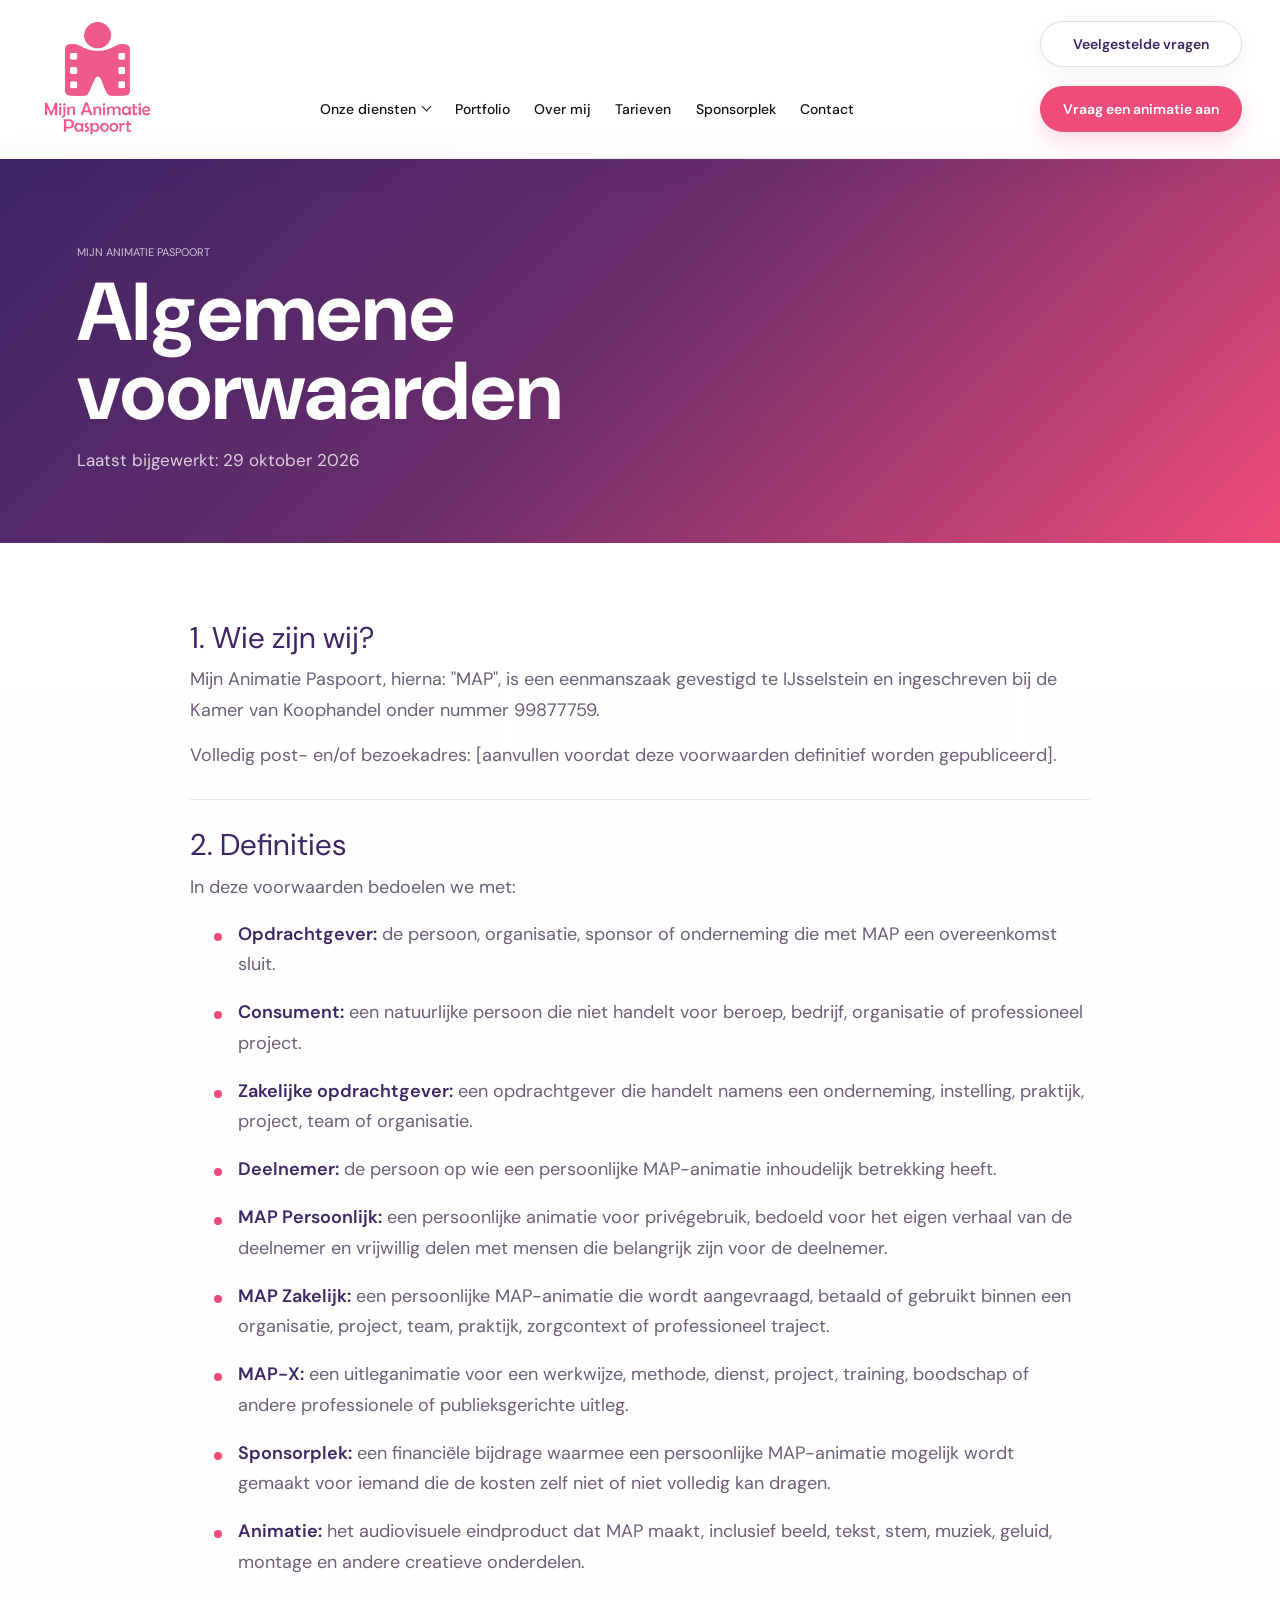
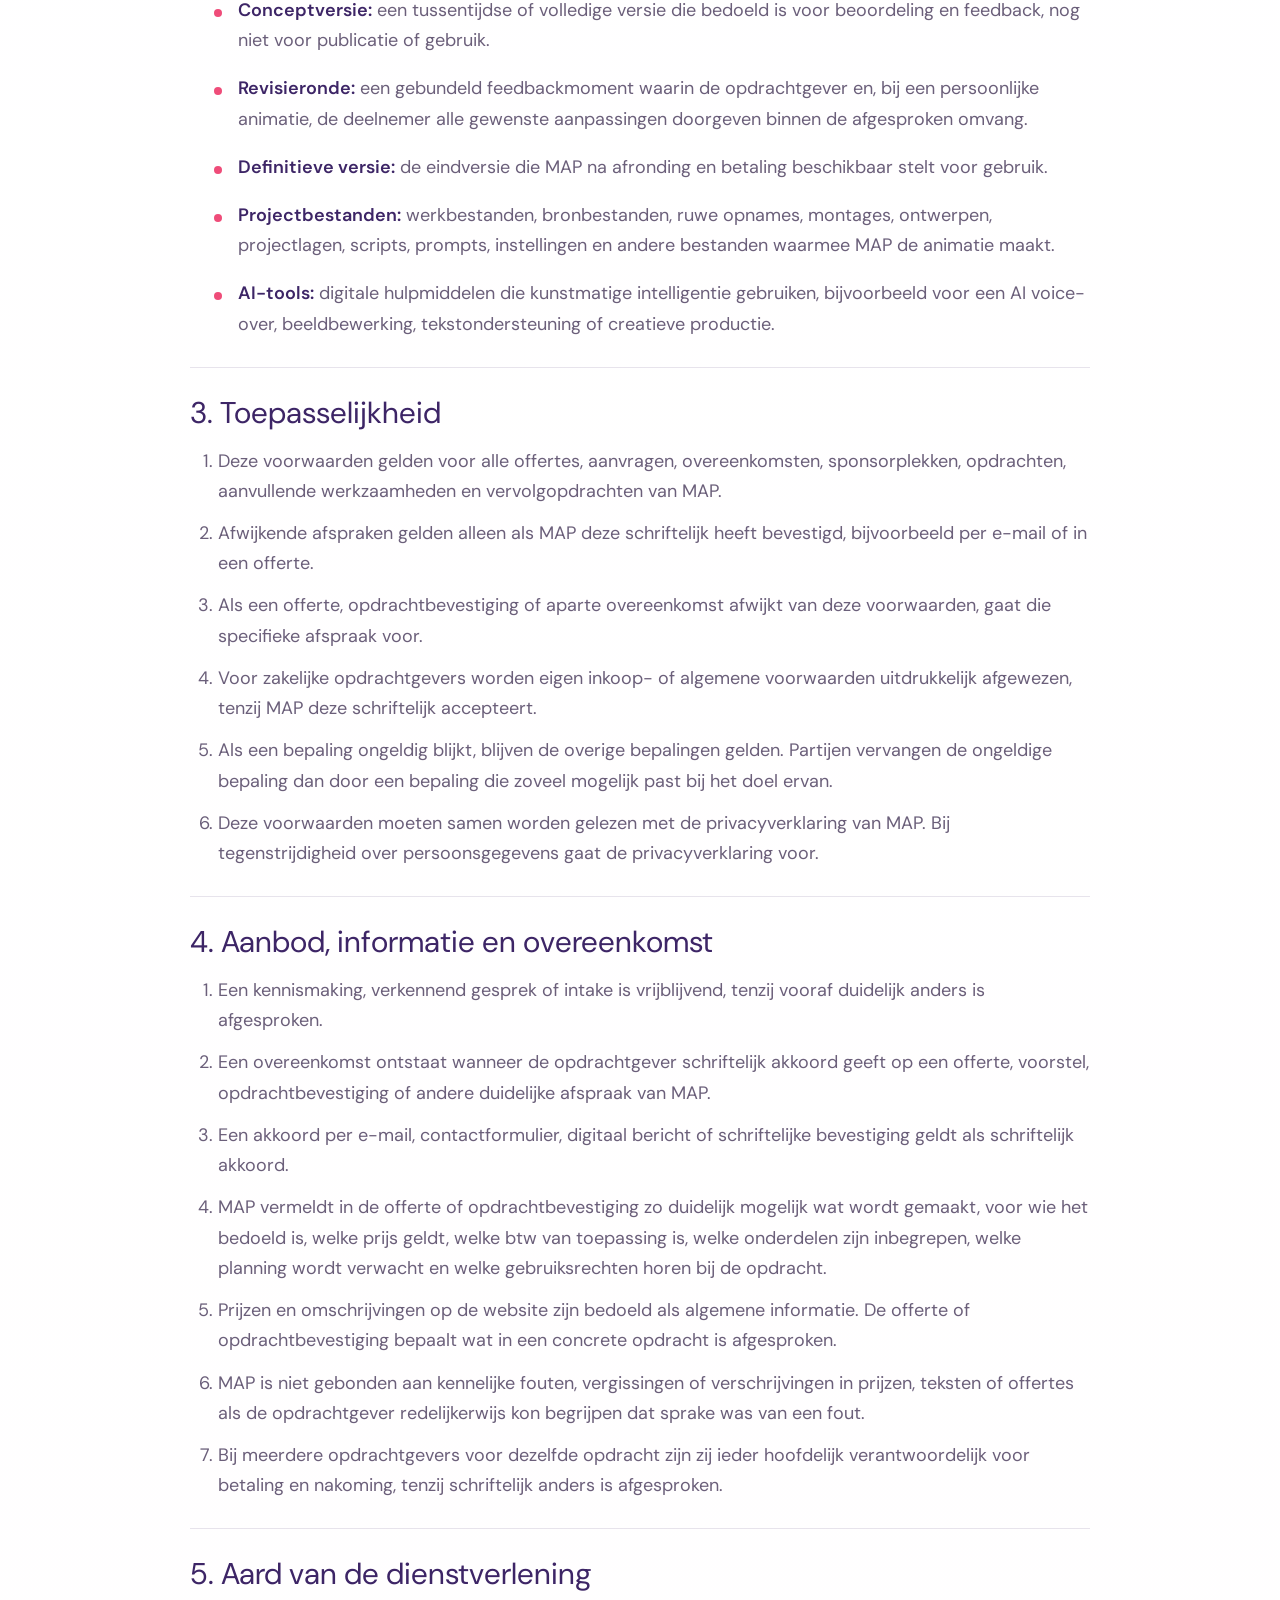
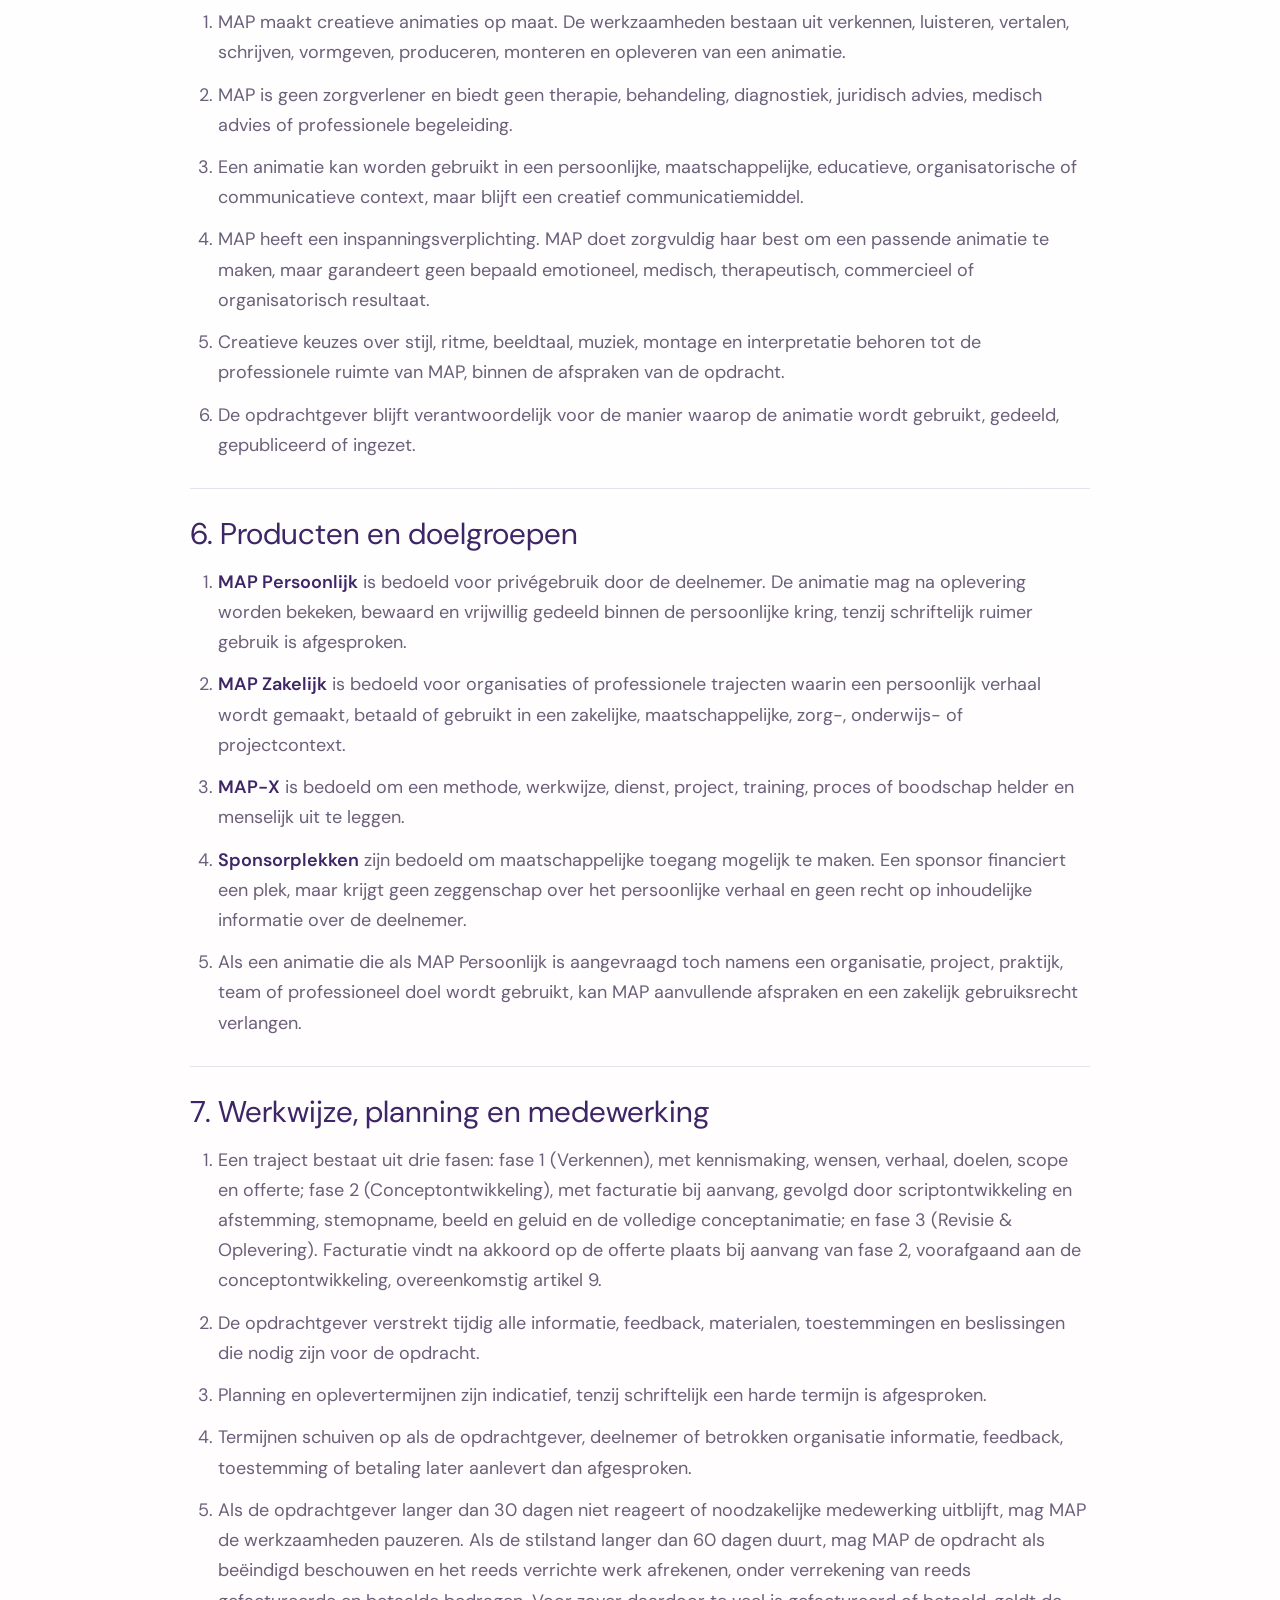
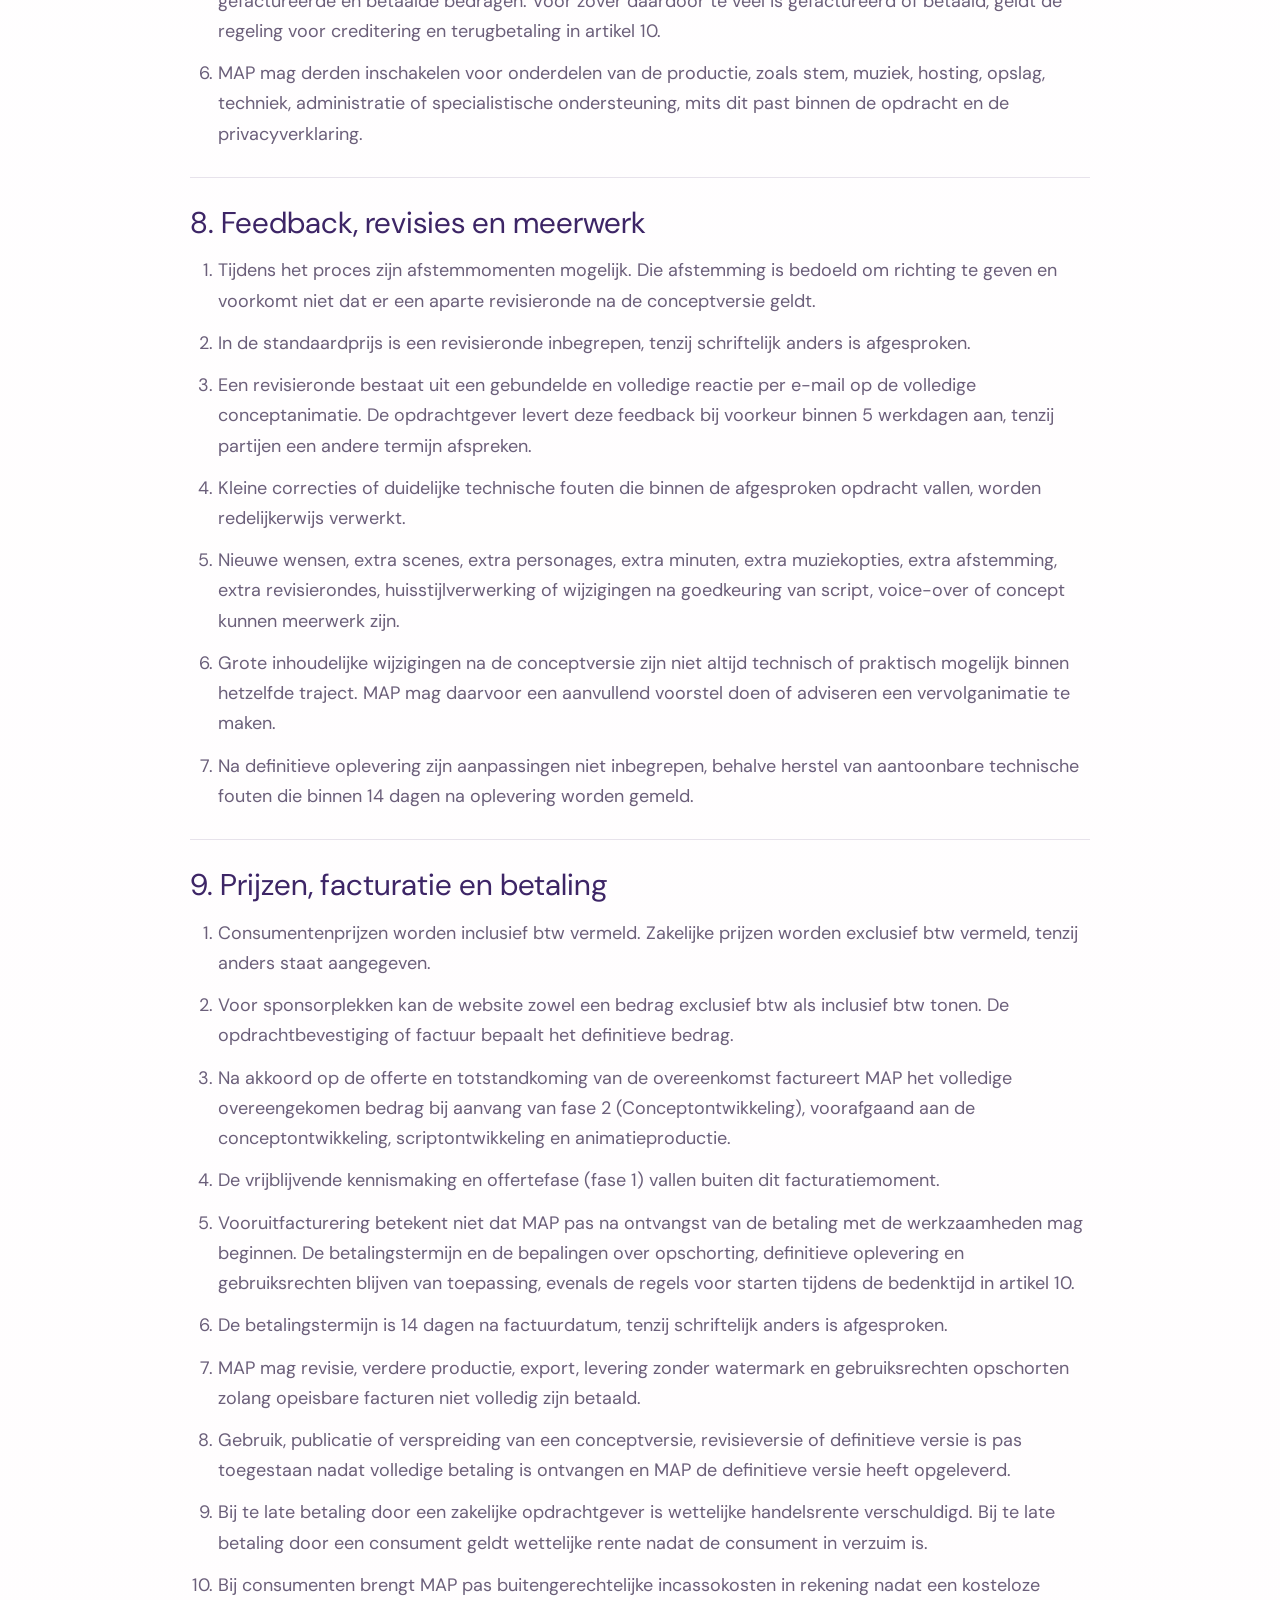
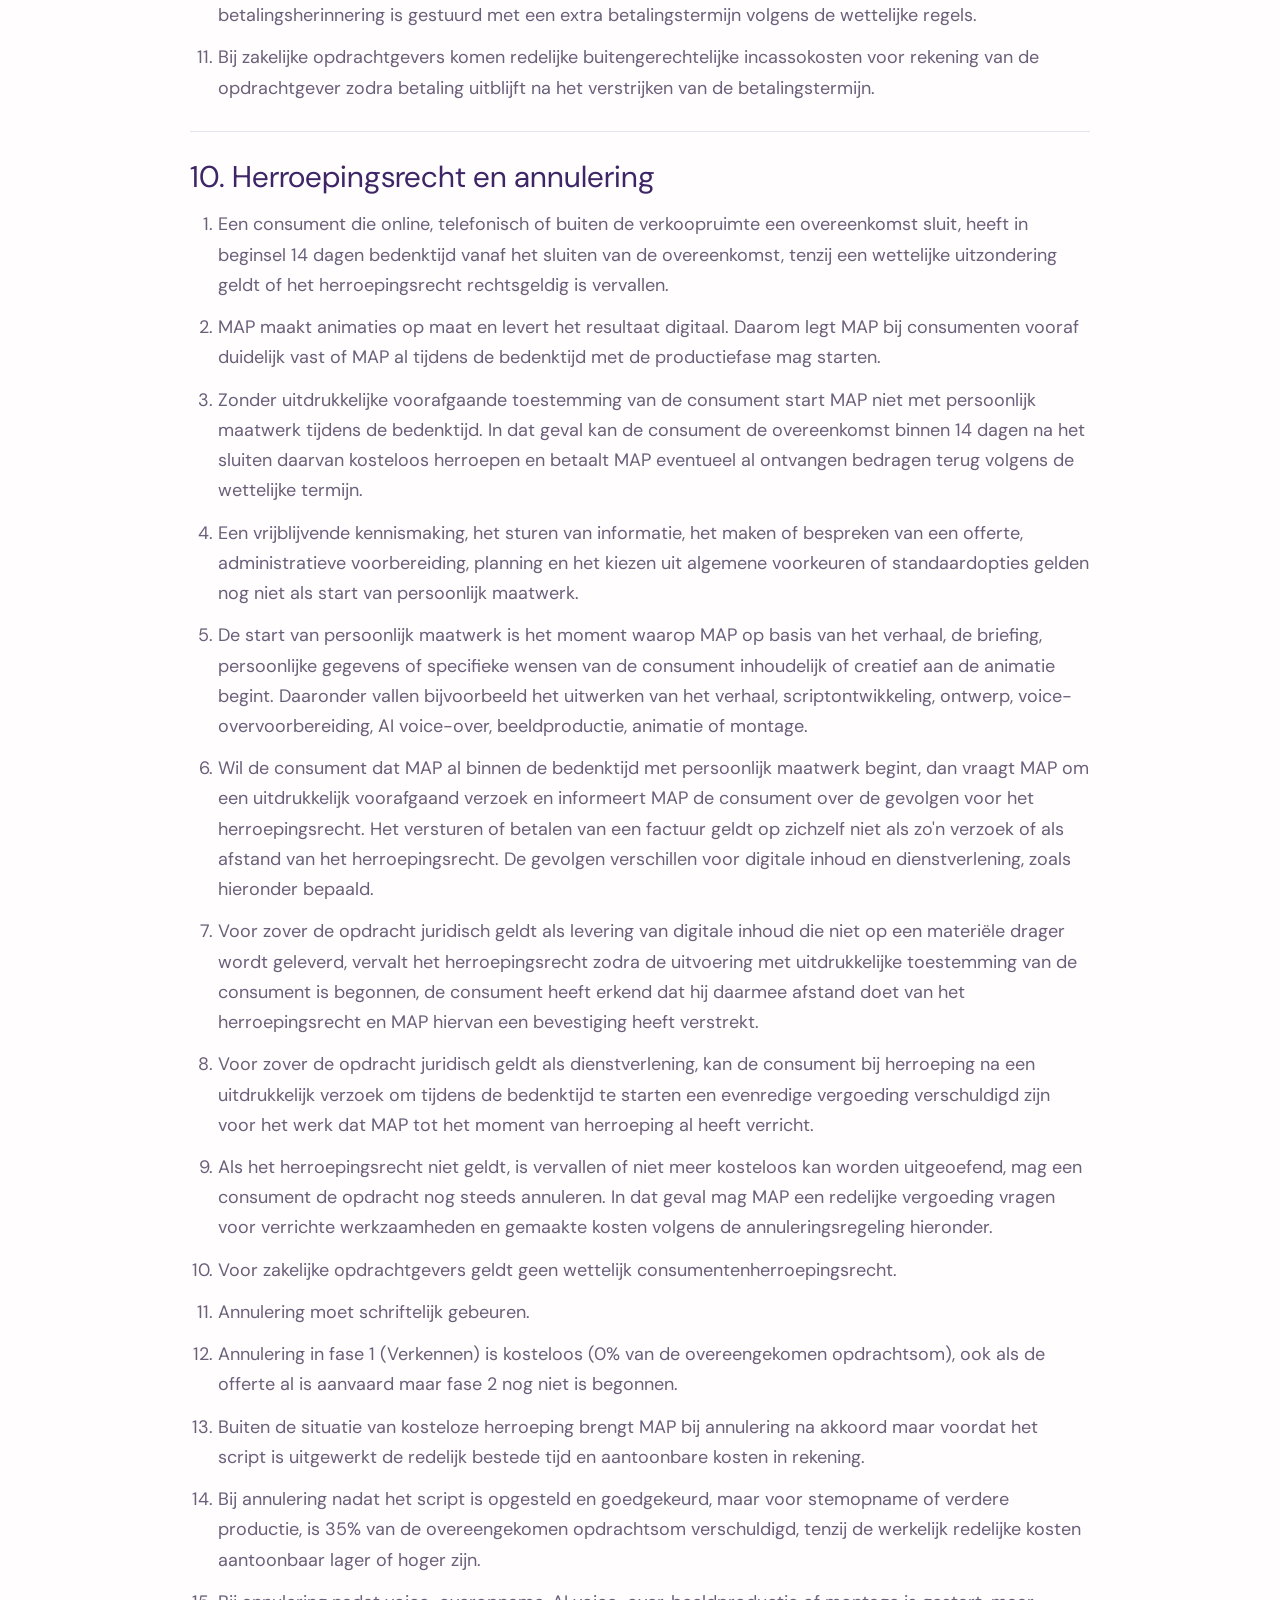
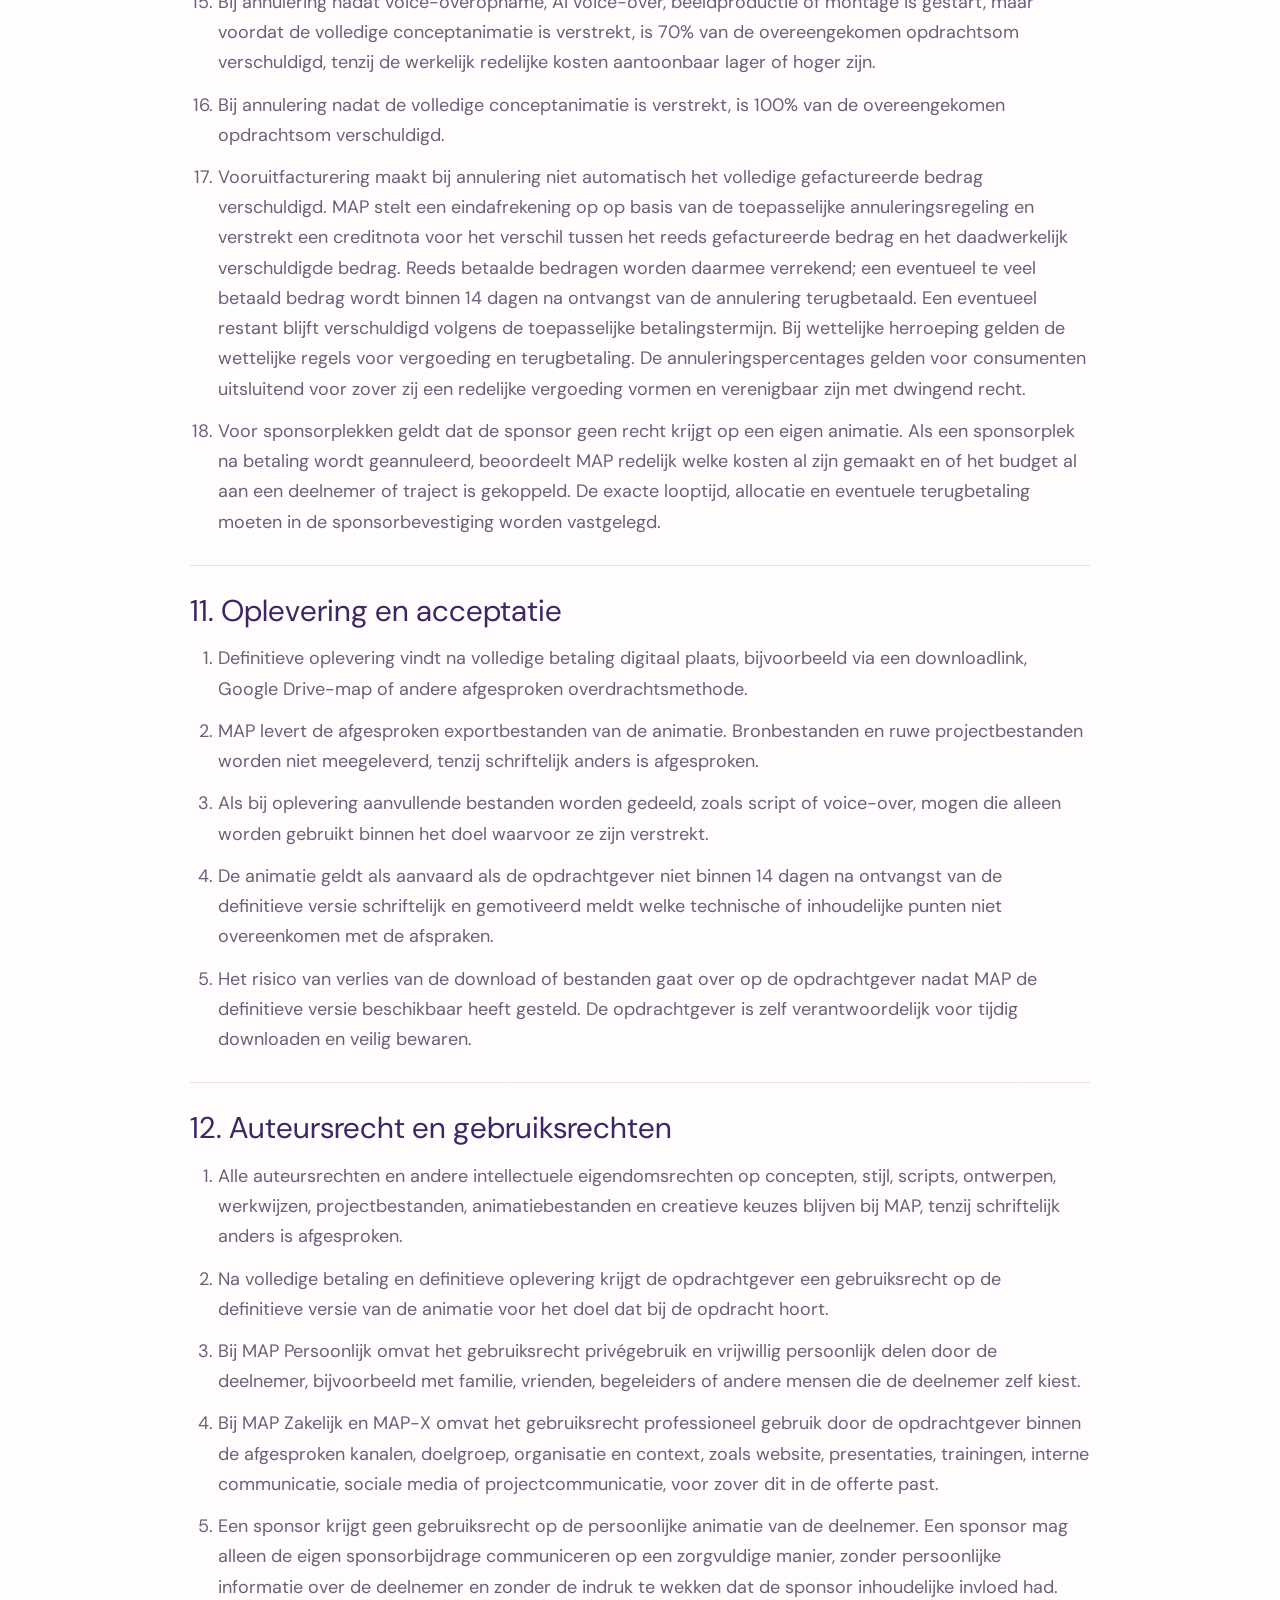
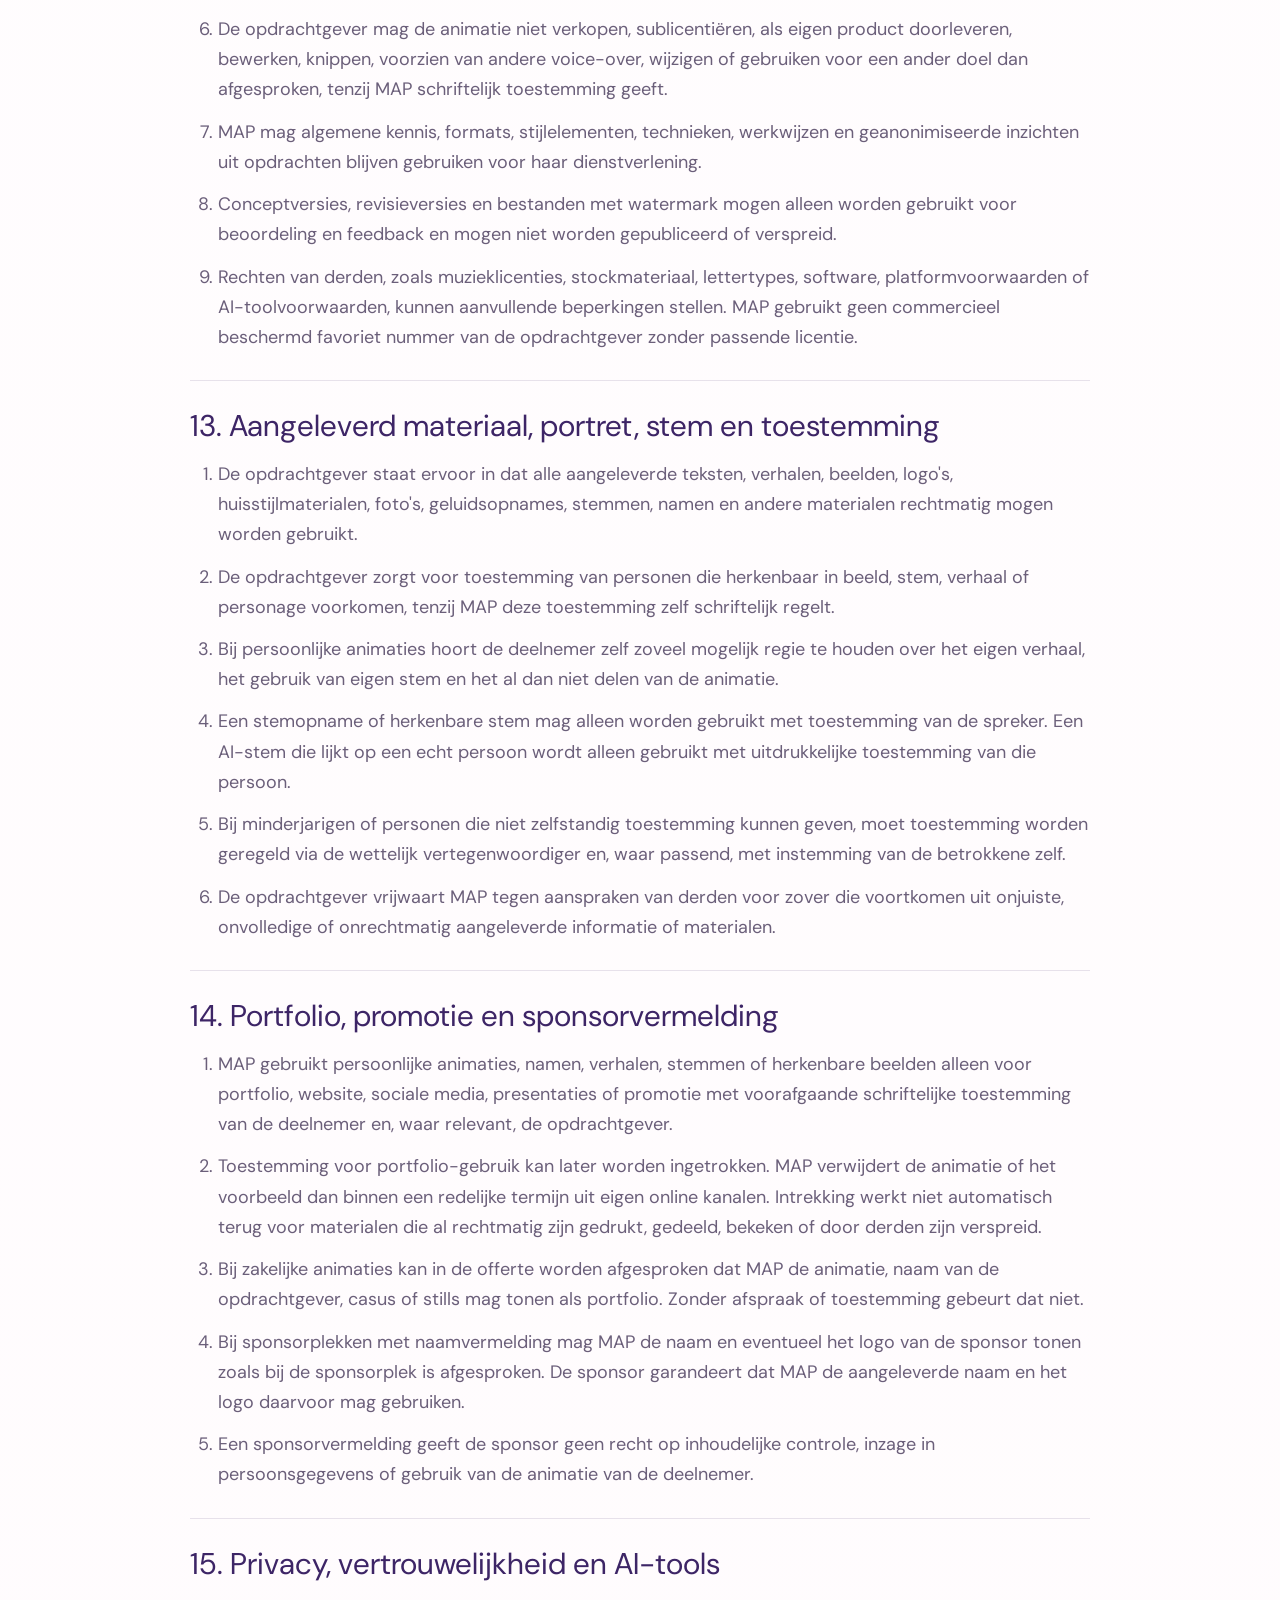
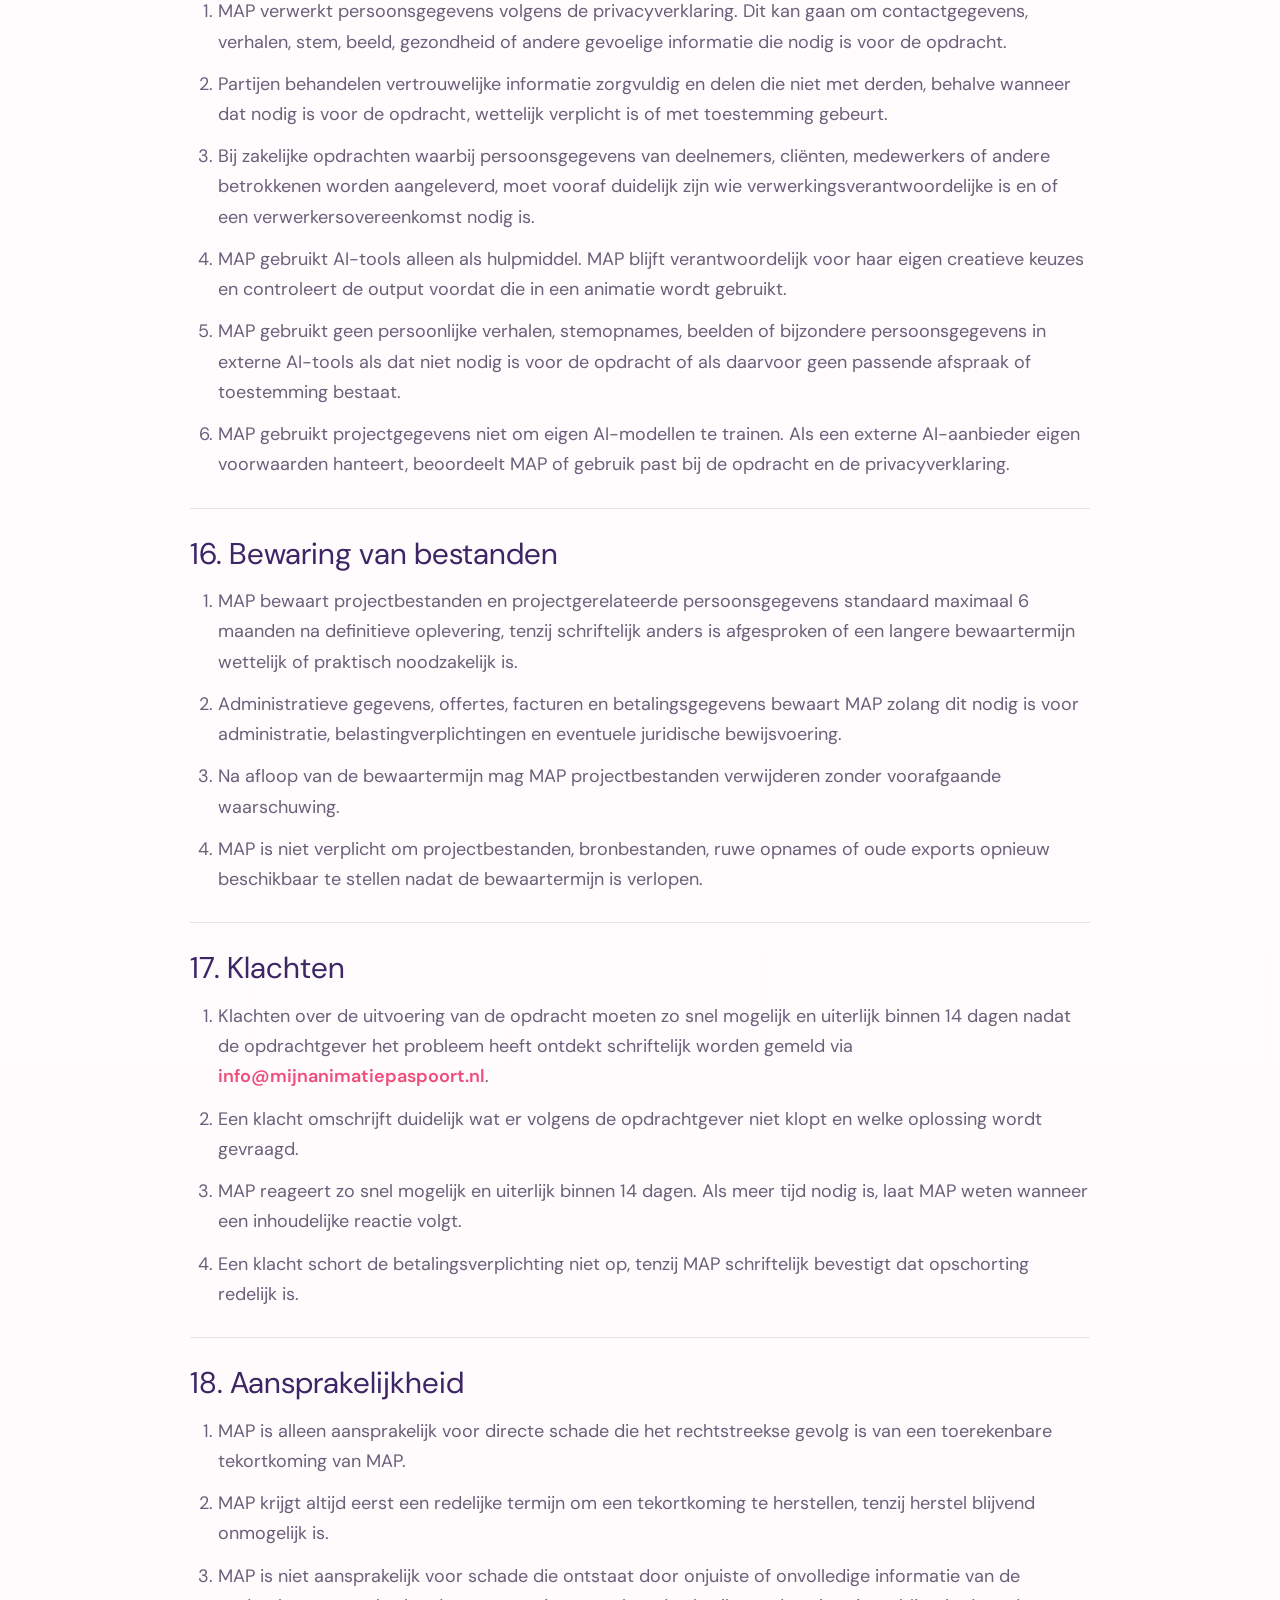
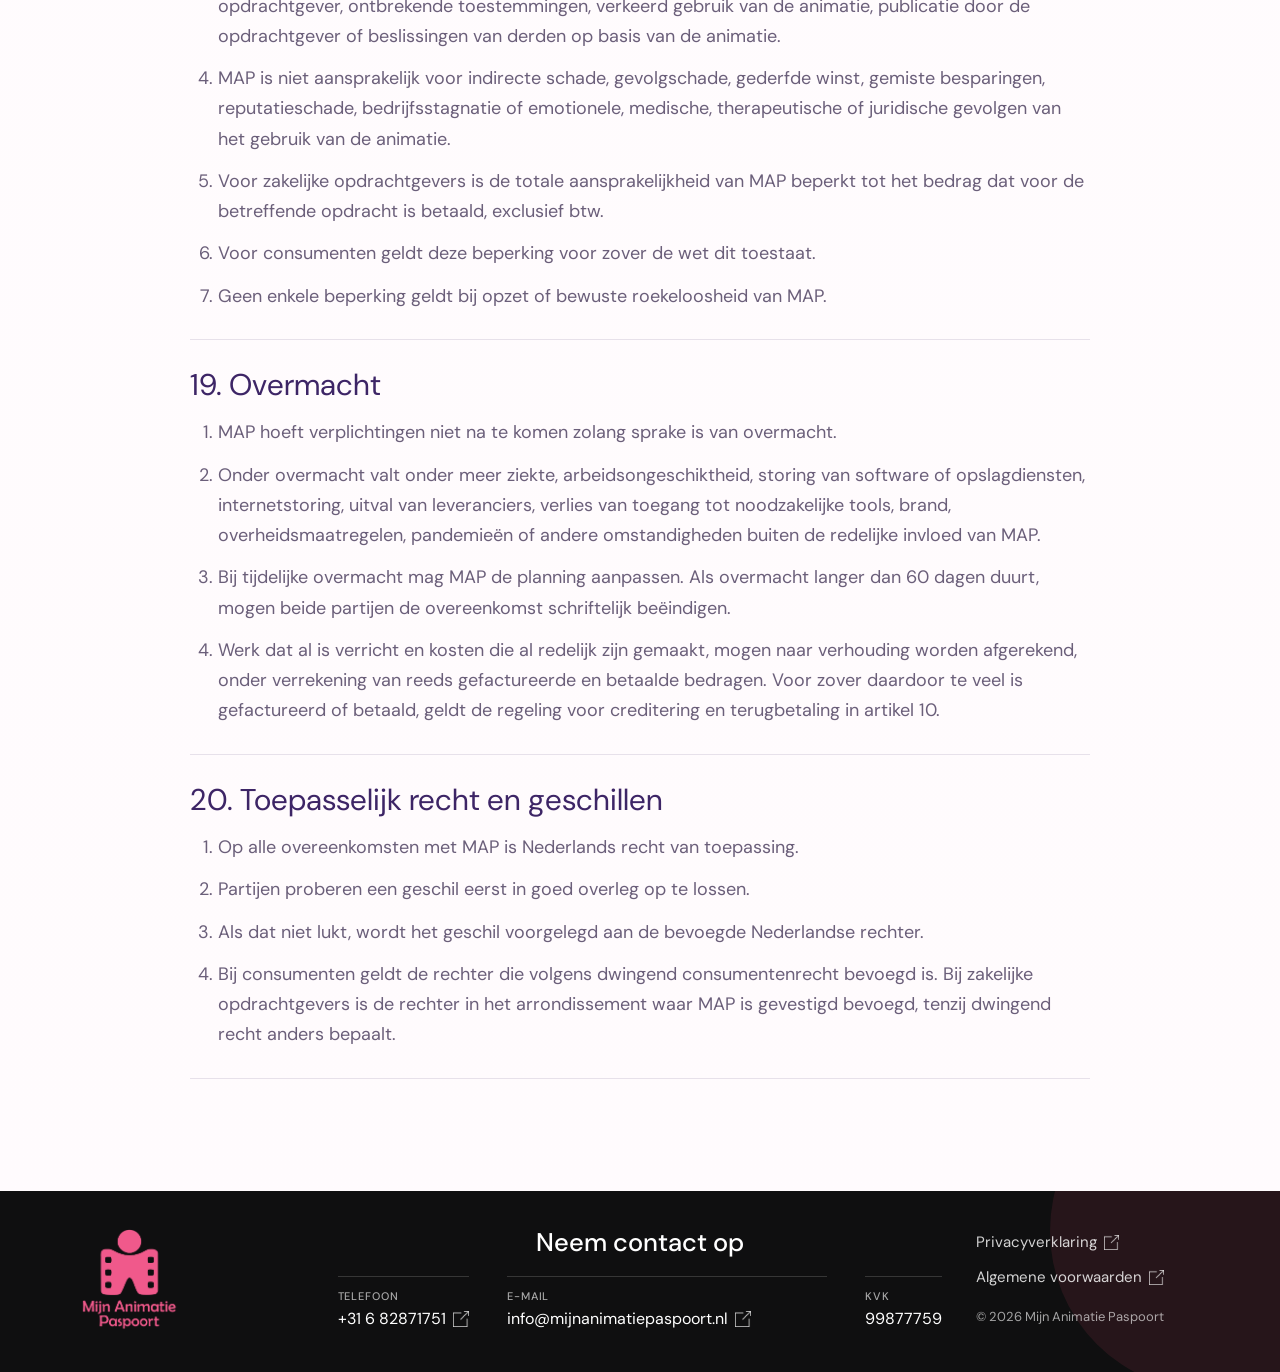
<file: algemene-voorwaarden.html>
<!DOCTYPE html>
<html lang="nl">
<head>
    <!-- Google Tag Manager -->
<script>(function(w,d,s,l,i){w[l]=w[l]||[];w[l].push({'gtm.start':
new Date().getTime(),event:'gtm.js'});var f=d.getElementsByTagName(s)[0],
j=d.createElement(s),dl=l!='dataLayer'?'&l='+l:'';j.async=true;j.src=
'https://www.googletagmanager.com/gtm.js?id='+i+dl;f.parentNode.insertBefore(j,f);
})(window,document,'script','dataLayer','GTM-MHHBWGMB');</script>
<!-- End Google Tag Manager -->
    <meta charset="UTF-8">
    <meta name="viewport" content="width=device-width, initial-scale=1.0">
    <title>Algemene voorwaarden | Mijn Animatie Paspoort</title>
    <link rel="preconnect" href="https://fonts.googleapis.com">
    <link rel="preconnect" href="https://fonts.gstatic.com" crossorigin>
    <link href="https://fonts.googleapis.com/css2?family=DM+Sans:opsz,wght@9..40,400;9..40,500;9..40,600&display=swap" rel="stylesheet">
    <link rel="stylesheet" href="style.css">
</head>
<body>
    <!-- Google Tag Manager (noscript) -->
<noscript><iframe src="https://www.googletagmanager.com/ns.html?id=GTM-MHHBWGMB"
height="0" width="0" style="display:none;visibility:hidden"></iframe></noscript>
<!-- End Google Tag Manager (noscript) -->
    <header class="site-header">
        <a class="brand" href="index.html">
            <img src="logo.png" alt="Mijn Animatie Paspoort">
        </a>

        <nav class="nav" id="site-nav" aria-label="Hoofdnavigatie">
            <div class="nav-dropdown">
                <button class="nav-dropdown-toggle" type="button" aria-haspopup="true" aria-expanded="false">
                    Onze diensten
                    <span aria-hidden="true"></span>
                </button>
                <div class="nav-dropdown-menu">
                    <a href="persoonlijke-animaties.html">Persoonlijke animaties (MAP)</a>
                    <a class="nav-mapx" href="uitleg-animaties.html">Uitleg animaties (MAP-X)</a>
                </div>
            </div>
            <a href="portfolio.html">Portfolio</a>
            <a href="over-mij.html">Over mij</a>
            <a href="tarieven.html">Tarieven</a>
            <a href="sponsorplek.html">Sponsorplek</a>
            <a href="contact.html">Contact</a>
            <a class="nav-cta" href="contact.html">Vraag een animatie aan</a>
        </nav>

        <div class="header-actions">
            <a class="header-button header-button-ghost" href="veelgestelde-vragen.html">Veelgestelde vragen</a>
            <button class="menu-button" type="button" aria-label="Menu" aria-controls="site-nav" aria-expanded="false">
                <span></span>
                <span></span>
                <span></span>
            </button>
        </div>
    </header>

    <main class="legal-page">
        <section class="legal-hero">
            <p class="section-label">Mijn Animatie Paspoort</p>
            <h1>Algemene voorwaarden</h1>
            <p>Laatst bijgewerkt: 29 oktober 2026</p>
        </section>

        <section class="legal-content" aria-label="Algemene voorwaarden">
            <article>
                <h2>1. Wie zijn wij?</h2>
                <p>Mijn Animatie Paspoort, hierna: "MAP", is een eenmanszaak gevestigd te IJsselstein en ingeschreven bij de Kamer van Koophandel onder nummer 99877759.</p>
                <p>Volledig post- en/of bezoekadres: [aanvullen voordat deze voorwaarden definitief worden gepubliceerd].</p>
            </article>

            <article>
                <h2>2. Definities</h2>
                <p>In deze voorwaarden bedoelen we met:</p>
                <ul class="legal-list">
                    <li><strong>Opdrachtgever:</strong> de persoon, organisatie, sponsor of onderneming die met MAP een overeenkomst sluit.</li>
                    <li><strong>Consument:</strong> een natuurlijke persoon die niet handelt voor beroep, bedrijf, organisatie of professioneel project.</li>
                    <li><strong>Zakelijke opdrachtgever:</strong> een opdrachtgever die handelt namens een onderneming, instelling, praktijk, project, team of organisatie.</li>
                    <li><strong>Deelnemer:</strong> de persoon op wie een persoonlijke MAP-animatie inhoudelijk betrekking heeft.</li>
                    <li><strong>MAP Persoonlijk:</strong> een persoonlijke animatie voor privégebruik, bedoeld voor het eigen verhaal van de deelnemer en vrijwillig delen met mensen die belangrijk zijn voor de deelnemer.</li>
                    <li><strong>MAP Zakelijk:</strong> een persoonlijke MAP-animatie die wordt aangevraagd, betaald of gebruikt binnen een organisatie, project, team, praktijk, zorgcontext of professioneel traject.</li>
                    <li><strong>MAP-X:</strong> een uitleganimatie voor een werkwijze, methode, dienst, project, training, boodschap of andere professionele of publieksgerichte uitleg.</li>
                    <li><strong>Sponsorplek:</strong> een financiële bijdrage waarmee een persoonlijke MAP-animatie mogelijk wordt gemaakt voor iemand die de kosten zelf niet of niet volledig kan dragen.</li>
                    <li><strong>Animatie:</strong> het audiovisuele eindproduct dat MAP maakt, inclusief beeld, tekst, stem, muziek, geluid, montage en andere creatieve onderdelen.</li>
                    <li><strong>Conceptversie:</strong> een tussentijdse of volledige versie die bedoeld is voor beoordeling en feedback, nog niet voor publicatie of gebruik.</li>
                    <li><strong>Revisieronde:</strong> een gebundeld feedbackmoment waarin de opdrachtgever en, bij een persoonlijke animatie, de deelnemer alle gewenste aanpassingen doorgeven binnen de afgesproken omvang.</li>
                    <li><strong>Definitieve versie:</strong> de eindversie die MAP na afronding en betaling beschikbaar stelt voor gebruik.</li>
                    <li><strong>Projectbestanden:</strong> werkbestanden, bronbestanden, ruwe opnames, montages, ontwerpen, projectlagen, scripts, prompts, instellingen en andere bestanden waarmee MAP de animatie maakt.</li>
                    <li><strong>AI-tools:</strong> digitale hulpmiddelen die kunstmatige intelligentie gebruiken, bijvoorbeeld voor een AI voice-over, beeldbewerking, tekstondersteuning of creatieve productie.</li>
                </ul>
            </article>

            <article>
                <h2>3. Toepasselijkheid</h2>
                <ol>
                    <li>Deze voorwaarden gelden voor alle offertes, aanvragen, overeenkomsten, sponsorplekken, opdrachten, aanvullende werkzaamheden en vervolgopdrachten van MAP.</li>
                    <li>Afwijkende afspraken gelden alleen als MAP deze schriftelijk heeft bevestigd, bijvoorbeeld per e-mail of in een offerte.</li>
                    <li>Als een offerte, opdrachtbevestiging of aparte overeenkomst afwijkt van deze voorwaarden, gaat die specifieke afspraak voor.</li>
                    <li>Voor zakelijke opdrachtgevers worden eigen inkoop- of algemene voorwaarden uitdrukkelijk afgewezen, tenzij MAP deze schriftelijk accepteert.</li>
                    <li>Als een bepaling ongeldig blijkt, blijven de overige bepalingen gelden. Partijen vervangen de ongeldige bepaling dan door een bepaling die zoveel mogelijk past bij het doel ervan.</li>
                    <li>Deze voorwaarden moeten samen worden gelezen met de privacyverklaring van MAP. Bij tegenstrijdigheid over persoonsgegevens gaat de privacyverklaring voor.</li>
                </ol>
            </article>

            <article>
                <h2>4. Aanbod, informatie en overeenkomst</h2>
                <ol>
                    <li>Een kennismaking, verkennend gesprek of intake is vrijblijvend, tenzij vooraf duidelijk anders is afgesproken.</li>
                    <li>Een overeenkomst ontstaat wanneer de opdrachtgever schriftelijk akkoord geeft op een offerte, voorstel, opdrachtbevestiging of andere duidelijke afspraak van MAP.</li>
                    <li>Een akkoord per e-mail, contactformulier, digitaal bericht of schriftelijke bevestiging geldt als schriftelijk akkoord.</li>
                    <li>MAP vermeldt in de offerte of opdrachtbevestiging zo duidelijk mogelijk wat wordt gemaakt, voor wie het bedoeld is, welke prijs geldt, welke btw van toepassing is, welke onderdelen zijn inbegrepen, welke planning wordt verwacht en welke gebruiksrechten horen bij de opdracht.</li>
                    <li>Prijzen en omschrijvingen op de website zijn bedoeld als algemene informatie. De offerte of opdrachtbevestiging bepaalt wat in een concrete opdracht is afgesproken.</li>
                    <li>MAP is niet gebonden aan kennelijke fouten, vergissingen of verschrijvingen in prijzen, teksten of offertes als de opdrachtgever redelijkerwijs kon begrijpen dat sprake was van een fout.</li>
                    <li>Bij meerdere opdrachtgevers voor dezelfde opdracht zijn zij ieder hoofdelijk verantwoordelijk voor betaling en nakoming, tenzij schriftelijk anders is afgesproken.</li>
                </ol>
            </article>

            <article>
                <h2>5. Aard van de dienstverlening</h2>
                <ol>
                    <li>MAP maakt creatieve animaties op maat. De werkzaamheden bestaan uit verkennen, luisteren, vertalen, schrijven, vormgeven, produceren, monteren en opleveren van een animatie.</li>
                    <li>MAP is geen zorgverlener en biedt geen therapie, behandeling, diagnostiek, juridisch advies, medisch advies of professionele begeleiding.</li>
                    <li>Een animatie kan worden gebruikt in een persoonlijke, maatschappelijke, educatieve, organisatorische of communicatieve context, maar blijft een creatief communicatiemiddel.</li>
                    <li>MAP heeft een inspanningsverplichting. MAP doet zorgvuldig haar best om een passende animatie te maken, maar garandeert geen bepaald emotioneel, medisch, therapeutisch, commercieel of organisatorisch resultaat.</li>
                    <li>Creatieve keuzes over stijl, ritme, beeldtaal, muziek, montage en interpretatie behoren tot de professionele ruimte van MAP, binnen de afspraken van de opdracht.</li>
                    <li>De opdrachtgever blijft verantwoordelijk voor de manier waarop de animatie wordt gebruikt, gedeeld, gepubliceerd of ingezet.</li>
                </ol>
            </article>

            <article>
                <h2>6. Producten en doelgroepen</h2>
                <ol>
                    <li><strong>MAP Persoonlijk</strong> is bedoeld voor privégebruik door de deelnemer. De animatie mag na oplevering worden bekeken, bewaard en vrijwillig gedeeld binnen de persoonlijke kring, tenzij schriftelijk ruimer gebruik is afgesproken.</li>
                    <li><strong>MAP Zakelijk</strong> is bedoeld voor organisaties of professionele trajecten waarin een persoonlijk verhaal wordt gemaakt, betaald of gebruikt in een zakelijke, maatschappelijke, zorg-, onderwijs- of projectcontext.</li>
                    <li><strong>MAP-X</strong> is bedoeld om een methode, werkwijze, dienst, project, training, proces of boodschap helder en menselijk uit te leggen.</li>
                    <li><strong>Sponsorplekken</strong> zijn bedoeld om maatschappelijke toegang mogelijk te maken. Een sponsor financiert een plek, maar krijgt geen zeggenschap over het persoonlijke verhaal en geen recht op inhoudelijke informatie over de deelnemer.</li>
                    <li>Als een animatie die als MAP Persoonlijk is aangevraagd toch namens een organisatie, project, praktijk, team of professioneel doel wordt gebruikt, kan MAP aanvullende afspraken en een zakelijk gebruiksrecht verlangen.</li>
                </ol>
            </article>

            <article>
                <h2>7. Werkwijze, planning en medewerking</h2>
                <ol>
                    <li>Een traject bestaat uit drie fasen: fase 1 (Verkennen), met kennismaking, wensen, verhaal, doelen, scope en offerte; fase 2 (Conceptontwikkeling), met facturatie bij aanvang, gevolgd door scriptontwikkeling en afstemming, stemopname, beeld en geluid en de volledige conceptanimatie; en fase 3 (Revisie &amp; Oplevering). Facturatie vindt na akkoord op de offerte plaats bij aanvang van fase 2, voorafgaand aan de conceptontwikkeling, overeenkomstig artikel 9.</li>
                    <li>De opdrachtgever verstrekt tijdig alle informatie, feedback, materialen, toestemmingen en beslissingen die nodig zijn voor de opdracht.</li>
                    <li>Planning en oplevertermijnen zijn indicatief, tenzij schriftelijk een harde termijn is afgesproken.</li>
                    <li>Termijnen schuiven op als de opdrachtgever, deelnemer of betrokken organisatie informatie, feedback, toestemming of betaling later aanlevert dan afgesproken.</li>
                    <li>Als de opdrachtgever langer dan 30 dagen niet reageert of noodzakelijke medewerking uitblijft, mag MAP de werkzaamheden pauzeren. Als de stilstand langer dan 60 dagen duurt, mag MAP de opdracht als beëindigd beschouwen en het reeds verrichte werk afrekenen, onder verrekening van reeds gefactureerde en betaalde bedragen. Voor zover daardoor te veel is gefactureerd of betaald, geldt de regeling voor creditering en terugbetaling in artikel 10.</li>
                    <li>MAP mag derden inschakelen voor onderdelen van de productie, zoals stem, muziek, hosting, opslag, techniek, administratie of specialistische ondersteuning, mits dit past binnen de opdracht en de privacyverklaring.</li>
                </ol>
            </article>

            <article>
                <h2>8. Feedback, revisies en meerwerk</h2>
                <ol>
                    <li>Tijdens het proces zijn afstemmomenten mogelijk. Die afstemming is bedoeld om richting te geven en voorkomt niet dat er een aparte revisieronde na de conceptversie geldt.</li>
                    <li>In de standaardprijs is een revisieronde inbegrepen, tenzij schriftelijk anders is afgesproken.</li>
                    <li>Een revisieronde bestaat uit een gebundelde en volledige reactie per e-mail op de volledige conceptanimatie. De opdrachtgever levert deze feedback bij voorkeur binnen 5 werkdagen aan, tenzij partijen een andere termijn afspreken.</li>
                    <li>Kleine correcties of duidelijke technische fouten die binnen de afgesproken opdracht vallen, worden redelijkerwijs verwerkt.</li>
                    <li>Nieuwe wensen, extra scenes, extra personages, extra minuten, extra muziekopties, extra afstemming, extra revisierondes, huisstijlverwerking of wijzigingen na goedkeuring van script, voice-over of concept kunnen meerwerk zijn.</li>
                    <li>Grote inhoudelijke wijzigingen na de conceptversie zijn niet altijd technisch of praktisch mogelijk binnen hetzelfde traject. MAP mag daarvoor een aanvullend voorstel doen of adviseren een vervolganimatie te maken.</li>
                    <li>Na definitieve oplevering zijn aanpassingen niet inbegrepen, behalve herstel van aantoonbare technische fouten die binnen 14 dagen na oplevering worden gemeld.</li>
                </ol>
            </article>

            <article>
                <h2>9. Prijzen, facturatie en betaling</h2>
                <ol>
                    <li>Consumentenprijzen worden inclusief btw vermeld. Zakelijke prijzen worden exclusief btw vermeld, tenzij anders staat aangegeven.</li>
                    <li>Voor sponsorplekken kan de website zowel een bedrag exclusief btw als inclusief btw tonen. De opdrachtbevestiging of factuur bepaalt het definitieve bedrag.</li>
                    <li>Na akkoord op de offerte en totstandkoming van de overeenkomst factureert MAP het volledige overeengekomen bedrag bij aanvang van fase 2 (Conceptontwikkeling), voorafgaand aan de conceptontwikkeling, scriptontwikkeling en animatieproductie.</li>
                    <li>De vrijblijvende kennismaking en offertefase (fase 1) vallen buiten dit facturatiemoment.</li>
                    <li>Vooruitfacturering betekent niet dat MAP pas na ontvangst van de betaling met de werkzaamheden mag beginnen. De betalingstermijn en de bepalingen over opschorting, definitieve oplevering en gebruiksrechten blijven van toepassing, evenals de regels voor starten tijdens de bedenktijd in artikel 10.</li>
                    <li>De betalingstermijn is 14 dagen na factuurdatum, tenzij schriftelijk anders is afgesproken.</li>
                    <li>MAP mag revisie, verdere productie, export, levering zonder watermark en gebruiksrechten opschorten zolang opeisbare facturen niet volledig zijn betaald.</li>
                    <li>Gebruik, publicatie of verspreiding van een conceptversie, revisieversie of definitieve versie is pas toegestaan nadat volledige betaling is ontvangen en MAP de definitieve versie heeft opgeleverd.</li>
                    <li>Bij te late betaling door een zakelijke opdrachtgever is wettelijke handelsrente verschuldigd. Bij te late betaling door een consument geldt wettelijke rente nadat de consument in verzuim is.</li>
                    <li>Bij consumenten brengt MAP pas buitengerechtelijke incassokosten in rekening nadat een kosteloze betalingsherinnering is gestuurd met een extra betalingstermijn volgens de wettelijke regels.</li>
                    <li>Bij zakelijke opdrachtgevers komen redelijke buitengerechtelijke incassokosten voor rekening van de opdrachtgever zodra betaling uitblijft na het verstrijken van de betalingstermijn.</li>
                </ol>
            </article>

            <article>
                <h2>10. Herroepingsrecht en annulering</h2>
                <ol>
                    <li>Een consument die online, telefonisch of buiten de verkoopruimte een overeenkomst sluit, heeft in beginsel 14 dagen bedenktijd vanaf het sluiten van de overeenkomst, tenzij een wettelijke uitzondering geldt of het herroepingsrecht rechtsgeldig is vervallen.</li>
                    <li>MAP maakt animaties op maat en levert het resultaat digitaal. Daarom legt MAP bij consumenten vooraf duidelijk vast of MAP al tijdens de bedenktijd met de productiefase mag starten.</li>
                    <li>Zonder uitdrukkelijke voorafgaande toestemming van de consument start MAP niet met persoonlijk maatwerk tijdens de bedenktijd. In dat geval kan de consument de overeenkomst binnen 14 dagen na het sluiten daarvan kosteloos herroepen en betaalt MAP eventueel al ontvangen bedragen terug volgens de wettelijke termijn.</li>
                    <li>Een vrijblijvende kennismaking, het sturen van informatie, het maken of bespreken van een offerte, administratieve voorbereiding, planning en het kiezen uit algemene voorkeuren of standaardopties gelden nog niet als start van persoonlijk maatwerk.</li>
                    <li>De start van persoonlijk maatwerk is het moment waarop MAP op basis van het verhaal, de briefing, persoonlijke gegevens of specifieke wensen van de consument inhoudelijk of creatief aan de animatie begint. Daaronder vallen bijvoorbeeld het uitwerken van het verhaal, scriptontwikkeling, ontwerp, voice-overvoorbereiding, AI voice-over, beeldproductie, animatie of montage.</li>
                    <li>Wil de consument dat MAP al binnen de bedenktijd met persoonlijk maatwerk begint, dan vraagt MAP om een uitdrukkelijk voorafgaand verzoek en informeert MAP de consument over de gevolgen voor het herroepingsrecht. Het versturen of betalen van een factuur geldt op zichzelf niet als zo'n verzoek of als afstand van het herroepingsrecht. De gevolgen verschillen voor digitale inhoud en dienstverlening, zoals hieronder bepaald.</li>
                    <li>Voor zover de opdracht juridisch geldt als levering van digitale inhoud die niet op een materiële drager wordt geleverd, vervalt het herroepingsrecht zodra de uitvoering met uitdrukkelijke toestemming van de consument is begonnen, de consument heeft erkend dat hij daarmee afstand doet van het herroepingsrecht en MAP hiervan een bevestiging heeft verstrekt.</li>
                    <li>Voor zover de opdracht juridisch geldt als dienstverlening, kan de consument bij herroeping na een uitdrukkelijk verzoek om tijdens de bedenktijd te starten een evenredige vergoeding verschuldigd zijn voor het werk dat MAP tot het moment van herroeping al heeft verricht.</li>
                    <li>Als het herroepingsrecht niet geldt, is vervallen of niet meer kosteloos kan worden uitgeoefend, mag een consument de opdracht nog steeds annuleren. In dat geval mag MAP een redelijke vergoeding vragen voor verrichte werkzaamheden en gemaakte kosten volgens de annuleringsregeling hieronder.</li>
                    <li>Voor zakelijke opdrachtgevers geldt geen wettelijk consumentenherroepingsrecht.</li>
                    <li>Annulering moet schriftelijk gebeuren.</li>
                    <li>Annulering in fase 1 (Verkennen) is kosteloos (0% van de overeengekomen opdrachtsom), ook als de offerte al is aanvaard maar fase 2 nog niet is begonnen.</li>
                    <li>Buiten de situatie van kosteloze herroeping brengt MAP bij annulering na akkoord maar voordat het script is uitgewerkt de redelijk bestede tijd en aantoonbare kosten in rekening.</li>
                    <li>Bij annulering nadat het script is opgesteld en goedgekeurd, maar voor stemopname of verdere productie, is 35% van de overeengekomen opdrachtsom verschuldigd, tenzij de werkelijk redelijke kosten aantoonbaar lager of hoger zijn.</li>
                    <li>Bij annulering nadat voice-overopname, AI voice-over, beeldproductie of montage is gestart, maar voordat de volledige conceptanimatie is verstrekt, is 70% van de overeengekomen opdrachtsom verschuldigd, tenzij de werkelijk redelijke kosten aantoonbaar lager of hoger zijn.</li>
                    <li>Bij annulering nadat de volledige conceptanimatie is verstrekt, is 100% van de overeengekomen opdrachtsom verschuldigd.</li>
                    <li>Vooruitfacturering maakt bij annulering niet automatisch het volledige gefactureerde bedrag verschuldigd. MAP stelt een eindafrekening op op basis van de toepasselijke annuleringsregeling en verstrekt een creditnota voor het verschil tussen het reeds gefactureerde bedrag en het daadwerkelijk verschuldigde bedrag. Reeds betaalde bedragen worden daarmee verrekend; een eventueel te veel betaald bedrag wordt binnen 14 dagen na ontvangst van de annulering terugbetaald. Een eventueel restant blijft verschuldigd volgens de toepasselijke betalingstermijn. Bij wettelijke herroeping gelden de wettelijke regels voor vergoeding en terugbetaling. De annuleringspercentages gelden voor consumenten uitsluitend voor zover zij een redelijke vergoeding vormen en verenigbaar zijn met dwingend recht.</li>
                    <li>Voor sponsorplekken geldt dat de sponsor geen recht krijgt op een eigen animatie. Als een sponsorplek na betaling wordt geannuleerd, beoordeelt MAP redelijk welke kosten al zijn gemaakt en of het budget al aan een deelnemer of traject is gekoppeld. De exacte looptijd, allocatie en eventuele terugbetaling moeten in de sponsorbevestiging worden vastgelegd.</li>
                </ol>
            </article>

            <article>
                <h2>11. Oplevering en acceptatie</h2>
                <ol>
                    <li>Definitieve oplevering vindt na volledige betaling digitaal plaats, bijvoorbeeld via een downloadlink, Google Drive-map of andere afgesproken overdrachtsmethode.</li>
                    <li>MAP levert de afgesproken exportbestanden van de animatie. Bronbestanden en ruwe projectbestanden worden niet meegeleverd, tenzij schriftelijk anders is afgesproken.</li>
                    <li>Als bij oplevering aanvullende bestanden worden gedeeld, zoals script of voice-over, mogen die alleen worden gebruikt binnen het doel waarvoor ze zijn verstrekt.</li>
                    <li>De animatie geldt als aanvaard als de opdrachtgever niet binnen 14 dagen na ontvangst van de definitieve versie schriftelijk en gemotiveerd meldt welke technische of inhoudelijke punten niet overeenkomen met de afspraken.</li>
                    <li>Het risico van verlies van de download of bestanden gaat over op de opdrachtgever nadat MAP de definitieve versie beschikbaar heeft gesteld. De opdrachtgever is zelf verantwoordelijk voor tijdig downloaden en veilig bewaren.</li>
                </ol>
            </article>

            <article>
                <h2>12. Auteursrecht en gebruiksrechten</h2>
                <ol>
                    <li>Alle auteursrechten en andere intellectuele eigendomsrechten op concepten, stijl, scripts, ontwerpen, werkwijzen, projectbestanden, animatiebestanden en creatieve keuzes blijven bij MAP, tenzij schriftelijk anders is afgesproken.</li>
                    <li>Na volledige betaling en definitieve oplevering krijgt de opdrachtgever een gebruiksrecht op de definitieve versie van de animatie voor het doel dat bij de opdracht hoort.</li>
                    <li>Bij MAP Persoonlijk omvat het gebruiksrecht privégebruik en vrijwillig persoonlijk delen door de deelnemer, bijvoorbeeld met familie, vrienden, begeleiders of andere mensen die de deelnemer zelf kiest.</li>
                    <li>Bij MAP Zakelijk en MAP-X omvat het gebruiksrecht professioneel gebruik door de opdrachtgever binnen de afgesproken kanalen, doelgroep, organisatie en context, zoals website, presentaties, trainingen, interne communicatie, sociale media of projectcommunicatie, voor zover dit in de offerte past.</li>
                    <li>Een sponsor krijgt geen gebruiksrecht op de persoonlijke animatie van de deelnemer. Een sponsor mag alleen de eigen sponsorbijdrage communiceren op een zorgvuldige manier, zonder persoonlijke informatie over de deelnemer en zonder de indruk te wekken dat de sponsor inhoudelijke invloed had.</li>
                    <li>De opdrachtgever mag de animatie niet verkopen, sublicentiëren, als eigen product doorleveren, bewerken, knippen, voorzien van andere voice-over, wijzigen of gebruiken voor een ander doel dan afgesproken, tenzij MAP schriftelijk toestemming geeft.</li>
                    <li>MAP mag algemene kennis, formats, stijlelementen, technieken, werkwijzen en geanonimiseerde inzichten uit opdrachten blijven gebruiken voor haar dienstverlening.</li>
                    <li>Conceptversies, revisieversies en bestanden met watermark mogen alleen worden gebruikt voor beoordeling en feedback en mogen niet worden gepubliceerd of verspreid.</li>
                    <li>Rechten van derden, zoals muzieklicenties, stockmateriaal, lettertypes, software, platformvoorwaarden of AI-toolvoorwaarden, kunnen aanvullende beperkingen stellen. MAP gebruikt geen commercieel beschermd favoriet nummer van de opdrachtgever zonder passende licentie.</li>
                </ol>
            </article>

            <article>
                <h2>13. Aangeleverd materiaal, portret, stem en toestemming</h2>
                <ol>
                    <li>De opdrachtgever staat ervoor in dat alle aangeleverde teksten, verhalen, beelden, logo's, huisstijlmaterialen, foto's, geluidsopnames, stemmen, namen en andere materialen rechtmatig mogen worden gebruikt.</li>
                    <li>De opdrachtgever zorgt voor toestemming van personen die herkenbaar in beeld, stem, verhaal of personage voorkomen, tenzij MAP deze toestemming zelf schriftelijk regelt.</li>
                    <li>Bij persoonlijke animaties hoort de deelnemer zelf zoveel mogelijk regie te houden over het eigen verhaal, het gebruik van eigen stem en het al dan niet delen van de animatie.</li>
                    <li>Een stemopname of herkenbare stem mag alleen worden gebruikt met toestemming van de spreker. Een AI-stem die lijkt op een echt persoon wordt alleen gebruikt met uitdrukkelijke toestemming van die persoon.</li>
                    <li>Bij minderjarigen of personen die niet zelfstandig toestemming kunnen geven, moet toestemming worden geregeld via de wettelijk vertegenwoordiger en, waar passend, met instemming van de betrokkene zelf.</li>
                    <li>De opdrachtgever vrijwaart MAP tegen aanspraken van derden voor zover die voortkomen uit onjuiste, onvolledige of onrechtmatig aangeleverde informatie of materialen.</li>
                </ol>
            </article>

            <article>
                <h2>14. Portfolio, promotie en sponsorvermelding</h2>
                <ol>
                    <li>MAP gebruikt persoonlijke animaties, namen, verhalen, stemmen of herkenbare beelden alleen voor portfolio, website, sociale media, presentaties of promotie met voorafgaande schriftelijke toestemming van de deelnemer en, waar relevant, de opdrachtgever.</li>
                    <li>Toestemming voor portfolio-gebruik kan later worden ingetrokken. MAP verwijdert de animatie of het voorbeeld dan binnen een redelijke termijn uit eigen online kanalen. Intrekking werkt niet automatisch terug voor materialen die al rechtmatig zijn gedrukt, gedeeld, bekeken of door derden zijn verspreid.</li>
                    <li>Bij zakelijke animaties kan in de offerte worden afgesproken dat MAP de animatie, naam van de opdrachtgever, casus of stills mag tonen als portfolio. Zonder afspraak of toestemming gebeurt dat niet.</li>
                    <li>Bij sponsorplekken met naamvermelding mag MAP de naam en eventueel het logo van de sponsor tonen zoals bij de sponsorplek is afgesproken. De sponsor garandeert dat MAP de aangeleverde naam en het logo daarvoor mag gebruiken.</li>
                    <li>Een sponsorvermelding geeft de sponsor geen recht op inhoudelijke controle, inzage in persoonsgegevens of gebruik van de animatie van de deelnemer.</li>
                </ol>
            </article>

            <article>
                <h2>15. Privacy, vertrouwelijkheid en AI-tools</h2>
                <ol>
                    <li>MAP verwerkt persoonsgegevens volgens de privacyverklaring. Dit kan gaan om contactgegevens, verhalen, stem, beeld, gezondheid of andere gevoelige informatie die nodig is voor de opdracht.</li>
                    <li>Partijen behandelen vertrouwelijke informatie zorgvuldig en delen die niet met derden, behalve wanneer dat nodig is voor de opdracht, wettelijk verplicht is of met toestemming gebeurt.</li>
                    <li>Bij zakelijke opdrachten waarbij persoonsgegevens van deelnemers, cliënten, medewerkers of andere betrokkenen worden aangeleverd, moet vooraf duidelijk zijn wie verwerkingsverantwoordelijke is en of een verwerkersovereenkomst nodig is.</li>
                    <li>MAP gebruikt AI-tools alleen als hulpmiddel. MAP blijft verantwoordelijk voor haar eigen creatieve keuzes en controleert de output voordat die in een animatie wordt gebruikt.</li>
                    <li>MAP gebruikt geen persoonlijke verhalen, stemopnames, beelden of bijzondere persoonsgegevens in externe AI-tools als dat niet nodig is voor de opdracht of als daarvoor geen passende afspraak of toestemming bestaat.</li>
                    <li>MAP gebruikt projectgegevens niet om eigen AI-modellen te trainen. Als een externe AI-aanbieder eigen voorwaarden hanteert, beoordeelt MAP of gebruik past bij de opdracht en de privacyverklaring.</li>
                </ol>
            </article>

            <article>
                <h2>16. Bewaring van bestanden</h2>
                <ol>
                    <li>MAP bewaart projectbestanden en projectgerelateerde persoonsgegevens standaard maximaal 6 maanden na definitieve oplevering, tenzij schriftelijk anders is afgesproken of een langere bewaartermijn wettelijk of praktisch noodzakelijk is.</li>
                    <li>Administratieve gegevens, offertes, facturen en betalingsgegevens bewaart MAP zolang dit nodig is voor administratie, belastingverplichtingen en eventuele juridische bewijsvoering.</li>
                    <li>Na afloop van de bewaartermijn mag MAP projectbestanden verwijderen zonder voorafgaande waarschuwing.</li>
                    <li>MAP is niet verplicht om projectbestanden, bronbestanden, ruwe opnames of oude exports opnieuw beschikbaar te stellen nadat de bewaartermijn is verlopen.</li>
                </ol>
            </article>

            <article>
                <h2>17. Klachten</h2>
                <ol>
                    <li>Klachten over de uitvoering van de opdracht moeten zo snel mogelijk en uiterlijk binnen 14 dagen nadat de opdrachtgever het probleem heeft ontdekt schriftelijk worden gemeld via <a href="mailto:info@mijnanimatiepaspoort.nl">info@mijnanimatiepaspoort.nl</a>.</li>
                    <li>Een klacht omschrijft duidelijk wat er volgens de opdrachtgever niet klopt en welke oplossing wordt gevraagd.</li>
                    <li>MAP reageert zo snel mogelijk en uiterlijk binnen 14 dagen. Als meer tijd nodig is, laat MAP weten wanneer een inhoudelijke reactie volgt.</li>
                    <li>Een klacht schort de betalingsverplichting niet op, tenzij MAP schriftelijk bevestigt dat opschorting redelijk is.</li>
                </ol>
            </article>

            <article>
                <h2>18. Aansprakelijkheid</h2>
                <ol>
                    <li>MAP is alleen aansprakelijk voor directe schade die het rechtstreekse gevolg is van een toerekenbare tekortkoming van MAP.</li>
                    <li>MAP krijgt altijd eerst een redelijke termijn om een tekortkoming te herstellen, tenzij herstel blijvend onmogelijk is.</li>
                    <li>MAP is niet aansprakelijk voor schade die ontstaat door onjuiste of onvolledige informatie van de opdrachtgever, ontbrekende toestemmingen, verkeerd gebruik van de animatie, publicatie door de opdrachtgever of beslissingen van derden op basis van de animatie.</li>
                    <li>MAP is niet aansprakelijk voor indirecte schade, gevolgschade, gederfde winst, gemiste besparingen, reputatieschade, bedrijfsstagnatie of emotionele, medische, therapeutische of juridische gevolgen van het gebruik van de animatie.</li>
                    <li>Voor zakelijke opdrachtgevers is de totale aansprakelijkheid van MAP beperkt tot het bedrag dat voor de betreffende opdracht is betaald, exclusief btw.</li>
                    <li>Voor consumenten geldt deze beperking voor zover de wet dit toestaat.</li>
                    <li>Geen enkele beperking geldt bij opzet of bewuste roekeloosheid van MAP.</li>
                </ol>
            </article>

            <article>
                <h2>19. Overmacht</h2>
                <ol>
                    <li>MAP hoeft verplichtingen niet na te komen zolang sprake is van overmacht.</li>
                    <li>Onder overmacht valt onder meer ziekte, arbeidsongeschiktheid, storing van software of opslagdiensten, internetstoring, uitval van leveranciers, verlies van toegang tot noodzakelijke tools, brand, overheidsmaatregelen, pandemieën of andere omstandigheden buiten de redelijke invloed van MAP.</li>
                    <li>Bij tijdelijke overmacht mag MAP de planning aanpassen. Als overmacht langer dan 60 dagen duurt, mogen beide partijen de overeenkomst schriftelijk beëindigen.</li>
                    <li>Werk dat al is verricht en kosten die al redelijk zijn gemaakt, mogen naar verhouding worden afgerekend, onder verrekening van reeds gefactureerde en betaalde bedragen. Voor zover daardoor te veel is gefactureerd of betaald, geldt de regeling voor creditering en terugbetaling in artikel 10.</li>
                </ol>
            </article>

            <article>
                <h2>20. Toepasselijk recht en geschillen</h2>
                <ol>
                    <li>Op alle overeenkomsten met MAP is Nederlands recht van toepassing.</li>
                    <li>Partijen proberen een geschil eerst in goed overleg op te lossen.</li>
                    <li>Als dat niet lukt, wordt het geschil voorgelegd aan de bevoegde Nederlandse rechter.</li>
                    <li>Bij consumenten geldt de rechter die volgens dwingend consumentenrecht bevoegd is. Bij zakelijke opdrachtgevers is de rechter in het arrondissement waar MAP is gevestigd bevoegd, tenzij dwingend recht anders bepaalt.</li>
                </ol>
            </article>
        </section>

        <footer class="site-footer" id="contact">
            <div class="footer-brand">
                <img src="logo.png" alt="Mijn Animatie Paspoort">
            </div>

            <div class="footer-contact">
                <h2>Neem contact op</h2>

                <dl>
                    <div>
                        <dt>Telefoon</dt>
                        <dd><a href="tel:+31682871751">+31 6 82871751</a></dd>
                    </div>
                    <div>
                        <dt>E-mail</dt>
                        <dd><a href="mailto:info@mijnanimatiepaspoort.nl">info@mijnanimatiepaspoort.nl</a></dd>
                    </div>
                    <div>
                        <dt>KVK</dt>
                        <dd>99877759</dd>
                    </div>
                </dl>
            </div>

            <div class="footer-bottom">
                <nav class="footer-links" aria-label="Footer links">
                    <a href="privacyverklaring.html" target="_blank" rel="noopener noreferrer">Privacyverklaring</a>
                    <a href="algemene-voorwaarden.html" target="_blank" rel="noopener noreferrer">Algemene voorwaarden</a>
                </nav>
                <p>&copy; 2026 Mijn Animatie Paspoort</p>
            </div>
        </footer>
    </main>

    <script>
        const siteHeader = document.querySelector(".site-header");
        const menuButton = document.querySelector(".menu-button");
        const navLinks = document.querySelectorAll(".nav a");

        function setMenuOpen(isOpen) {
            if (!siteHeader || !menuButton) {
                return;
            }

            siteHeader.classList.toggle("is-menu-open", isOpen);
            menuButton.setAttribute("aria-expanded", String(isOpen));
        }

        if (menuButton) {
            menuButton.addEventListener("click", () => {
                setMenuOpen(!siteHeader.classList.contains("is-menu-open"));
            });
        }

        navLinks.forEach((link) => {
            link.addEventListener("click", () => setMenuOpen(false));
        });
    </script>
</body>
</html>
</file>
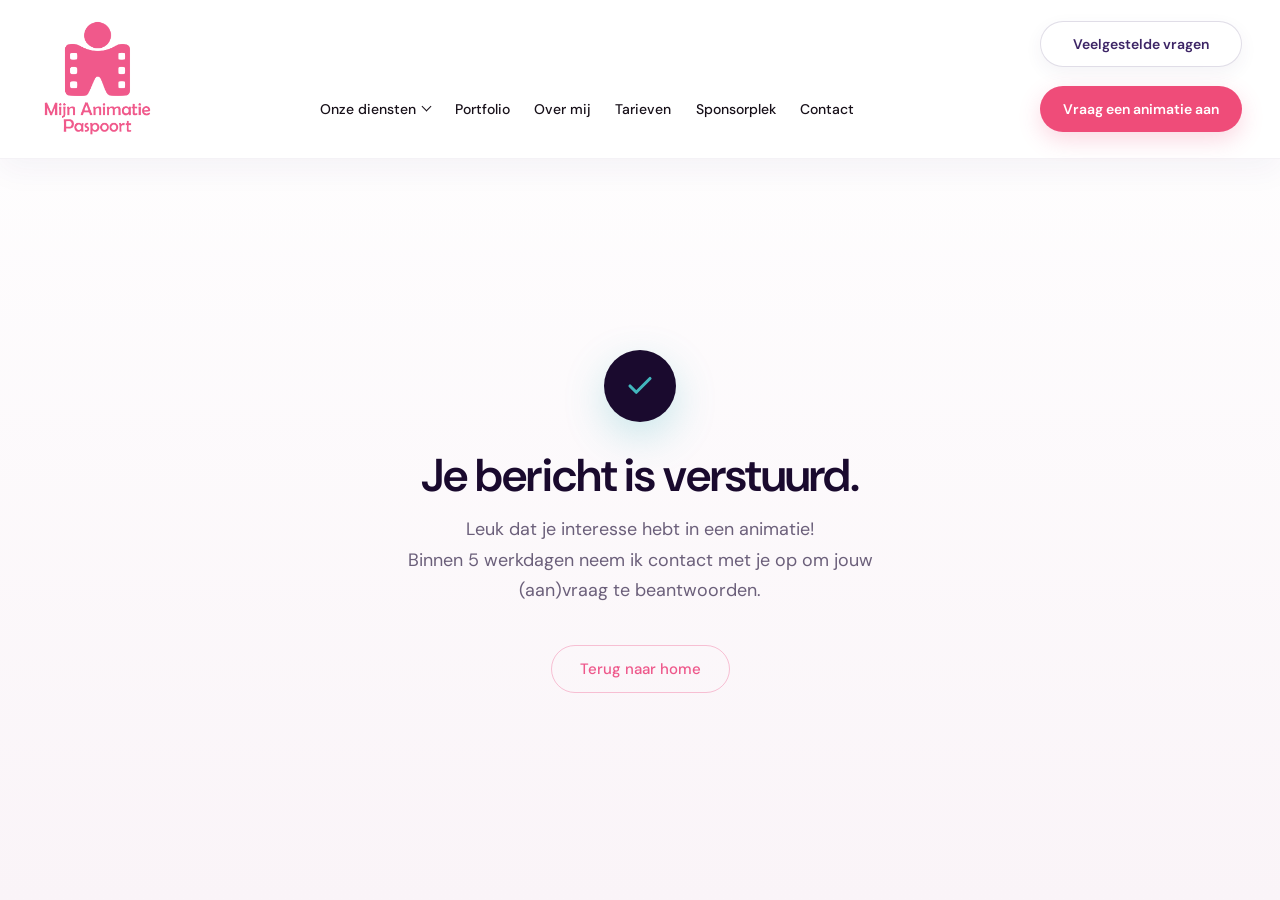
<file: bedankt.html>
<!DOCTYPE html>
<html lang="nl">
<head>
    <!-- Google Tag Manager -->
<script>(function(w,d,s,l,i){w[l]=w[l]||[];w[l].push({'gtm.start':
new Date().getTime(),event:'gtm.js'});var f=d.getElementsByTagName(s)[0],
j=d.createElement(s),dl=l!='dataLayer'?'&l='+l:'';j.async=true;j.src=
'https://www.googletagmanager.com/gtm.js?id='+i+dl;f.parentNode.insertBefore(j,f);
})(window,document,'script','dataLayer','GTM-MHHBWGMB');</script>
<!-- End Google Tag Manager -->
    <meta charset="UTF-8">
    <meta name="viewport" content="width=device-width, initial-scale=1.0">
    <title>Bedankt | Mijn Animatie Paspoort</title>
    <link rel="preconnect" href="https://fonts.googleapis.com">
    <link rel="preconnect" href="https://fonts.gstatic.com" crossorigin>
    <link href="https://fonts.googleapis.com/css2?family=DM+Sans:opsz,wght@9..40,400;9..40,500;9..40,600&display=swap" rel="stylesheet">
    <link rel="stylesheet" href="style.css">
</head>
<body>
    <!-- Google Tag Manager (noscript) -->
<noscript><iframe src="https://www.googletagmanager.com/ns.html?id=GTM-MHHBWGMB"
height="0" width="0" style="display:none;visibility:hidden"></iframe></noscript>
<!-- End Google Tag Manager (noscript) -->
    <header class="site-header">
        <a class="brand" href="index.html">
            <img src="logo.png" alt="Mijn Animatie Paspoort">
        </a>

        <nav class="nav" id="site-nav" aria-label="Hoofdnavigatie">
            <div class="nav-dropdown">
                <button class="nav-dropdown-toggle" type="button" aria-haspopup="true" aria-expanded="false">
                    Onze diensten
                    <span aria-hidden="true"></span>
                </button>
                <div class="nav-dropdown-menu">
                    <a href="persoonlijke-animaties.html">Persoonlijke animaties (MAP)</a>
                    <a class="nav-mapx" href="uitleg-animaties.html">Uitleg animaties (MAP-X)</a>
                </div>
            </div>
            <a href="portfolio.html">Portfolio</a>
            <a href="over-mij.html">Over mij</a>
            <a href="tarieven.html">Tarieven</a>
            <a href="sponsorplek.html">Sponsorplek</a>
            <a href="contact.html">Contact</a>
            <a class="nav-cta" href="contact.html">Vraag een animatie aan</a>
        </nav>

        <div class="header-actions">
            <a class="header-button header-button-ghost" href="veelgestelde-vragen.html">Veelgestelde vragen</a>
            <button class="menu-button" type="button" aria-label="Menu" aria-controls="site-nav" aria-expanded="false">
                <span></span>
                <span></span>
                <span></span>
            </button>
        </div>
    </header>

    <main class="thank-you-page">
        <section class="thank-you">
            <div class="thank-you-icon">
                <svg viewBox="0 0 24 24" fill="none" stroke="currentColor" stroke-width="2.5" stroke-linecap="round" stroke-linejoin="round" aria-hidden="true">
                    <polyline points="20 6 9 17 4 12"/>
                </svg>
            </div>

            <h1>Je bericht is verstuurd.</h1>
            <p class="thank-you-lead">Leuk dat je interesse hebt in een animatie!<br>Binnen 5 werkdagen neem ik contact met je op om jouw (aan)vraag te beantwoorden.</p>

            <a href="index.html" class="thank-you-back">Terug naar home</a>
        </section>
    </main>

    <script>
        const siteHeader = document.querySelector(".site-header");
        const menuButton = document.querySelector(".menu-button");
        const navLinks = document.querySelectorAll(".nav a");

        function setMenuOpen(isOpen) {
            if (!siteHeader || !menuButton) return;
            siteHeader.classList.toggle("is-menu-open", isOpen);
            menuButton.setAttribute("aria-expanded", String(isOpen));
        }

        if (menuButton) {
            menuButton.addEventListener("click", () => {
                setMenuOpen(!siteHeader.classList.contains("is-menu-open"));
            });
        }

        navLinks.forEach((link) => {
            link.addEventListener("click", () => setMenuOpen(false));
        });
    </script>
</body>
</html>
</file>
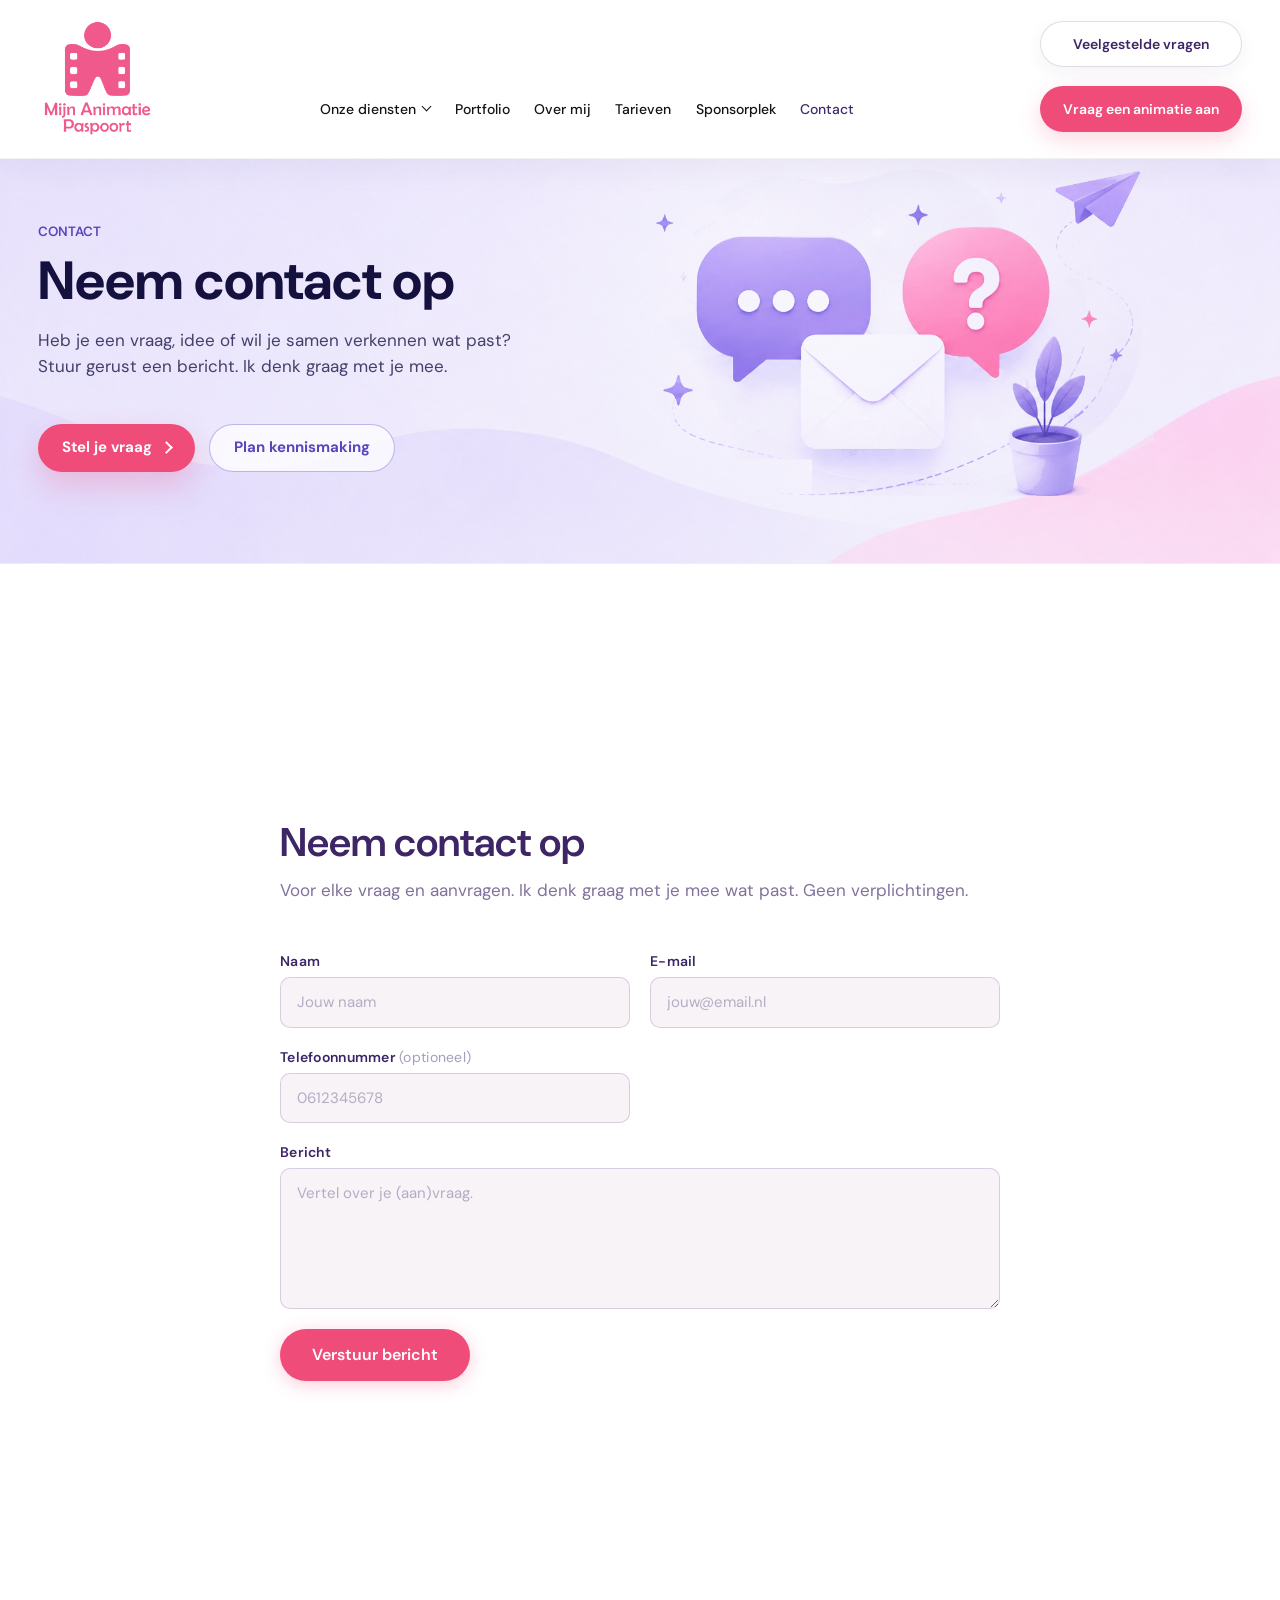
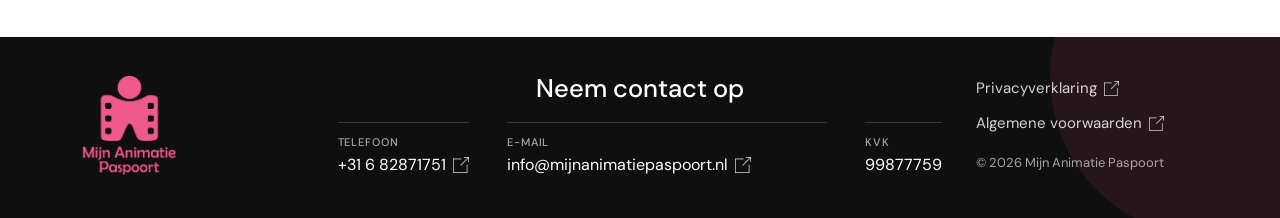
<file: contact.html>
<!DOCTYPE html>
<html lang="nl">
<head>
    <!-- Google Tag Manager -->
<script>(function(w,d,s,l,i){w[l]=w[l]||[];w[l].push({'gtm.start':
new Date().getTime(),event:'gtm.js'});var f=d.getElementsByTagName(s)[0],
j=d.createElement(s),dl=l!='dataLayer'?'&l='+l:'';j.async=true;j.src=
'https://www.googletagmanager.com/gtm.js?id='+i+dl;f.parentNode.insertBefore(j,f);
})(window,document,'script','dataLayer','GTM-MHHBWGMB');</script>
<!-- End Google Tag Manager -->
    <meta charset="UTF-8">
    <meta name="viewport" content="width=device-width, initial-scale=1.0">
    <title>Contact | Mijn Animatie Paspoort</title>
    <link rel="preconnect" href="https://fonts.googleapis.com">
    <link rel="preconnect" href="https://fonts.gstatic.com" crossorigin>
    <link href="https://fonts.googleapis.com/css2?family=DM+Sans:opsz,wght@9..40,400;9..40,500;9..40,600&display=swap" rel="stylesheet">
    <link rel="stylesheet" href="style.css">
</head>
<body>
    <!-- Google Tag Manager (noscript) -->
<noscript><iframe src="https://www.googletagmanager.com/ns.html?id=GTM-MHHBWGMB"
height="0" width="0" style="display:none;visibility:hidden"></iframe></noscript>
<!-- End Google Tag Manager (noscript) -->
    <header class="site-header">
        <a class="brand" href="index.html">
            <img src="logo.png" alt="Mijn Animatie Paspoort">
        </a>

        <nav class="nav" id="site-nav" aria-label="Hoofdnavigatie">
            <div class="nav-dropdown">
                <button class="nav-dropdown-toggle" type="button" aria-haspopup="true" aria-expanded="false">
                    Onze diensten
                    <span aria-hidden="true"></span>
                </button>
                <div class="nav-dropdown-menu">
                    <a href="persoonlijke-animaties.html">Persoonlijke animaties (MAP)</a>
                    <a class="nav-mapx" href="uitleg-animaties.html">Uitleg animaties (MAP-X)</a>
                </div>
            </div>
            <a href="portfolio.html">Portfolio</a>
            <a href="over-mij.html">Over mij</a>
            <a href="tarieven.html">Tarieven</a>
            <a href="sponsorplek.html">Sponsorplek</a>
            <a class="is-active" href="contact.html">Contact</a>
            <a class="nav-cta" href="contact.html">Vraag een animatie aan</a>
        </nav>

        <div class="header-actions">
            <a class="header-button header-button-ghost" href="veelgestelde-vragen.html">Veelgestelde vragen</a>
            <button class="menu-button" type="button" aria-label="Menu" aria-controls="site-nav" aria-expanded="false">
                <span></span>
                <span></span>
                <span></span>
            </button>
        </div>
    </header>

    <main class="legal-page contact-page">
        <section class="legal-hero contact-hero">
            <div class="contact-hero-copy">
                <p class="section-label">Contact</p>
                <h1>Neem contact op</h1>
                <p>Heb je een vraag, idee of wil je samen verkennen wat past? Stuur gerust een bericht. Ik denk graag met je mee.</p>
                <div class="contact-hero-actions">
                    <a class="contact-hero-button contact-hero-button-primary" href="#contact-form">Stel je vraag <span aria-hidden="true"></span></a>
                    <a class="contact-hero-button contact-hero-button-secondary" href="mailto:info@mijnanimatiepaspoort.nl?subject=Kennismaking%20plannen">Plan kennismaking</a>
                </div>
            </div>
            <picture class="hero-picture-source">
                <source type="image/webp"
                        srcset="assets/hero-v1/Contact_hero_illustration-900.webp">
                <img class="contact-hero-illustration" src="assets/Contact_hero_illustration.png" alt="" width="900" height="592" fetchpriority="high">
            </picture>
        </section>

<section class="contact-form-section" id="contact-form">
            <div class="contact-form-inner">
                <div class="contact-form-intro">
                    <h2>Neem contact op</h2>
                    <p>Voor elke vraag en aanvragen. Ik denk graag met je mee wat past. Geen verplichtingen.</p>
                </div>
                <form class="contact-form" name="contact" method="POST" data-netlify="true" action="/bedankt.html">
    <input type="hidden" name="form-name" value="contact">

    <div class="contact-form-field">
        <label for="cf-naam">Naam</label>
        <input type="text" id="cf-naam" name="naam" placeholder="Jouw naam" required>
    </div>

    <div class="contact-form-field">
        <label for="cf-email">E-mail</label>
        <input type="email" id="cf-email" name="email" placeholder="jouw@email.nl" required>
    </div>

    <div class="contact-form-field">
        <label for="cf-telefoon">Telefoonnummer <span class="contact-form-optional">(optioneel)</span></label>
        <input type="tel" id="cf-telefoon" name="telefoon" placeholder="0612345678">
    </div>

    <div class="contact-form-field contact-form-field-full">
        <label for="cf-bericht">Bericht</label>
        <textarea id="cf-bericht" name="bericht" rows="5" placeholder="Vertel over je (aan)vraag." required></textarea>
    </div>

    <div class="contact-form-actions">
        <button type="submit" class="contact-form-submit">Verstuur bericht</button>
    </div>
</form>
            </div>
        </section>

        <footer class="site-footer" id="contact">
            <div class="footer-brand">
                <img src="logo.png" alt="Mijn Animatie Paspoort">
            </div>

            <div class="footer-contact">
                <h2>Neem contact op</h2>

                <dl>
                    <div>
                        <dt>Telefoon</dt>
                        <dd><a href="tel:+31682871751">+31 6 82871751</a></dd>
                    </div>
                    <div>
                        <dt>E-mail</dt>
                        <dd><a href="mailto:info@mijnanimatiepaspoort.nl">info@mijnanimatiepaspoort.nl</a></dd>
                    </div>
                    <div>
                        <dt>KVK</dt>
                        <dd>99877759</dd>
                    </div>
                </dl>
            </div>

            <div class="footer-bottom">
                <nav class="footer-links" aria-label="Footer links">
                    <a href="privacyverklaring.html" target="_blank" rel="noopener noreferrer">Privacyverklaring</a>
                    <a href="algemene-voorwaarden.html" target="_blank" rel="noopener noreferrer">Algemene voorwaarden</a>
                </nav>
                <p>&copy; 2026 Mijn Animatie Paspoort</p>
            </div>
        </footer>
    </main>

    <script>
        const siteHeader = document.querySelector(".site-header");
        const menuButton = document.querySelector(".menu-button");
        const navLinks = document.querySelectorAll(".nav a");

        function setMenuOpen(isOpen) {
            if (!siteHeader || !menuButton) {
                return;
            }

            siteHeader.classList.toggle("is-menu-open", isOpen);
            menuButton.setAttribute("aria-expanded", String(isOpen));
        }

        if (menuButton) {
            menuButton.addEventListener("click", () => {
                setMenuOpen(!siteHeader.classList.contains("is-menu-open"));
            });
        }

        navLinks.forEach((link) => {
            link.addEventListener("click", () => setMenuOpen(false));
        });

        
    </script>
</body>
</html>
</file>
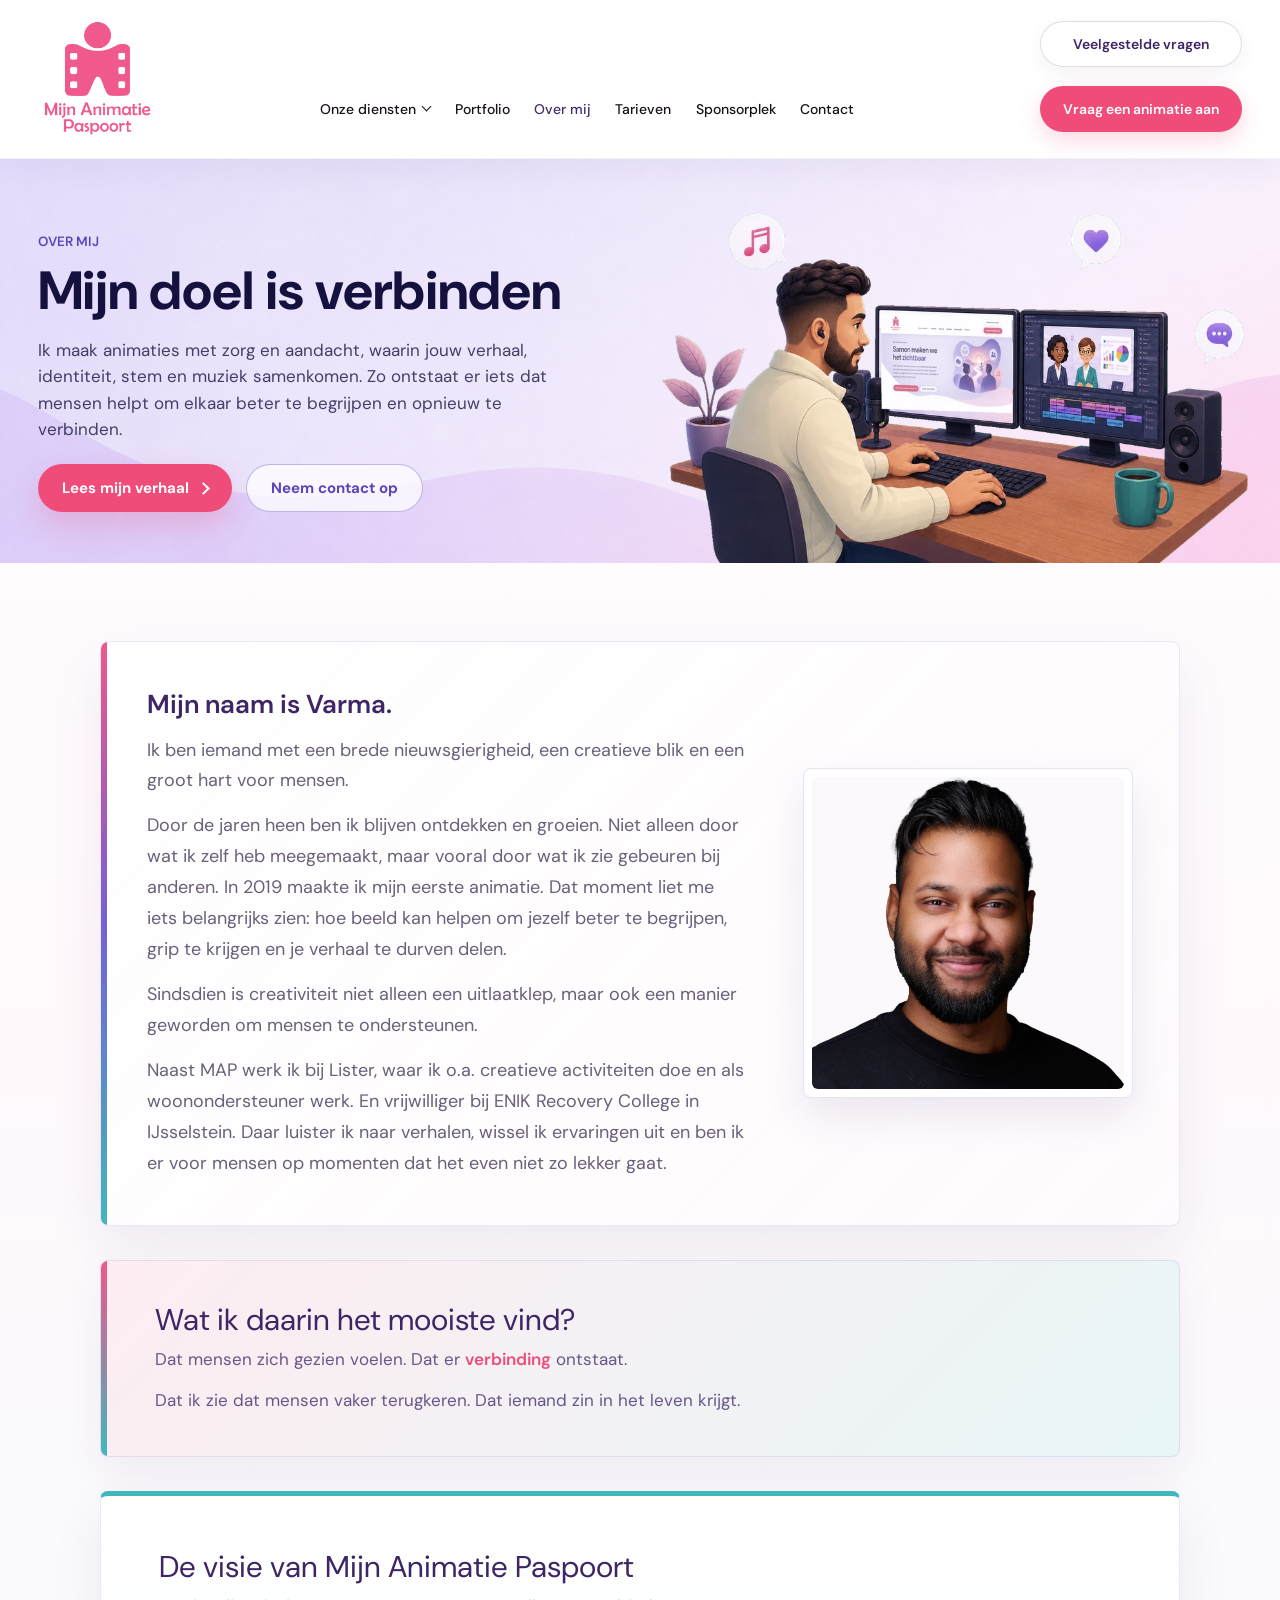
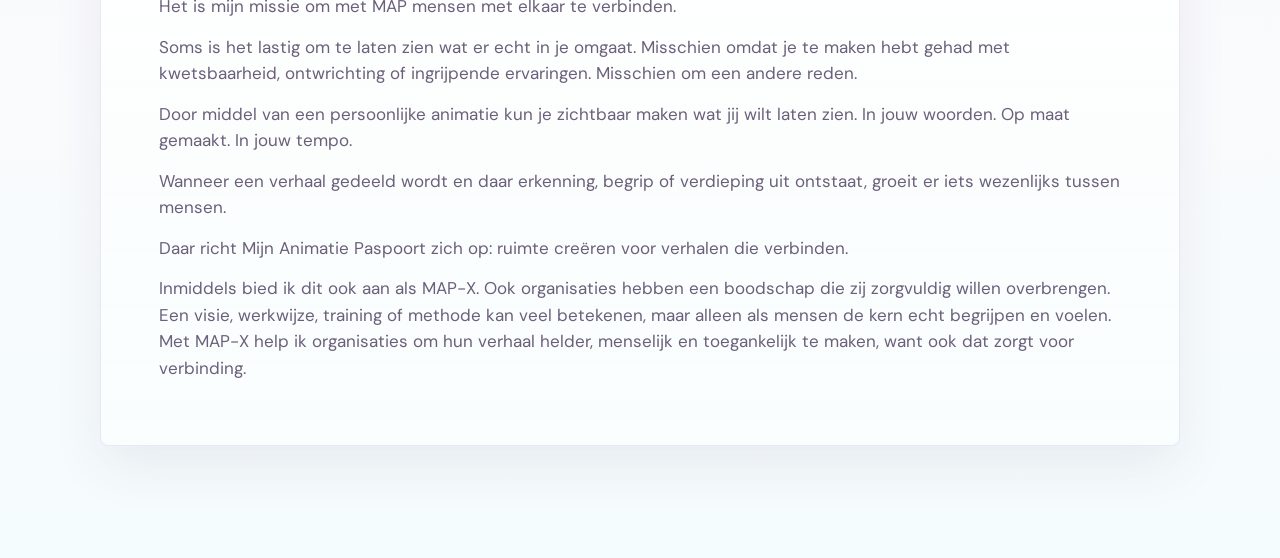
<file: over-mij.html>
<!DOCTYPE html>
<html lang="nl">
<head>
    <!-- Google Tag Manager -->
<script>(function(w,d,s,l,i){w[l]=w[l]||[];w[l].push({'gtm.start':
new Date().getTime(),event:'gtm.js'});var f=d.getElementsByTagName(s)[0],
j=d.createElement(s),dl=l!='dataLayer'?'&l='+l:'';j.async=true;j.src=
'https://www.googletagmanager.com/gtm.js?id='+i+dl;f.parentNode.insertBefore(j,f);
})(window,document,'script','dataLayer','GTM-MHHBWGMB');</script>
<!-- End Google Tag Manager -->
    <meta charset="UTF-8">
    <meta name="viewport" content="width=device-width, initial-scale=1.0">
    <title>Over mij | Mijn Animatie Paspoort</title>
    <link rel="preconnect" href="https://fonts.googleapis.com">
    <link rel="preconnect" href="https://fonts.gstatic.com" crossorigin>
    <link href="https://fonts.googleapis.com/css2?family=DM+Sans:opsz,wght@9..40,400;9..40,500;9..40,600&display=swap" rel="stylesheet">
    <link rel="stylesheet" href="style.css">
</head>
<body>
    <!-- Google Tag Manager (noscript) -->
<noscript><iframe src="https://www.googletagmanager.com/ns.html?id=GTM-MHHBWGMB"
height="0" width="0" style="display:none;visibility:hidden"></iframe></noscript>
<!-- End Google Tag Manager (noscript) -->
    <header class="site-header">
        <a class="brand" href="index.html">
            <img src="logo.png" alt="Mijn Animatie Paspoort">
        </a>

        <nav class="nav" id="site-nav" aria-label="Hoofdnavigatie">
            <div class="nav-dropdown">
                <button class="nav-dropdown-toggle" type="button" aria-haspopup="true" aria-expanded="false">
                    Onze diensten
                    <span aria-hidden="true"></span>
                </button>
                <div class="nav-dropdown-menu">
                    <a href="persoonlijke-animaties.html">Persoonlijke animaties (MAP)</a>
                    <a class="nav-mapx" href="uitleg-animaties.html">Uitleg animaties (MAP-X)</a>
                </div>
            </div>
            <a href="portfolio.html">Portfolio</a>
            <a class="is-active" href="over-mij.html">Over mij</a>
            <a href="tarieven.html">Tarieven</a>
            <a href="sponsorplek.html">Sponsorplek</a>
            <a href="contact.html">Contact</a>
            <a class="nav-cta" href="contact.html">Vraag een animatie aan</a>
        </nav>

        <div class="header-actions">
            <a class="header-button header-button-ghost" href="veelgestelde-vragen.html">Veelgestelde vragen</a>
            <button class="menu-button" type="button" aria-label="Menu" aria-controls="site-nav" aria-expanded="false">
                <span></span>
                <span></span>
                <span></span>
            </button>
        </div>
    </header>

    <main class="legal-page about-page">
        <section class="about-hero">
            <div class="about-hero-copy">
                <p class="section-label">Over mij</p>
                <h1>Mijn doel is verbinden</h1>
                <p>Ik maak animaties met zorg en aandacht, waarin jouw verhaal, identiteit, stem en muziek samenkomen. Zo ontstaat er iets dat mensen helpt om elkaar beter te begrijpen en opnieuw te verbinden.</p>
                <div class="about-hero-actions" aria-label="Vervolgacties">
                    <a class="about-hero-button about-hero-button-primary" href="#mijn-verhaal">Lees mijn verhaal <span aria-hidden="true"></span></a>
                    <a class="about-hero-button about-hero-button-secondary" href="contact.html">Neem contact op</a>
                </div>
            </div>

            <picture class="hero-picture-source">
                <source type="image/webp"
                        srcset="assets/hero-v1/overmij_Hero_illustration-640.webp 640w, assets/hero-v1/overmij_Hero_illustration-960.webp 960w, assets/hero-v1/overmij_Hero_illustration-1400.webp 1400w"
                        sizes="(max-width: 620px) 118vw, (max-width: 860px) 112vw, (max-width: 1180px) 54vw, 51vw">
                <img class="about-hero-illustration" src="assets/overmij_Hero_illustration.png" alt="" aria-hidden="true" width="1537" height="1023" fetchpriority="high">
            </picture>
        </section>

        <section class="legal-content about-content" id="mijn-verhaal" aria-label="Over mij">
            <article>
                <div class="about-intro">
                    <div>
                        <p>Mijn naam is Varma.</p>
                        <p>Ik ben iemand met een brede nieuwsgierigheid, een creatieve blik en een groot hart voor mensen.</p>
                        <p>Door de jaren heen ben ik blijven ontdekken en groeien. Niet alleen door wat ik zelf heb meegemaakt, maar vooral door wat ik zie gebeuren bij anderen. In 2019 maakte ik mijn eerste animatie. Dat moment liet me iets belangrijks zien: hoe beeld kan helpen om jezelf beter te begrijpen, grip te krijgen en je verhaal te durven delen.</p>
                        <p>Sindsdien is creativiteit niet alleen een uitlaatklep, maar ook een manier geworden om mensen te ondersteunen.</p>
                        <p>Naast MAP werk ik bij Lister, waar ik o.a. creatieve activiteiten doe en als woonondersteuner werk. En vrijwilliger bij ENIK Recovery College in IJsselstein. Daar luister ik naar verhalen, wissel ik ervaringen uit en ben ik er voor mensen op momenten dat het even niet zo lekker gaat.</p>
                    </div>
                    <figure class="profile-photo">
                        <img src="assets/varma-profile.png" alt="Portretfoto van Varma" loading="lazy" decoding="async">
                    </figure>
                </div>
            </article>

            <article class="about-highlight">
                <h2>Wat ik daarin het mooiste vind?</h2>
                <p>Dat mensen zich gezien voelen. Dat er <span>verbinding</span> ontstaat.</p>
                <p>Dat ik zie dat mensen vaker terugkeren. Dat iemand zin in het leven krijgt.</p>
            </article>

            <article class="about-vision">
                <h2>De visie van Mijn Animatie Paspoort</h2>
                <p>Het is mijn missie om met MAP mensen met elkaar te verbinden.</p>
                <p>Soms is het lastig om te laten zien wat er echt in je omgaat. Misschien omdat je te maken hebt gehad met kwetsbaarheid, ontwrichting of ingrijpende ervaringen. Misschien om een andere reden.</p>
                <p>Door middel van een persoonlijke animatie kun je zichtbaar maken wat jij wilt laten zien. In jouw woorden. Op maat gemaakt. In jouw tempo.</p>
                <p>Wanneer een verhaal gedeeld wordt en daar erkenning, begrip of verdieping uit ontstaat, groeit er iets wezenlijks tussen mensen.</p>
                <p>Daar richt Mijn Animatie Paspoort zich op: ruimte creëren voor verhalen die verbinden.</p>
                <p>Inmiddels bied ik dit ook aan als MAP-X. Ook organisaties hebben een boodschap die zij zorgvuldig willen overbrengen. Een visie, werkwijze, training of methode kan veel betekenen, maar alleen als mensen de kern echt begrijpen en voelen. Met MAP-X help ik organisaties om hun verhaal helder, menselijk en toegankelijk te maken, want ook dat zorgt voor verbinding.</p>
            </article>
        </section>
    </main>

    <script>
        const siteHeader = document.querySelector(".site-header");
        const menuButton = document.querySelector(".menu-button");
        const navLinks = document.querySelectorAll(".nav a");

        function setMenuOpen(isOpen) {
            if (!siteHeader || !menuButton) {
                return;
            }

            siteHeader.classList.toggle("is-menu-open", isOpen);
            menuButton.setAttribute("aria-expanded", String(isOpen));
        }

        if (menuButton) {
            menuButton.addEventListener("click", () => {
                setMenuOpen(!siteHeader.classList.contains("is-menu-open"));
            });
        }

        navLinks.forEach((link) => {
            link.addEventListener("click", () => setMenuOpen(false));
        });
    </script>
</body>
</html>
</file>
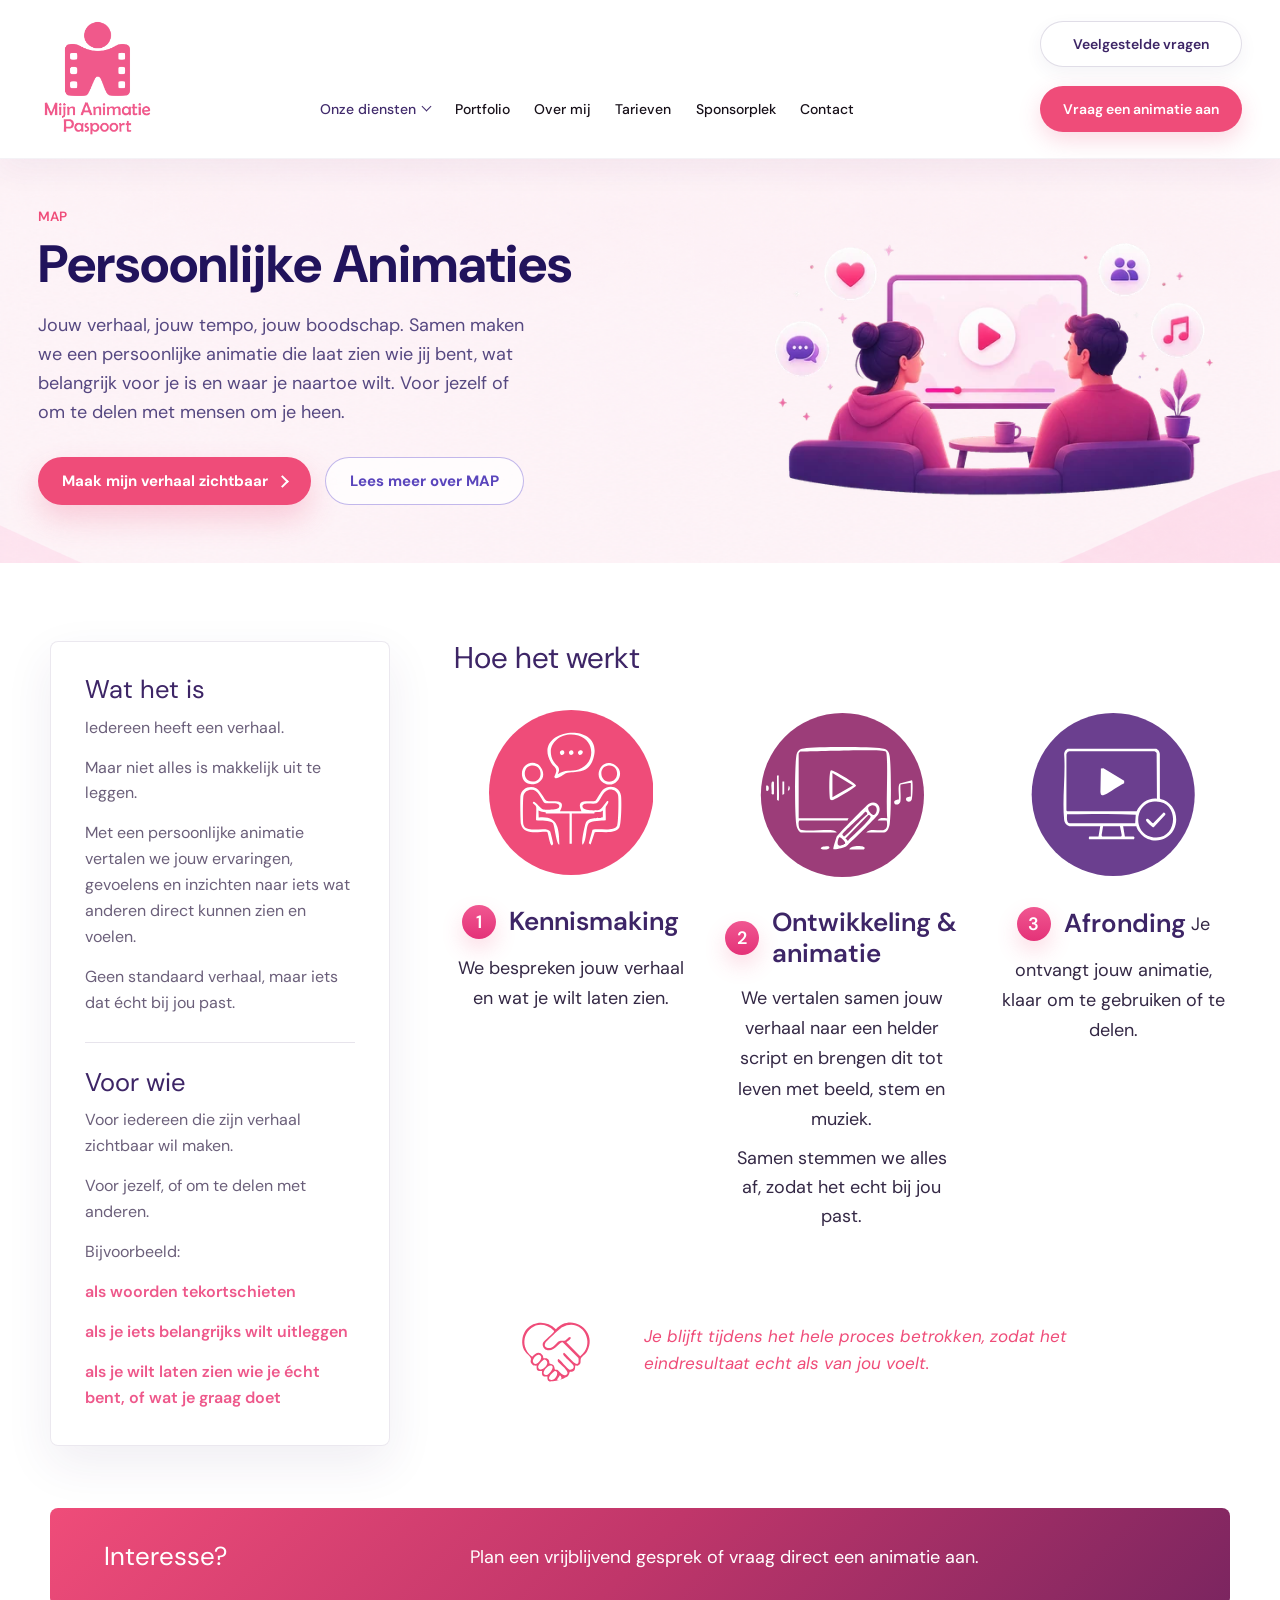
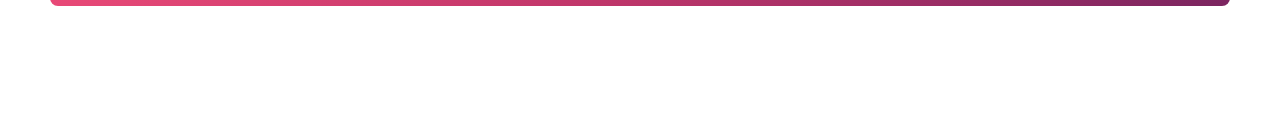
<file: persoonlijke-animaties.html>
<!DOCTYPE html>
<html lang="nl">
<head>
    <!-- Google Tag Manager -->
<script>(function(w,d,s,l,i){w[l]=w[l]||[];w[l].push({'gtm.start':
new Date().getTime(),event:'gtm.js'});var f=d.getElementsByTagName(s)[0],
j=d.createElement(s),dl=l!='dataLayer'?'&l='+l:'';j.async=true;j.src=
'https://www.googletagmanager.com/gtm.js?id='+i+dl;f.parentNode.insertBefore(j,f);
})(window,document,'script','dataLayer','GTM-MHHBWGMB');</script>
<!-- End Google Tag Manager -->
    <meta charset="UTF-8">
    <meta name="viewport" content="width=device-width, initial-scale=1.0">
    <title>Persoonlijke animaties | Mijn Animatie Paspoort</title>
    <link rel="preconnect" href="https://fonts.googleapis.com">
    <link rel="preconnect" href="https://fonts.gstatic.com" crossorigin>
    <link href="https://fonts.googleapis.com/css2?family=DM+Sans:opsz,wght@9..40,400;9..40,500;9..40,600&display=swap" rel="stylesheet">
    <link rel="stylesheet" href="style.css">
</head>
<body>
    <!-- Google Tag Manager (noscript) -->
<noscript><iframe src="https://www.googletagmanager.com/ns.html?id=GTM-MHHBWGMB"
height="0" width="0" style="display:none;visibility:hidden"></iframe></noscript>
<!-- End Google Tag Manager (noscript) -->
    <header class="site-header">
        <a class="brand" href="index.html">
            <img src="logo.png" alt="Mijn Animatie Paspoort">
        </a>

        <nav class="nav" id="site-nav" aria-label="Hoofdnavigatie">
            <div class="nav-dropdown is-active">
                <button class="nav-dropdown-toggle" type="button" aria-haspopup="true" aria-expanded="false">
                    Onze diensten
                    <span aria-hidden="true"></span>
                </button>
                <div class="nav-dropdown-menu">
                    <a class="is-active" href="persoonlijke-animaties.html">Persoonlijke animaties (MAP)</a>
                    <a class="nav-mapx" href="uitleg-animaties.html">Uitleg animaties (MAP-X)</a>
                </div>
            </div>
            <a href="portfolio.html">Portfolio</a>
            <a href="over-mij.html">Over mij</a>
            <a href="tarieven.html">Tarieven</a>
            <a href="sponsorplek.html">Sponsorplek</a>
            <a href="contact.html">Contact</a>
            <a class="nav-cta" href="contact.html">Vraag een animatie aan</a>
        </nav>

        <div class="header-actions">
            <a class="header-button header-button-ghost" href="veelgestelde-vragen.html">Veelgestelde vragen</a>
            <button class="menu-button" type="button" aria-label="Menu" aria-controls="site-nav" aria-expanded="false">
                <span></span>
                <span></span>
                <span></span>
            </button>
        </div>
    </header>

    <main class="legal-page map-page">
        <section class="map-hero">
            <div class="map-hero-copy">
                <p class="section-label">MAP</p>
                <h1>Persoonlijke Animaties</h1>
                <p>Jouw verhaal, jouw tempo, jouw boodschap. Samen maken we een persoonlijke animatie die laat zien wie jij bent, wat belangrijk voor je is en waar je naartoe wilt. Voor jezelf of om te delen met mensen om je heen.</p>
                <div class="map-hero-actions" aria-label="Vervolgacties">
                    <a class="map-hero-button map-hero-button-primary" href="contact.html">Maak mijn verhaal zichtbaar <span aria-hidden="true"></span></a>
                    <a class="map-hero-button map-hero-button-secondary" href="#map-uitleg">Lees meer over MAP</a>
                </div>
            </div>

            <picture class="hero-picture-source">
                <source type="image/webp"
                        srcset="assets/hero-v1/MAP_hero_illustration-640.webp 640w, assets/hero-v1/MAP_hero_illustration-960.webp 960w, assets/hero-v1/MAP_hero_illustration-1400.webp 1400w"
                        sizes="(max-width: 620px) 120vw, (max-width: 860px) 108vw, (max-width: 1180px) 50vw, 43vw">
                <img class="map-hero-illustration" src="assets/MAP_hero_illustration.png" alt="" aria-hidden="true" width="1672" height="941" fetchpriority="high">
            </picture>
        </section>

        <section class="legal-content map-content" id="map-uitleg" aria-label="Persoonlijke animaties">
            <div class="map-content-grid">
                <div class="map-side-panel">
                    <article>
                <h2>Wat het is</h2>
                <p>Iedereen heeft een verhaal.</p>
                <p>Maar niet alles is makkelijk uit te leggen.</p>
                <p>Met een persoonlijke animatie vertalen we jouw ervaringen, gevoelens en inzichten naar iets wat anderen direct kunnen zien en voelen.</p>
                <p>Geen standaard verhaal, maar iets dat écht bij jou past.</p>
                    </article>

                    <article>
                <h2>Voor wie</h2>
                <p>Voor iedereen die zijn verhaal zichtbaar wil maken.</p>
                <p>Voor jezelf, of om te delen met anderen.</p>
                <p>Bijvoorbeeld:</p>
                <p class="map-voor-wie-item">als woorden tekortschieten</p>
                <p class="map-voor-wie-item">als je iets belangrijks wilt uitleggen</p>
                <p class="map-voor-wie-item">als je wilt laten zien wie je écht bent, of wat je graag doet</p>
                    </article>
                </div>

                <article class="map-process-panel">
                <h2>Hoe het werkt</h2>
                <ol class="process-list">
                    <li>
                        <img class="process-icon" src="assets/process-kennismaking.svg" alt="" aria-hidden="true">
                        <div class="process-copy">
                            <div class="process-heading">
                                <span class="process-number">1</span>
                                <h3>Kennismaking</h3>
                            </div>
                            <p>We bespreken jouw verhaal en wat je wilt laten zien.</p>
                        </div>
                    </li>
                    <li>
                        <img class="process-icon" src="assets/process-ontwikkeling.svg" alt="" aria-hidden="true">
                        <div class="process-copy">
                            <div class="process-heading">
                                <span class="process-number">2</span>
                                <h3>Ontwikkeling &amp; animatie</h3>
                            </div>
                            <p>We vertalen samen jouw verhaal naar een helder script en brengen dit tot leven met beeld, stem en muziek.</p>
                            <p>Samen stemmen we alles af, zodat het echt bij jou past.</p>
                        </div>
                    </li>
                    <li>
                        <img class="process-icon" src="assets/process-afronding.svg" alt="" aria-hidden="true">
                        <div class="process-copy">
                            <div class="process-heading">
                                <span class="process-number">3</span>
                                <h3>Afronding</h3>
                            </div>
                            <p>Je ontvangt jouw animatie, klaar om te gebruiken of te delen.</p>
                        </div>
                    </li>
                </ol>
                <div class="process-note">
                    <img class="process-note-icon" src="assets/process-handshake.svg" alt="" aria-hidden="true">
                    <p>Je blijft tijdens het hele proces betrokken, zodat het eindresultaat echt als van jou voelt.</p>
                </div>
                </article>
            </div>

            <article class="map-cta">
                <h2>Interesse?</h2>
                <p><a href="contact.html">Plan een vrijblijvend gesprek of vraag direct een animatie aan.</a></p>
            </article>
        </section>
    </main>

    <script>
        const siteHeader = document.querySelector(".site-header");
        const menuButton = document.querySelector(".menu-button");
        const navLinks = document.querySelectorAll(".nav a");

        function setMenuOpen(isOpen) {
            if (!siteHeader || !menuButton) {
                return;
            }

            siteHeader.classList.toggle("is-menu-open", isOpen);
            menuButton.setAttribute("aria-expanded", String(isOpen));
        }

        if (menuButton) {
            menuButton.addEventListener("click", () => {
                setMenuOpen(!siteHeader.classList.contains("is-menu-open"));
            });
        }

        navLinks.forEach((link) => {
            link.addEventListener("click", () => setMenuOpen(false));
        });
    </script>
</body>
</html>
</file>
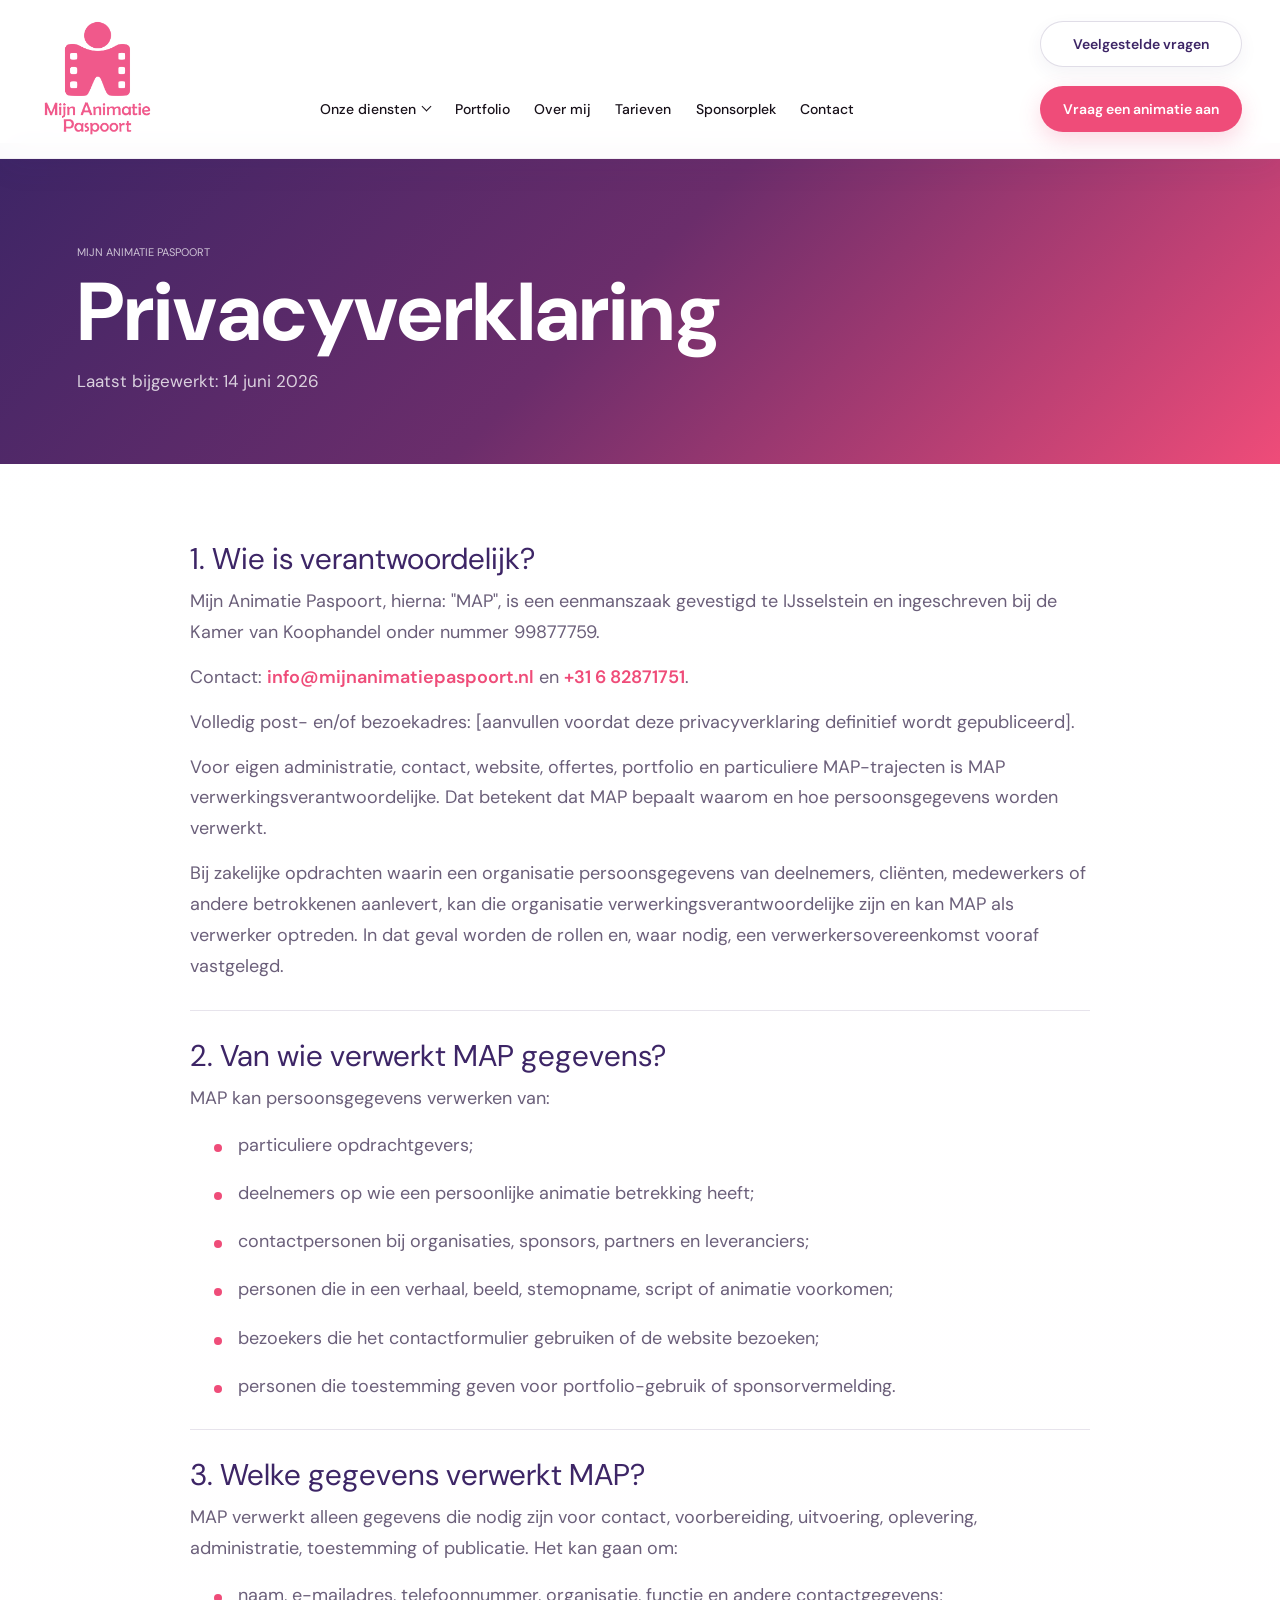
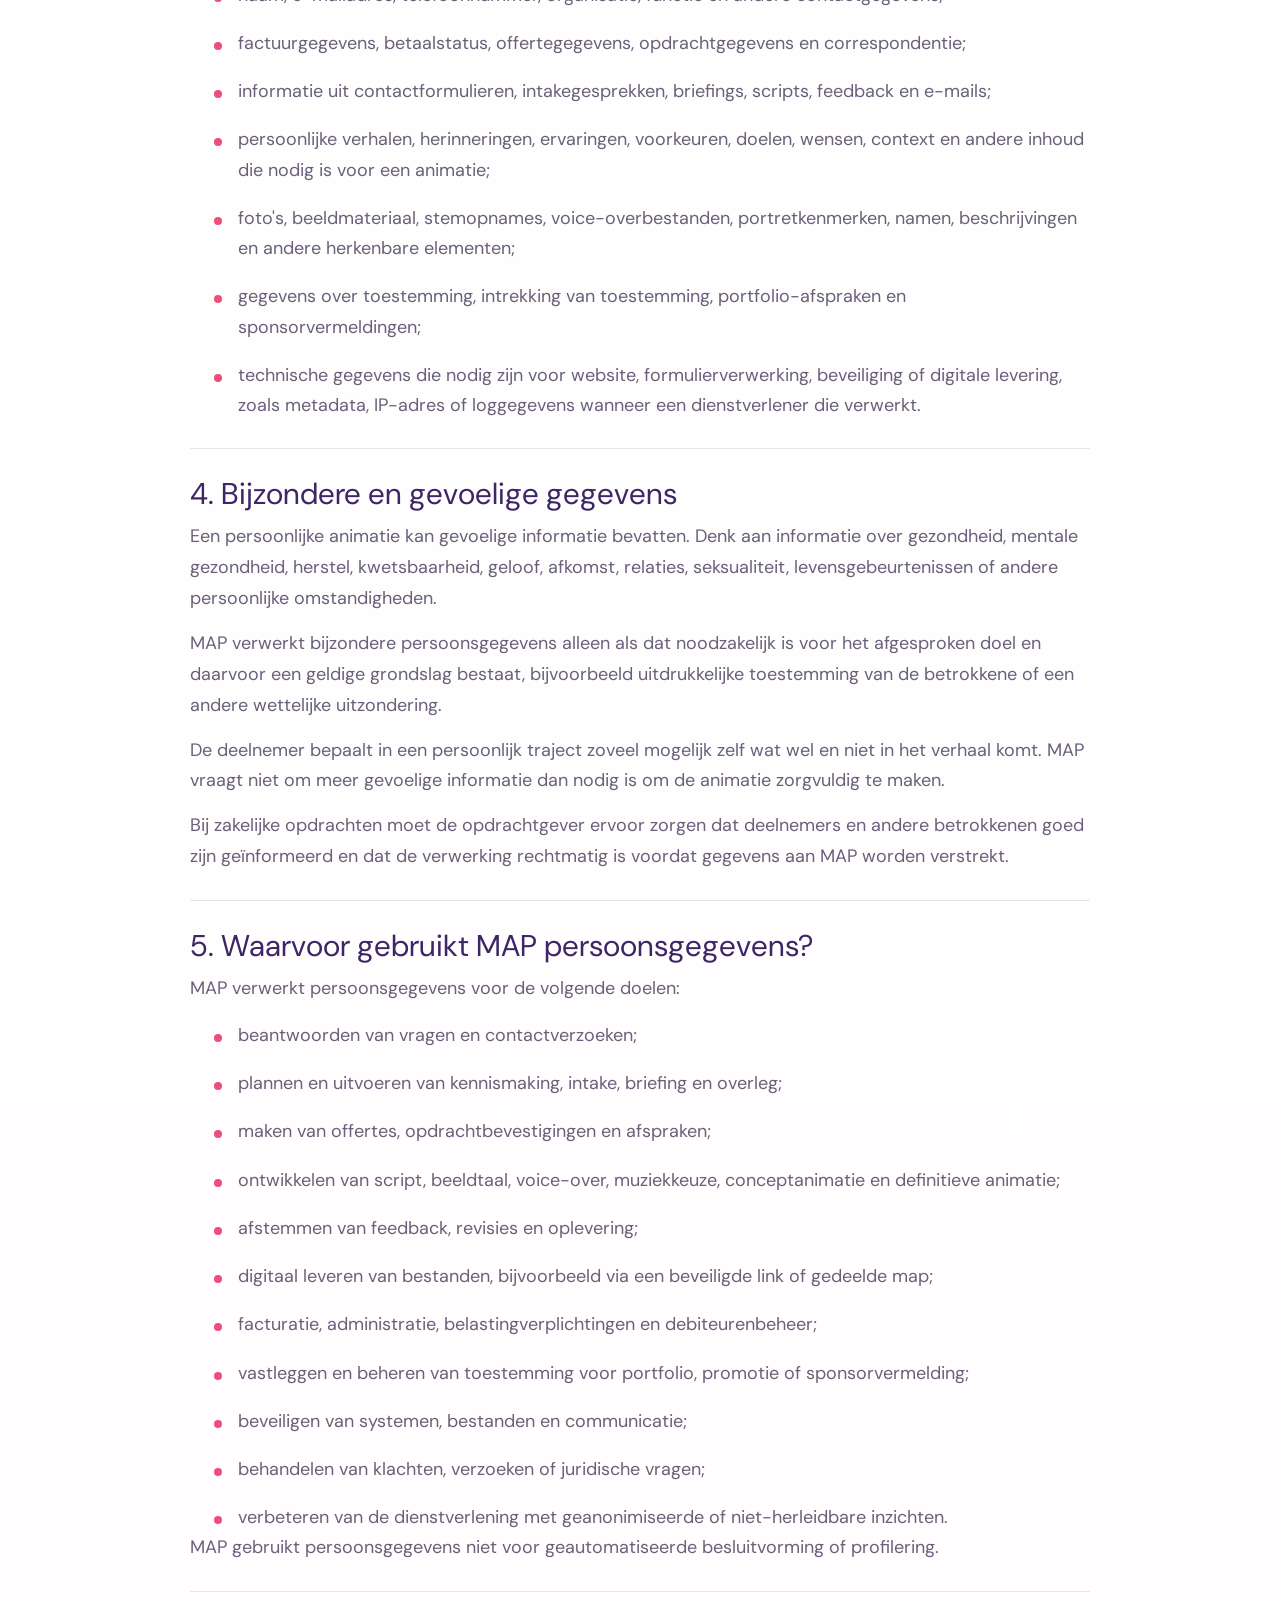
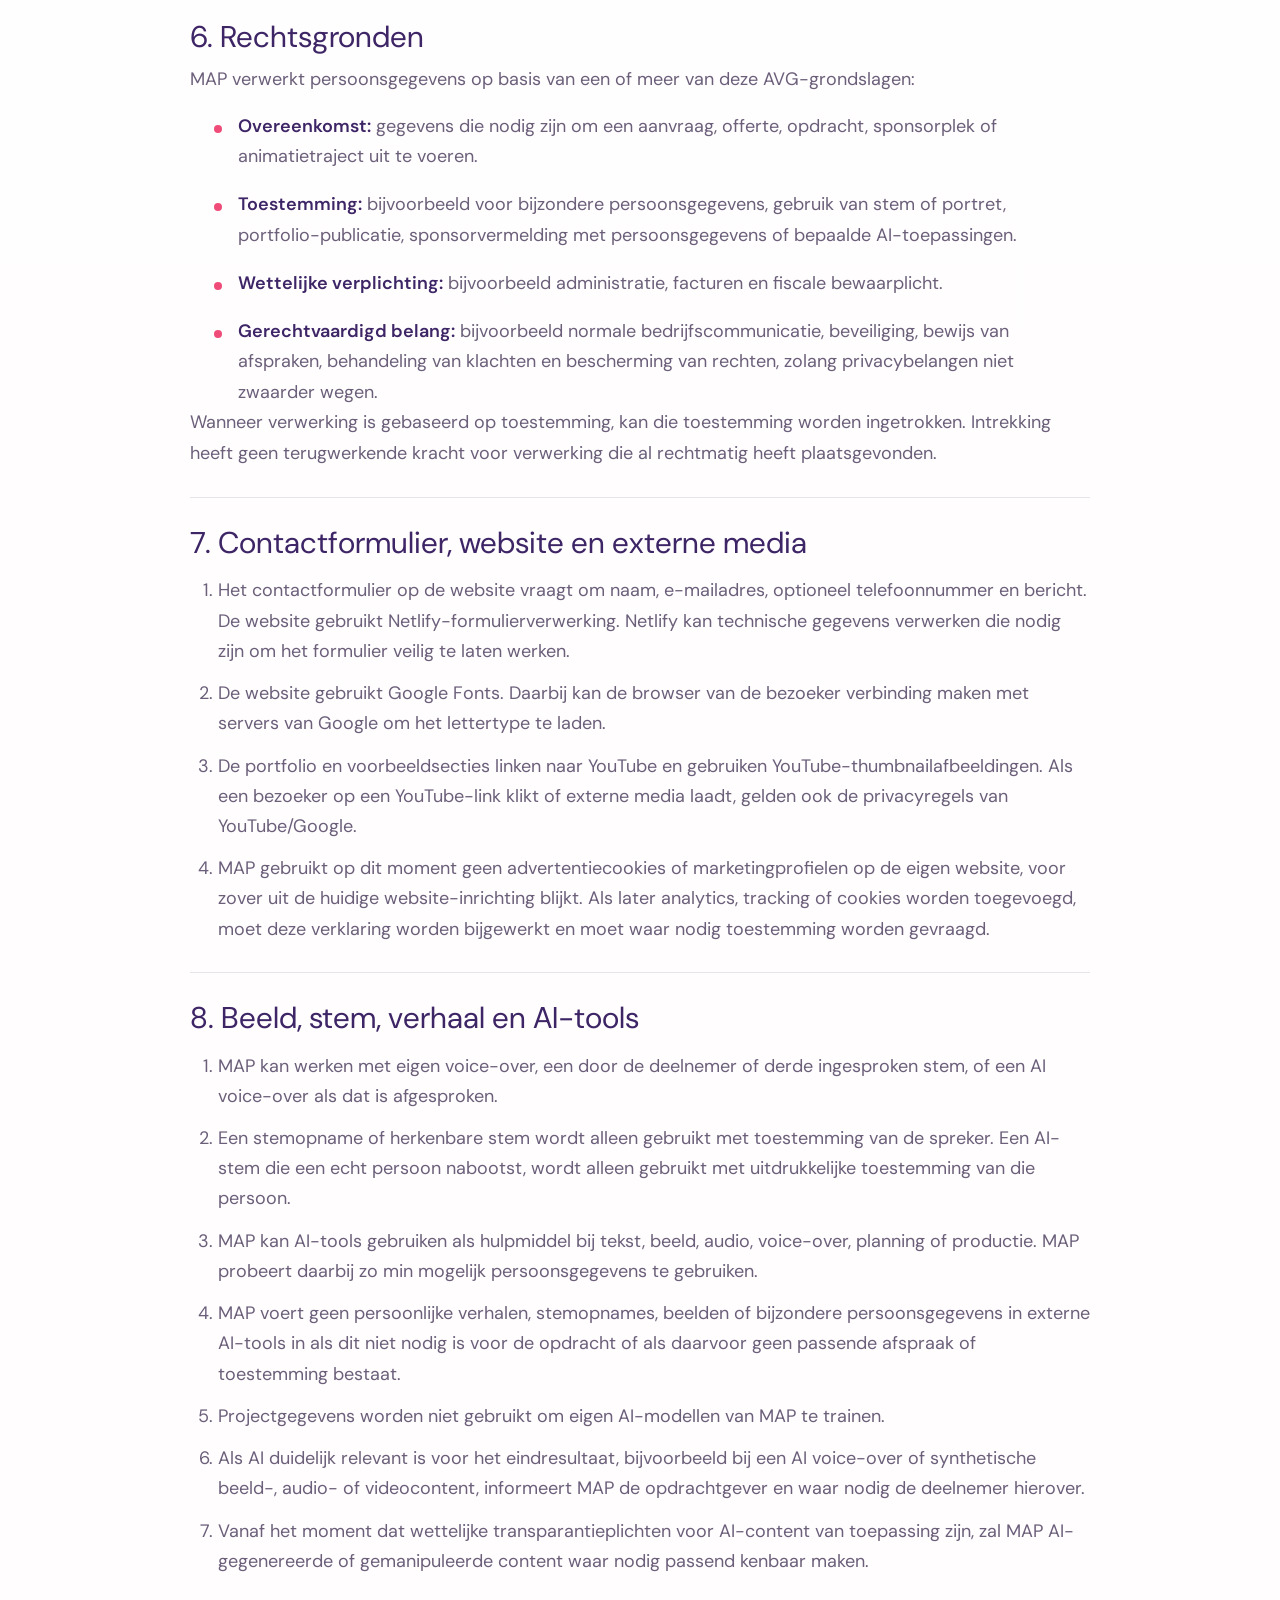
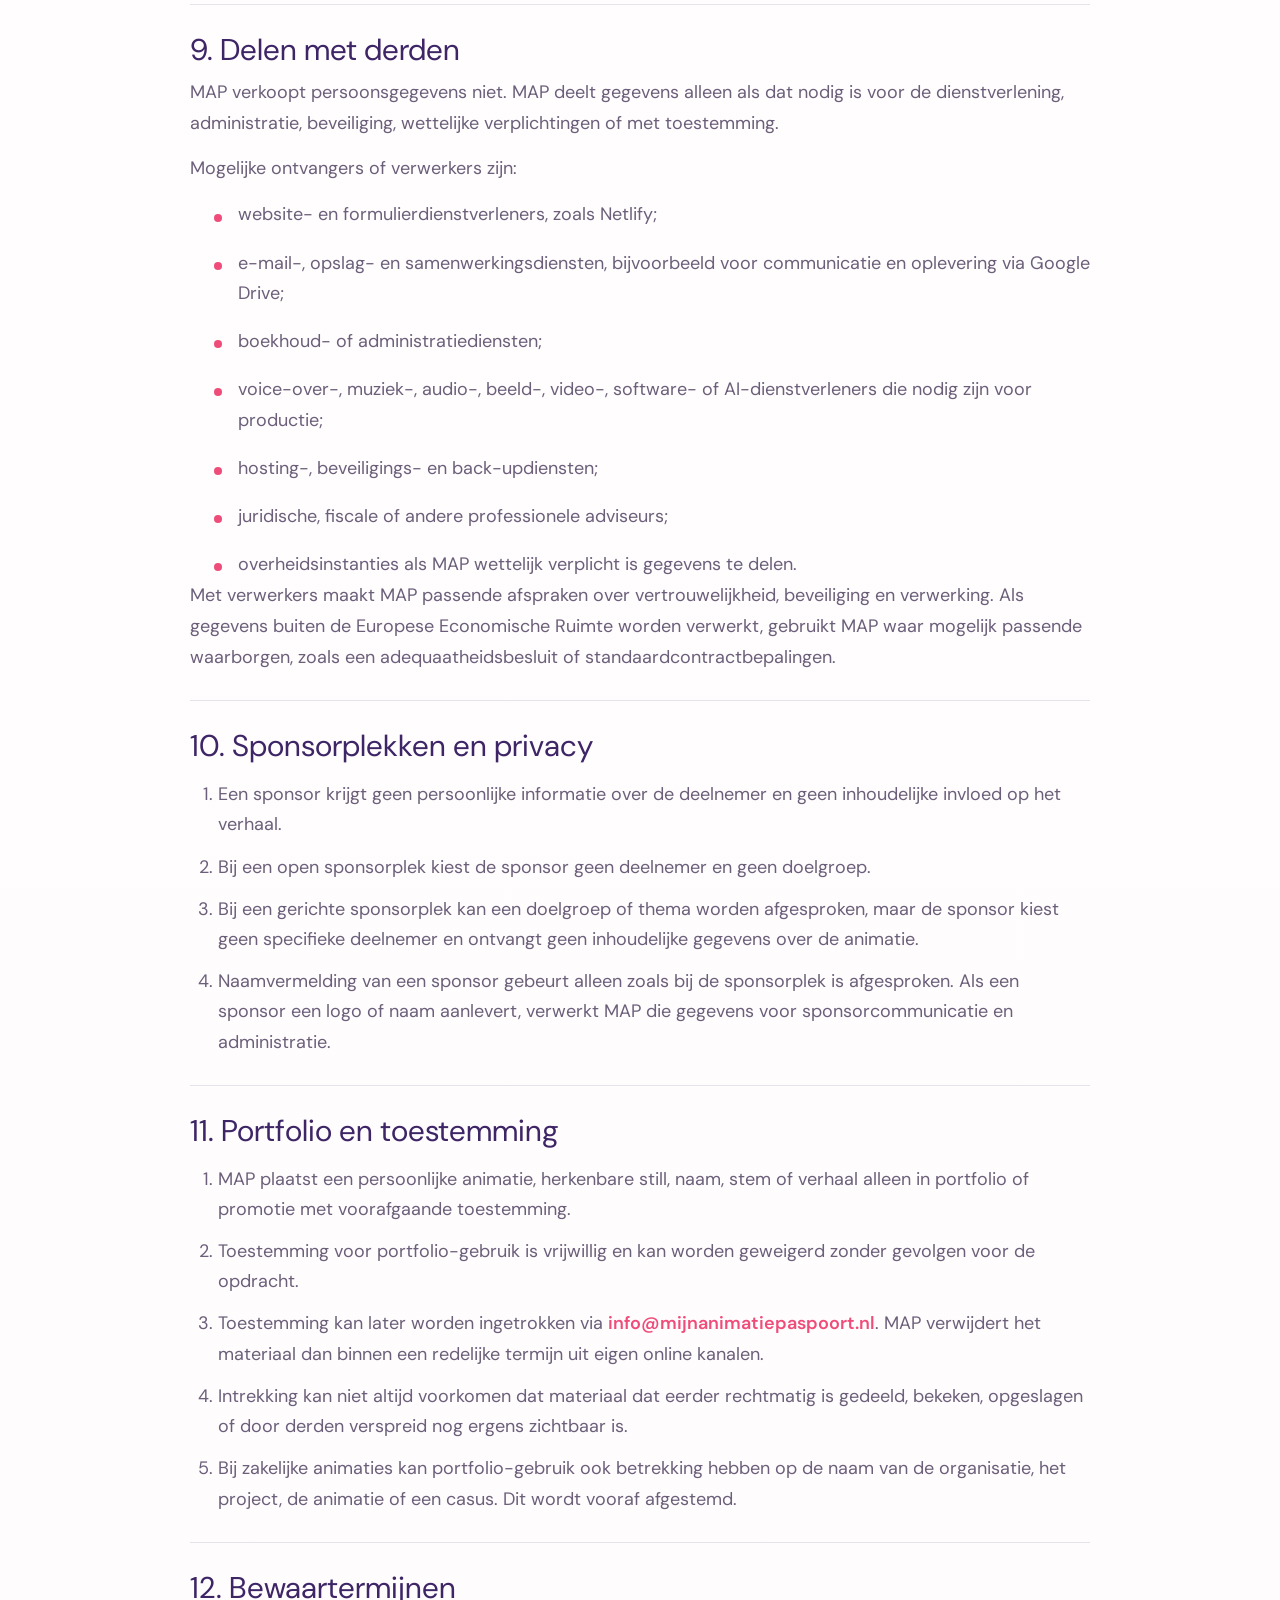
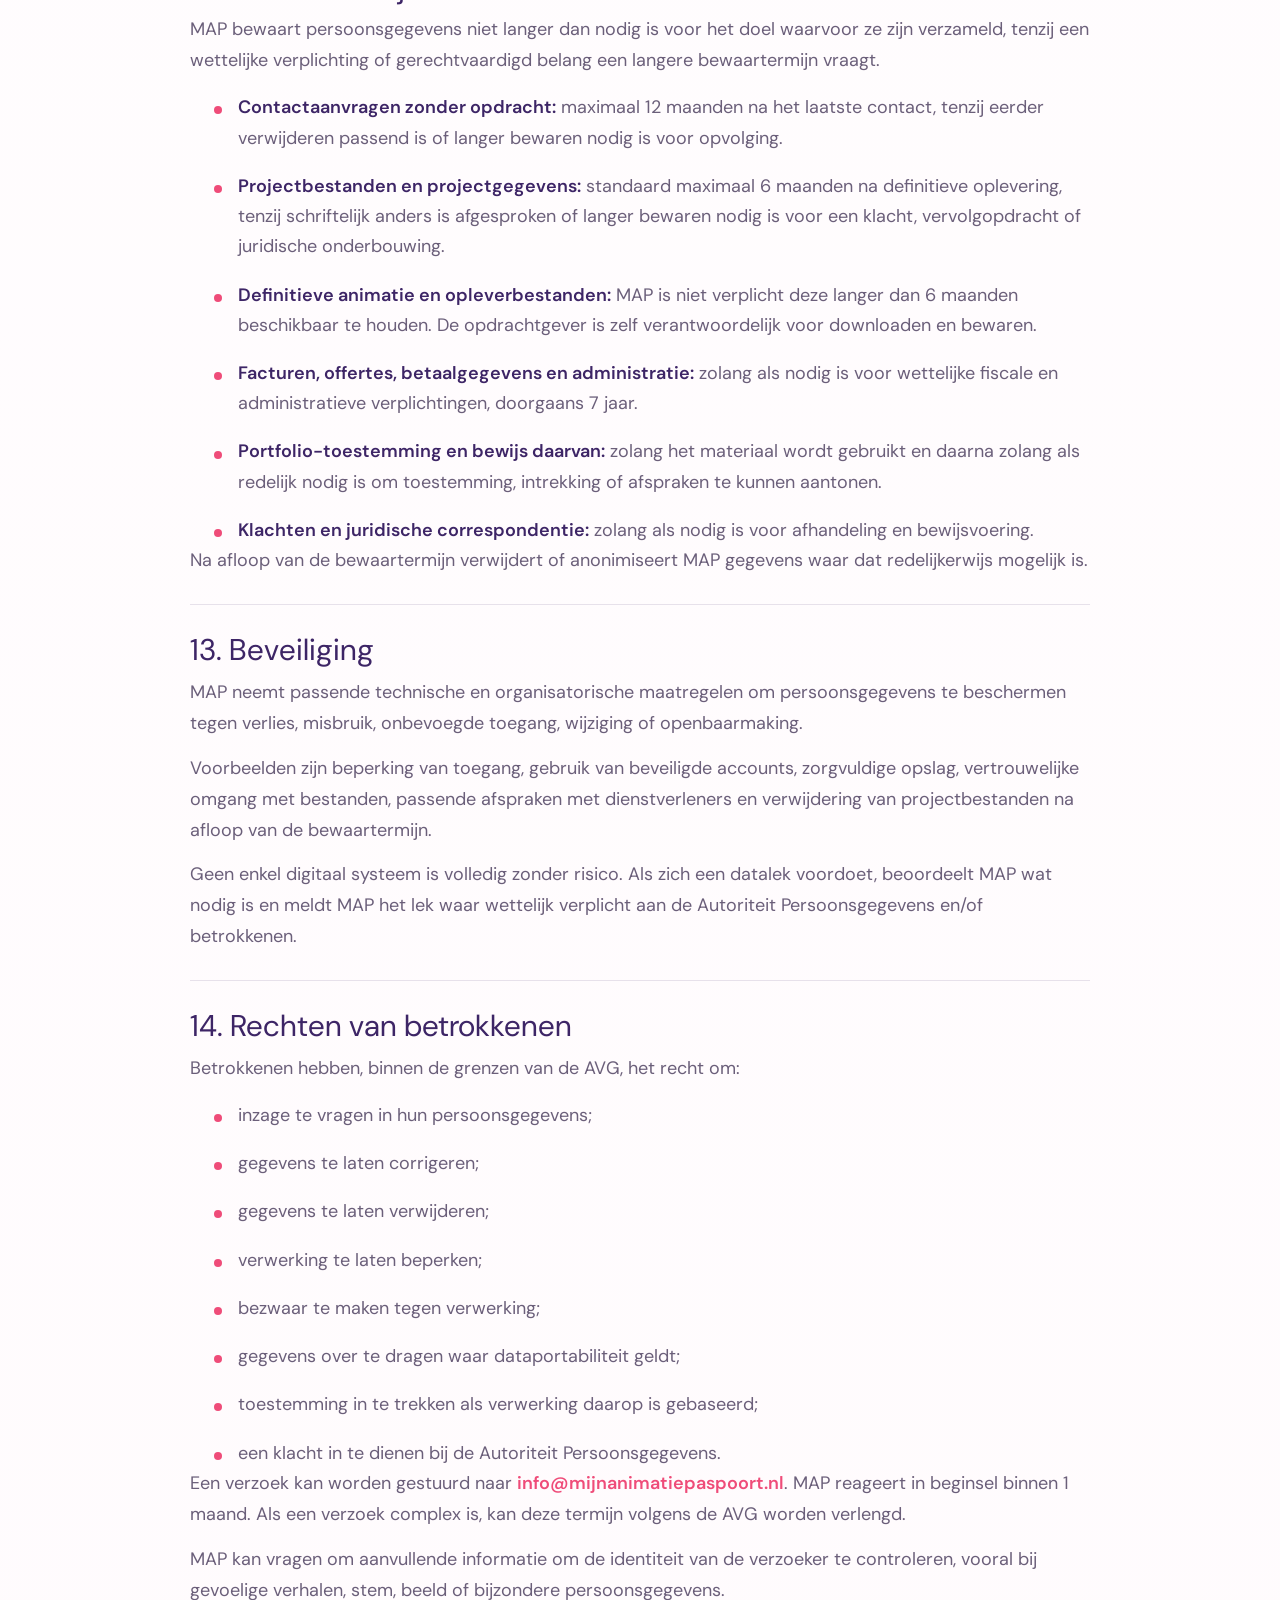
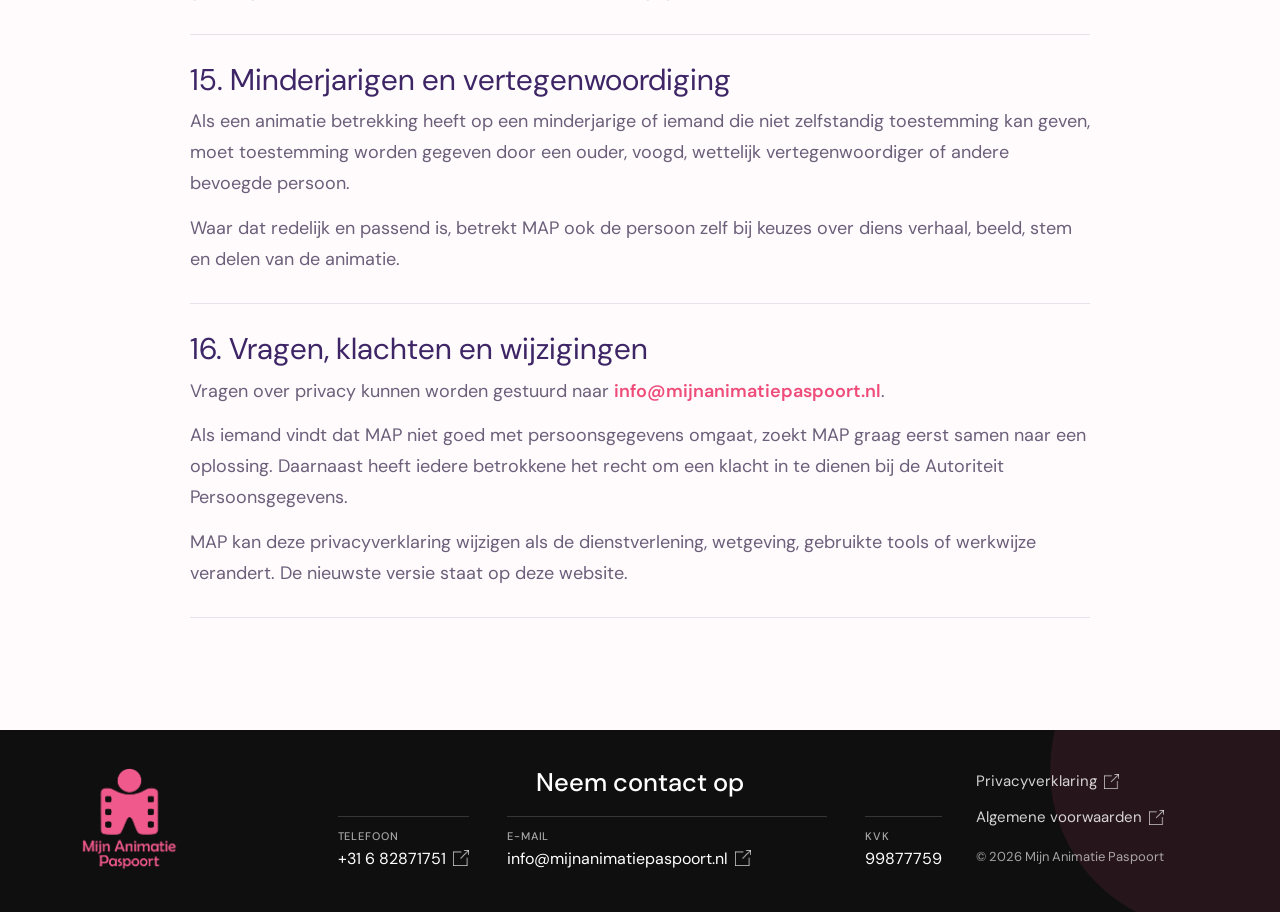
<file: privacyverklaring.html>
<!DOCTYPE html>
<html lang="nl">
<head>
    <!-- Google Tag Manager -->
<script>(function(w,d,s,l,i){w[l]=w[l]||[];w[l].push({'gtm.start':
new Date().getTime(),event:'gtm.js'});var f=d.getElementsByTagName(s)[0],
j=d.createElement(s),dl=l!='dataLayer'?'&l='+l:'';j.async=true;j.src=
'https://www.googletagmanager.com/gtm.js?id='+i+dl;f.parentNode.insertBefore(j,f);
})(window,document,'script','dataLayer','GTM-MHHBWGMB');</script>
<!-- End Google Tag Manager -->
    <meta charset="UTF-8">
    <meta name="viewport" content="width=device-width, initial-scale=1.0">
    <title>Privacyverklaring | Mijn Animatie Paspoort</title>
    <link rel="preconnect" href="https://fonts.googleapis.com">
    <link rel="preconnect" href="https://fonts.gstatic.com" crossorigin>
    <link href="https://fonts.googleapis.com/css2?family=DM+Sans:opsz,wght@9..40,400;9..40,500;9..40,600&display=swap" rel="stylesheet">
    <link rel="stylesheet" href="style.css">
</head>
<body>
    <!-- Google Tag Manager (noscript) -->
<noscript><iframe src="https://www.googletagmanager.com/ns.html?id=GTM-MHHBWGMB"
height="0" width="0" style="display:none;visibility:hidden"></iframe></noscript>
<!-- End Google Tag Manager (noscript) -->
    <header class="site-header">
        <a class="brand" href="index.html">
            <img src="logo.png" alt="Mijn Animatie Paspoort">
        </a>

        <nav class="nav" id="site-nav" aria-label="Hoofdnavigatie">
            <div class="nav-dropdown">
                <button class="nav-dropdown-toggle" type="button" aria-haspopup="true" aria-expanded="false">
                    Onze diensten
                    <span aria-hidden="true"></span>
                </button>
                <div class="nav-dropdown-menu">
                    <a href="persoonlijke-animaties.html">Persoonlijke animaties (MAP)</a>
                    <a class="nav-mapx" href="uitleg-animaties.html">Uitleg animaties (MAP-X)</a>
                </div>
            </div>
            <a href="portfolio.html">Portfolio</a>
            <a href="over-mij.html">Over mij</a>
            <a href="tarieven.html">Tarieven</a>
            <a href="sponsorplek.html">Sponsorplek</a>
            <a href="contact.html">Contact</a>
            <a class="nav-cta" href="contact.html">Vraag een animatie aan</a>
        </nav>

        <div class="header-actions">
            <a class="header-button header-button-ghost" href="veelgestelde-vragen.html">Veelgestelde vragen</a>
            <button class="menu-button" type="button" aria-label="Menu" aria-controls="site-nav" aria-expanded="false">
                <span></span>
                <span></span>
                <span></span>
            </button>
        </div>
    </header>

    <main class="legal-page">
        <section class="legal-hero">
            <p class="section-label">Mijn Animatie Paspoort</p>
            <h1>Privacyverklaring</h1>
            <p>Laatst bijgewerkt: 14 juni 2026</p>
        </section>

        <section class="legal-content" aria-label="Privacyverklaring">
            <article>
                <h2>1. Wie is verantwoordelijk?</h2>
                <p>Mijn Animatie Paspoort, hierna: "MAP", is een eenmanszaak gevestigd te IJsselstein en ingeschreven bij de Kamer van Koophandel onder nummer 99877759.</p>
                <p>Contact: <a href="mailto:info@mijnanimatiepaspoort.nl">info@mijnanimatiepaspoort.nl</a> en <a href="tel:+31682871751">+31 6 82871751</a>.</p>
                <p>Volledig post- en/of bezoekadres: [aanvullen voordat deze privacyverklaring definitief wordt gepubliceerd].</p>
                <p>Voor eigen administratie, contact, website, offertes, portfolio en particuliere MAP-trajecten is MAP verwerkingsverantwoordelijke. Dat betekent dat MAP bepaalt waarom en hoe persoonsgegevens worden verwerkt.</p>
                <p>Bij zakelijke opdrachten waarin een organisatie persoonsgegevens van deelnemers, cliënten, medewerkers of andere betrokkenen aanlevert, kan die organisatie verwerkingsverantwoordelijke zijn en kan MAP als verwerker optreden. In dat geval worden de rollen en, waar nodig, een verwerkersovereenkomst vooraf vastgelegd.</p>
            </article>

            <article>
                <h2>2. Van wie verwerkt MAP gegevens?</h2>
                <p>MAP kan persoonsgegevens verwerken van:</p>
                <ul class="legal-list">
                    <li>particuliere opdrachtgevers;</li>
                    <li>deelnemers op wie een persoonlijke animatie betrekking heeft;</li>
                    <li>contactpersonen bij organisaties, sponsors, partners en leveranciers;</li>
                    <li>personen die in een verhaal, beeld, stemopname, script of animatie voorkomen;</li>
                    <li>bezoekers die het contactformulier gebruiken of de website bezoeken;</li>
                    <li>personen die toestemming geven voor portfolio-gebruik of sponsorvermelding.</li>
                </ul>
            </article>

            <article>
                <h2>3. Welke gegevens verwerkt MAP?</h2>
                <p>MAP verwerkt alleen gegevens die nodig zijn voor contact, voorbereiding, uitvoering, oplevering, administratie, toestemming of publicatie. Het kan gaan om:</p>
                <ul class="legal-list">
                    <li>naam, e-mailadres, telefoonnummer, organisatie, functie en andere contactgegevens;</li>
                    <li>factuurgegevens, betaalstatus, offertegegevens, opdrachtgegevens en correspondentie;</li>
                    <li>informatie uit contactformulieren, intakegesprekken, briefings, scripts, feedback en e-mails;</li>
                    <li>persoonlijke verhalen, herinneringen, ervaringen, voorkeuren, doelen, wensen, context en andere inhoud die nodig is voor een animatie;</li>
                    <li>foto's, beeldmateriaal, stemopnames, voice-overbestanden, portretkenmerken, namen, beschrijvingen en andere herkenbare elementen;</li>
                    <li>gegevens over toestemming, intrekking van toestemming, portfolio-afspraken en sponsorvermeldingen;</li>
                    <li>technische gegevens die nodig zijn voor website, formulierverwerking, beveiliging of digitale levering, zoals metadata, IP-adres of loggegevens wanneer een dienstverlener die verwerkt.</li>
                </ul>
            </article>

            <article>
                <h2>4. Bijzondere en gevoelige gegevens</h2>
                <p>Een persoonlijke animatie kan gevoelige informatie bevatten. Denk aan informatie over gezondheid, mentale gezondheid, herstel, kwetsbaarheid, geloof, afkomst, relaties, seksualiteit, levensgebeurtenissen of andere persoonlijke omstandigheden.</p>
                <p>MAP verwerkt bijzondere persoonsgegevens alleen als dat noodzakelijk is voor het afgesproken doel en daarvoor een geldige grondslag bestaat, bijvoorbeeld uitdrukkelijke toestemming van de betrokkene of een andere wettelijke uitzondering.</p>
                <p>De deelnemer bepaalt in een persoonlijk traject zoveel mogelijk zelf wat wel en niet in het verhaal komt. MAP vraagt niet om meer gevoelige informatie dan nodig is om de animatie zorgvuldig te maken.</p>
                <p>Bij zakelijke opdrachten moet de opdrachtgever ervoor zorgen dat deelnemers en andere betrokkenen goed zijn geïnformeerd en dat de verwerking rechtmatig is voordat gegevens aan MAP worden verstrekt.</p>
            </article>

            <article>
                <h2>5. Waarvoor gebruikt MAP persoonsgegevens?</h2>
                <p>MAP verwerkt persoonsgegevens voor de volgende doelen:</p>
                <ul class="legal-list">
                    <li>beantwoorden van vragen en contactverzoeken;</li>
                    <li>plannen en uitvoeren van kennismaking, intake, briefing en overleg;</li>
                    <li>maken van offertes, opdrachtbevestigingen en afspraken;</li>
                    <li>ontwikkelen van script, beeldtaal, voice-over, muziekkeuze, conceptanimatie en definitieve animatie;</li>
                    <li>afstemmen van feedback, revisies en oplevering;</li>
                    <li>digitaal leveren van bestanden, bijvoorbeeld via een beveiligde link of gedeelde map;</li>
                    <li>facturatie, administratie, belastingverplichtingen en debiteurenbeheer;</li>
                    <li>vastleggen en beheren van toestemming voor portfolio, promotie of sponsorvermelding;</li>
                    <li>beveiligen van systemen, bestanden en communicatie;</li>
                    <li>behandelen van klachten, verzoeken of juridische vragen;</li>
                    <li>verbeteren van de dienstverlening met geanonimiseerde of niet-herleidbare inzichten.</li>
                </ul>
                <p>MAP gebruikt persoonsgegevens niet voor geautomatiseerde besluitvorming of profilering.</p>
            </article>

            <article>
                <h2>6. Rechtsgronden</h2>
                <p>MAP verwerkt persoonsgegevens op basis van een of meer van deze AVG-grondslagen:</p>
                <ul class="legal-list">
                    <li><strong>Overeenkomst:</strong> gegevens die nodig zijn om een aanvraag, offerte, opdracht, sponsorplek of animatietraject uit te voeren.</li>
                    <li><strong>Toestemming:</strong> bijvoorbeeld voor bijzondere persoonsgegevens, gebruik van stem of portret, portfolio-publicatie, sponsorvermelding met persoonsgegevens of bepaalde AI-toepassingen.</li>
                    <li><strong>Wettelijke verplichting:</strong> bijvoorbeeld administratie, facturen en fiscale bewaarplicht.</li>
                    <li><strong>Gerechtvaardigd belang:</strong> bijvoorbeeld normale bedrijfscommunicatie, beveiliging, bewijs van afspraken, behandeling van klachten en bescherming van rechten, zolang privacybelangen niet zwaarder wegen.</li>
                </ul>
                <p>Wanneer verwerking is gebaseerd op toestemming, kan die toestemming worden ingetrokken. Intrekking heeft geen terugwerkende kracht voor verwerking die al rechtmatig heeft plaatsgevonden.</p>
            </article>

            <article>
                <h2>7. Contactformulier, website en externe media</h2>
                <ol>
                    <li>Het contactformulier op de website vraagt om naam, e-mailadres, optioneel telefoonnummer en bericht. De website gebruikt Netlify-formulierverwerking. Netlify kan technische gegevens verwerken die nodig zijn om het formulier veilig te laten werken.</li>
                    <li>De website gebruikt Google Fonts. Daarbij kan de browser van de bezoeker verbinding maken met servers van Google om het lettertype te laden.</li>
                    <li>De portfolio en voorbeeldsecties linken naar YouTube en gebruiken YouTube-thumbnailafbeeldingen. Als een bezoeker op een YouTube-link klikt of externe media laadt, gelden ook de privacyregels van YouTube/Google.</li>
                    <li>MAP gebruikt op dit moment geen advertentiecookies of marketingprofielen op de eigen website, voor zover uit de huidige website-inrichting blijkt. Als later analytics, tracking of cookies worden toegevoegd, moet deze verklaring worden bijgewerkt en moet waar nodig toestemming worden gevraagd.</li>
                </ol>
            </article>

            <article>
                <h2>8. Beeld, stem, verhaal en AI-tools</h2>
                <ol>
                    <li>MAP kan werken met eigen voice-over, een door de deelnemer of derde ingesproken stem, of een AI voice-over als dat is afgesproken.</li>
                    <li>Een stemopname of herkenbare stem wordt alleen gebruikt met toestemming van de spreker. Een AI-stem die een echt persoon nabootst, wordt alleen gebruikt met uitdrukkelijke toestemming van die persoon.</li>
                    <li>MAP kan AI-tools gebruiken als hulpmiddel bij tekst, beeld, audio, voice-over, planning of productie. MAP probeert daarbij zo min mogelijk persoonsgegevens te gebruiken.</li>
                    <li>MAP voert geen persoonlijke verhalen, stemopnames, beelden of bijzondere persoonsgegevens in externe AI-tools in als dit niet nodig is voor de opdracht of als daarvoor geen passende afspraak of toestemming bestaat.</li>
                    <li>Projectgegevens worden niet gebruikt om eigen AI-modellen van MAP te trainen.</li>
                    <li>Als AI duidelijk relevant is voor het eindresultaat, bijvoorbeeld bij een AI voice-over of synthetische beeld-, audio- of videocontent, informeert MAP de opdrachtgever en waar nodig de deelnemer hierover.</li>
                    <li>Vanaf het moment dat wettelijke transparantieplichten voor AI-content van toepassing zijn, zal MAP AI-gegenereerde of gemanipuleerde content waar nodig passend kenbaar maken.</li>
                </ol>
            </article>

            <article>
                <h2>9. Delen met derden</h2>
                <p>MAP verkoopt persoonsgegevens niet. MAP deelt gegevens alleen als dat nodig is voor de dienstverlening, administratie, beveiliging, wettelijke verplichtingen of met toestemming.</p>
                <p>Mogelijke ontvangers of verwerkers zijn:</p>
                <ul class="legal-list">
                    <li>website- en formulierdienstverleners, zoals Netlify;</li>
                    <li>e-mail-, opslag- en samenwerkingsdiensten, bijvoorbeeld voor communicatie en oplevering via Google Drive;</li>
                    <li>boekhoud- of administratiediensten;</li>
                    <li>voice-over-, muziek-, audio-, beeld-, video-, software- of AI-dienstverleners die nodig zijn voor productie;</li>
                    <li>hosting-, beveiligings- en back-updiensten;</li>
                    <li>juridische, fiscale of andere professionele adviseurs;</li>
                    <li>overheidsinstanties als MAP wettelijk verplicht is gegevens te delen.</li>
                </ul>
                <p>Met verwerkers maakt MAP passende afspraken over vertrouwelijkheid, beveiliging en verwerking. Als gegevens buiten de Europese Economische Ruimte worden verwerkt, gebruikt MAP waar mogelijk passende waarborgen, zoals een adequaatheidsbesluit of standaardcontractbepalingen.</p>
            </article>

            <article>
                <h2>10. Sponsorplekken en privacy</h2>
                <ol>
                    <li>Een sponsor krijgt geen persoonlijke informatie over de deelnemer en geen inhoudelijke invloed op het verhaal.</li>
                    <li>Bij een open sponsorplek kiest de sponsor geen deelnemer en geen doelgroep.</li>
                    <li>Bij een gerichte sponsorplek kan een doelgroep of thema worden afgesproken, maar de sponsor kiest geen specifieke deelnemer en ontvangt geen inhoudelijke gegevens over de animatie.</li>
                    <li>Naamvermelding van een sponsor gebeurt alleen zoals bij de sponsorplek is afgesproken. Als een sponsor een logo of naam aanlevert, verwerkt MAP die gegevens voor sponsorcommunicatie en administratie.</li>
                </ol>
            </article>

            <article>
                <h2>11. Portfolio en toestemming</h2>
                <ol>
                    <li>MAP plaatst een persoonlijke animatie, herkenbare still, naam, stem of verhaal alleen in portfolio of promotie met voorafgaande toestemming.</li>
                    <li>Toestemming voor portfolio-gebruik is vrijwillig en kan worden geweigerd zonder gevolgen voor de opdracht.</li>
                    <li>Toestemming kan later worden ingetrokken via <a href="mailto:info@mijnanimatiepaspoort.nl">info@mijnanimatiepaspoort.nl</a>. MAP verwijdert het materiaal dan binnen een redelijke termijn uit eigen online kanalen.</li>
                    <li>Intrekking kan niet altijd voorkomen dat materiaal dat eerder rechtmatig is gedeeld, bekeken, opgeslagen of door derden verspreid nog ergens zichtbaar is.</li>
                    <li>Bij zakelijke animaties kan portfolio-gebruik ook betrekking hebben op de naam van de organisatie, het project, de animatie of een casus. Dit wordt vooraf afgestemd.</li>
                </ol>
            </article>

            <article>
                <h2>12. Bewaartermijnen</h2>
                <p>MAP bewaart persoonsgegevens niet langer dan nodig is voor het doel waarvoor ze zijn verzameld, tenzij een wettelijke verplichting of gerechtvaardigd belang een langere bewaartermijn vraagt.</p>
                <ul class="legal-list">
                    <li><strong>Contactaanvragen zonder opdracht:</strong> maximaal 12 maanden na het laatste contact, tenzij eerder verwijderen passend is of langer bewaren nodig is voor opvolging.</li>
                    <li><strong>Projectbestanden en projectgegevens:</strong> standaard maximaal 6 maanden na definitieve oplevering, tenzij schriftelijk anders is afgesproken of langer bewaren nodig is voor een klacht, vervolgopdracht of juridische onderbouwing.</li>
                    <li><strong>Definitieve animatie en opleverbestanden:</strong> MAP is niet verplicht deze langer dan 6 maanden beschikbaar te houden. De opdrachtgever is zelf verantwoordelijk voor downloaden en bewaren.</li>
                    <li><strong>Facturen, offertes, betaalgegevens en administratie:</strong> zolang als nodig is voor wettelijke fiscale en administratieve verplichtingen, doorgaans 7 jaar.</li>
                    <li><strong>Portfolio-toestemming en bewijs daarvan:</strong> zolang het materiaal wordt gebruikt en daarna zolang als redelijk nodig is om toestemming, intrekking of afspraken te kunnen aantonen.</li>
                    <li><strong>Klachten en juridische correspondentie:</strong> zolang als nodig is voor afhandeling en bewijsvoering.</li>
                </ul>
                <p>Na afloop van de bewaartermijn verwijdert of anonimiseert MAP gegevens waar dat redelijkerwijs mogelijk is.</p>
            </article>

            <article>
                <h2>13. Beveiliging</h2>
                <p>MAP neemt passende technische en organisatorische maatregelen om persoonsgegevens te beschermen tegen verlies, misbruik, onbevoegde toegang, wijziging of openbaarmaking.</p>
                <p>Voorbeelden zijn beperking van toegang, gebruik van beveiligde accounts, zorgvuldige opslag, vertrouwelijke omgang met bestanden, passende afspraken met dienstverleners en verwijdering van projectbestanden na afloop van de bewaartermijn.</p>
                <p>Geen enkel digitaal systeem is volledig zonder risico. Als zich een datalek voordoet, beoordeelt MAP wat nodig is en meldt MAP het lek waar wettelijk verplicht aan de Autoriteit Persoonsgegevens en/of betrokkenen.</p>
            </article>

            <article>
                <h2>14. Rechten van betrokkenen</h2>
                <p>Betrokkenen hebben, binnen de grenzen van de AVG, het recht om:</p>
                <ul class="legal-list">
                    <li>inzage te vragen in hun persoonsgegevens;</li>
                    <li>gegevens te laten corrigeren;</li>
                    <li>gegevens te laten verwijderen;</li>
                    <li>verwerking te laten beperken;</li>
                    <li>bezwaar te maken tegen verwerking;</li>
                    <li>gegevens over te dragen waar dataportabiliteit geldt;</li>
                    <li>toestemming in te trekken als verwerking daarop is gebaseerd;</li>
                    <li>een klacht in te dienen bij de Autoriteit Persoonsgegevens.</li>
                </ul>
                <p>Een verzoek kan worden gestuurd naar <a href="mailto:info@mijnanimatiepaspoort.nl">info@mijnanimatiepaspoort.nl</a>. MAP reageert in beginsel binnen 1 maand. Als een verzoek complex is, kan deze termijn volgens de AVG worden verlengd.</p>
                <p>MAP kan vragen om aanvullende informatie om de identiteit van de verzoeker te controleren, vooral bij gevoelige verhalen, stem, beeld of bijzondere persoonsgegevens.</p>
            </article>

            <article>
                <h2>15. Minderjarigen en vertegenwoordiging</h2>
                <p>Als een animatie betrekking heeft op een minderjarige of iemand die niet zelfstandig toestemming kan geven, moet toestemming worden gegeven door een ouder, voogd, wettelijk vertegenwoordiger of andere bevoegde persoon.</p>
                <p>Waar dat redelijk en passend is, betrekt MAP ook de persoon zelf bij keuzes over diens verhaal, beeld, stem en delen van de animatie.</p>
            </article>

            <article>
                <h2>16. Vragen, klachten en wijzigingen</h2>
                <p>Vragen over privacy kunnen worden gestuurd naar <a href="mailto:info@mijnanimatiepaspoort.nl">info@mijnanimatiepaspoort.nl</a>.</p>
                <p>Als iemand vindt dat MAP niet goed met persoonsgegevens omgaat, zoekt MAP graag eerst samen naar een oplossing. Daarnaast heeft iedere betrokkene het recht om een klacht in te dienen bij de Autoriteit Persoonsgegevens.</p>
                <p>MAP kan deze privacyverklaring wijzigen als de dienstverlening, wetgeving, gebruikte tools of werkwijze verandert. De nieuwste versie staat op deze website.</p>
            </article>
        </section>

        <footer class="site-footer" id="contact">
            <div class="footer-brand">
                <img src="logo.png" alt="Mijn Animatie Paspoort">
            </div>

            <div class="footer-contact">
                <h2>Neem contact op</h2>

                <dl>
                    <div>
                        <dt>Telefoon</dt>
                        <dd><a href="tel:+31682871751">+31 6 82871751</a></dd>
                    </div>
                    <div>
                        <dt>E-mail</dt>
                        <dd><a href="mailto:info@mijnanimatiepaspoort.nl">info@mijnanimatiepaspoort.nl</a></dd>
                    </div>
                    <div>
                        <dt>KVK</dt>
                        <dd>99877759</dd>
                    </div>
                </dl>
            </div>

            <div class="footer-bottom">
                <nav class="footer-links" aria-label="Footer links">
                    <a href="privacyverklaring.html" target="_blank" rel="noopener noreferrer">Privacyverklaring</a>
                    <a href="algemene-voorwaarden.html" target="_blank" rel="noopener noreferrer">Algemene voorwaarden</a>
                </nav>
                <p>&copy; 2026 Mijn Animatie Paspoort</p>
            </div>
        </footer>
    </main>

    <script>
        const siteHeader = document.querySelector(".site-header");
        const menuButton = document.querySelector(".menu-button");
        const navLinks = document.querySelectorAll(".nav a");

        function setMenuOpen(isOpen) {
            if (!siteHeader || !menuButton) {
                return;
            }

            siteHeader.classList.toggle("is-menu-open", isOpen);
            menuButton.setAttribute("aria-expanded", String(isOpen));
        }

        if (menuButton) {
            menuButton.addEventListener("click", () => {
                setMenuOpen(!siteHeader.classList.contains("is-menu-open"));
            });
        }

        navLinks.forEach((link) => {
            link.addEventListener("click", () => setMenuOpen(false));
        });
    </script>
</body>
</html>
</file>
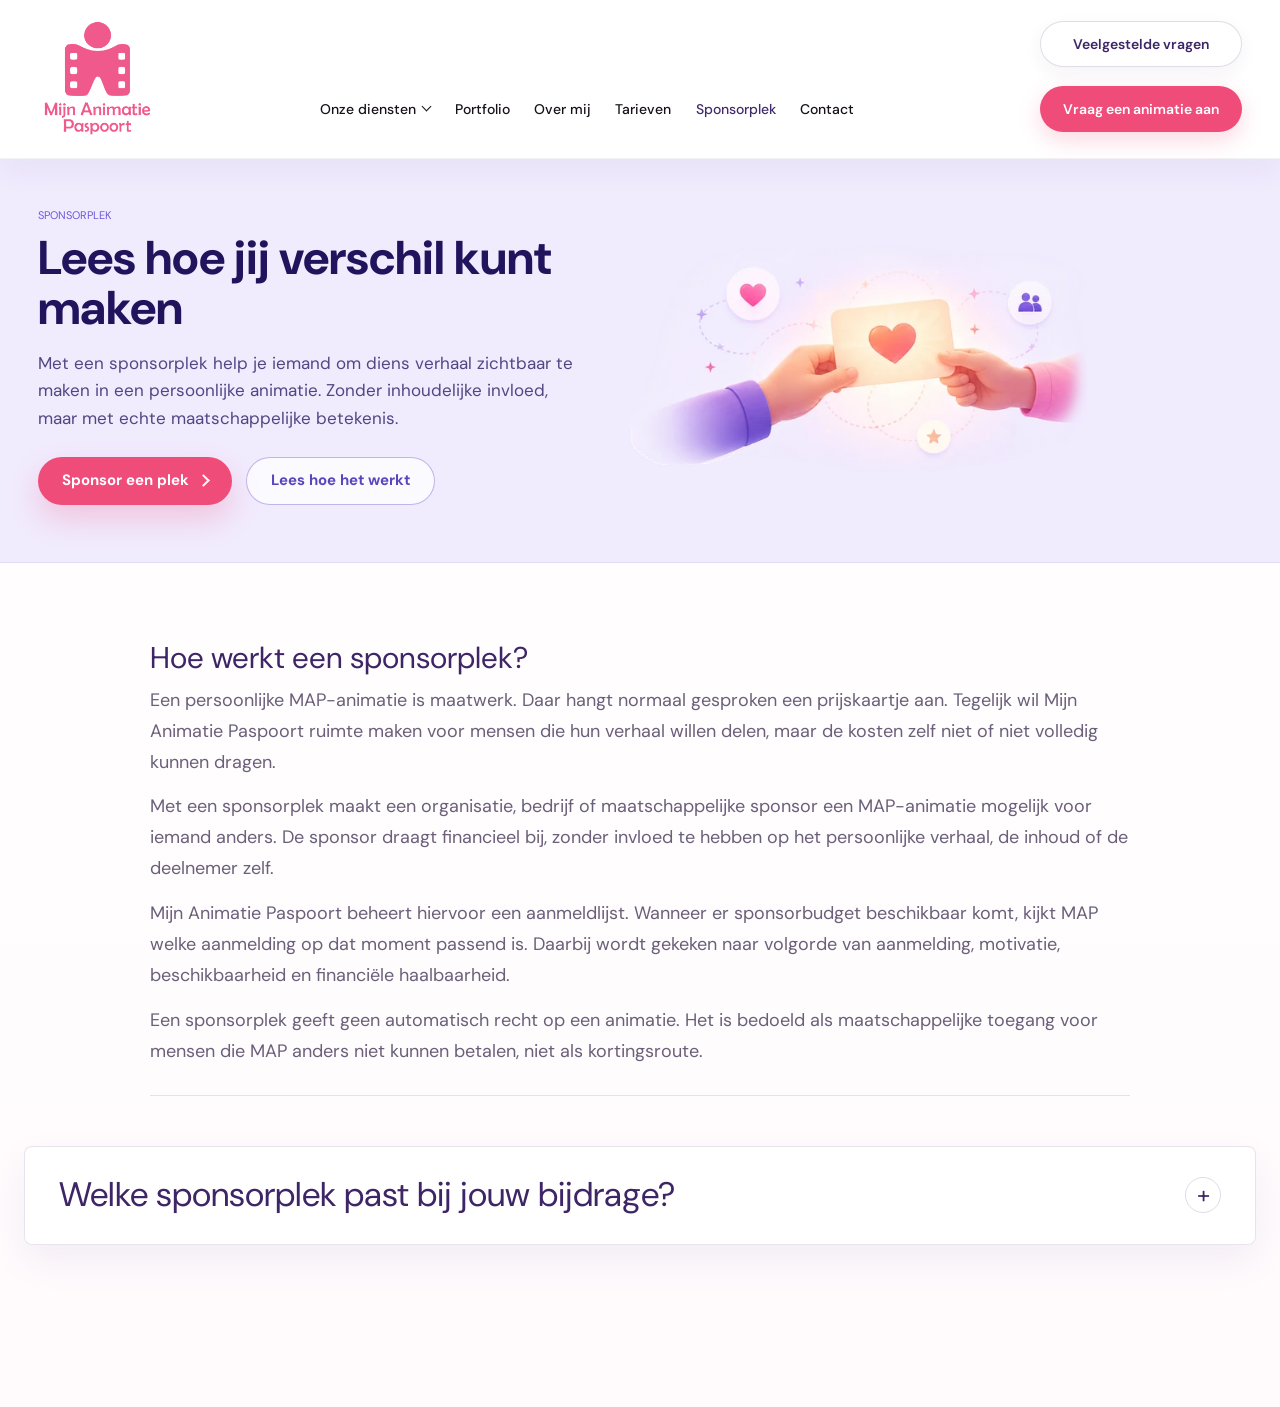
<file: sponsorplek.html>
<!DOCTYPE html>
<html lang="nl">
<head>
    <!-- Google Tag Manager -->
<script>(function(w,d,s,l,i){w[l]=w[l]||[];w[l].push({'gtm.start':
new Date().getTime(),event:'gtm.js'});var f=d.getElementsByTagName(s)[0],
j=d.createElement(s),dl=l!='dataLayer'?'&l='+l:'';j.async=true;j.src=
'https://www.googletagmanager.com/gtm.js?id='+i+dl;f.parentNode.insertBefore(j,f);
})(window,document,'script','dataLayer','GTM-MHHBWGMB');</script>
<!-- End Google Tag Manager -->
    <meta charset="UTF-8">
    <meta name="viewport" content="width=device-width, initial-scale=1.0">
    <title>Sponsor een MAP-plek | Mijn Animatie Paspoort</title>
    <link rel="preconnect" href="https://fonts.googleapis.com">
    <link rel="preconnect" href="https://fonts.gstatic.com" crossorigin>
    <link href="https://fonts.googleapis.com/css2?family=DM+Sans:opsz,wght@9..40,400;9..40,500;9..40,600&display=swap" rel="stylesheet">
    <link rel="stylesheet" href="style.css">
</head>

<body>
    <!-- Google Tag Manager (noscript) -->
<noscript><iframe src="https://www.googletagmanager.com/ns.html?id=GTM-MHHBWGMB"
height="0" width="0" style="display:none;visibility:hidden"></iframe></noscript>
<!-- End Google Tag Manager (noscript) -->
    <header class="site-header">
        <a class="brand" href="index.html">
            <img src="logo.png" alt="Mijn Animatie Paspoort">
        </a>

        <nav class="nav" id="site-nav" aria-label="Hoofdnavigatie">
            <div class="nav-dropdown">
                <button class="nav-dropdown-toggle" type="button" aria-haspopup="true" aria-expanded="false">
                    Onze diensten
                    <span aria-hidden="true"></span>
                </button>
                <div class="nav-dropdown-menu">
                    <a href="persoonlijke-animaties.html">Persoonlijke animaties (MAP)</a>
                    <a class="nav-mapx" href="uitleg-animaties.html">Uitleg animaties (MAP-X)</a>
                </div>
            </div>
            <a href="portfolio.html">Portfolio</a>
            <a href="over-mij.html">Over mij</a>
            <a href="tarieven.html">Tarieven</a>
            <a class="is-active" href="sponsorplek.html">Sponsorplek</a>
            <a href="contact.html">Contact</a>
            <a class="nav-cta" href="contact.html">Vraag een animatie aan</a>
        </nav>

        <div class="header-actions">
            <a class="header-button header-button-ghost" href="veelgestelde-vragen.html">Veelgestelde vragen</a>
            <button class="menu-button" type="button" aria-label="Menu" aria-controls="site-nav" aria-expanded="false">
                <span></span>
                <span></span>
                <span></span>
            </button>
        </div>
    </header>

    <main class="legal-page">
        <section class="legal-hero sponsor-hero">
            <div class="sponsor-hero-copy">
                <p class="section-label">Sponsorplek</p>
                <h1>Lees hoe jij verschil kunt maken</h1>
                <p>Met een sponsorplek help je iemand om diens verhaal zichtbaar te maken in een persoonlijke animatie. Zonder inhoudelijke invloed, maar met echte maatschappelijke betekenis.</p>
                <div class="sponsor-hero-actions" aria-label="Vervolgacties">
                    <a class="sponsor-hero-button sponsor-hero-button-primary" href="contact.html">Sponsor een plek <span aria-hidden="true"></span></a>
                    <a class="sponsor-hero-button sponsor-hero-button-secondary" href="#sponsor-uitleg">Lees hoe het werkt</a>
                </div>
            </div>

            <picture class="hero-picture-source">
                <source type="image/webp"
                        srcset="assets/hero-v1/Sponsor_hero_illustration2-640.webp 640w, assets/hero-v1/Sponsor_hero_illustration2-960.webp 960w, assets/hero-v1/Sponsor_hero_illustration2-1400.webp 1400w"
                        sizes="(max-width: 520px) 142vw, (max-width: 860px) 128vw, (max-width: 1180px) 68vw, 61vw">
                <img class="sponsor-hero-illustration" src="assets/Sponsor_hero_illustration2.png" alt="" aria-hidden="true" width="2172" height="724" fetchpriority="high">
            </picture>
        </section>

        <section class="legal-content sponsor-info-content" id="sponsor-uitleg" aria-label="Sponsorplekken uitgelegd">
            <article>
                <h2>Hoe werkt een sponsorplek?</h2>
                <p>Een persoonlijke MAP-animatie is maatwerk. Daar hangt normaal gesproken een prijskaartje aan. Tegelijk wil Mijn Animatie Paspoort ruimte maken voor mensen die hun verhaal willen delen, maar de kosten zelf niet of niet volledig kunnen dragen.</p>
                <p>Met een sponsorplek maakt een organisatie, bedrijf of maatschappelijke sponsor een MAP-animatie mogelijk voor iemand anders. De sponsor draagt financieel bij, zonder invloed te hebben op het persoonlijke verhaal, de inhoud of de deelnemer zelf.</p>
                <p>Mijn Animatie Paspoort beheert hiervoor een aanmeldlijst. Wanneer er sponsorbudget beschikbaar komt, kijkt MAP welke aanmelding op dat moment passend is. Daarbij wordt gekeken naar volgorde van aanmelding, motivatie, beschikbaarheid en financiële haalbaarheid.</p>
                <p>Een sponsorplek geeft geen automatisch recht op een animatie. Het is bedoeld als maatschappelijke toegang voor mensen die MAP anders niet kunnen betalen, niet als kortingsroute.</p>
            </article>

            <details class="sponsor-info-options">
                <summary>
                    <span id="sponsor-options-heading">Welke sponsorplek past bij jouw bijdrage?</span>
                </summary>

                <div class="sponsor-info-options-inner">
                    <div class="sponsor-info-options-header">
                    <p>Elke sponsorplek maakt een persoonlijke MAP-animatie mogelijk voor iemand die de kosten zelf niet of niet volledig kan dragen. Het verschil zit in de mate van zichtbaarheid en of de bijdrage algemeen of breder gericht wordt ingezet.</p>
                    </div>

                    <div class="sponsor-info-grid">
                    <article class="sponsor-info-panel">
                        <div class="sponsor-info-panel-header">
                            <h3>Open sponsorplek anoniem</h3>
                            <p class="sponsor-info-price">
                                <span>€371 excl. btw</span>
                                <span class="sponsor-price-including">€449 incl. btw</span>
                            </p>
                        </div>
                        <dl class="sponsor-info-list">
                            <div>
                                <dt>Wat je bijdrage mogelijk maakt:</dt>
                                <dd>
                                    <ul class="sponsor-feature-checks" aria-label="Inbegrepen bij open sponsorplek anoniem">
                                        <li>Een persoonlijke MAP-animatie voor iemand die dit zelf niet kan betalen.</li>
                                    </ul>
                                </dd>
                            </div>
                            <div>
                                <dt>Past bij jou als:</dt>
                                <dd>je iemand wilt helpen zonder naamvermelding of zichtbaarheid.</dd>
                            </div>
                            <div>
                                <dt>Goed om te weten:</dt>
                                <dd>je kiest geen deelnemer, geen doelgroep en krijgt geen inhoudelijke invloed of informatie over het verhaal.</dd>
                            </div>
                        </dl>
                    </article>

                    <article class="sponsor-info-panel">
                        <div class="sponsor-info-panel-header">
                            <h3>Open sponsorplek met naamvermelding</h3>
                            <p class="sponsor-info-price">
                                <span>€412 excl. btw</span>
                                <span class="sponsor-price-including">€499 incl. btw</span>
                            </p>
                        </div>
                        <dl class="sponsor-info-list">
                            <div>
                                <dt>Wat je bijdrage mogelijk maakt:</dt>
                                <dd>
                                    <ul class="sponsor-feature-checks" aria-label="Inbegrepen bij open sponsorplek met naamvermelding">
                                        <li>Een persoonlijke MAP-animatie.</li>
                                        <li>Een sponsorvermelding op de website.</li>
                                    </ul>
                                </dd>
                            </div>
                            <div>
                                <dt>Past bij jou als:</dt>
                                <dd>je maatschappelijk wilt bijdragen én zichtbaar wilt maken dat je MAP steunt.</dd>
                            </div>
                            <div>
                                <dt>Goed om te weten:</dt>
                                <dd>je wordt vermeld als sponsor op onze website. Je krijgt geen inhoudelijke invloed of informatie over het verhaal.</dd>
                            </div>
                        </dl>
                    </article>

                    <article class="sponsor-info-panel sponsor-info-panel-targeted">
                        <div class="sponsor-info-panel-header">
                            <h3>Gerichte sponsorplek</h3>
                            <p class="sponsor-info-price">
                                <span>€599 excl. btw</span>
                                <span class="sponsor-price-including">€725 incl. btw</span>
                            </p>
                        </div>
                        <dl class="sponsor-info-list">
                            <div>
                                <dt>Wat je bijdrage mogelijk maakt:</dt>
                                <dd>
                                    <ul class="sponsor-feature-checks" aria-label="Inbegrepen bij gerichte sponsorplek">
                                        <li>Een persoonlijke MAP-animatie binnen een specifieke doelgroep.</li>
                                        <li>Een sponsorvermelding in de animatie.</li>
                                        <li>Een sponsorvermelding op de website.</li>
                                    </ul>
                                </dd>
                            </div>
                            <div>
                                <dt>Past bij jou als:</dt>
                                <dd>je bijdrage wil laten aansluiten bij een doelgroep of thema dat past bij jouw organisatie of missie.</dd>
                            </div>
                            <div>
                                <dt>Goed om te weten:</dt>
                                <dd>je kiest zelf de doelgroep uit. Je kiest geen specifieke deelnemer en krijgt geen inhoudelijke invloed of informatie over het verhaal.</dd>
                            </div>
                        </dl>
                    </article>
                    </div>

                    <p class="sponsor-info-note">Bij alle sponsorplekken blijft het persoonlijke verhaal volledig van de deelnemer. De sponsor maakt de animatie mogelijk, maar heeft geen inhoudelijke invloed, ontvangt geen persoonlijke informatie en krijgt geen professioneel gebruiksrecht op de animatie.</p>
                </div>
            </details>
        </section>
    </main>

    <script>
        const siteHeader = document.querySelector(".site-header");
        const menuButton = document.querySelector(".menu-button");
        const navLinks = document.querySelectorAll(".nav a");

        function setMenuOpen(isOpen) {
            if (!siteHeader || !menuButton) {
                return;
            }

            siteHeader.classList.toggle("is-menu-open", isOpen);
            menuButton.setAttribute("aria-expanded", String(isOpen));
        }

        if (menuButton) {
            menuButton.addEventListener("click", () => {
                setMenuOpen(!siteHeader.classList.contains("is-menu-open"));
            });
        }

        navLinks.forEach((link) => {
            link.addEventListener("click", () => setMenuOpen(false));
        });
    </script>
</body>
</html>
</file>
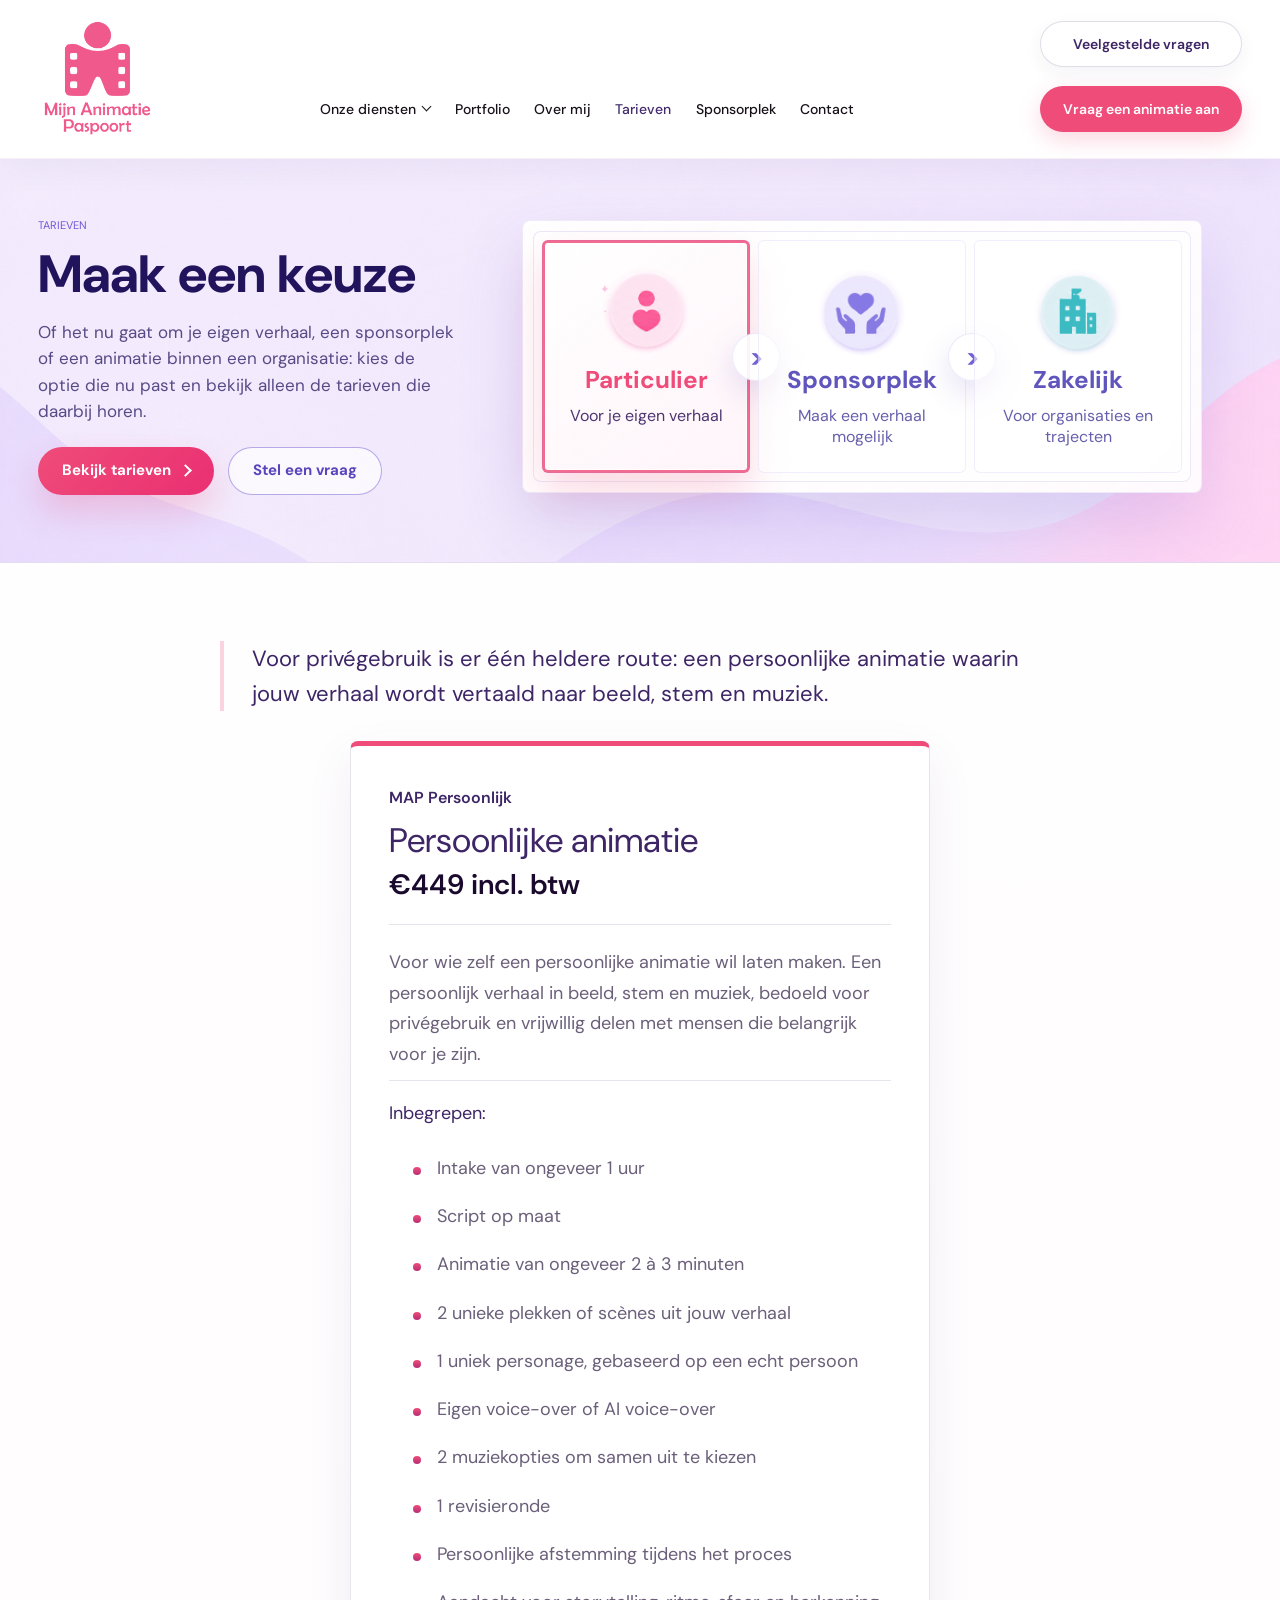
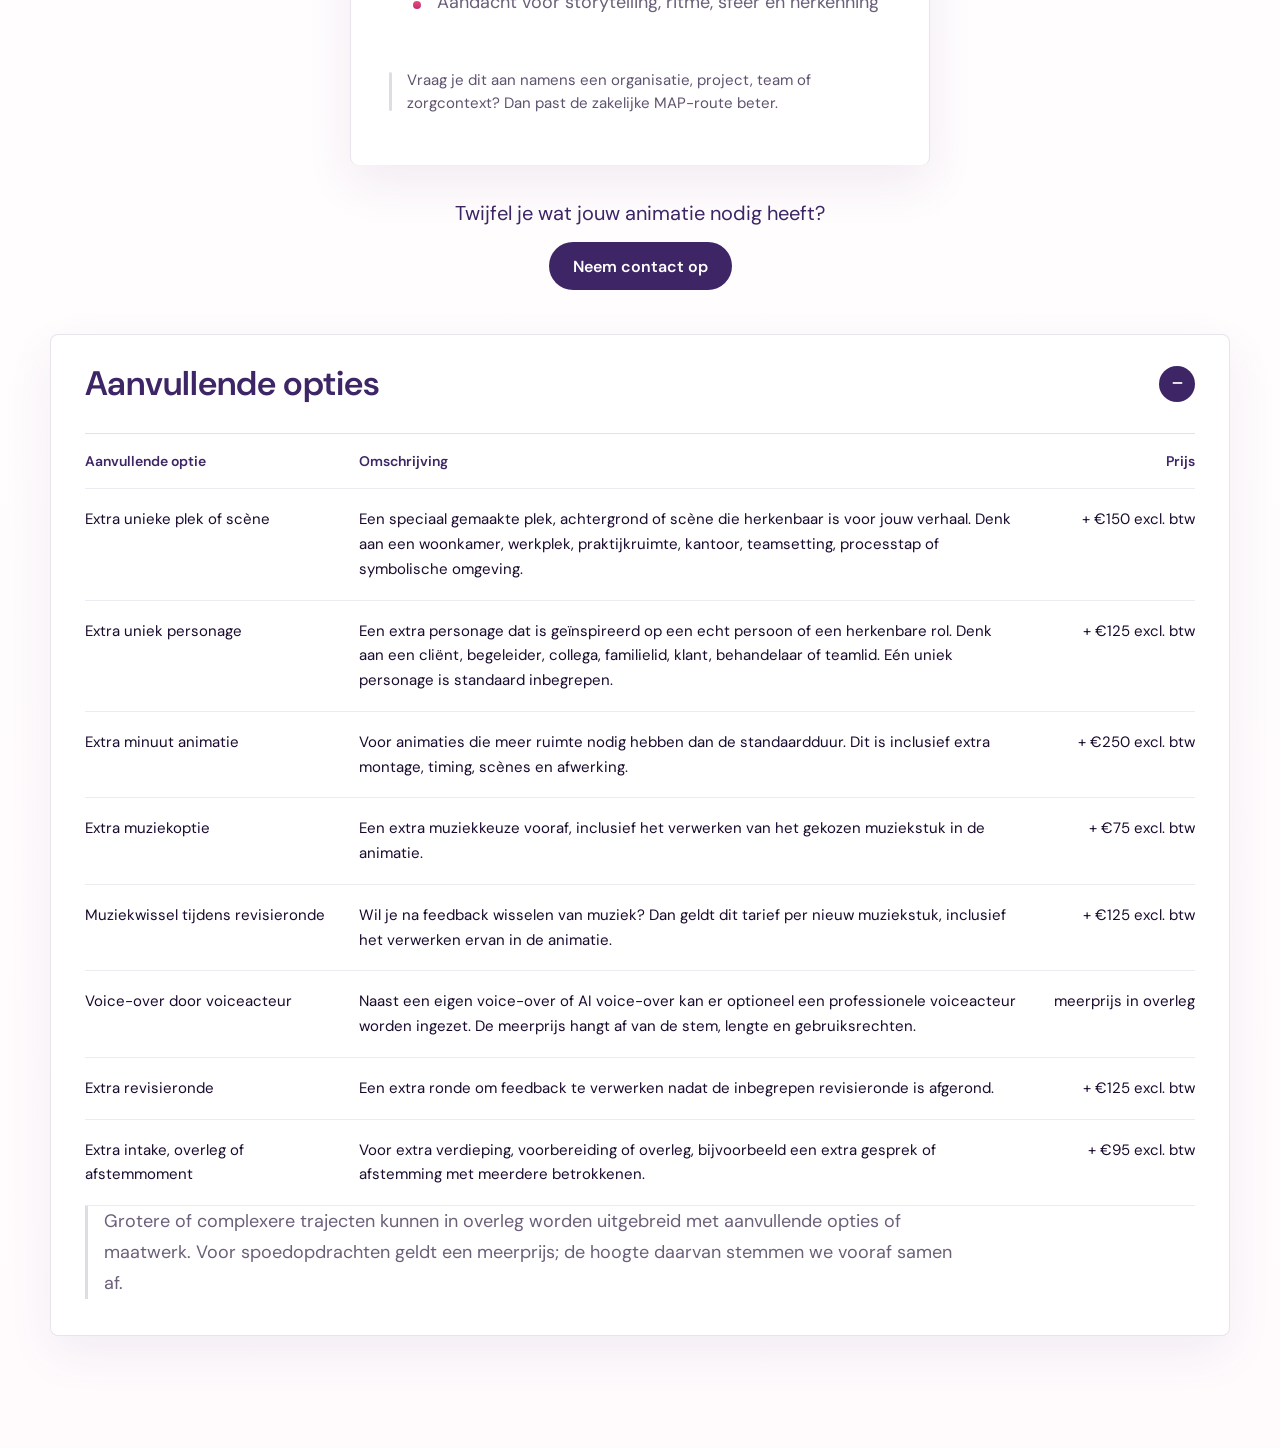
<file: tarieven.html>
<!DOCTYPE html>
<html lang="nl">
<head>
    <!-- Google Tag Manager -->
<script>(function(w,d,s,l,i){w[l]=w[l]||[];w[l].push({'gtm.start':
new Date().getTime(),event:'gtm.js'});var f=d.getElementsByTagName(s)[0],
j=d.createElement(s),dl=l!='dataLayer'?'&l='+l:'';j.async=true;j.src=
'https://www.googletagmanager.com/gtm.js?id='+i+dl;f.parentNode.insertBefore(j,f);
})(window,document,'script','dataLayer','GTM-MHHBWGMB');</script>
<!-- End Google Tag Manager -->
    <meta charset="UTF-8">
    <meta name="viewport" content="width=device-width, initial-scale=1.0">
    <title>Tarieven | Mijn Animatie Paspoort</title>
    <link rel="preconnect" href="https://fonts.googleapis.com">
    <link rel="preconnect" href="https://fonts.gstatic.com" crossorigin>
    <link href="https://fonts.googleapis.com/css2?family=DM+Sans:opsz,wght@9..40,400;9..40,500;9..40,600&display=swap" rel="stylesheet">
    <link rel="stylesheet" href="style.css">
</head>
<body>
    <!-- Google Tag Manager (noscript) -->
<noscript><iframe src="https://www.googletagmanager.com/ns.html?id=GTM-MHHBWGMB"
height="0" width="0" style="display:none;visibility:hidden"></iframe></noscript>
<!-- End Google Tag Manager (noscript) -->
    <header class="site-header">
        <a class="brand" href="index.html">
            <img src="logo.png" alt="Mijn Animatie Paspoort">
        </a>

        <nav class="nav" id="site-nav" aria-label="Hoofdnavigatie">
            <div class="nav-dropdown">
                <button class="nav-dropdown-toggle" type="button" aria-haspopup="true" aria-expanded="false">
                    Onze diensten
                    <span aria-hidden="true"></span>
                </button>
                <div class="nav-dropdown-menu">
                    <a href="persoonlijke-animaties.html">Persoonlijke animaties (MAP)</a>
                    <a class="nav-mapx" href="uitleg-animaties.html">Uitleg animaties (MAP-X)</a>
                </div>
            </div>
            <a href="portfolio.html">Portfolio</a>
            <a href="over-mij.html">Over mij</a>
            <a class="is-active" href="tarieven.html">Tarieven</a>
            <a href="sponsorplek.html">Sponsorplek</a>
            <a href="contact.html">Contact</a>
            <a class="nav-cta" href="contact.html">Vraag een animatie aan</a>
        </nav>

        <div class="header-actions">
            <a class="header-button header-button-ghost" href="veelgestelde-vragen.html">Veelgestelde vragen</a>
            <button class="menu-button" type="button" aria-label="Menu" aria-controls="site-nav" aria-expanded="false">
                <span></span>
                <span></span>
                <span></span>
            </button>
        </div>
    </header>

    <main class="legal-page">
        <section class="pricing-hero" aria-labelledby="pricing-hero-title">
            <div class="pricing-hero-copy">
                <p class="section-label">Tarieven</p>
                <h1 id="pricing-hero-title">Maak een keuze</h1>
                <p>Of het nu gaat om je eigen verhaal, een sponsorplek of een animatie binnen een organisatie: kies de optie die nu past en bekijk alleen de tarieven die daarbij horen.</p>
            </div>

            <div class="pricing-choice" aria-label="Tarieven kiezen">
                <div class="route-options pricing-hero-options" role="group" aria-label="Tarieven kiezen">
                    <button class="route-option pricing-hero-option pricing-hero-option-personal" type="button" data-route-option="personal" aria-pressed="false">
                        <span class="pricing-choice-icon" aria-hidden="true">
                            <img src="assets/Tarieven_icon_particulier.png" alt="">
                        </span>
                        <span class="route-option-title">Particulier</span>
                        <span class="route-option-subtitle">Voor je eigen verhaal</span>
                    </button>

                    <button class="route-option pricing-hero-option pricing-hero-option-sponsor" type="button" data-route-option="sponsor" aria-pressed="false">
                        <span class="pricing-choice-icon" aria-hidden="true">
                            <img src="assets/Tarieven_icon_sponsorplek.png" alt="">
                        </span>
                        <span class="route-option-title">Sponsorplek</span>
                        <span class="route-option-subtitle">Maak een verhaal mogelijk</span>
                    </button>

                    <button class="route-option pricing-hero-option pricing-hero-option-business" type="button" data-route-option="business" aria-pressed="false">
                        <span class="pricing-choice-icon" aria-hidden="true">
                            <img src="assets/Tarieven_icon_zakelijk.png" alt="">
                        </span>
                        <span class="route-option-title">Zakelijk</span>
                        <span class="route-option-subtitle">Voor organisaties en trajecten</span>
                    </button>
                </div>
            </div>

            <div class="pricing-hero-actions">
                <a class="pricing-hero-button pricing-hero-button-primary" href="#tarieven-overzicht">
                    <span>Bekijk tarieven</span>
                    <span class="pricing-hero-button-arrow" aria-hidden="true"></span>
                </a>
                <a class="pricing-hero-button pricing-hero-button-secondary" href="contact.html">Stel een vraag</a>
            </div>
        </section>

        <section class="legal-content pricing-content" id="tarieven-overzicht" aria-label="Tarieven">
            <div class="pricing-intro" data-route-intro="business" hidden>
                <p>Ik werk met één helder standaardtraject per product. Dat geeft genoeg ruimte voor een sterke animatie, zonder dat je hoeft te kiezen uit ingewikkelde pakketten. Heeft jouw verhaal, werkwijze of project meer nodig? Dan kun je het traject uitbreiden met aanvullende opties.</p>
            </div>

            <div class="pricing-intro" data-route-intro="personal" hidden>
                <p>Voor privégebruik is er één heldere route: een persoonlijke animatie waarin jouw verhaal wordt vertaald naar beeld, stem en muziek.</p>
            </div>

            <div class="pricing-intro" data-route-intro="sponsor" hidden>
                <p>Met een sponsorplek maak je een persoonlijke MAP-animatie mogelijk voor iemand die de kosten zelf niet kan dragen. Je kiest hoe zichtbaar je bijdrage mag zijn; de deelnemer houdt altijd de regie over het eigen verhaal.</p>
            </div>

            <div class="pricing-route" data-route-panel="business" hidden>
                <div class="pricing-cards" aria-label="Hoofdtarieven zakelijk">
                    <div class="pricing-card-shell pricing-card-shell-map">
                        <article class="pricing-card pricing-card-map">
                            <div class="pricing-card-header">
                                <p class="pricing-eyebrow">MAP</p>
                                <h2>Persoonlijke animatie</h2>
                                <p class="pricing-price">€999 excl. btw</p>
                            </div>

                            <p>Voor een persoonlijk verhaal dat zichtbaar, hoorbaar en voelbaar mag worden.</p>

                            <h3>Inbegrepen:</h3>
                            <ul class="legal-list pricing-list">
                                <li>Intake van ongeveer 1 uur</li>
                                <li>Script op maat</li>
                                <li>Animatie van ongeveer 2 à 3 minuten</li>
                                <li>2 unieke plekken of scènes uit jouw verhaal</li>
                                <li>1 uniek personage, gebaseerd op een echt persoon</li>
                                <li>Eigen voice-over of AI voice-over</li>
                                <li>2 muziekopties om samen uit te kiezen</li>
                                <li>1 revisieronde</li>
                                <li>Afstemming tijdens het proces</li>
                                <li>Aandacht voor storytelling, ritme, sfeer en herkenning</li>
                            </ul>

                            <p class="pricing-note">Compacte versie mogelijk vanaf €799 excl. btw, bij een korter verhaal met een eenvoudiger visuele uitwerking.</p>
                        </article>

                        <aside class="series-panel series-panel-map" id="map-series-panel" aria-label="MAP pakketten">
                            <button class="series-tab series-tab-map" type="button" aria-expanded="false" aria-controls="map-series-panel">
                                <span>Pakket opties</span>
                            </button>
                            <div class="series-panel-content">
                                <h3>MAP pakketten</h3>
                                <p>Voor organisaties of trajecten waarin meerdere persoonlijke animaties worden gemaakt.</p>
                                <ul>
                                    <li>3 MAP-animaties vanaf €2.850 excl. btw</li>
                                    <li>6 MAP-animaties vanaf €5.500 excl. btw</li>
                                    <li>Doorlopend traject op aanvraag</li>
                                </ul>
                                <p class="series-panel-note">Reeksen stemmen we altijd vooraf af op inhoud, planning en gewenste mate van maatwerk.</p>
                            </div>
                        </aside>
                    </div>

                    <div class="pricing-card-shell pricing-card-shell-mapx">
                        <article class="pricing-card pricing-card-mapx">
                            <div class="pricing-card-header">
                                <p class="pricing-eyebrow">MAP-X</p>
                                <h2>Uitleganimatie</h2>
                                <p class="pricing-price">€1250 excl. btw</p>
                            </div>

                            <p>Voor organisaties, praktijken en professionals die een werkwijze, dienst, methode, project of boodschap helder willen uitleggen.</p>

                            <h3>Inbegrepen:</h3>
                            <ul class="legal-list pricing-list">
                                <li>Briefing of intake van ongeveer 1 uur</li>
                                <li>Script op maat</li>
                                <li>Animatie van ongeveer 2 tot 3 minuten, afhankelijk van doel en inhoud</li>
                                <li>2 unieke plekken, scènes of situaties rond jouw boodschap</li>
                                <li>1 uniek personage of herkenbare rol</li>
                                <li>Eigen voice-over of AI voice-over</li>
                                <li>2 muziekopties om samen uit te kiezen</li>
                                <li>1 revisieronde</li>
                                <li>Afstemming op doel, doelgroep en gebruik</li>
                                <li>Aandacht voor storytelling, helderheid en impact</li>
                            </ul>

                            <p class="pricing-note">Compacte versie mogelijk vanaf €999 excl. btw, bijvoorbeeld bij een korte uitleganimatie met beperkte afstemming.</p>
                        </article>

                        <aside class="series-panel series-panel-mapx" id="mapx-series-panel" aria-label="MAP-X pakketten">
                            <button class="series-tab series-tab-mapx" type="button" aria-expanded="false" aria-controls="mapx-series-panel">
                                <span>Pakket opties</span>
                            </button>
                            <div class="series-panel-content">
                                <h3>MAP-X pakketten</h3>
                                <p>Voor meerdere uitleganimaties rond werkwijzen, diensten, methodieken, projecten of boodschappen.</p>
                                <ul>
                                    <li>3 MAP-X animaties vanaf €3.500 excl. btw</li>
                                    <li>6 MAP-X animaties vanaf €6.750 excl. btw</li>
                                    <li>Doorlopend traject op aanvraag</li>
                                </ul>
                                <p class="series-panel-note">Bij MAP-X hangt de prijs af van inhoud, doelgroep, huisstijl en hoeveelheid afstemming.</p>
                            </div>
                        </aside>
                    </div>
                </div>

                <details class="series-mobile">
                    <summary>Meerdere animaties nodig?</summary>
                    <div class="series-mobile-grid">
                        <article class="series-mobile-card series-mobile-card-map">
                            <h3>MAP pakketten</h3>
                            <p>Voor organisaties of trajecten waarin meerdere persoonlijke animaties worden gemaakt.</p>
                            <ul>
                                <li>3 MAP-animaties vanaf €2.850 excl. btw</li>
                                <li>6 MAP-animaties vanaf €5.500 excl. btw</li>
                                <li>Doorlopend traject op aanvraag</li>
                            </ul>
                            <p>Reeksen stemmen we altijd vooraf af op inhoud, planning en gewenste mate van maatwerk.</p>
                        </article>

                        <article class="series-mobile-card series-mobile-card-mapx">
                            <h3>MAP-X pakketten</h3>
                            <p>Voor meerdere uitleganimaties rond werkwijzen, diensten, methodieken, projecten of boodschappen.</p>
                            <ul>
                                <li>3 MAP-X animaties vanaf €3.500 excl. btw</li>
                                <li>6 MAP-X animaties vanaf €6.750 excl. btw</li>
                                <li>Doorlopend traject op aanvraag</li>
                            </ul>
                            <p>Bij MAP-X hangt de prijs af van inhoud, doelgroep, huisstijl en hoeveelheid afstemming.</p>
                        </article>
                    </div>
                </details>

            </div>

            <div class="pricing-route pricing-route-personal" data-route-panel="personal" hidden>
                <div class="pricing-cards pricing-cards-personal" aria-label="Hoofdtarief particulier">
                    <div class="pricing-card-shell pricing-card-shell-personal">
                        <article class="pricing-card pricing-card-personal">
                            <div class="pricing-card-header">
                                <p class="pricing-eyebrow">MAP Persoonlijk</p>
                                <h2>Persoonlijke animatie</h2>
                                <p class="pricing-price">€449 incl. btw</p>
                            </div>

                            <p>Voor wie zelf een persoonlijke animatie wil laten maken. Een persoonlijk verhaal in beeld, stem en muziek, bedoeld voor privégebruik en vrijwillig delen met mensen die belangrijk voor je zijn.</p>

                            <h3>Inbegrepen:</h3>
                            <ul class="legal-list pricing-list">
                                <li>Intake van ongeveer 1 uur</li>
                                <li>Script op maat</li>
                                <li>Animatie van ongeveer 2 à 3 minuten</li>
                                <li>2 unieke plekken of scènes uit jouw verhaal</li>
                                <li>1 uniek personage, gebaseerd op een echt persoon</li>
                                <li>Eigen voice-over of AI voice-over</li>
                                <li>2 muziekopties om samen uit te kiezen</li>
                                <li>1 revisieronde</li>
                                <li>Persoonlijke afstemming tijdens het proces</li>
                                <li>Aandacht voor storytelling, ritme, sfeer en herkenning</li>
                            </ul>

                            <p class="pricing-note">Vraag je dit aan namens een organisatie, project, team of zorgcontext? Dan past de zakelijke MAP-route beter.</p>
                        </article>
                    </div>
                </div>
            </div>

            <section class="pricing-route pricing-route-sponsor sponsor-section" id="sponsorplekken" data-route-panel="sponsor" hidden aria-labelledby="sponsor-heading">
                <div class="sponsor-section-header">
                    <p class="pricing-eyebrow">Sponsorplek</p>
                    <h2 id="sponsor-heading">Sponsor een MAP-plek</h2>
                    <p>Met een sponsorplek maak je een persoonlijke MAP-animatie mogelijk voor iemand die de kosten zelf niet kan dragen. Je draagt bij aan maatschappelijke toegang, zonder invloed op het persoonlijke verhaal van de deelnemer.</p>
                    <p><a class="sponsor-info-link" href="sponsorplek.html">Meer informatie over sponsorplekken</a></p>
                </div>

                <div class="sponsor-grid" aria-label="Sponsorplekken">
                    <article class="sponsor-card">
                        <div class="sponsor-card-header">
                            <h3>Open sponsorplek anoniem</h3>
                            <p class="sponsor-price">
                                <span>€371 excl. btw</span>
                                <span class="sponsor-price-including">€449 incl. btw</span>
                            </p>
                        </div>
                        <p>Je maakt een open MAP-plek mogelijk. Je kiest geen deelnemer, geen doelgroep en krijgt geen inhoudelijke invloed of informatie over het verhaal.</p>
                    </article>

                    <article class="sponsor-card">
                        <div class="sponsor-card-header">
                            <h3>Open sponsorplek met naamvermelding</h3>
                            <p class="sponsor-price">
                                <span>€412 excl. btw</span>
                                <span class="sponsor-price-including">€499 incl. btw</span>
                            </p>
                        </div>
                        <p>Je maakt een open MAP-plek mogelijk en wordt vermeld als sponsor op onze website. Je krijgt geen inhoudelijke invloed of informatie over het verhaal.</p>
                    </article>

                    <article class="sponsor-card sponsor-card-targeted">
                        <div class="sponsor-card-header">
                            <h3>Gerichte sponsorplek</h3>
                            <p class="sponsor-price">
                                <span>€599 excl. btw</span>
                                <span class="sponsor-price-including">€725 incl. btw</span>
                            </p>
                        </div>
                        <p>Je maakt een MAP-plek mogelijk binnen een specifieke doelgroep. Je kiest zelf de doelgroep uit. Je kiest geen specifieke deelnemer en krijgt geen inhoudelijke invloed of informatie over het verhaal.</p>
                    </article>
                </div>

                <p class="sponsor-disclaimer">Wil een organisatie een specifieke persoon aanmelden of de animatie professioneel inzetten? Dan past de zakelijke MAP-route beter.</p>
            </section>

            <div class="pricing-footer-cta" data-route-after-choice hidden>
                <p>Twijfel je wat jouw animatie nodig heeft?</p>
                <a class="pricing-cta" href="contact.html">Neem contact op</a>
            </div>

            <details class="pricing-options" data-route-after-choice data-route-options-section hidden open>
                <summary>Aanvullende opties</summary>
                <div class="pricing-options-inner">
                    

                    <div class="pricing-options-grid" role="table" aria-label="Aanvullende opties">
                        <div class="pricing-options-row pricing-options-head" role="row">
                            <div role="columnheader">Aanvullende optie</div>
                            <div role="columnheader">Omschrijving</div>
                            <div role="columnheader">Prijs</div>
                        </div>

                        <div class="pricing-options-row" data-personal-only hidden role="row">
                            <div role="cell" data-label="Aanvullende optie">Extra unieke plek of scène</div>
                            <div role="cell" data-label="Wat betekent dit?">Een speciaal gemaakte plek, achtergrond of scène die herkenbaar is voor jouw verhaal. Denk aan een woonkamer, werkplek, praktijkruimte, kantoor, teamsetting, processtap of symbolische omgeving.</div>
                            <div role="cell" data-label="Prijs">+ €150 excl. btw</div>
                        </div>

                        <div class="pricing-options-row" data-personal-only hidden role="row">
                            <div role="cell" data-label="Aanvullende optie">Extra uniek personage</div>
                            <div role="cell" data-label="Wat betekent dit?">Een extra personage dat is geïnspireerd op een echt persoon of een herkenbare rol. Denk aan een cliënt, begeleider, collega, familielid, klant, behandelaar of teamlid. Eén uniek personage is standaard inbegrepen.</div>
                            <div role="cell" data-label="Prijs">+ €125 excl. btw</div>
                        </div>

                        <div class="pricing-options-row" data-personal-only hidden role="row">
                            <div role="cell" data-label="Aanvullende optie">Extra minuut animatie</div>
                            <div role="cell" data-label="Wat betekent dit?">Voor animaties die meer ruimte nodig hebben dan de standaardduur. Dit is inclusief extra montage, timing, scènes en afwerking.</div>
                            <div role="cell" data-label="Prijs">+ €250 excl. btw</div>
                        </div>

                        <div class="pricing-options-row" data-personal-only hidden role="row">
                            <div role="cell" data-label="Aanvullende optie">Extra muziekoptie</div>
                            <div role="cell" data-label="Wat betekent dit?">Een extra muziekkeuze vooraf, inclusief het verwerken van het gekozen muziekstuk in de animatie.</div>
                            <div role="cell" data-label="Prijs">+ €75 excl. btw</div>
                        </div>

                        <div class="pricing-options-row" data-personal-only hidden role="row">
                            <div role="cell" data-label="Aanvullende optie">Muziekwissel tijdens revisieronde</div>
                            <div role="cell" data-label="Wat betekent dit?">Wil je na feedback wisselen van muziek? Dan geldt dit tarief per nieuw muziekstuk, inclusief het verwerken ervan in de animatie.</div>
                            <div role="cell" data-label="Prijs">+ €125 excl. btw</div>
                        </div>

                        <div class="pricing-options-row" data-personal-only hidden role="row">
                            <div role="cell" data-label="Aanvullende optie">Voice-over door voiceacteur</div>
                            <div role="cell" data-label="Wat betekent dit?">Naast een eigen voice-over of AI voice-over kan er optioneel een professionele voiceacteur worden ingezet. De meerprijs hangt af van de stem, lengte en gebruiksrechten.</div>
                            <div role="cell" data-label="Prijs">meerprijs in overleg</div>
                        </div>

                        <div class="pricing-options-row" data-personal-only hidden role="row">
                            <div role="cell" data-label="Aanvullende optie">Extra revisieronde</div>
                            <div role="cell" data-label="Wat betekent dit?">Een extra ronde om feedback te verwerken nadat de inbegrepen revisieronde is afgerond.</div>
                            <div role="cell" data-label="Prijs">+ €125 excl. btw</div>
                        </div>

                        <div class="pricing-options-row" data-personal-only hidden role="row">
                            <div role="cell" data-label="Aanvullende optie">Extra intake, overleg of afstemmoment</div>
                            <div role="cell" data-label="Wat betekent dit?">Voor extra verdieping, voorbereiding of overleg, bijvoorbeeld een extra gesprek of afstemming met meerdere betrokkenen.</div>
                            <div role="cell" data-label="Prijs">+ €95 excl. btw</div>
                        </div>

                        <div class="pricing-options-row" data-business-only hidden role="row">
                            <div role="cell" data-label="Aanvullende optie">Extra unieke plek of scène</div>
                            <div role="cell" data-label="Wat betekent dit?">Een speciaal gemaakte plek, achtergrond of scène die herkenbaar is voor het verhaal, de werkwijze of het project. Denk aan een woonkamer, werkplek, praktijkruimte, kantoor, teamsetting, processtap of symbolische omgeving.</div>
                            <div role="cell" data-label="Prijs">vanaf + €150 excl. btw</div>
                        </div>

                        <div class="pricing-options-row" data-business-only hidden role="row">
                            <div role="cell" data-label="Aanvullende optie">Extra uniek personage</div>
                            <div role="cell" data-label="Wat betekent dit?">Een extra personage dat is geïnspireerd op een echt persoon of een herkenbare rol. Denk aan een cliënt, begeleider, collega, familielid, klant, behandelaar of teamlid. Eén uniek personage is standaard inbegrepen.</div>
                            <div role="cell" data-label="Prijs">vanaf + €125 excl. btw</div>
                        </div>

                        <div class="pricing-options-row" data-business-only hidden role="row">
                            <div role="cell" data-label="Aanvullende optie">Extra minuut animatie</div>
                            <div role="cell" data-label="Wat betekent dit?">Voor animaties die meer ruimte nodig hebben dan de standaardduur. Dit is inclusief extra montage, timing, scènes en afwerking.</div>
                            <div role="cell" data-label="Prijs">vanaf + €250 excl. btw</div>
                        </div>

                        <div class="pricing-options-row" data-business-only hidden role="row">
                            <div role="cell" data-label="Aanvullende optie">Extra muziekoptie</div>
                            <div role="cell" data-label="Wat betekent dit?">Een extra muziekkeuze vooraf, inclusief het verwerken van het gekozen muziekstuk in de animatie.</div>
                            <div role="cell" data-label="Prijs">+ €75 excl. btw</div>
                        </div>

                        <div class="pricing-options-row" data-business-only hidden role="row">
                            <div role="cell" data-label="Aanvullende optie">Muziekwissel tijdens revisieronde</div>
                            <div role="cell" data-label="Wat betekent dit?">Wil je na feedback wisselen van muziek? Dan geldt dit tarief per nieuw muziekstuk, inclusief het verwerken ervan in de animatie.</div>
                            <div role="cell" data-label="Prijs">+ €125 excl. btw</div>
                        </div>

                        <div class="pricing-options-row" data-business-only hidden role="row">
                            <div role="cell" data-label="Aanvullende optie">Voice-over door voiceacteur</div>
                            <div role="cell" data-label="Wat betekent dit?">Naast een eigen voice-over of AI voice-over kan er optioneel een professionele voiceacteur worden ingezet. De meerprijs hangt af van de stem, lengte en gebruiksrechten.</div>
                            <div role="cell" data-label="Prijs">meerprijs in overleg</div>
                        </div>

                        <div class="pricing-options-row" data-business-only hidden role="row">
                            <div role="cell" data-label="Aanvullende optie">Extra revisieronde</div>
                            <div role="cell" data-label="Wat betekent dit?">Een extra ronde om feedback te verwerken nadat de inbegrepen revisieronde is afgerond.</div>
                            <div role="cell" data-label="Prijs">+ €150 excl. btw</div>
                        </div>

                        <div class="pricing-options-row" data-business-only hidden role="row">
                            <div role="cell" data-label="Aanvullende optie">Extra intake, overleg of afstemmoment</div>
                            <div role="cell" data-label="Wat betekent dit?">Voor extra verdieping, voorbereiding of overleg van maximaal 60 minuten, bijvoorbeeld een extra gesprek, projectafstemming of overleg met meerdere betrokkenen.</div>
                            <div role="cell" data-label="Prijs">+ €150 excl. btw</div>
                        </div>

                        <div class="pricing-options-row" data-business-only hidden role="row">
                            <div role="cell" data-label="Aanvullende optie">Huisstijl verwerken</div>
                            <div role="cell" data-label="Wat betekent dit?">Denk aan kleuren, logo, tone of voice, organisatiestijl of bestaande communicatiemiddelen.</div>
                            <div role="cell" data-label="Prijs">vanaf + €250 excl. btw</div>
                        </div>

                    </div>

                    <p class="pricing-options-note">Grotere of complexere trajecten kunnen in overleg worden uitgebreid met aanvullende opties of maatwerk. Voor spoedopdrachten geldt een meerprijs; de hoogte daarvan stemmen we vooraf samen af.</p>

                </div>
            </details>
        </section>
    </main>

    <script>
        const siteHeader = document.querySelector(".site-header");
        const menuButton = document.querySelector(".menu-button");
        const navLinks = document.querySelectorAll(".nav a");
        const pricingOptions = document.querySelector(".pricing-options");
        const pricingOptionsSummary = pricingOptions?.querySelector("summary");
        const pricingOptionsInner = pricingOptions?.querySelector(".pricing-options-inner");
        const desktopPricingQuery = window.matchMedia("(min-width: 861px)");
        const desktopSeriesQuery = window.matchMedia("(min-width: 1620px)");
        const prefersReducedMotion = window.matchMedia("(prefers-reduced-motion: reduce)");
        const seriesToggles = document.querySelectorAll(".series-tab");
        const routeOptions = document.querySelectorAll("[data-route-option]");
        const routePanels = document.querySelectorAll("[data-route-panel]");
        const routeIntros = document.querySelectorAll("[data-route-intro]");
        const routeAfterChoice = document.querySelectorAll("[data-route-after-choice]");
        const businessOnly = document.querySelectorAll("[data-business-only]");
        const personalOnly = document.querySelectorAll("[data-personal-only]");
        const routeOptionsGroup = document.querySelector(".route-options");
        const pricingRouteNames = ["personal", "sponsor", "business"];
        const pricingRouteHashes = {
            personal: "particulier",
            sponsor: "sponsorplekken",
            business: "zakelijk"
        };

        function setPricingRoute(route, updateHash = false) {
            const nextRoute = pricingRouteNames.includes(route) ? route : "personal";

            routeOptions.forEach((button) => {
                const isActive = button.dataset.routeOption === nextRoute;
                button.classList.toggle("is-active", isActive);
                button.setAttribute("aria-pressed", String(isActive));
            });

            routePanels.forEach((panel) => {
                const isActive = panel.dataset.routePanel === nextRoute;
                panel.hidden = !isActive;
                panel.classList.toggle("is-active", isActive);
            });

            routeIntros.forEach((intro) => {
                intro.hidden = intro.dataset.routeIntro !== nextRoute;
            });

            routeAfterChoice.forEach((element) => {
                element.hidden = element.hasAttribute("data-route-options-section") && nextRoute === "sponsor";
            });

            businessOnly.forEach((element) => {
                element.hidden = nextRoute !== "business";
            });

            personalOnly.forEach((element) => {
                element.hidden = nextRoute !== "personal";
            });

            routeOptionsGroup?.classList.add("has-choice");
            routeOptionsGroup?.classList.toggle("is-business", nextRoute === "business");
            routeOptionsGroup?.classList.toggle("is-personal", nextRoute === "personal");
            routeOptionsGroup?.classList.toggle("is-sponsor", nextRoute === "sponsor");

            if (nextRoute !== "business") {
                document.querySelectorAll(".pricing-card-shell.is-series-open").forEach((shell) => {
                    shell.classList.remove("is-series-open", "is-series-closing", "is-series-settling", "is-series-hover-paused");
                    shell.querySelector(".series-tab")?.setAttribute("aria-expanded", "false");
                });
            }

            if (updateHash && pricingRouteHashes[nextRoute]) {
                window.history.replaceState(null, "", `${window.location.pathname}${window.location.search}#${pricingRouteHashes[nextRoute]}`);
            }
        }

        function setMenuOpen(isOpen) {
            if (!siteHeader || !menuButton) {
                return;
            }

            siteHeader.classList.toggle("is-menu-open", isOpen);
            menuButton.setAttribute("aria-expanded", String(isOpen));
        }

        if (menuButton) {
            menuButton.addEventListener("click", () => {
                setMenuOpen(!siteHeader.classList.contains("is-menu-open"));
            });
        }

        navLinks.forEach((link) => {
            link.addEventListener("click", () => setMenuOpen(false));
        });

        routeOptions.forEach((button) => {
            button.addEventListener("click", () => {
                setPricingRoute(button.dataset.routeOption, true);
            });
        });

        function getInitialPricingRoute() {
            if (window.location.hash === "#particulier") {
                return "personal";
            }

            if (window.location.hash === "#sponsorplekken" || window.location.hash === "#sponsorplek") {
                return "sponsor";
            }

            if (window.location.hash === "#zakelijk") {
                return "business";
            }

            return null;
        }

        const initialPricingRoute = getInitialPricingRoute() || "personal";

        setPricingRoute(initialPricingRoute);

        if (window.location.hash === "#sponsorplekken") {
            window.requestAnimationFrame(() => {
                document.querySelector("#sponsorplekken")?.scrollIntoView({
                    block: "start",
                    behavior: prefersReducedMotion.matches ? "auto" : "smooth"
                });
            });
        }

        window.addEventListener("hashchange", () => {
            const pricingRoute = getInitialPricingRoute();

            if (pricingRoute) {
                setPricingRoute(pricingRoute);
            }
        });

        seriesToggles.forEach((button) => {
            const shell = button.closest(".pricing-card-shell");
            const panel = shell?.querySelector(".series-panel");
            let settlingTimer = null;
            let dragState = null;
            let suppressClick = false;

            function getPanelDistance() {
                if (!shell) {
                    return 0;
                }

                const styles = window.getComputedStyle(shell);
                const panelWidth = parseFloat(styles.getPropertyValue("--series-panel-width")) || 360;
                const labelWidth = parseFloat(styles.getPropertyValue("--series-label-width")) || 50;
                return panelWidth - labelWidth + 7;
            }

            function setSeriesOpen(isOpen) {
                if (!shell) {
                    return;
                }

                window.clearTimeout(settlingTimer);
                const wasOpen = shell.classList.contains("is-series-open");
                shell.style.removeProperty("--series-drag-offset");
                shell.classList.add("is-series-settling");
                shell.classList.add("is-series-hover-paused");
                shell.classList.toggle("is-series-closing", wasOpen && !isOpen);
                shell.classList.toggle("is-series-open", isOpen);
                button.setAttribute("aria-expanded", String(isOpen));
                settlingTimer = window.setTimeout(() => {
                    shell.classList.remove("is-series-settling");
                    shell.classList.remove("is-series-closing");
                }, 340);
            }

            shell?.addEventListener("pointerleave", () => {
                if (!dragState) {
                    shell.classList.remove("is-series-hover-paused");
                }
            });

            function beginDrag(event) {
                if (dragState || !shell || !panel || !desktopSeriesQuery.matches || event.button > 0) {
                    return;
                }

                const distance = getPanelDistance();
                if (!distance) {
                    return;
                }

                dragState = {
                    distance,
                    isMapx: shell.classList.contains("pricing-card-shell-mapx"),
                    handle: event.currentTarget,
                    pointerId: event.pointerId,
                    startX: event.clientX,
                    startedOpen: shell.classList.contains("is-series-open"),
                    startProgress: shell.classList.contains("is-series-open") ? 1 : 0,
                    progress: shell.classList.contains("is-series-open") ? 1 : 0,
                    hasMoved: false
                };

                window.clearTimeout(settlingTimer);
                event.currentTarget.setPointerCapture?.(event.pointerId);
                shell.classList.add("is-series-dragging");
                shell.classList.add("is-series-hover-paused");
                shell.classList.add("is-series-open");
                shell.classList.remove("is-series-settling");
                shell.classList.remove("is-series-closing");

                const startOffset = dragState.isMapx
                    ? (dragState.progress - 1) * dragState.distance
                    : (1 - dragState.progress) * dragState.distance;
                shell.style.setProperty("--series-drag-offset", `${startOffset}px`);
            }

            button.addEventListener("pointerdown", beginDrag);
            panel?.addEventListener("pointerdown", beginDrag);

            function moveDrag(event) {
                if (!shell || !dragState || event.pointerId !== dragState.pointerId) {
                    return;
                }

                const delta = dragState.isMapx
                    ? event.clientX - dragState.startX
                    : dragState.startX - event.clientX;
                const progress = Math.min(1, Math.max(0, dragState.startProgress + (delta / dragState.distance)));

                dragState.progress = progress;
                dragState.hasMoved = dragState.hasMoved || Math.abs(event.clientX - dragState.startX) > 4;
                suppressClick = dragState.hasMoved;

                const offset = dragState.isMapx
                    ? (progress - 1) * dragState.distance
                    : (1 - progress) * dragState.distance;
                shell.style.setProperty("--series-drag-offset", `${offset}px`);
            }

            button.addEventListener("pointermove", moveDrag);
            panel?.addEventListener("pointermove", moveDrag);
            window.addEventListener("pointermove", moveDrag);

            function finishDrag(event) {
                if (!shell || !dragState || event.pointerId !== dragState.pointerId) {
                    return;
                }

                const shouldOpen = dragState.progress >= 0.5;
                if (dragState.handle.hasPointerCapture?.(event.pointerId)) {
                    dragState.handle.releasePointerCapture(event.pointerId);
                }
                shell.classList.remove("is-series-dragging");
                const hasMoved = dragState.hasMoved;
                const startedOpen = dragState.startedOpen;
                dragState = null;

                if (hasMoved) {
                    setSeriesOpen(shouldOpen);
                } else {
                    shell.style.removeProperty("--series-drag-offset");
                    shell.classList.toggle("is-series-open", startedOpen);
                }
            }

            button.addEventListener("pointerup", finishDrag);
            button.addEventListener("pointercancel", finishDrag);
            window.addEventListener("pointerup", finishDrag);
            window.addEventListener("pointercancel", finishDrag);

            button.addEventListener("click", (event) => {
                if (suppressClick) {
                    event.preventDefault();
                    suppressClick = false;
                    return;
                }

                if (!shell) {
                    return;
                }

                setSeriesOpen(!shell.classList.contains("is-series-open"));
            });
        });

        function setPricingOptionsOpen(isOpen) {
            if (!pricingOptions || !pricingOptionsSummary) {
                return;
            }

            pricingOptions.open = true;
            pricingOptions.classList.toggle("is-open", isOpen);
            pricingOptionsSummary.setAttribute("aria-expanded", String(isOpen));
        }

        function scrollPricingOptionsIntoView() {
            if (!pricingOptions || !desktopPricingQuery.matches) {
                return;
            }

            window.setTimeout(() => {
                pricingOptions.scrollIntoView({
                    behavior: prefersReducedMotion.matches ? "auto" : "smooth",
                    block: "start"
                });
            }, 80);
        }

        if (pricingOptions && pricingOptionsSummary && pricingOptionsInner) {
            setPricingOptionsOpen(desktopPricingQuery.matches);

            pricingOptionsSummary.addEventListener("click", (event) => {
                event.preventDefault();
                const shouldOpen = !pricingOptions.classList.contains("is-open");
                setPricingOptionsOpen(shouldOpen);

                if (shouldOpen) {
                    scrollPricingOptionsIntoView();
                }
            });

            desktopPricingQuery.addEventListener("change", (event) => {
                setPricingOptionsOpen(event.matches);
            });
        }
    </script>
</body>
</html>
</file>
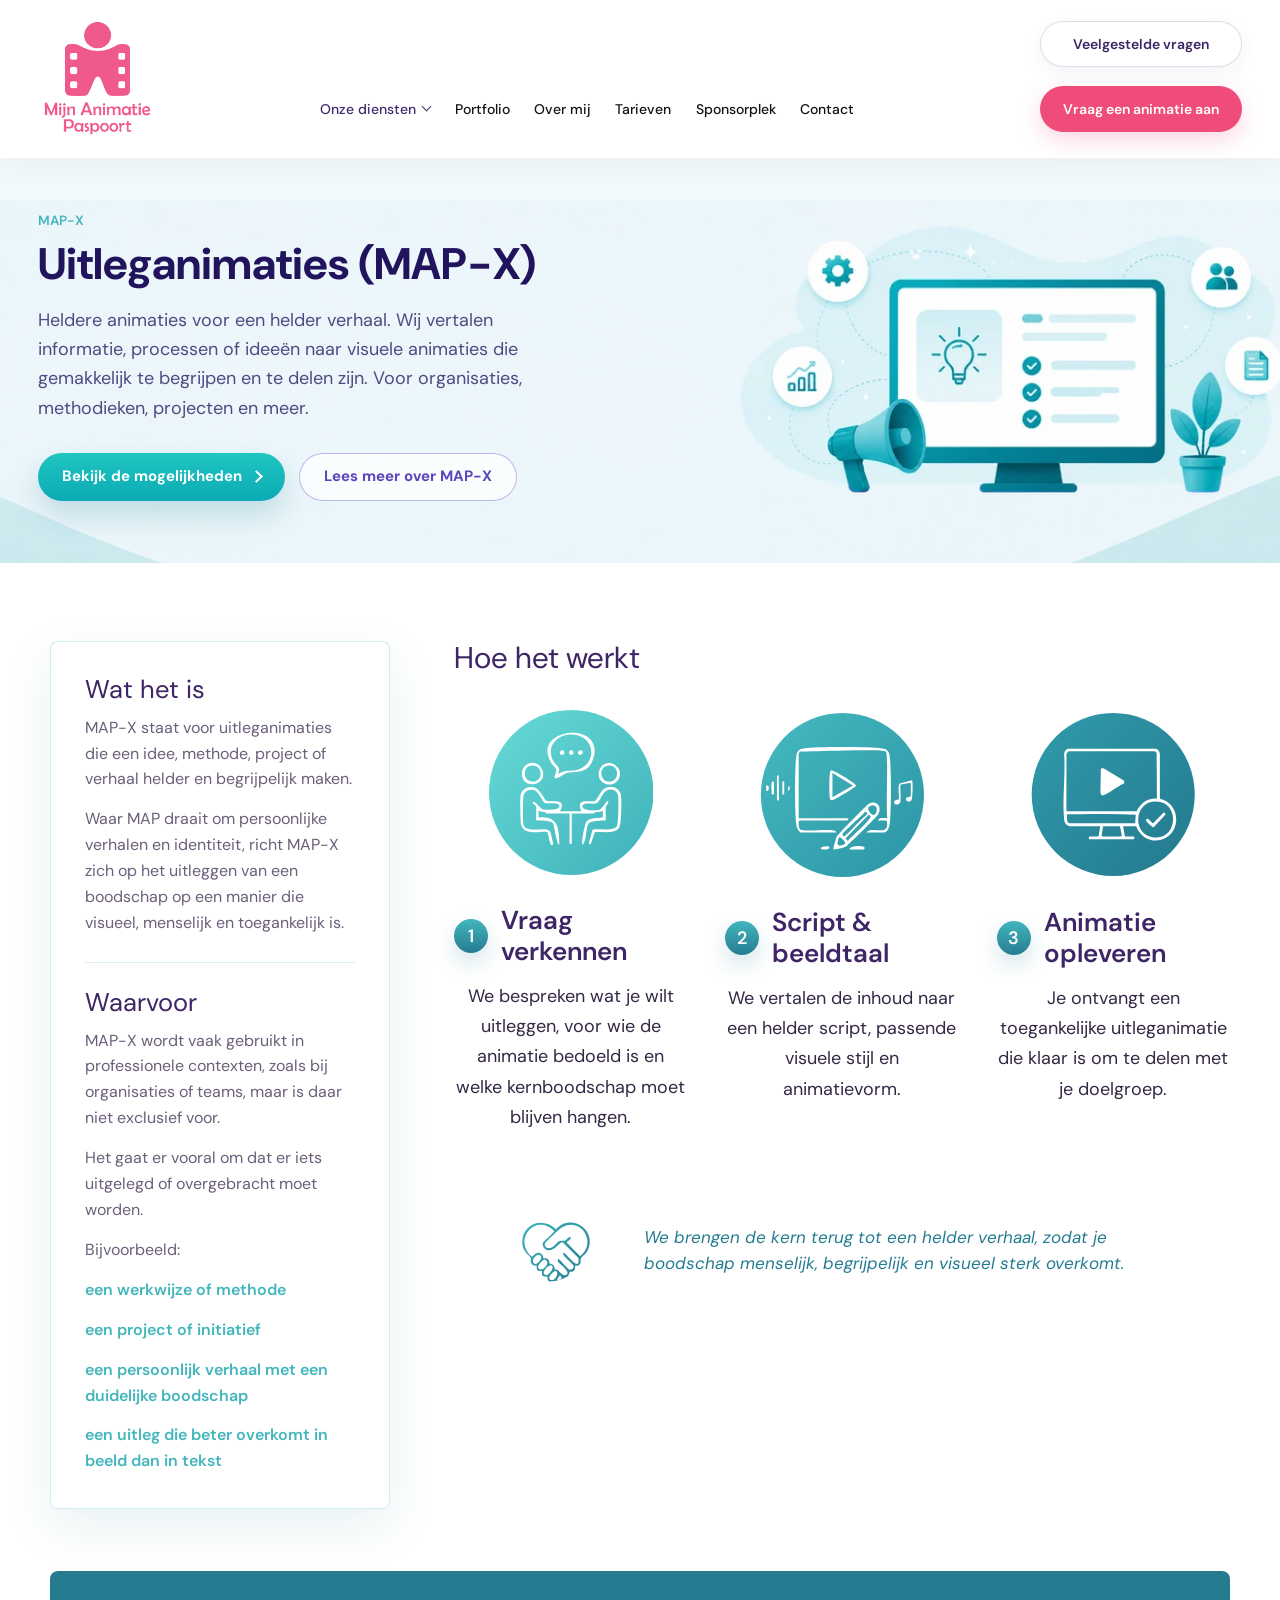
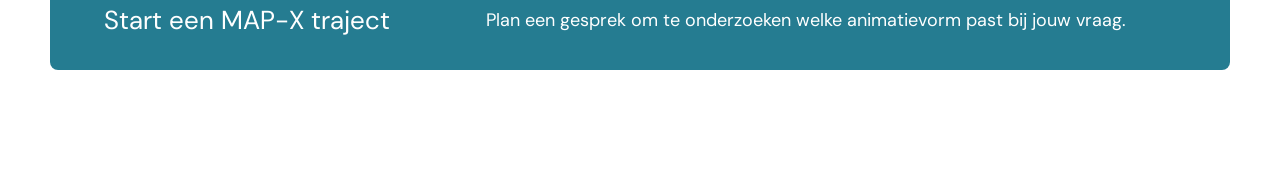
<file: uitleg-animaties.html>
<!DOCTYPE html>
<html lang="nl">
<head>
    <!-- Google Tag Manager -->
<script>(function(w,d,s,l,i){w[l]=w[l]||[];w[l].push({'gtm.start':
new Date().getTime(),event:'gtm.js'});var f=d.getElementsByTagName(s)[0],
j=d.createElement(s),dl=l!='dataLayer'?'&l='+l:'';j.async=true;j.src=
'https://www.googletagmanager.com/gtm.js?id='+i+dl;f.parentNode.insertBefore(j,f);
})(window,document,'script','dataLayer','GTM-MHHBWGMB');</script>
<!-- End Google Tag Manager -->
    <meta charset="UTF-8">
    <meta name="viewport" content="width=device-width, initial-scale=1.0">
    <title>Uitleg animaties | Mijn Animatie Paspoort</title>
    <link rel="preconnect" href="https://fonts.googleapis.com">
    <link rel="preconnect" href="https://fonts.gstatic.com" crossorigin>
    <link href="https://fonts.googleapis.com/css2?family=DM+Sans:opsz,wght@9..40,400;9..40,500;9..40,600&display=swap" rel="stylesheet">
    <link rel="stylesheet" href="style.css">
</head>
<body>
    <!-- Google Tag Manager (noscript) -->
<noscript><iframe src="https://www.googletagmanager.com/ns.html?id=GTM-MHHBWGMB"
height="0" width="0" style="display:none;visibility:hidden"></iframe></noscript>
<!-- End Google Tag Manager (noscript) -->
    <header class="site-header">
        <a class="brand" href="index.html">
            <img src="logo.png" alt="Mijn Animatie Paspoort">
        </a>

        <nav class="nav" id="site-nav" aria-label="Hoofdnavigatie">
            <div class="nav-dropdown is-active">
                <button class="nav-dropdown-toggle" type="button" aria-haspopup="true" aria-expanded="false">
                    Onze diensten
                    <span aria-hidden="true"></span>
                </button>
                <div class="nav-dropdown-menu">
                    <a href="persoonlijke-animaties.html">Persoonlijke animaties (MAP)</a>
                    <a class="is-active nav-mapx" href="uitleg-animaties.html">Uitleg animaties (MAP-X)</a>
                </div>
            </div>
            <a href="portfolio.html">Portfolio</a>
            <a href="over-mij.html">Over mij</a>
            <a href="tarieven.html">Tarieven</a>
            <a href="sponsorplek.html">Sponsorplek</a>
            <a href="contact.html">Contact</a>
            <a class="nav-cta" href="contact.html">Vraag een animatie aan</a>
        </nav>

        <div class="header-actions">
            <a class="header-button header-button-ghost" href="veelgestelde-vragen.html">Veelgestelde vragen</a>
            <button class="menu-button" type="button" aria-label="Menu" aria-controls="site-nav" aria-expanded="false">
                <span></span>
                <span></span>
                <span></span>
            </button>
        </div>
    </header>

    <main class="legal-page mapx-page">
        <section class="map-hero mapx-hero">
            <div class="map-hero-copy mapx-hero-copy">
                <p class="section-label">MAP-X</p>
                <h1>Uitleganimaties <span>(MAP-X)</span></h1>
                <p>Heldere animaties voor een helder verhaal. Wij vertalen informatie, processen of idee&euml;n naar visuele animaties die gemakkelijk te begrijpen en te delen zijn. Voor organisaties, methodieken, projecten en meer.</p>
                <div class="map-hero-actions" aria-label="Vervolgacties">
                    <a class="map-hero-button map-hero-button-primary" href="contact.html">Bekijk de mogelijkheden <span aria-hidden="true"></span></a>
                    <a class="map-hero-button map-hero-button-secondary" href="#mapx-uitleg">Lees meer over MAP-X</a>
                </div>
            </div>

            <picture class="hero-picture-source">
                <source type="image/webp"
                        srcset="assets/hero-v1/MAPX_hero_illustration-640.webp 640w, assets/hero-v1/MAPX_hero_illustration-960.webp 960w, assets/hero-v1/MAPX_hero_illustration-1400.webp 1400w"
                        sizes="(max-width: 620px) 120vw, (max-width: 860px) 108vw, (max-width: 1180px) 50vw, 48vw">
                <img class="map-hero-illustration mapx-hero-illustration" src="assets/MAPX_hero_illustration.png" alt="" aria-hidden="true" width="1746" height="901" fetchpriority="high">
            </picture>
        </section>

        <section class="legal-content map-content mapx-content" id="mapx-uitleg" aria-label="MAP-X uitleganimaties">
            <div class="map-content-grid">
                <div class="map-side-panel mapx-side-panel">
                    <article>
                        <h2>Wat het is</h2>
                        <p>MAP-X staat voor uitleganimaties die een idee, methode, project of verhaal helder en begrijpelijk maken.</p>
                        <p>Waar MAP draait om persoonlijke verhalen en identiteit, richt MAP-X zich op het uitleggen van een boodschap op een manier die visueel, menselijk en toegankelijk is.</p>
                    </article>

                    <article>
                        <h2>Waarvoor</h2>
                        <p>MAP-X wordt vaak gebruikt in professionele contexten, zoals bij organisaties of teams, maar is daar niet exclusief voor.</p>
                        <p>Het gaat er vooral om dat er iets uitgelegd of overgebracht moet worden.</p>
                        <p>Bijvoorbeeld:</p>
                        <p class="map-voor-wie-item">een werkwijze of methode</p>
                        <p class="map-voor-wie-item">een project of initiatief</p>
                        <p class="map-voor-wie-item">een persoonlijk verhaal met een duidelijke boodschap</p>
                        <p class="map-voor-wie-item">een uitleg die beter overkomt in beeld dan in tekst</p>
                    </article>
                </div>

                <article class="map-process-panel mapx-process-panel">
                    <h2 class="mapx-process-title">Hoe het werkt</h2>
                    <ol class="process-list">
                        <li>
                            <img class="process-icon" src="assets/process-kennismaking-mapx.svg" alt="" aria-hidden="true">
                            <div class="process-copy">
                                <div class="process-heading">
                                    <span class="process-number">1</span>
                                    <h3>Vraag verkennen</h3>
                                </div>
                                <p>We bespreken wat je wilt uitleggen, voor wie de animatie bedoeld is en welke kernboodschap moet blijven hangen.</p>
                            </div>
                        </li>
                        <li>
                            <img class="process-icon" src="assets/process-ontwikkeling-mapx.svg" alt="" aria-hidden="true">
                            <div class="process-copy">
                                <div class="process-heading">
                                    <span class="process-number">2</span>
                                    <h3>Script &amp; beeldtaal</h3>
                                </div>
                                <p>We vertalen de inhoud naar een helder script, passende visuele stijl en animatievorm.</p>
                            </div>
                        </li>
                        <li>
                            <img class="process-icon" src="assets/process-afronding-mapx.svg" alt="" aria-hidden="true">
                            <div class="process-copy">
                                <div class="process-heading">
                                    <span class="process-number">3</span>
                                    <h3>Animatie opleveren</h3>
                                </div>
                                <p>Je ontvangt een toegankelijke uitleganimatie die klaar is om te delen met je doelgroep.</p>
                            </div>
                        </li>
                    </ol>
                    <div class="process-note mapx-process-note">
                        <img class="process-note-icon" src="assets/process-handshake-mapx.svg" alt="" aria-hidden="true">
                        <p>We brengen de kern terug tot een helder verhaal, zodat je boodschap menselijk, begrijpelijk en visueel sterk overkomt.</p>
                    </div>
                </article>
            </div>

            <article class="map-cta mapx-cta">
                <h2>Start een MAP-X traject</h2>
                <p><a href="contact.html">Plan een gesprek om te onderzoeken welke animatievorm past bij jouw vraag.</a></p>
            </article>
        </section>
    </main>

    <script>
        const siteHeader = document.querySelector(".site-header");
        const menuButton = document.querySelector(".menu-button");
        const navLinks = document.querySelectorAll(".nav a");

        function setMenuOpen(isOpen) {
            if (!siteHeader || !menuButton) {
                return;
            }

            siteHeader.classList.toggle("is-menu-open", isOpen);
            menuButton.setAttribute("aria-expanded", String(isOpen));
        }

        if (menuButton) {
            menuButton.addEventListener("click", () => {
                setMenuOpen(!siteHeader.classList.contains("is-menu-open"));
            });
        }

        navLinks.forEach((link) => {
            link.addEventListener("click", () => setMenuOpen(false));
        });
    </script>
</body>
</html>
</file>
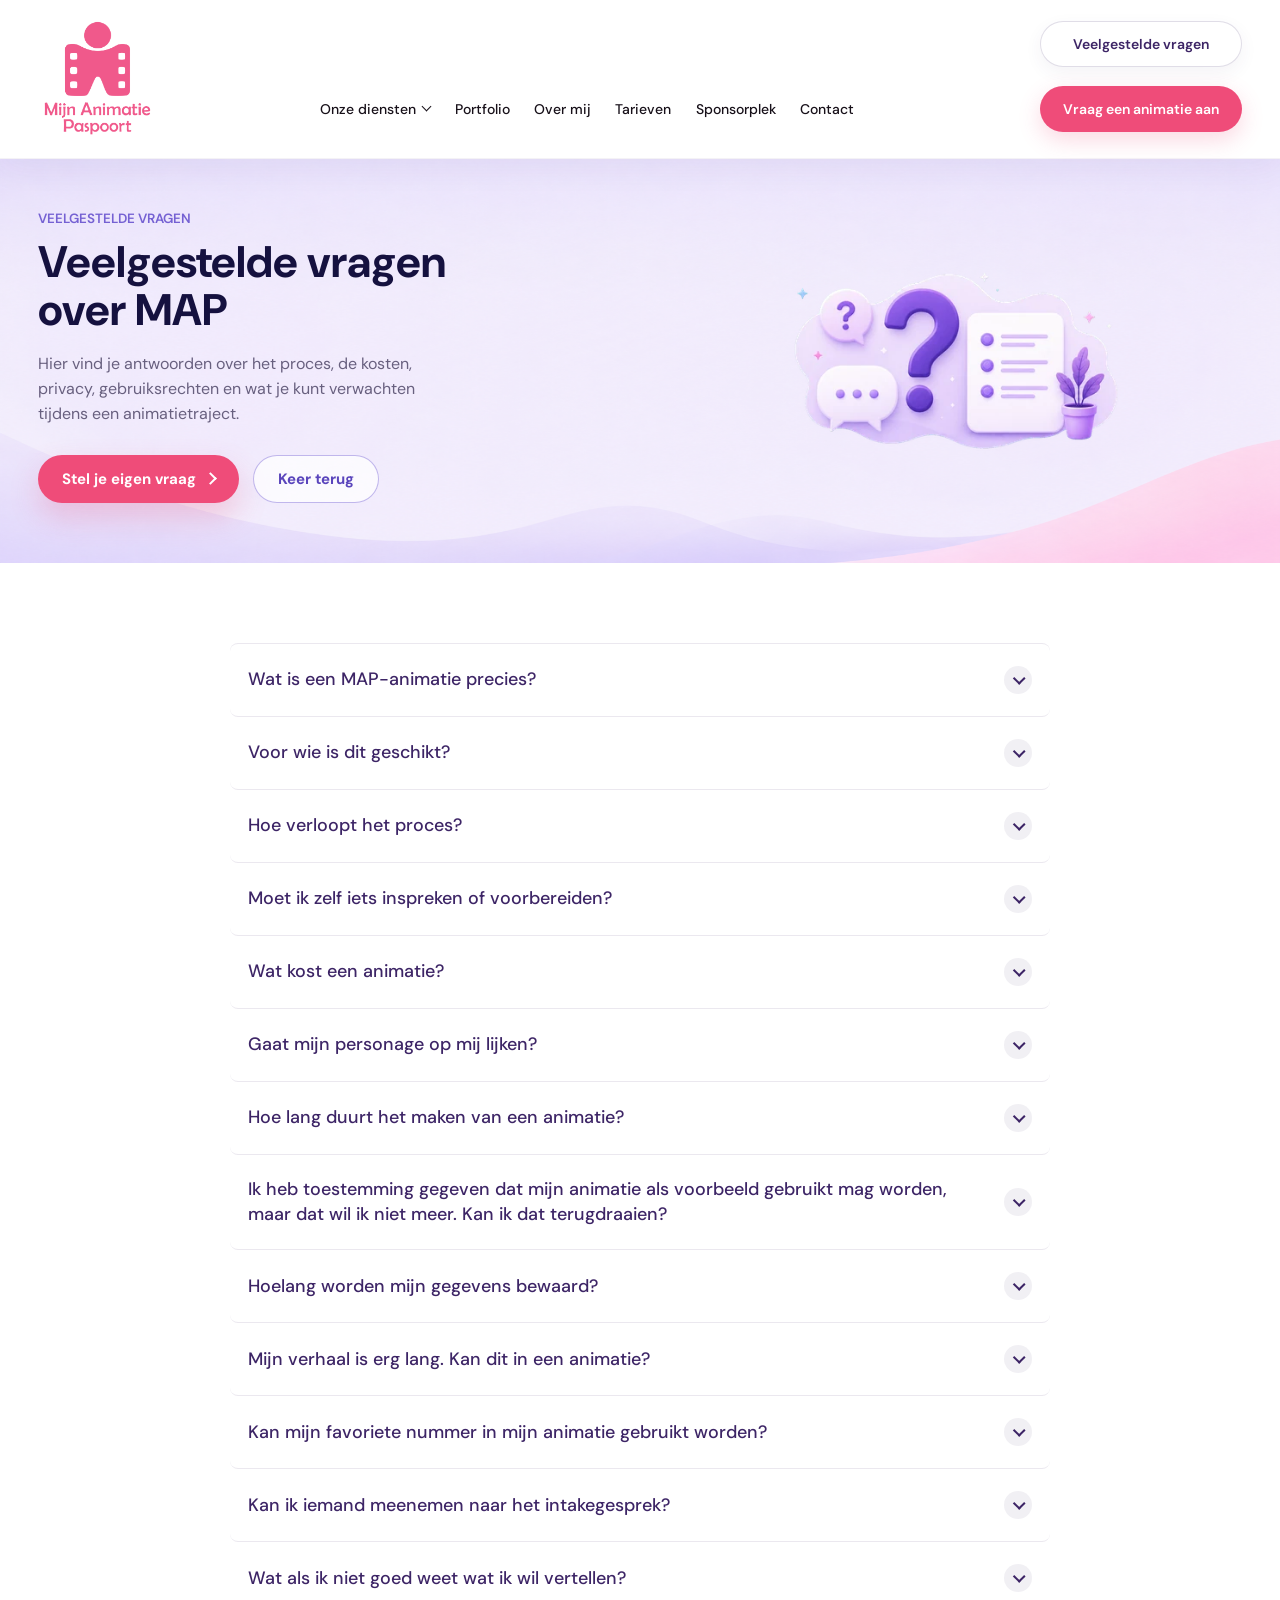
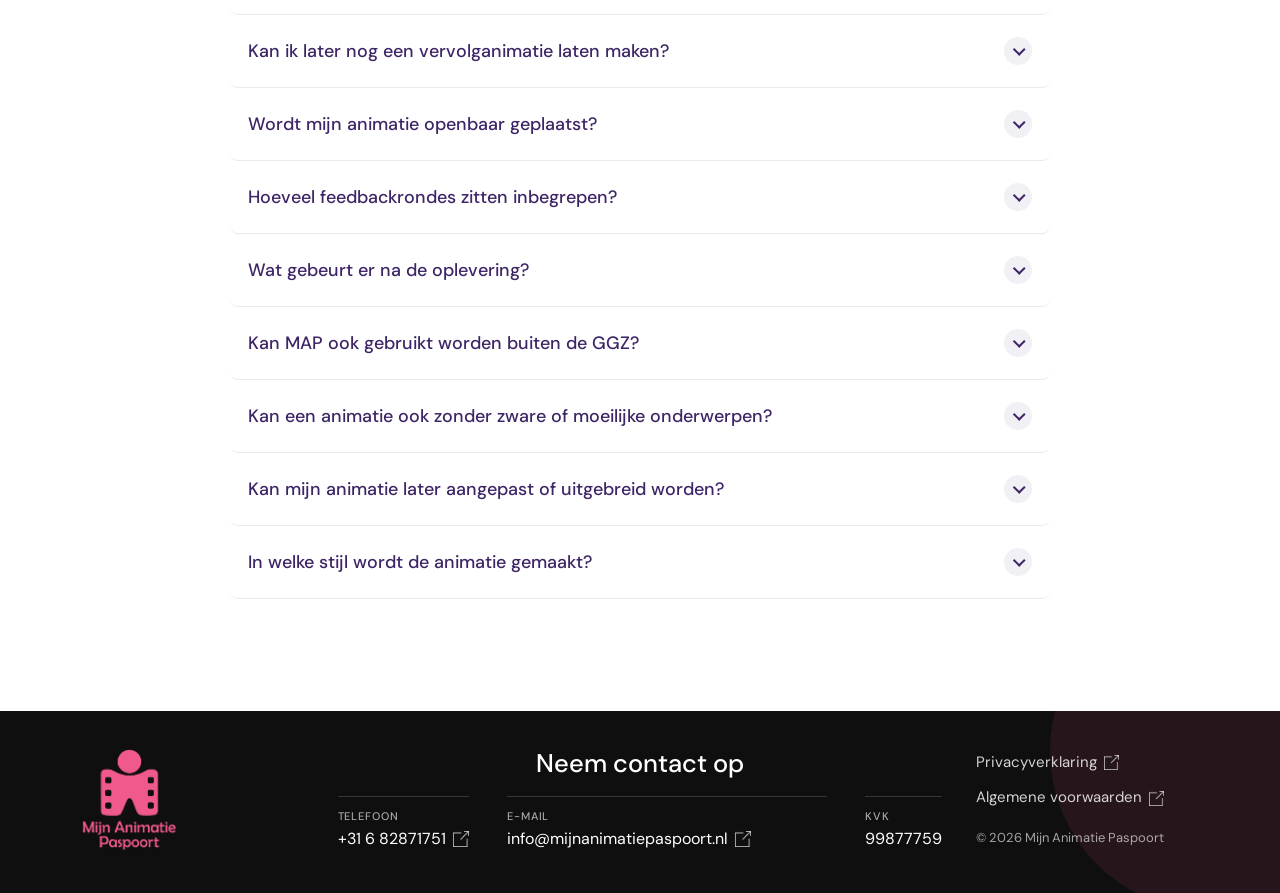
<file: veelgestelde-vragen.html>
<!DOCTYPE html>
<html lang="nl">
<head>
    <!-- Google Tag Manager -->
<script>(function(w,d,s,l,i){w[l]=w[l]||[];w[l].push({'gtm.start':
new Date().getTime(),event:'gtm.js'});var f=d.getElementsByTagName(s)[0],
j=d.createElement(s),dl=l!='dataLayer'?'&l='+l:'';j.async=true;j.src=
'https://www.googletagmanager.com/gtm.js?id='+i+dl;f.parentNode.insertBefore(j,f);
})(window,document,'script','dataLayer','GTM-MHHBWGMB');</script>
<!-- End Google Tag Manager -->
    <meta charset="UTF-8">
    <meta name="viewport" content="width=device-width, initial-scale=1.0">
    <title>Veelgestelde vragen — Mijn Animatie Paspoort</title>
    <link rel="preconnect" href="https://fonts.googleapis.com">
    <link rel="preconnect" href="https://fonts.gstatic.com" crossorigin>
    <link href="https://fonts.googleapis.com/css2?family=DM+Sans:opsz,wght@9..40,400;9..40,500;9..40,600&display=swap" rel="stylesheet">
    <link rel="stylesheet" href="style.css">
</head>

<body>
    <!-- Google Tag Manager (noscript) -->
<noscript><iframe src="https://www.googletagmanager.com/ns.html?id=GTM-MHHBWGMB"
height="0" width="0" style="display:none;visibility:hidden"></iframe></noscript>
<!-- End Google Tag Manager (noscript) -->
    <header class="site-header">
        <a class="brand" href="index.html">
            <img src="logo.png" alt="Mijn Animatie Paspoort">
        </a>

        <nav class="nav" id="site-nav" aria-label="Hoofdnavigatie">
            <div class="nav-dropdown">
                <button class="nav-dropdown-toggle" type="button" aria-haspopup="true" aria-expanded="false">
                    Onze diensten
                    <span aria-hidden="true"></span>
                </button>
                <div class="nav-dropdown-menu">
                    <a href="persoonlijke-animaties.html">Persoonlijke animaties (MAP)</a>
                    <a class="nav-mapx" href="uitleg-animaties.html">Uitleg animaties (MAP-X)</a>
                </div>
            </div>
            <a href="portfolio.html">Portfolio</a>
            <a href="over-mij.html">Over mij</a>
            <a href="tarieven.html">Tarieven</a>
            <a href="sponsorplek.html">Sponsorplek</a>
            <a href="contact.html">Contact</a>
            <a class="nav-cta" href="contact.html">Vraag een animatie aan</a>
        </nav>

        <div class="header-actions">
            <a class="header-button header-button-ghost" href="veelgestelde-vragen.html">Veelgestelde vragen</a>
            <button class="menu-button" type="button" aria-label="Menu" aria-controls="site-nav" aria-expanded="false">
                <span></span>
                <span></span>
                <span></span>
            </button>
        </div>
    </header>

    <main>
        <div class="legal-page faq-page">
            <section class="legal-hero faq-hero">
                <div class="faq-hero-copy">
                    <p class="section-label">Veelgestelde vragen</p>
                    <h1>Veelgestelde vragen over MAP</h1>
                    <p>Hier vind je antwoorden over het proces, de kosten, privacy, gebruiksrechten en wat je kunt verwachten tijdens een animatietraject.</p>
                    <div class="faq-hero-actions">
                        <a class="faq-hero-button faq-hero-button-primary" href="contact.html">Stel je eigen vraag <span aria-hidden="true"></span></a>
                        <a class="faq-hero-button faq-hero-button-secondary" href="index.html" onclick="if (history.length > 1) { history.back(); return false; }">Keer terug</a>
                    </div>
                </div>
                <picture class="hero-picture-source">
                    <source type="image/webp"
                            srcset="assets/hero-v1/Veelgestelde%20Vragen_hero_illustration-640.webp 640w, assets/hero-v1/Veelgestelde%20Vragen_hero_illustration-960.webp 960w, assets/hero-v1/Veelgestelde%20Vragen_hero_illustration-1400.webp 1400w"
                            sizes="(max-width: 620px) 118vw, (max-width: 860px) 105vw, (max-width: 1180px) 50vw, 43vw">
                    <img class="faq-hero-illustration" src="assets/Veelgestelde Vragen_hero_illustration.png" alt="" width="1882" height="836" fetchpriority="high">
                </picture>
            </section>

            <div class="faq-full" id="veelgestelde-vragen">
                <div class="faq-list">
                    <details class="faq-item">
                        <summary>Wat is een MAP-animatie precies? <span class="faq-chevron" aria-hidden="true"></span></summary>
                        <p class="faq-body">Een MAP-animatie is een persoonlijke animatie van jouw verhaal. Samen vertalen we wat voor jou belangrijk is naar beeld, stem en muziek, zodat het voor jezelf én anderen een ander beeld schept.</p>
                    </details>

                    <details class="faq-item">
                        <summary>Voor wie is dit geschikt? <span class="faq-chevron" aria-hidden="true"></span></summary>
                        <p class="faq-body">Iedereen! Denk bijvoorbeeld aan iemand die iets wil laten zien wat lastig uit te leggen is. Dat kan gaan over je persoonlijke verhaal, een ambitie, maar ook een boodschap, werkwijze of methodiek. Ook als je jouw verhaal niet wilt delen, kan het een leuk proces zijn.</p>
                    </details>

                    <details class="faq-item">
                        <summary>Hoe verloopt het proces? <span class="faq-chevron" aria-hidden="true"></span></summary>
                        <p class="faq-body">We beginnen met een kennismaking waarin we jouw verhaal en wensen bespreken. Daarna werk ik dit uit tot een script. Bij jouw goedkeuring hebben we het over een voice-over. Na de voice-over maak ik een conceptanimatie. Dan komen er muziek en eventueel geluidseffecten bij. Samen stemmen we dit af tot het klopt en goed voelt.</p>
                    </details>

                    <details class="faq-item">
                        <summary>Moet ik zelf iets inspreken of voorbereiden? <span class="faq-chevron" aria-hidden="true"></span></summary>
                        <p class="faq-body">Geen zorgen. Alleen als je dat wilt, kun je je eigen stem gebruiken. Ik help je stap voor stap, dus je hebt geen ervaring nodig. Een alternatief is dat je iemand vraagt om dit voor jou in te spreken. Als alternatief bied ik een AI voice-over aan.</p>
                    </details>

                    <details class="faq-item">
                        <summary>Wat kost een animatie? <span class="faq-chevron" aria-hidden="true"></span></summary>
                        <p class="faq-body">De prijs hangt af van wat je precies nodig hebt. Op de <a href="tarieven.html">tarievenpagina</a> vind je een overzicht. Ook kunnen we dit samen bespreken tijdens een kennismaking.</p>
                    </details>

                    <details class="faq-item">
                        <summary>Gaat mijn personage op mij lijken? <span class="faq-chevron" aria-hidden="true"></span></summary>
                        <p class="faq-body">Dat kan! Soms is het ook niet helemaal mogelijk, daarom bespreek ik met jou wat belangrijke kenmerken zijn die wij als optie bieden. Wil je het niet op jou laten lijken, dan is dat ook een optie.</p>
                    </details>

                    <details class="faq-item">
                        <summary>Hoe lang duurt het maken van een animatie? <span class="faq-chevron" aria-hidden="true"></span></summary>
                        <p class="faq-body">Dit is afhankelijk van de complexiteit. Gemiddeld genomen ben ik tussen de 15 en 20 uur bezig met een volledige animatie. Hierin gaat veel afstemming met jou (en andere partijen, indien van toepassing).</p>
                    </details>

                    <details class="faq-item">
                        <summary>Ik heb toestemming gegeven dat mijn animatie als voorbeeld gebruikt mag worden, maar dat wil ik niet meer. Kan ik dat terugdraaien? <span class="faq-chevron" aria-hidden="true"></span></summary>
                        <p class="faq-body">Absoluut. Jij houdt de regie over toestemming voor portfolio-gebruik. Stuur mij een e-mail met jouw wens, en dan haal ik het voorbeeld binnen een redelijke termijn uit mijn eigen online kanalen.</p>
                    </details>

                    <details class="faq-item">
                        <summary>Hoelang worden mijn gegevens bewaard? <span class="faq-chevron" aria-hidden="true"></span></summary>
                        <p class="faq-body">Ik bewaar de gegevens voor zes maanden, daarna worden deze volledig verwijderd uit mijn systeem.</p>
                    </details>

                    <details class="faq-item">
                        <summary>Mijn verhaal is erg lang. Kan dit in een animatie? <span class="faq-chevron" aria-hidden="true"></span></summary>
                        <p class="faq-body">Omdat een MAP vaak 3 minuten duurt, kan ik niet letterlijk alles in een animatie stoppen. Maar hoe lang het verhaal ook is, zoek ik altijd naar de kracht in iemands verhaal. Deze zet ik graag centraal, waarbij de rest een ondersteunende rol krijgt.</p>
                    </details>

                    <details class="faq-item">
                        <summary>Kan mijn favoriete nummer in mijn animatie gebruikt worden? <span class="faq-chevron" aria-hidden="true"></span></summary>
                        <p class="faq-body">Helaas niet. Dit in verband met copyright. Ik ga in dat geval met je meedenken over een passend alternatief.</p>
                    </details>

                    <details class="faq-item">
                        <summary>Kan ik iemand meenemen naar het intakegesprek? <span class="faq-chevron" aria-hidden="true"></span></summary>
                        <p class="faq-body">Ja. Je mag zelfs meerdere personen meenemen naar het intakegesprek als jij je daar comfortabel bij voelt.</p>
                    </details>

                    <details class="faq-item">
                        <summary>Wat als ik niet goed weet wat ik wil vertellen? <span class="faq-chevron" aria-hidden="true"></span></summary>
                        <p class="faq-body">Mijn ervaring is dat er uit het gesprek vaak wel een thema naar voren komt dat passend is. Mocht dit niet het geval zijn, kunnen we een vervolggesprek inplannen.</p>
                    </details>

                    <details class="faq-item">
                        <summary>Kan ik later nog een vervolganimatie laten maken? <span class="faq-chevron" aria-hidden="true"></span></summary>
                        <p class="faq-body">Het leven kan in korte tijd veel verandering met zich meebrengen. Dit kan dus zeker. Ik adviseer om er in ieder geval een jaar tussen te houden.</p>
                    </details>

                    <details class="faq-item">
                        <summary>Wordt mijn animatie openbaar geplaatst? <span class="faq-chevron" aria-hidden="true"></span></summary>
                        <p class="faq-body">Jij bepaalt zelf of en met wie je jouw persoonlijke animatie deelt. Mijn Animatie Paspoort plaatst jouw animatie alleen in het portfolio als jij daar toestemming voor geeft. Die toestemming mag je later weer intrekken via info@mijnanimatiepaspoort.nl met als onderwerp: "Intrekken gebruik".</p>
                    </details>

                    <details class="faq-item">
                        <summary>Hoeveel feedbackrondes zitten inbegrepen? <span class="faq-chevron" aria-hidden="true"></span></summary>
                        <p class="faq-body">Tijdens het hele proces zijn er veel afstemmomenten. In deze momenten zal ik zelf ook om feedback vragen en kun je zo vaak feedback meesturen als nodig is. Wanneer de animatie af is, de conceptversie waarin de eerder genoemde feedback is verwerkt, volgt er nog een revisieronde waarin je de laatste punten benoemt die aangepast moeten worden.</p>
                    </details>

                    <details class="faq-item">
                        <summary>Wat gebeurt er na de oplevering? <span class="faq-chevron" aria-hidden="true"></span></summary>
                        <p class="faq-body">Tijdens de oplevering krijg je een Google Drive-link met daarin een mapje waarin jouw animatie zit. Deze is te downloaden in verschillende bestandsgroottes. Mogelijk zitten er in deze map ook andere bestanden van jou, zoals de voice-over en het script.</p>
                    </details>

                    <details class="faq-item">
                        <summary>Kan MAP ook gebruikt worden buiten de GGZ? <span class="faq-chevron" aria-hidden="true"></span></summary>
                        <p class="faq-body">Zeker. Ik snap dat de prijs van een persoonlijke animatie voor particulieren zonder organisatie die dat kan dekken nogal prijzig is. Ik ben momenteel aan het zoeken naar subsidiemogelijkheden en contacten bij gemeenten om dit voordeliger aan te bieden. Ik kan ook altijd meedenken om het nog voordeliger te maken.</p>
                    </details>

                    <details class="faq-item">
                        <summary>Kan een animatie ook zonder zware of moeilijke onderwerpen? <span class="faq-chevron" aria-hidden="true"></span></summary>
                        <p class="faq-body">Hele goede vraag. En dit kan ook. Sterker nog, een MAP is er voor iedereen die iets op een andere manier wil laten zien.</p>
                    </details>

                    <details class="faq-item">
                        <summary>Kan mijn animatie later aangepast of uitgebreid worden? <span class="faq-chevron" aria-hidden="true"></span></summary>
                        <p class="faq-body">Nee. Dit kan alleen binnen het lopende traject. Na oplevering is deze niet meer aan te passen. Ook na de conceptversie zijn grote veranderingen helaas technisch niet mogelijk. Wel kan er later uitgebreid worden. Maar dan raad ik een vervolganimatie aan.</p>
                    </details>

                    <details class="faq-item">
                        <summary>In welke stijl wordt de animatie gemaakt? <span class="faq-chevron" aria-hidden="true"></span></summary>
                        <p class="faq-body">Ik bied verschillende stijlen aan en benoem deze ook tijdens ons kennismakingsgesprek. Hierin is het een en ander mogelijk.</p>
                    </details>
                </div>
            </div>
        </div>
    </main>

    <footer class="site-footer" id="contact">
        <div class="footer-brand">
            <img src="logo.png" alt="Mijn Animatie Paspoort">
        </div>

        <div class="footer-contact">
            <h2>Neem contact op</h2>

            <dl>
                <div>
                    <dt>Telefoon</dt>
                    <dd><a href="tel:+31682871751">+31 6 82871751</a></dd>
                </div>
                <div>
                    <dt>E-mail</dt>
                    <dd><a href="mailto:info@mijnanimatiepaspoort.nl">info@mijnanimatiepaspoort.nl</a></dd>
                </div>
                <div>
                    <dt>KVK</dt>
                    <dd>99877759</dd>
                </div>
            </dl>
        </div>

        <div class="footer-bottom">
            <nav class="footer-links" aria-label="Footer links">
                <a href="privacyverklaring.html" target="_blank" rel="noopener noreferrer">Privacyverklaring</a>
                <a href="algemene-voorwaarden.html" target="_blank" rel="noopener noreferrer">Algemene voorwaarden</a>
            </nav>
            <p>&copy; 2026 Mijn Animatie Paspoort</p>
        </div>
    </footer>

    <script>
        const siteHeader = document.querySelector(".site-header");
        const menuButton = document.querySelector(".menu-button");
        const navLinks = document.querySelectorAll(".nav a");

        function setMenuOpen(isOpen) {
            if (!siteHeader || !menuButton) return;
            siteHeader.classList.toggle("is-menu-open", isOpen);
            menuButton.setAttribute("aria-expanded", String(isOpen));
        }

        if (menuButton) {
            menuButton.addEventListener("click", () => {
                setMenuOpen(!siteHeader.classList.contains("is-menu-open"));
            });
        }

        navLinks.forEach((link) => {
            link.addEventListener("click", () => setMenuOpen(false));
        });
    </script>
</body>
</html>
</file>
<file: style.css>
:root {
    --font-body: "DM Sans", Arial, Helvetica, sans-serif;
    --font-heading: "DM Sans", Arial, Helvetica, sans-serif;
    --font-hero-button: "DM Sans", Arial, Helvetica, sans-serif;
    --font-kicker: Arial, Helvetica, sans-serif;
    --ink: #1A0A2E;
    --muted: #6B5F7A;
    --paper: #ffffff;
    --soft: #faf4f8;
    --violet: #412B6C;
    --plum: #5a317b;
    --pink: #ca3487;
    --rose: #ec5f95;
    --hot-rose: #f05b91;
    --map: #ee588b;
    --mapx: #42b6bd;
    --hero-purple: #5d4fbd;
    --hero-purple-light: #b5adf0;
    --subpage-hero-height: 420px;
    --subpage-hero-padding-top: clamp(28px, 3.2vw, 38px);
    --subpage-hero-padding-bottom: clamp(20px, 2.8vw, 30px);
    --blush: #ffe5f0;
    --white: #ffffff;
    --shadow: 0 24px 70px rgba(67, 38, 108, 0.18);
}

.hero-picture {
    aspect-ratio: 1402 / 1122;
}

.map-hero-illustration {
    aspect-ratio: 1672 / 941;
}

.mapx-hero-illustration {
    aspect-ratio: 1746 / 901;
}

.portfolio-hero-illustration {
    aspect-ratio: 1655 / 950;
}

.about-hero-illustration {
    aspect-ratio: 1537 / 1023;
}

.sponsor-hero-illustration {
    aspect-ratio: 2172 / 724;
}

.contact-hero-illustration {
    aspect-ratio: 900 / 592;
}

.faq-hero-illustration {
    aspect-ratio: 1882 / 836;
}

* {
    box-sizing: border-box;
}

html {
    scroll-behavior: smooth;
}

body {
    margin: 0;
    font-family: var(--font-body);
    font-weight: 400;
    color: var(--ink);
    background: var(--paper);
    -webkit-font-smoothing: antialiased;
}

a {
    color: inherit;
    text-decoration: none;
}

.site-header {
    position: fixed;
    top: 0;
    left: 0;
    z-index: 100;
    width: 100%;
    display: grid;
    grid-template-columns: auto minmax(0, 1fr);
    grid-template-rows: minmax(40px, auto) minmax(54px, auto);
    align-items: center;
    column-gap: clamp(44px, 5vw, 72px);
    row-gap: 2px;
    min-height: 144px;
    padding: 14px max(38px, calc((100vw - 1230px) / 2)) 16px;
    color: #161019;
    background: rgba(255, 255, 255, 0.98);
    border-bottom: 1px solid rgba(65, 43, 108, 0.06);
    box-shadow: 0 10px 30px rgba(65, 43, 108, 0.05);
    backdrop-filter: blur(18px);
}

section[id] {
    scroll-margin-top: 84px;
}

#voorbeelden {
    scroll-margin-top: 0px;
}

.brand,
.nav {
    display: flex;
    align-items: center;
}

.brand {
    grid-column: 1;
    grid-row: 1 / 3;
    flex: 0 0 auto;
    margin-left: 0;
    align-self: center;
    padding: 6px 0;
}

.brand img {
    display: block;
    width: clamp(116px, 9vw, 136px);
    height: auto;
}

.nav {
    grid-column: 2;
    grid-row: 2;
    justify-self: stretch;
    align-self: center;
    margin-left: 0;
    gap: clamp(18px, 1.9vw, 30px);
    color: #171019;
    font-size: clamp(14px, 1vw, 16px);
    font-weight: 500;
}

.nav a,
.nav-dropdown-toggle {
    position: relative;
    padding: 16px 0;
    border: 0;
    border-radius: 0;
    color: inherit;
    background: transparent;
    font: inherit;
    cursor: pointer;
    white-space: nowrap;
    transition: background 200ms ease, color 200ms ease;
}

.nav > a,
.nav-dropdown {
    flex: 0 0 auto;
}

.nav a::after,
.nav-dropdown-toggle::after {
    content: "";
    position: absolute;
    right: 0;
    bottom: 7px;
    left: 0;
    height: 2px;
    border-radius: 999px;
    background: currentColor;
    transform: scaleX(0);
    transform-origin: center;
    transition: transform 200ms ease;
}

.nav a:hover {
    color: #EF4C79;
}

.nav a.is-active,
.nav-dropdown.is-active .nav-dropdown-toggle {
    color: var(--violet);
    font-weight: inherit;
}

.nav a.is-active:hover,
.nav-dropdown-toggle:hover {
    color: #EF4C79;
}

.nav a:hover::after,
.nav-dropdown:hover .nav-dropdown-toggle::after,
.nav-dropdown:focus-within .nav-dropdown-toggle::after {
    transform: scaleX(1);
}

.nav a.nav-mapx:hover {
    color: var(--mapx);
}

.nav-dropdown {
    position: relative;
    margin-left: clamp(56px, 8vw, 130px);
}

.nav-dropdown::after {
    content: "";
    position: absolute;
    top: 100%;
    right: -18px;
    left: -18px;
    height: 14px;
}

.nav-dropdown-toggle {
    display: inline-flex;
    align-items: center;
    gap: 7px;
}

.nav-dropdown-toggle span {
    display: inline-block;
    width: 7px;
    height: 7px;
    border-right: 1.5px solid currentColor;
    border-bottom: 1.5px solid currentColor;
    transform: translateY(-2px) rotate(45deg);
    transition: transform 180ms ease;
}

.nav-dropdown:hover .nav-dropdown-toggle span,
.nav-dropdown:focus-within .nav-dropdown-toggle span {
    transform: translateY(1px) rotate(225deg);
}

.nav-dropdown-menu {
    position: absolute;
    top: calc(100% + 8px);
    left: 50%;
    z-index: 20;
    display: grid;
    min-width: 270px;
    padding: 10px;
    border: 1px solid rgba(65, 43, 108, 0.1);
    border-radius: 8px;
    background: rgba(255, 255, 255, 0.98);
    box-shadow: 0 18px 42px rgba(65, 43, 108, 0.14);
    opacity: 0;
    pointer-events: none;
    transform: translate(-50%, -4px);
    transition: opacity 180ms ease, transform 180ms ease;
}

.nav-dropdown:hover .nav-dropdown-menu,
.nav-dropdown:focus-within .nav-dropdown-menu {
    opacity: 1;
    pointer-events: auto;
    transform: translate(-50%, 0);
}

.nav-dropdown-menu a {
    padding: 12px 14px;
    border-radius: 6px;
    color: #171019;
    line-height: 1.25;
    white-space: nowrap;
}

.nav-dropdown-menu a::after {
    content: none;
}

.nav-dropdown-menu a:hover,
.nav-dropdown-menu a:focus-visible {
    background: transparent;
    color: #EF4C79;
}

.nav-dropdown-menu a.nav-mapx:hover,
.nav-dropdown-menu a.nav-mapx:focus-visible {
    background: transparent;
    color: var(--mapx);
}

.nav a.nav-cta {
    display: inline-flex;
    flex: 0 0 202px;
    align-items: center;
    justify-content: center;
    margin-left: auto;
    width: 202px;
    min-height: 46px;
    padding: 0 22px;
    border-radius: 999px;
    background: #EF4C79;
    color: var(--white);
    font-size: 14px;
    font-weight: 600;
    line-height: 1;
    white-space: nowrap;
    box-shadow: 0 8px 22px rgba(239, 76, 121, 0.22);
    transition: transform 200ms ease, background 200ms ease, box-shadow 200ms ease;
}

.nav a.nav-cta::after {
    content: none;
}

.nav a.nav-cta:hover,
.nav a.nav-cta:focus-visible {
    color: var(--white);
    background: #F7709A;
    transform: translateY(-2px);
}

.header-actions {
    grid-column: 2;
    grid-row: 1;
    display: flex;
    align-items: center;
    gap: 12px;
    justify-self: end;
    align-self: center;
    margin-left: 0;
}

.header-button {
    display: inline-flex;
    align-items: center;
    justify-content: center;
    min-height: 48px;
    padding: 0 18px;
    border-radius: 999px;
    font-size: 14px;
    font-weight: 600;
    line-height: 1;
    transition: transform 200ms ease, background 200ms ease, border-color 200ms ease, color 200ms ease, box-shadow 200ms ease;
}

.header-button:hover {
    transform: translateY(-2px);
}

.header-button-ghost {
    width: 202px;
    min-height: 46px;
    padding: 0 22px;
    border: 1.5px solid rgba(65, 43, 108, 0.16);
    border-radius: 999px;
    color: #3D2566;
    font-size: 14px;
    font-weight: 600;
    background: var(--white);
    box-shadow: 0 6px 18px rgba(65, 43, 108, 0.06);
}

.header-button-ghost:hover {
    border-color: rgba(239, 76, 121, 0.36);
    color: #EF4C79;
}

.menu-button {
    display: none;
    flex-direction: column;
    justify-content: center;
    gap: 6px;
    width: 44px;
    height: 44px;
    padding: 0;
    border: 0;
    background: transparent;
    color: #3D2566;
    cursor: pointer;
}

.menu-button span {
    display: block;
    width: 23px;
    height: 2px;
    border-radius: 999px;
    background: currentColor;
}

.menu-button span:nth-child(2) {
    width: 17px;
}

.site-header.is-menu-open .menu-button span:nth-child(1) {
    transform: translateY(8px) rotate(45deg);
}

.site-header.is-menu-open .menu-button span:nth-child(2) {
    opacity: 0;
}

.site-header.is-menu-open .menu-button span:nth-child(3) {
    transform: translateY(-8px) rotate(-45deg);
}

.hero-scroll-container {
    position: relative;
    min-height: 0;
}

.hero {
    position: relative;
    z-index: 1;
    min-height: 0;
    display: grid;
    grid-template-columns: minmax(0, 0.95fr) minmax(360px, 1.05fr);
    align-items: center;
    gap: clamp(38px, 5.2vw, 76px);
    padding: clamp(186px, 11vw, 202px) max(28px, calc((100vw - 1180px) / 2)) clamp(72px, 6vw, 100px);
    color: var(--ink);
    background: var(--white) url("assets/Hero_background4.png?v=1") center bottom / 100% 100% no-repeat;
    contain: paint;
    overflow: hidden;
    transform: translateZ(0);
}

.hero::before {
    content: none;
}

.hero::after {
    content: none;
}

.hero-statement {
    position: relative;
    z-index: 2;
    display: flex;
    flex-direction: column;
    align-items: flex-start;
    justify-content: center;
    gap: 0;
    width: min(100%, 590px);
    min-height: 0;
    padding: 0;
    color: #3D2566;
    background: transparent;
    border-radius: 0;
    box-shadow: none;
    text-align: left;
    text-transform: none;
    pointer-events: auto;
    opacity: 1;
    transform: none;
}

.hero-eyebrow {
    display: none;
    margin: 0 0 16px !important;
    color: #5d4fbd !important;
    font-size: 14px !important;
    font-weight: 600 !important;
    line-height: 1 !important;
}

.hero-statement h1 {
    margin: 0;
    color: #3D2566;
    max-width: 520px;
    font-size: 62px;
    font-weight: 600;
    line-height: 1.04;
    letter-spacing: 0;
}

.hero-statement h1 span {
    display: block;
    color: #3D2566;
}

.hero-statement h1 em {
    color: var(--hero-purple);
    font-style: normal;
}

.hero-statement-sub {
    max-width: 510px;
    margin-top: 22px !important;
    color: #5d4fbd !important;
    font-size: 15px !important;
    font-weight: 600 !important;
    line-height: 1.58 !important;
    text-align: left;
    text-transform: none;
}

.hero-statement-sub span {
    display: block;
}

.hero-statement-sub span + span {
    margin-top: 10px;
}

.hero-statement-sub span:nth-child(3) {
    margin-top: 26px;
}

.hero-actions {
    display: flex;
    flex-wrap: wrap;
    justify-content: flex-start;
    gap: 14px;
    margin-top: 34px;
    pointer-events: auto;
}

.button.hero-button {
    font-family: var(--font-hero-button);
    min-height: 48px;
    padding: 0 24px;
    border-radius: 9999px;
    font-size: 16px;
    font-weight: 400;
    letter-spacing: 0;
    line-height: 1;
    text-transform: none;
    box-shadow: none;
    transition: transform 250ms cubic-bezier(0.25, 0.46, 0.45, 0.94), background 200ms ease, border-color 200ms ease, color 200ms ease;
    overflow: hidden;
}

.button.hero-button:hover {
    transform: translateY(-4px);
}

.hero-button-primary {
    background: #EF4C79;
    color: #FFFEFF;
    box-shadow: 0 10px 24px rgba(239, 76, 121, 0.2);
}

.hero-button-primary:hover {
    background: #F7709A;
    color: #FFFEFF;
}

.hero-button-arrow {
    position: relative;
    width: 12px;
    height: 3px;
    margin-left: 8px;
    border-radius: 999px;
    background: currentColor;
}

.hero-button-arrow::after {
    content: "";
    position: absolute;
    top: 50%;
    right: -1px;
    width: 7px;
    height: 7px;
    border-top: 3px solid currentColor;
    border-right: 3px solid currentColor;
    transform: translateY(-50%) rotate(45deg);
    transform-origin: center;
}

.hero-button-examples {
    border: 1.5px solid rgba(93, 79, 189, 0.72);
    background: rgba(255, 255, 255, 0.76);
    color: #3D2566;
}

.hero-button-examples:hover {
    border-color: #EF4C79;
    background: #FFFEFF;
    color: #EF4C79;
}

.hero-ribbon {
    display: none;
    position: absolute;
    top: 20px;
    left: 50%;
    z-index: 1;
    width: min(760px, calc(100% - 64px));
    height: 82px;
    color: rgba(255, 255, 255, 0.28);
    pointer-events: none;
    transform: translateX(-50%);
}

.hero-ribbon::before {
    content: "";
    position: absolute;
    inset: 24px 36px auto;
    height: 34px;
    border-top: 2px solid currentColor;
    border-radius: 50% 50% 0 0;
    transform: rotate(-1deg);
    animation: ribbon-breathe 8s ease-in-out infinite;
}

.hero-ribbon span {
    position: absolute;
    width: 8px;
    height: 8px;
    border-radius: 50%;
    background: currentColor;
    animation: ribbon-dot 7s ease-in-out infinite;
}

.hero-ribbon span:nth-child(1) {
    top: 30px;
    left: 6%;
}

.hero-ribbon span:nth-child(2) {
    top: 12px;
    left: 34%;
    animation-delay: -2.2s;
}

.hero-ribbon span:nth-child(3) {
    top: 16px;
    right: 31%;
    animation-delay: -4s;
}

.hero-ribbon span:nth-child(4) {
    top: 34px;
    right: 7%;
    animation-delay: -1.1s;
}

.hero-visual {
    position: relative;
    z-index: 2;
    display: flex;
    align-items: center;
    justify-content: center;
    min-height: clamp(330px, 31vw, 440px);
}

.hero-picture {
    display: block;
    width: min(100%, clamp(400px, 42vw, 620px));
    height: auto;
    transform: translate(clamp(10px, 2.4vw, 34px), clamp(-30px, -1.8vw, -10px));
    filter: drop-shadow(0 22px 44px rgba(93, 79, 189, 0.1));
}

@keyframes ribbon-breathe {
    0%,
    100% {
        transform: translateY(0) rotate(-1deg);
    }

    50% {
        transform: translateY(7px) rotate(1deg);
    }
}

@keyframes ribbon-dot {
    0%,
    100% {
        transform: translateY(0);
        opacity: 0.55;
    }

    50% {
        transform: translateY(10px);
        opacity: 0.95;
    }
}

@keyframes route-attention-bounce {
    0% {
        transform: translateY(0) scale(1);
    }

    45% {
        transform: translateY(-9px) scale(1.008);
    }

    100% {
        transform: translateY(0) scale(1);
    }
}

@media (prefers-reduced-motion: reduce) {
    .route-grid.is-visible .route,
    .route:hover,
    .route:focus-within,
    .route-card-link,
    .hero::before,
    .hero-statement,
    .hero-statement > p:not(.hero-statement-sub),
    .hero-statement h2,
    .hero-ribbon::before,
    .hero-ribbon span {
        animation: none;
        filter: none;
        transform: none;
        transition: none;
    }
}

.section-label {
    margin: 0 0 14px;
    color: var(--violet);
    font-size: 11px;
    font-weight: 400;
    letter-spacing: 0;
    text-transform: uppercase;
}

h1,
h2,
h3,
p {
    margin-top: 0;
}

h1,
h2,
h3 {
    font-family: var(--font-heading);
}

.button {
    display: inline-flex;
    align-items: center;
    justify-content: center;
    min-height: 48px;
    padding: 14px 22px;
    border-radius: 14px;
    font-weight: 400;
    transition: transform 180ms ease, background 180ms ease, color 180ms ease;
}

.button:hover {
    transform: translateY(-2px);
}

.routes {
    padding: clamp(58px, 8vw, 108px) clamp(22px, 6vw, 82px);
    background: var(--white);
}

.routes-header {
    max-width: 980px;
    margin: 0 auto clamp(38px, 6vw, 72px);
    text-align: center;
}

.routes-header h2 {
    margin-bottom: 18px;
    color: #3D2566;
}

.routes-header p {
    max-width: 900px;
    margin: 0 auto;
    color: rgba(61, 37, 102, 0.78);
    font-size: 20px;
    line-height: 1.6;
}

.route-grid {
    display: grid;
    grid-template-columns: repeat(2, minmax(0, 1fr));
    gap: clamp(18px, 2.4vw, 30px);
    max-width: 1220px;
    margin: 0 auto;
}

.route {
    position: relative;
    min-height: clamp(196px, 17vw, 224px);
    color: var(--white);
    background: linear-gradient(135deg, #ef3b82 0%, #f35591 100%);
    border-top: 0;
    border-radius: 18px;
    overflow: hidden;
    box-shadow: 0 18px 42px rgba(239, 76, 121, 0.16);
    transition: transform 220ms cubic-bezier(0.22, 1, 0.36, 1), box-shadow 220ms ease;
}

.route-grid.is-visible .route {
    animation: route-attention-bounce 1050ms cubic-bezier(0.22, 1, 0.36, 1);
    animation-iteration-count: 1;
}

.route-grid.is-visible .route:nth-child(2) {
    animation-delay: 160ms;
}

.route::before {
    content: "";
    position: absolute;
    inset: 0;
    background:
        radial-gradient(circle at 92% 0%, rgba(255, 255, 255, 0.18) 0 14%, transparent 15%),
        radial-gradient(circle at 4% 95%, rgba(255, 255, 255, 0.16) 0 15%, transparent 16%);
    pointer-events: none;
}

.route-x {
    background: linear-gradient(135deg, #48c0c5 0%, #13abb4 100%);
    box-shadow: 0 18px 42px rgba(66, 182, 189, 0.16);
}

.route:hover,
.route:focus-within {
    transform: translateY(-6px);
    box-shadow: 0 26px 54px rgba(239, 76, 121, 0.24);
}

.route-x:hover,
.route-x:focus-within {
    box-shadow: 0 26px 54px rgba(66, 182, 189, 0.24);
}

.route-x::before {
    background:
        radial-gradient(circle at 8% 20%, rgba(255, 255, 255, 0.17) 0 25%, transparent 26%),
        radial-gradient(circle at 74% 0%, rgba(255, 255, 255, 0.14) 0 12%, transparent 13%);
}

.route-card-link {
    position: relative;
    z-index: 1;
    display: grid;
    grid-template-columns: clamp(78px, 7vw, 104px) minmax(0, 1fr);
    align-items: center;
    gap: clamp(24px, 3vw, 34px);
    min-height: inherit;
    height: 100%;
    padding: clamp(28px, 4vw, 42px);
}

.route-card-link:focus-visible {
    outline: 3px solid rgba(255, 255, 255, 0.86);
    outline-offset: -8px;
}

.route-icon {
    display: grid;
    place-items: center;
    width: clamp(78px, 7vw, 104px);
    aspect-ratio: 1;
    border-radius: 50%;
    background: var(--white);
    box-shadow: 0 16px 24px rgba(61, 37, 102, 0.18);
    overflow: hidden;
}

.route-icon img {
    display: block;
    width: 58%;
    height: auto;
    max-height: 76%;
    object-fit: contain;
    pointer-events: none;
}

.route-x .route-icon img {
    width: 68%;
    max-height: 72%;
}

.route-copy {
    display: grid;
    gap: 10px;
    max-width: 520px;
}

.route-label {
    display: block;
    margin: 0;
    color: rgba(255, 255, 255, 0.78);
    font-size: 14px;
    font-weight: 500;
    letter-spacing: 0;
    text-transform: uppercase;
}

.route-x .route-label {
    color: rgba(255, 255, 255, 0.78);
}

.route-title {
    display: block;
    color: var(--white);
    font-family: var(--font-heading);
    font-size: clamp(28px, 3vw, 38px);
    font-weight: 600;
    line-height: 1.08;
}

.route-description {
    display: block;
    color: rgba(255, 255, 255, 0.9);
    font-size: clamp(16px, 1.4vw, 18px);
    line-height: 1.55;
}

@media (prefers-reduced-motion: reduce) {
    .route-card-link {
        animation: none;
        transform: none;
        transition: none;
    }
}

.examples {
    padding: 0 clamp(22px, 6vw, 82px) clamp(64px, 8vw, 96px);
    background:
        radial-gradient(circle at 16% 8%, rgba(239, 76, 121, 0.1) 0 14%, transparent 32%),
        radial-gradient(circle at 88% 52%, rgba(66, 182, 189, 0.12) 0 16%, transparent 34%),
        linear-gradient(180deg, #F7F1FA 0%, #FFF7FB 100%);
    margin-top: clamp(72px, 10vw, 128px);
    overflow: hidden;
}

.examples-header {
    position: relative;
    display: block;
    margin: 0 calc(-1 * clamp(22px, 6vw, 82px)) clamp(30px, 4vw, 52px);
    padding: clamp(80px, 10vw, 118px) clamp(28px, 8vw, 120px) clamp(22px, 3vw, 36px);
    background: transparent;
    border: none;
    border-radius: 0;
    box-shadow: none;
    text-align: center;
    overflow: hidden;
    max-width: none;
}

.examples-header::before {
    content: none;
}

.examples-header::after {
    content: none;
}

.examples-header .ex-glow,
.examples-header .ex-dot {
    display: none;
}

.ex-glow {
    position: absolute;
    border-radius: 50%;
    filter: blur(70px);
    pointer-events: none;
}

.ex-glow--teal {
    bottom: -110px;
    left: -90px;
    width: 380px;
    height: 380px;
    background: rgba(66, 182, 189, 0.58);
    filter: blur(80px);
    animation: ex-glow-teal 9s ease-in-out infinite alternate;
}

.ex-glow--pink {
    top: -90px;
    right: -90px;
    width: 320px;
    height: 320px;
    background: rgba(239, 76, 121, 0.52);
    filter: blur(80px);
    animation: ex-glow-pink 11s ease-in-out infinite alternate;
}

.ex-dot {
    position: absolute;
    left: var(--ex-x);
    top: var(--ex-y);
    width: var(--ex-size, 7px);
    height: var(--ex-size, 7px);
    border-radius: 50%;
    background: rgba(255, 255, 255, 0.55);
    animation: ex-dot-float var(--ex-dur, 7s) ease-in-out var(--ex-delay, 0s) infinite alternate;
    pointer-events: none;
}

.ex-dot--teal {
    background: rgba(66, 182, 189, 0.7);
}

@keyframes ex-glow-teal {
    from { transform: translate(0, 0) scale(1); }
    to   { transform: translate(30px, -22px) scale(1.08); }
}

@keyframes ex-glow-pink {
    from { transform: translate(0, 0) scale(1); }
    to   { transform: translate(-22px, 28px) scale(1.1); }
}

@keyframes ex-dot-float {
    0%   { transform: translate(0, 0);       opacity: 0.55; }
    50%  { transform: translate(5px, -9px);  opacity: 0.9;  }
    100% { transform: translate(-3px, -15px); opacity: 0.65; }
}

@media (min-width: 861px) {
    .ex-glow--teal {
        width: 520px;
        height: 520px;
        bottom: -160px;
        left: -130px;
    }
    .ex-glow--pink {
        width: 420px;
        height: 420px;
        top: -130px;
        right: -130px;
    }
}

@media (prefers-reduced-motion: reduce) {
    .ex-glow,
    .ex-dot {
        animation: none;
    }
}

.examples-header h2 {
    position: relative;
    z-index: 1;
    max-width: none;
    margin: 0 0 clamp(12px, 1.5vw, 16px);
    color: #3D2566;
    font-size: clamp(52px, 8vw, 112px);
    font-weight: 200;
    line-height: 1;
}

.examples-header-sub {
    position: relative;
    z-index: 1;
    max-width: 580px;
    margin: 0 auto;
    color: rgba(61, 37, 102, 0.78);
    font-size: clamp(15px, 1.4vw, 18px);
    font-style: italic;
    font-weight: 400;
    line-height: 1.62;
}

/* Scroll-in animatie */
.examples-header.needs-animation h2 {
    opacity: 0;
    transform: translateY(14px);
}

.examples-header.needs-animation .examples-header-sub {
    opacity: 0;
    transform: none;
}

.examples-header.is-visible h2 {
    opacity: 1;
    transform: none;
    transition: opacity 0.6s ease-out, transform 0.6s ease-out;
}

.examples-header.is-visible .examples-header-sub {
    opacity: 1;
    transition: opacity 1.4s ease-out;
    transition-delay: 0.5s;
}

.video-row + .video-row {
    margin-top: clamp(46px, 7vw, 82px);
}

/* =====================
   Filmstrip
   (buiten = strips met perforaties boven/onder, binnen = achtergrond achter de video's)
   ===================== */

/* Filmstrip — binnenkant */
.video-row--personal .video-slider-button {
    top: 48%;
}

.video-row--personal .video-slider {
    padding: 90px clamp(22px, 6vw, 82px) 42px;
    margin-inline: calc(-1 * clamp(22px, 6vw, 82px));
    background: linear-gradient(to right, #c33f6d, #ee588b 50%, #c33f6d);
}

.video-row--personal .video-grid {
    background: transparent;
    scrollbar-color: rgba(255, 255, 255, 0.4) transparent;
}

.video-row--personal .video-thumb {
    --video-thumb-outline-width: 3px;
    box-shadow: none;
}

.video-row--personal .video-card strong {
    color: #fff;
    font-size: clamp(13px, 1.1vw, 15px);
}

.video-row--personal .video-meta {
    color: #fff;
}


/* Filmstrip — buitenkant (strips met uitgespaarde perforaties boven en onder) */
.video-row--personal .video-slider::before,
.video-row--personal .video-slider::after {
    content: "";
    position: absolute;
    left: 0;
    right: 0;
    height: 48px;
    background-image: url("data:image/svg+xml,%3Csvg xmlns='http://www.w3.org/2000/svg' width='44' height='48'%3E%3Crect x='9' y='11' width='26' height='26' rx='3' ry='3' fill='%23f8f3f7'/%3E%3C/svg%3E");
    background-size: 44px 48px;
    background-repeat: repeat-x;
}

.video-row--personal .video-slider::before {
    top: 0;
}

.video-row--personal .video-slider::after {
    bottom: 0;
}

/* Filmstrip MAP-X */
.video-row--mapx .video-slider-button {
    top: 48%;
}

.video-row--mapx .video-slider {
    padding: 90px clamp(22px, 6vw, 82px) 42px;
    margin-inline: calc(-1 * clamp(22px, 6vw, 82px));
    background: linear-gradient(to right, #2a9199, var(--mapx) 50%, #2a9199);
}

.video-row--mapx .video-grid {
    background: transparent;
    scrollbar-color: rgba(255, 255, 255, 0.4) transparent;
}

.video-row--mapx .video-thumb {
    --video-thumb-outline-width: 3px;
    background: rgba(198, 244, 246, 0.2);
    box-shadow: none;
}

.video-row--mapx .video-card strong {
    color: #fff;
    font-size: clamp(13px, 1.1vw, 15px);
}

.video-row--mapx .video-meta {
    color: #fff;
}

.video-row--mapx .video-slider::before,
.video-row--mapx .video-slider::after {
    content: "";
    position: absolute;
    left: 0;
    right: 0;
    height: 48px;
    background-image: url("data:image/svg+xml,%3Csvg xmlns='http://www.w3.org/2000/svg' width='44' height='48'%3E%3Crect x='9' y='11' width='26' height='26' rx='3' ry='3' fill='%23f8f3f7'/%3E%3C/svg%3E");
    background-size: 44px 48px;
    background-repeat: repeat-x;
}

.video-row--mapx .video-slider::before {
    top: 0;
}

.video-row--mapx .video-slider::after {
    bottom: 0;
}

.video-row-header {
    max-width: 720px;
    margin-bottom: 24px;
}

.video-row-header h3 {
    margin-bottom: 8px;
    color: #3D2566;
    font-size: clamp(26px, 3vw, 40px);
    font-weight: 500;
}

.video-row-header p {
    margin: 0;
    color: rgba(61, 37, 102, 0.72);
    font-size: 18px;
    line-height: 1.55;
}

.video-slider {
    position: relative;
}

.video-grid {
    --video-gap: clamp(18px, 3vw, 34px);
    display: flex;
    gap: var(--video-gap);
    overflow-x: auto;
    overflow-y: hidden;
    padding: 10px 2px 18px;
    scroll-behavior: smooth;
    scroll-snap-type: x mandatory;
    scrollbar-width: thin;
    scrollbar-color: rgba(61, 37, 102, 0.28) transparent;
}

.video-grid::-webkit-scrollbar {
    height: 8px;
}

.video-grid::-webkit-scrollbar-track {
    background: transparent;
}

.video-grid::-webkit-scrollbar-thumb {
    border-radius: 999px;
    background: rgba(61, 37, 102, 0.24);
}

.video-card {
    display: flex;
    flex-direction: column;
    flex: 0 0 calc((100% - var(--video-gap) * 2) / 3);
    gap: 12px;
    min-width: 0;
    color: #3D2566;
    scroll-snap-align: start;
    transition: transform 220ms ease, color 180ms ease;
}

.video-card:hover {
    color: #EF4C79;
    transform: translateY(-5px);
}

.video-thumb {
    position: relative;
    display: block;
    aspect-ratio: 16 / 9;
    border-radius: 8px;
    overflow: hidden;
    background: #3D2566;
    box-shadow: 0 24px 70px rgba(61, 37, 102, 0.16);
}

.video-thumb::after {
    content: "";
    position: absolute;
    inset: 0;
    z-index: 1;
    border: var(--video-thumb-outline-width, 0) solid #fff;
    border-radius: inherit;
    pointer-events: none;
}

.video-thumb img {
    width: 100%;
    height: 100%;
    object-fit: cover;
    transition: transform 320ms ease, opacity 220ms ease;
}

.video-card:hover .video-thumb img {
    opacity: 0.86;
    transform: scale(1.035);
}

.video-badge {
    position: absolute;
    z-index: 3;
    top: 12px;
    left: 12px;
    display: inline-flex;
    align-items: center;
    min-height: 28px;
    padding: 0 12px;
    border-radius: 999px;
    background: #EF4C79;
    color: #fff;
    font-size: 12px;
    font-weight: 700;
    line-height: 1;
    text-transform: uppercase;
    overflow: hidden;
    box-shadow: 0 12px 28px rgba(61, 37, 102, 0.2);
    animation: videoBadgePulse 1.8s ease-in-out infinite;
}

.video-badge::after {
    content: "";
    position: absolute;
    inset: -40% auto -40% -65%;
    width: 42%;
    background: linear-gradient(90deg, transparent, rgba(255, 255, 255, 0.85), transparent);
    transform: skewX(-18deg);
    animation: videoBadgeShine 2.6s ease-in-out infinite;
}

.video-play {
    position: absolute;
    z-index: 2;
    left: 50%;
    top: 50%;
    width: 64px;
    height: 64px;
    border-radius: 999px;
    background: rgba(255, 255, 255, 0.92);
    transform: translate(-50%, -50%);
    box-shadow: 0 12px 34px rgba(61, 37, 102, 0.22);
}

.video-play::after {
    content: "";
    position: absolute;
    left: 26px;
    top: 20px;
    width: 0;
    height: 0;
    border-top: 12px solid transparent;
    border-bottom: 12px solid transparent;
    border-left: 18px solid #EF4C79;
}

@keyframes videoBadgePulse {
    0%,
    100% {
        transform: scale(1);
        box-shadow: 0 12px 28px rgba(61, 37, 102, 0.2);
    }

    50% {
        transform: scale(1.08);
        box-shadow: 0 16px 34px rgba(239, 76, 121, 0.34);
    }
}

@keyframes videoBadgeShine {
    0%,
    38% {
        left: -65%;
    }

    68%,
    100% {
        left: 125%;
    }
}

.video-meta {
    color: #EF4C79;
    font-size: 12px;
    font-weight: 500;
    letter-spacing: 0.08em;
    line-height: 1;
    text-transform: uppercase;
}

.video-card strong {
    color: #1A0A2E;
    font-size: clamp(14px, 1.3vw, 18px);
    font-weight: 600;
    line-height: 1.15;
}

.video-card:hover strong {
    color: #3A145F;
}

.video-card-placeholder {
    pointer-events: none;
}

.video-slider-button {
    position: absolute;
    top: 38%;
    z-index: 2;
    display: grid;
    place-items: center;
    width: 46px;
    height: 46px;
    padding: 0;
    border: 1px solid rgba(61, 37, 102, 0.16);
    border-radius: 999px;
    background: rgba(255, 255, 255, 0.94);
    color: #3D2566;
    box-shadow: 0 14px 36px rgba(61, 37, 102, 0.16);
    cursor: pointer;
    transform: translateY(-50%);
    transition: transform 180ms ease, color 180ms ease, opacity 180ms ease;
}

.video-slider-button:hover {
    color: #EF4C79;
    transform: translateY(-50%) scale(1.06);
}

.video-slider-button:disabled {
    opacity: 0.35;
    cursor: default;
    transform: translateY(-50%);
}

.video-slider-button span {
    width: 12px;
    height: 12px;
    border-top: 3px solid currentColor;
    border-left: 3px solid currentColor;
}

.video-slider-prev {
    left: clamp(14px, 2.2vw, 28px);
}

.video-slider-prev span {
    transform: rotate(-45deg);
}

.video-slider-next {
    right: clamp(14px, 2.2vw, 28px);
}

.video-slider-next span {
    transform: rotate(135deg);
}

h2 {
    margin-bottom: 0;
    font-size: clamp(34px, 4vw, 56px);
    font-weight: 400;
    line-height: 1.06;
    letter-spacing: 0;
}

h3 {
    margin-bottom: 12px;
    font-size: 24px;
    font-weight: 400;
}

.faq {
    padding: clamp(64px, 8vw, 108px) clamp(22px, 6vw, 82px);
    background: var(--white);
}

.faq-header {
    max-width: 980px;
    margin: 0 auto clamp(40px, 6vw, 64px);
    text-align: center;
}

.faq-header h2 {
    color: #3D2566;
    margin-bottom: 0;
}

.faq-list {
    max-width: 820px;
    margin: 0 auto;
}

.faq-item {
    border-bottom: 1px solid rgba(61, 37, 102, 0.1);
    border-radius: 8px;
}

.faq-item:first-of-type {
    border-top: 1px solid rgba(61, 37, 102, 0.1);
}

.faq-list:has(.faq-item[open]) .faq-item:not([open]) {
    background: rgba(61, 37, 102, 0.055);
}

.faq-list:has(.faq-item[open]) .faq-item[open] {
    background: var(--white);
}

.faq-item summary {
    display: flex;
    justify-content: space-between;
    align-items: center;
    gap: 16px;
    padding: 22px 18px;
    cursor: pointer;
    list-style: none;
    color: #3D2566;
    font-size: clamp(16px, 1.4vw, 18px);
    font-weight: 500;
    line-height: 1.4;
    transition: color 180ms ease;
}

.faq-item summary::-webkit-details-marker {
    display: none;
}

.faq-item summary:hover {
    color: #EF4C79;
}

.faq-item[open] > summary {
    color: #EF4C79;
}

.faq-chevron {
    flex-shrink: 0;
    width: 28px;
    height: 28px;
    border-radius: 50%;
    background: rgba(61, 37, 102, 0.07);
    display: grid;
    place-items: center;
    transition: transform 240ms ease, background 180ms ease;
}

.faq-item[open] .faq-chevron {
    transform: rotate(180deg);
    background: rgba(239, 76, 121, 0.12);
}

.faq-chevron::after {
    content: "";
    width: 7px;
    height: 7px;
    border-right: 2px solid #3D2566;
    border-bottom: 2px solid #3D2566;
    transform: rotate(45deg) translate(-1px, -2px);
    transition: border-color 180ms ease;
}

.faq-item[open] .faq-chevron::after,
.faq-item summary:hover .faq-chevron::after {
    border-color: #EF4C79;
}

.faq-item summary:hover .faq-chevron {
    background: rgba(239, 76, 121, 0.12);
}

.faq-body {
    margin: 0;
    padding: 0 18px 22px;
    max-width: 720px;
    color: var(--muted);
    font-size: clamp(15px, 1.2vw, 17px);
    line-height: 1.72;
}

.faq-body a {
    color: #EF4C79;
    font-weight: 500;
    text-decoration: underline;
    text-underline-offset: 3px;
}

.faq-body a:hover {
    color: #c33f6d;
}

.faq-cta {
    max-width: 820px;
    margin: clamp(28px, 4vw, 40px) auto 0;
    text-align: center;
}

.faq-cta-link {
    display: inline-flex;
    align-items: center;
    gap: 8px;
    color: var(--violet);
    font-size: 16px;
    font-weight: 500;
    border-bottom: 1.5px solid rgba(61, 37, 102, 0.25);
    padding-bottom: 2px;
    transition: color 180ms ease, border-color 180ms ease;
}

.faq-cta-link:hover {
    color: #EF4C79;
    border-color: rgba(239, 76, 121, 0.4);
}

.faq-full {
    width: min(100% - 44px, 820px);
    margin: 0 auto;
    padding: clamp(48px, 7vw, 80px) 0 clamp(70px, 9vw, 112px);
}

.site-footer {
    position: relative;
    display: grid;
    grid-template-columns: minmax(150px, 0.4fr) minmax(560px, 1fr) minmax(190px, 0.4fr);
    gap: clamp(24px, 4vw, 54px);
    align-items: center;
    padding: clamp(34px, 4vw, 54px) clamp(22px, 6vw, 82px) 28px;
    color: var(--white);
    background: #0f0f10;
    overflow: hidden;
}

.site-footer::before {
    content: "";
    position: absolute;
    right: -90px;
    top: -120px;
    width: 320px;
    height: 320px;
    border-radius: 50%;
    background: rgba(239, 76, 121, 0.1);
    pointer-events: none;
}

.footer-brand,
.footer-contact,
.footer-bottom {
    position: relative;
    z-index: 1;
    transform: translateY(-14px);
}

.footer-brand img {
    display: block;
    width: clamp(92px, 8vw, 122px);
    height: auto;
}

.footer-brand {
    justify-self: start;
}

.footer-contact {
    justify-self: center;
    width: min(100%, 680px);
    text-align: center;
}

.footer-contact h2 {
    margin-bottom: 18px;
    color: var(--white);
    font-size: clamp(22px, 2vw, 28px);
    font-weight: 500;
    line-height: 1.15;
}

.footer-contact dl {
    display: grid;
    grid-template-columns: max-content minmax(320px, max-content) max-content;
    justify-content: center;
    gap: clamp(24px, 3vw, 46px);
    margin: 0;
    text-align: left;
}

.footer-contact dl > div {
    min-width: max-content;
    padding-top: 12px;
    border-top: 1px solid rgba(255, 255, 255, 0.16);
}

.footer-contact dt {
    margin-bottom: 5px;
    color: rgba(255, 255, 255, 0.64);
    font-size: 11px;
    font-weight: 500;
    letter-spacing: 0.08em;
    text-transform: uppercase;
}

.footer-contact dd {
    margin: 0;
    color: var(--white);
    font-size: 16px;
    font-weight: 400;
    line-height: 1.35;
    white-space: nowrap;
}

.footer-contact a:hover,
.footer-links a:hover {
    color: #EF4C79;
}

.footer-bottom {
    display: flex;
    flex-direction: column;
    align-items: flex-start;
    gap: 18px;
    color: rgba(255, 255, 255, 0.62);
    font-size: 13px;
    line-height: 1.55;
    text-align: left;
}

.footer-links {
    display: flex;
    flex-direction: column;
    gap: 12px;
    color: rgba(255, 255, 255, 0.82);
    font-size: 15px;
    font-weight: 400;
}

.footer-contact a[href^="tel:"],
.footer-contact a[href^="mailto:"],
.footer-links a[target="_blank"] {
    display: inline-flex;
    align-items: center;
    gap: 7px;
}

.footer-contact a[href^="tel:"]::after,
.footer-contact a[href^="mailto:"]::after,
.footer-links a[target="_blank"]::after {
    content: "";
    flex: 0 0 auto;
    width: 1em;
    height: 1em;
    background: url("assets/newtab.png") center / contain no-repeat;
    opacity: 0.82;
}

.footer-bottom p {
    margin: 0;
}

.legal-page {
    min-height: 100vh;
    padding-top: 143px;
    background: linear-gradient(180deg, #fff 0%, #fffbfd 100%);
}

.about-page {
    position: relative;
    overflow: hidden;
    background:
        linear-gradient(180deg, #fff 0%, #fff9fc 48%, #f5fcfd 100%);
}

.about-hero {
    --about-hero-inline-padding: max(38px, calc((100vw - 1230px) / 2));
    position: relative;
    display: grid;
    grid-template-columns: minmax(540px, 0.44fr) minmax(500px, 0.56fr);
    align-items: center;
    gap: clamp(16px, 3vw, 36px);
    height: var(--subpage-hero-height);
    padding-top: var(--subpage-hero-padding-top);
    padding-right: var(--about-hero-inline-padding);
    padding-bottom: var(--subpage-hero-padding-bottom);
    padding-left: var(--about-hero-inline-padding);
    color: #15113f;
    background-color: #fbf8ff;
    background-image: url("assets/overmij_Hero_background.png");
    background-repeat: no-repeat;
    background-position: center bottom;
    background-size: cover;
    overflow: hidden;
}

.about-hero-copy {
    position: relative;
    z-index: 1;
    min-width: 0;
}

.about-hero .section-label {
    margin: 0 0 12px;
    color: #5a45bc;
}

.about-hero h1 {
    max-width: 590px;
    margin: 0;
    color: #15113f;
    font-size: clamp(42px, 4.2vw, 58px);
    line-height: 1.1;
}

.about-hero-copy > p:last-of-type {
    max-width: 560px;
    margin: 16px 0 0;
    color: rgba(21, 17, 63, 0.78);
    font-size: clamp(15px, 1.35vw, 17px);
    line-height: 1.55;
}

.about-hero-actions {
    display: flex;
    flex-wrap: wrap;
    gap: 14px;
    margin-top: 22px;
}

.about-hero-button {
    display: inline-flex;
    align-items: center;
    justify-content: center;
    gap: 10px;
    min-height: 48px;
    padding: 0 24px;
    border-radius: 999px;
    font-size: 15px;
    font-weight: 700;
    line-height: 1;
    transition: transform 180ms ease, box-shadow 180ms ease, border-color 180ms ease, background 180ms ease;
}

.about-hero-button:hover {
    transform: translateY(-2px);
}

.about-hero-button-primary {
    color: #fff;
    background: #ef4c79;
    box-shadow: 0 14px 30px rgba(239, 76, 121, 0.24);
}

.about-hero-button-primary span {
    width: 9px;
    height: 9px;
    border-top: 2px solid currentColor;
    border-right: 2px solid currentColor;
    transform: rotate(45deg);
}

.about-hero-button-secondary {
    border: 1.5px solid rgba(117, 97, 211, 0.44);
    color: #5a45bc;
    background: rgba(255, 255, 255, 0.72);
}

.about-hero-illustration {
    position: relative;
    z-index: 1;
    display: block;
    justify-self: end;
    min-width: 0;
    width: clamp(650px, 51vw, 750px);
    max-width: none;
    height: auto;
    margin: 0 -150px -28px 0;
    pointer-events: none;
    transform: translateY(12px);
}

.legal-hero {
    padding: clamp(64px, 8vw, 104px) clamp(22px, 6vw, 82px) clamp(46px, 6vw, 72px);
    color: var(--white);
    background: linear-gradient(135deg, #3D2566 0%, #6B2D6B 48%, #EF4C79 100%);
}

.legal-hero .section-label {
    margin: 0 0 14px;
    color: rgba(255, 255, 255, 0.72);
}

.legal-hero h1 {
    max-width: 840px;
    margin: 0;
    font-size: clamp(42px, 7vw, 82px);
    line-height: 0.96;
    letter-spacing: 0;
}

.legal-hero p:last-child {
    margin: 18px 0 0;
    color: rgba(255, 255, 255, 0.78);
    font-size: 17px;
}

.pricing-hero {
    --pricing-hero-inline-padding: max(38px, calc((100vw - 1680px) / 2));
    position: relative;
    display: grid;
    grid-template-areas:
        "copy choice"
        "actions choice";
    grid-template-columns: minmax(420px, 0.82fr) minmax(680px, 1.18fr);
    grid-template-rows: auto auto;
    align-items: center;
    column-gap: clamp(34px, 5vw, 92px);
    row-gap: 0;
    min-height: var(--subpage-hero-height);
    padding: var(--subpage-hero-padding-top) var(--pricing-hero-inline-padding) var(--subpage-hero-padding-bottom);
    color: #21135c;
    background-color: #f7f2ff;
    background-image: url("assets/Tarieven_hero_background.png");
    background-position: center bottom;
    background-size: cover;
    border-bottom: 1px solid rgba(61, 37, 102, 0.07);
    overflow: hidden;
}

.pricing-hero-copy,
.pricing-choice {
    position: relative;
    z-index: 1;
}

.pricing-hero-copy {
    grid-area: copy;
    align-self: end;
}

.pricing-hero .section-label {
    margin: 0 0 14px;
    color: #6f57d8;
}

.pricing-hero h1 {
    max-width: 610px;
    margin: 0;
    color: #21135c;
    font-size: clamp(40px, 4.1vw, 58px);
    line-height: 1.08;
    letter-spacing: 0;
}

.pricing-hero-copy > p:last-of-type {
    max-width: 520px;
    margin: 16px 0 0;
    color: rgba(33, 19, 92, 0.74);
    font-size: clamp(15px, 1.35vw, 17px);
    line-height: 1.56;
}

.pricing-hero-actions {
    grid-area: actions;
    display: flex;
    flex-wrap: wrap;
    gap: 14px;
    margin-top: 22px;
    align-self: start;
}

.pricing-hero-button {
    display: inline-flex;
    align-items: center;
    justify-content: center;
    gap: 10px;
    min-height: 48px;
    padding: 0 24px;
    border-radius: 999px;
    font-size: 15px;
    font-weight: 700;
    line-height: 1;
    text-decoration: none;
    transition: transform 180ms ease, box-shadow 180ms ease, border-color 180ms ease, background 180ms ease;
}

.pricing-hero-button:hover,
.pricing-hero-button:focus-visible {
    transform: translateY(-2px);
}

.pricing-hero-button-primary {
    color: var(--white);
    background: linear-gradient(135deg, #EF4C79 0%, #ea2f72 100%);
    box-shadow: 0 16px 34px rgba(239, 76, 121, 0.24);
}

.pricing-hero-button-secondary {
    border: 1.5px solid rgba(117, 97, 211, 0.52);
    color: #5a45bc;
    background: rgba(255, 255, 255, 0.66);
}

.pricing-hero-button-arrow {
    width: 9px;
    height: 9px;
    border-top: 2px solid currentColor;
    border-right: 2px solid currentColor;
    transform: rotate(45deg);
}

.pricing-choice {
    grid-area: choice;
    align-self: center;
    justify-self: end;
    width: min(100%, 820px);
    padding: 10px;
    border: 1px solid rgba(117, 97, 211, 0.12);
    border-radius: 8px;
    background:
        linear-gradient(135deg, rgba(255, 255, 255, 0.92), rgba(255, 250, 253, 0.82)),
        rgba(255, 255, 255, 0.88);
    box-shadow: 0 30px 66px rgba(101, 74, 185, 0.16);
}

.sponsor-hero {
    --sponsor-hero-inline-padding: max(38px, calc((100vw - 1230px) / 2));
    position: relative;
    display: grid;
    grid-template-columns: minmax(560px, 0.48fr) minmax(430px, 0.52fr);
    align-items: center;
    gap: clamp(10px, 2vw, 30px);
    height: var(--subpage-hero-height);
    padding-top: var(--subpage-hero-padding-top);
    padding-right: var(--sponsor-hero-inline-padding);
    padding-bottom: var(--subpage-hero-padding-bottom);
    padding-left: var(--sponsor-hero-inline-padding);
    color: #15113f;
    background-color: #f1ebfe;
    background-image: none;
    border-bottom: 1px solid rgba(61, 37, 102, 0.07);
    overflow: hidden;
}

.sponsor-hero-copy {
    position: relative;
    z-index: 1;
    min-width: 0;
}

.sponsor-hero-copy h1 {
    max-width: 660px;
    margin: 0;
    color: #21135c;
    font-size: clamp(38px, 3.7vw, 52px);
    line-height: 1.05;
}

.sponsor-hero .section-label {
    margin: 0 0 12px;
    color: #6f57d8;
}

.sponsor-hero-copy > p:last-of-type {
    max-width: 540px;
    margin: 16px 0 0;
    color: rgba(33, 19, 92, 0.76);
    font-size: clamp(15px, 1.35vw, 17px);
    line-height: 1.62;
}

.sponsor-hero-actions {
    display: flex;
    flex-wrap: nowrap;
    gap: 14px;
    margin-top: 24px;
}

.sponsor-hero-button {
    display: inline-flex;
    align-items: center;
    justify-content: center;
    gap: 10px;
    min-height: 48px;
    padding: 0 24px;
    border-radius: 999px;
    font-size: 15px;
    font-weight: 700;
    line-height: 1;
    transition: transform 180ms ease, box-shadow 180ms ease, border-color 180ms ease, background 180ms ease;
}

.sponsor-hero-button:hover {
    transform: translateY(-2px);
}

.sponsor-hero-button-primary {
    color: #fff;
    background: #ef4c79;
    box-shadow: 0 14px 30px rgba(239, 76, 121, 0.24);
}

.sponsor-hero-button-primary span {
    width: 9px;
    height: 9px;
    border-top: 2px solid currentColor;
    border-right: 2px solid currentColor;
    transform: rotate(45deg);
}

.sponsor-hero-button-secondary {
    border: 1.5px solid rgba(117, 97, 211, 0.44);
    color: #5a45bc;
    background: rgba(255, 255, 255, 0.72);
}

.sponsor-hero-illustration {
    position: relative;
    z-index: 1;
    display: block;
    justify-self: end;
    width: clamp(760px, 61vw, 1060px);
    max-width: none;
    height: auto;
    margin: 0 -380px -6px 0;
    pointer-events: none;
    transform: translateY(12px);
}

.legal-content {
    width: min(100% - 44px, 900px);
    margin: 0 auto;
    padding: clamp(42px, 7vw, 78px) 0 clamp(70px, 9vw, 112px);
}

.legal-content article {
    padding: 28px 0;
    border-bottom: 1px solid rgba(61, 37, 102, 0.12);
}

.legal-content article:first-child {
    padding-top: 0;
}

.legal-content h2 {
    margin: 0 0 10px;
    color: #3D2566;
    font-size: clamp(22px, 3vw, 30px);
    line-height: 1.12;
    letter-spacing: 0;
}

.legal-content p {
    margin: 0;
    color: var(--muted);
    font-size: clamp(16px, 2vw, 18px);
    line-height: 1.72;
}

.legal-content p + p {
    margin-top: 14px;
}

.legal-content ul,
.legal-content ol {
    display: grid;
    gap: 10px;
    margin: 16px 0 0;
    padding-left: 24px;
    color: var(--muted);
    font-size: clamp(16px, 2vw, 18px);
    line-height: 1.68;
}

.legal-content ol {
    padding-left: 28px;
}

.legal-content li + li {
    margin-top: 2px;
}

.legal-content li p {
    display: inline;
}

.legal-content li p + p {
    display: block;
    margin-top: 10px;
}

.legal-content a {
    color: #EF4C79;
    font-weight: 600;
}

.contact-page {
    overflow: hidden;
    background: #f8f3f7;
}

.contact-hero {
    --contact-hero-inline-padding: max(38px, calc((100vw - 1230px) / 2));
    position: relative;
    display: grid;
    grid-template-columns: minmax(540px, 0.44fr) minmax(500px, 0.56fr);
    align-items: center;
    gap: clamp(16px, 3vw, 36px);
    height: var(--subpage-hero-height);
    padding-top: var(--subpage-hero-padding-top);
    padding-right: var(--contact-hero-inline-padding);
    padding-bottom: var(--subpage-hero-padding-bottom);
    padding-left: var(--contact-hero-inline-padding);
    color: #15113f;
    background-color: #fbfaff;
    background-image: url("assets/Contact_hero_background.png");
    background-repeat: no-repeat;
    background-position: center bottom;
    background-size: cover;
    overflow: hidden;
}

.contact-hero::before {
    content: none;
}

.contact-hero::after {
    content: none;
}

.contact-hero-copy {
    position: relative;
    z-index: 1;
    min-width: 0;
    transform: translateY(-11px);
}

.contact-hero .section-label {
    margin: 0 0 12px;
    color: #5a45bc;
    font-size: clamp(13px, 1.05vw, 15px);
    font-weight: 600;
    line-height: 1.2;
    text-transform: uppercase;
}

.contact-hero h1 {
    max-width: 590px;
    margin: 0;
    color: #15113f;
    font-size: clamp(42px, 4.2vw, 58px);
    line-height: 1.1;
}

.contact-hero-copy > p:last-of-type {
    max-width: 500px;
    margin: 16px 0 0;
    color: rgba(21, 17, 63, 0.78);
    font-size: clamp(15px, 1.35vw, 17px);
    line-height: 1.55;
}

.contact-hero-actions {
    display: flex;
    flex-wrap: wrap;
    gap: 14px;
    margin-top: 44px;
}

.contact-hero-button {
    display: inline-flex;
    align-items: center;
    justify-content: center;
    gap: 10px;
    min-height: 48px;
    padding: 0 24px;
    border-radius: 999px;
    font-size: 15px;
    font-weight: 700;
    line-height: 1;
    transition: transform 180ms ease, box-shadow 180ms ease, border-color 180ms ease, background 180ms ease;
}

.contact-hero-button:hover,
.contact-hero-button:focus-visible {
    transform: translateY(-2px);
}

.contact-hero-button-primary {
    color: #fff;
    background: #ef4c79;
    box-shadow: 0 14px 30px rgba(239, 76, 121, 0.24);
}

.contact-hero-button-primary:hover,
.contact-hero-button-primary:focus-visible {
    background: #f7709a;
}

.contact-hero-button-primary span {
    width: 9px;
    height: 9px;
    border-top: 2px solid currentColor;
    border-right: 2px solid currentColor;
    transform: rotate(45deg);
}

.contact-hero-button-secondary {
    border: 1.5px solid rgba(117, 97, 211, 0.44);
    color: #5a45bc;
    background: rgba(255, 255, 255, 0.72);
}

.contact-hero-illustration {
    position: relative;
    z-index: 1;
    display: block;
    justify-self: end;
    min-width: 0;
    width: clamp(540px, 42vw, 620px);
    max-width: none;
    height: auto;
    margin: 0 -70px 0 0;
    pointer-events: none;
    transform: translateY(-22px);
}

.contact-form-section {
    display: flex;
    align-items: center;
    justify-content: center;
    background: #fff;
    border-top: 1px solid rgba(61, 37, 102, 0.08);
    padding: clamp(160px, 20vw, 280px) 0;
}

.contact-form-inner {
    width: min(100% - 44px, 720px);
    margin: 0 auto;
}

.contact-form-intro {
    margin-bottom: clamp(32px, 4vw, 48px);
}

.contact-form-intro h2 {
    margin: 0 0 12px;
    color: #3D2566;
    font-size: clamp(28px, 4vw, 40px);
    font-weight: 600;
    line-height: 1.1;
}

.contact-form-intro p {
    margin: 0;
    color: rgba(61, 37, 102, 0.65);
    font-size: clamp(15px, 1.8vw, 17px);
    line-height: 1.65;
}

.contact-form {
    display: grid;
    grid-template-columns: 1fr 1fr;
    gap: 20px;
}

.contact-form-field {
    display: flex;
    flex-direction: column;
    gap: 7px;
}

.contact-form-field-full {
    grid-column: 1 / -1;
}

.contact-form-field label {
    color: #3D2566;
    font-size: 14px;
    font-weight: 600;
    letter-spacing: 0.02em;
}

.contact-form-optional {
    color: rgba(61, 37, 102, 0.45);
    font-weight: 400;
}

.contact-form-field input,
.contact-form-field textarea {
    width: 100%;
    padding: 13px 16px;
    border: 1.5px solid rgba(61, 37, 102, 0.18);
    border-radius: 10px;
    background: #f8f3f7;
    color: #3D2566;
    font-family: inherit;
    font-size: 15px;
    line-height: 1.5;
    transition: border-color 200ms ease, box-shadow 200ms ease;
    box-sizing: border-box;
    appearance: none;
}

.contact-form-field input::placeholder,
.contact-form-field textarea::placeholder {
    color: rgba(61, 37, 102, 0.35);
}

.contact-form-field input:focus,
.contact-form-field textarea:focus {
    outline: none;
    border-color: #EF4C79;
    box-shadow: 0 0 0 3px rgba(239, 76, 121, 0.12);
    background: #fff;
}

.contact-form-field textarea {
    resize: vertical;
    min-height: 130px;
}

.contact-form-actions {
    grid-column: 1 / -1;
    display: flex;
}

.contact-form-submit {
    display: inline-flex;
    align-items: center;
    justify-content: center;
    min-height: 52px;
    padding: 0 32px;
    border: none;
    border-radius: 999px;
    background: #EF4C79;
    color: #fff;
    font-family: inherit;
    font-size: 16px;
    font-weight: 600;
    line-height: 1;
    box-shadow: 0 4px 18px rgba(239, 76, 121, 0.28);
    cursor: pointer;
    transition: transform 200ms ease, background 200ms ease, box-shadow 200ms ease;
}

.contact-form-submit:hover {
    background: #F7709A;
    transform: translateY(-2px);
    box-shadow: 0 8px 26px rgba(239, 76, 121, 0.34);
}

.map-page {
    background: #fff;
}

.map-hero {
    --map-hero-inline-padding: max(38px, calc((100vw - 1230px) / 2));
    position: relative;
    display: grid;
    grid-template-columns: minmax(585px, 0.54fr) minmax(430px, 0.46fr);
    align-items: center;
    gap: clamp(20px, 3vw, 46px);
    height: var(--subpage-hero-height);
    padding-top: var(--subpage-hero-padding-top);
    padding-right: var(--map-hero-inline-padding);
    padding-bottom: var(--subpage-hero-padding-bottom);
    padding-left: var(--map-hero-inline-padding);
    color: #15113f;
    background-color: #fff8fb;
    background-image: url("assets/MAP_hero_background.png");
    background-repeat: no-repeat;
    background-position: center calc(100% + clamp(72px, 6.2vw, 112px));
    background-size: cover;
    overflow: hidden;
}

.map-hero-copy {
    position: relative;
    z-index: 1;
    min-width: 0;
}

.map-hero .section-label {
    margin: 0 0 12px;
    color: #ef4c79;
}

.map-hero h1 {
    max-width: none;
    margin: 0;
    color: #21135c;
    font-size: clamp(40px, 4.1vw, 58px);
    line-height: 1.06;
}

.map-hero-copy > p:last-of-type {
    max-width: 500px;
    margin: 18px 0 0;
    color: rgba(33, 19, 92, 0.76);
    font-size: clamp(16px, 1.45vw, 18px);
    line-height: 1.62;
}

.map-hero-actions {
    display: flex;
    flex-wrap: nowrap;
    gap: 14px;
    margin-top: 30px;
}

.map-hero-button {
    display: inline-flex;
    align-items: center;
    justify-content: center;
    gap: 10px;
    min-height: 48px;
    padding: 0 24px;
    border-radius: 999px;
    font-size: 15px;
    font-weight: 700;
    line-height: 1;
    transition: transform 180ms ease, box-shadow 180ms ease, border-color 180ms ease, background 180ms ease;
}

.map-hero-button:hover {
    transform: translateY(-2px);
}

.map-hero-button-primary {
    color: #fff;
    background: #ef4c79;
    box-shadow: 0 14px 30px rgba(239, 76, 121, 0.24);
}

.map-hero-button-primary span {
    width: 9px;
    height: 9px;
    border-top: 2px solid currentColor;
    border-right: 2px solid currentColor;
    transform: rotate(45deg);
}

.map-hero-button-secondary {
    border: 1.5px solid rgba(117, 97, 211, 0.44);
    color: #5a45bc;
    background: rgba(255, 255, 255, 0.72);
}

.map-hero-illustration {
    position: relative;
    z-index: 1;
    display: block;
    justify-self: end;
    width: clamp(560px, 43vw, 700px);
    max-width: none;
    height: auto;
    margin: 0 -96px 0 0;
    pointer-events: none;
    transform: translateY(18px);
}

.map-content {
    width: min(100% - 44px, 1180px);
}

.map-content-grid {
    display: grid;
    grid-template-columns: minmax(260px, 340px) minmax(0, 1fr);
    gap: clamp(34px, 5vw, 66px);
    align-items: start;
}

.map-content .map-side-panel {
    display: grid;
    gap: 0;
    padding: clamp(24px, 3vw, 34px);
    border: 1px solid rgba(61, 37, 102, 0.1);
    border-radius: 8px;
    background: rgba(255, 255, 255, 0.82);
    box-shadow: 0 18px 48px rgba(67, 38, 108, 0.08);
}

.map-content .map-side-panel article,
.map-content .map-process-panel,
.map-content .map-cta {
    padding: 0;
    border-bottom: 0;
}

.map-content .map-side-panel article + article {
    margin-top: 26px;
    padding-top: 26px;
    border-top: 1px solid rgba(61, 37, 102, 0.12);
}

.map-content .map-side-panel h2 {
    font-size: clamp(21px, 2vw, 26px);
}

.map-content .map-side-panel .map-voor-wie-item {
    color: var(--map);
    font-weight: 600;
}

.mapx-content .map-side-panel .map-voor-wie-item {
    color: var(--mapx);
    font-weight: 600;
}

.map-content .map-side-panel p,
.map-content .map-side-panel .legal-list {
    font-size: 16px;
    line-height: 1.62;
}

.map-content .map-process-panel h2 {
    margin-bottom: 22px;
}

.map-content .map-process-panel .process-list {
    gap: clamp(24px, 3vw, 42px);
    margin-top: 0;
    padding: 0;
}

.map-content .map-process-panel .process-list li {
    grid-template-rows: 178px auto;
}

.map-content .map-process-panel .process-icon {
    width: min(100%, 164px);
}

.map-content .map-process-panel .process-copy {
    text-align: center;
}

.map-content .map-process-panel .process-heading {
    display: inline-flex;
    align-items: center;
    gap: 13px;
    min-height: 0;
    margin-bottom: 14px;
    text-align: left;
}

.map-content .map-process-panel .process-number {
    width: 34px;
    height: 34px;
    font-size: 18px;
}

.map-content .map-process-panel .process-copy p {
    padding-left: 0;
}

.map-content .map-cta {
    display: grid;
    grid-template-columns: minmax(0, max-content) minmax(260px, 1fr);
    align-items: center;
    justify-content: center;
    gap: clamp(18px, 4vw, 46px);
    margin-top: clamp(36px, 6vw, 62px);
    padding: clamp(24px, 4vw, 34px) clamp(26px, 5vw, 54px);
    border-radius: 8px;
    background: linear-gradient(135deg, #EF4C79 0%, #C0366A 50%, #7B2560 100%);
    text-align: center;
}

.map-content .map-cta h2,
.map-content .map-cta p {
    margin: 0;
    color: var(--white);
}

.map-content .map-cta h2 {
    font-size: clamp(20px, 2.4vw, 26px);
}

.map-content .map-cta a {
    display: inline-block;
    color: var(--white);
    font-weight: 400;
    text-decoration-color: rgba(255, 255, 255, 0.48);
    text-underline-offset: 4px;
    transition: color 180ms ease, text-decoration-color 180ms ease, transform 180ms ease;
}

.map-content .map-cta a:hover {
    color: #EF4C79;
    text-decoration-color: #EF4C79;
    transform: translateY(-2px);
}

.mapx-page {
    background: #fff;
}

.mapx-hero {
    background-color: #f2fbfc;
    background-image: url("assets/MAPX_hero_background.png");
    background-repeat: no-repeat;
    background-position: center calc(100% + clamp(48px, 5vw, 86px));
    background-size: cover;
}

.mapx-hero .section-label {
    color: var(--mapx);
}

.mapx-hero h1 {
    max-width: 680px;
    font-size: clamp(38px, 3.45vw, 52px);
}

.mapx-hero h1 span {
    white-space: nowrap;
}

.mapx-hero-copy > p:last-of-type {
    max-width: 520px;
}

.mapx-hero .map-hero-button-primary {
    background: linear-gradient(180deg, #20c6c0 0%, #0caab5 100%);
    box-shadow: 0 14px 30px rgba(37, 124, 145, 0.22);
}

.mapx-hero .map-hero-button-secondary {
    border-color: rgba(117, 97, 211, 0.44);
    color: #5a45bc;
}

.mapx-hero-illustration {
    width: clamp(620px, 48vw, 780px);
    margin-right: -116px;
    transform: translateY(8px);
}

.mapx-content .map-side-panel {
    border-color: rgba(66, 182, 189, 0.24);
    box-shadow: 0 18px 48px rgba(37, 124, 145, 0.1);
}

.mapx-content .map-side-panel article + article {
    border-top-color: rgba(66, 182, 189, 0.2);
}

.mapx-content .map-process-panel h2,
.mapx-content .map-side-panel h2 {
    color: #3D2566;
}

.mapx-process-title {
    margin-top: 0;
}

.mapx-content .map-process-panel .process-list li:nth-child(2) .process-heading {
    align-items: center;
}

.mapx-content .process-number {
    background: linear-gradient(180deg, #42B6BD 0%, #257C91 100%);
    box-shadow: 0 10px 22px rgba(37, 124, 145, 0.2);
}

.mapx-content .mapx-process-note p {
    color: #257C91;
}

.mapx-content .map-cta {
    background: #257C91;
}

.mapx-content .map-cta a:hover {
    color: #c6fbff;
    text-decoration-color: #c6fbff;
}

.legal-content strong {
    color: #3D2566;
    font-weight: 600;
}

.legal-list {
    margin: 0;
    padding: 0;
    color: var(--muted);
    font-size: clamp(16px, 2vw, 18px);
    line-height: 1.72;
    list-style: none;
}

.legal-list li {
    position: relative;
    padding-left: 24px;
}

.legal-list li + li {
    margin-top: 8px;
}

.legal-list li::before {
    content: "";
    position: absolute;
    top: 0.78em;
    left: 0;
    width: 8px;
    height: 8px;
    border-radius: 999px;
    background: #EF4C79;
}

.mapx-content .legal-list li::before {
    background: linear-gradient(180deg, #42B6BD 0%, #257C91 100%);
}

.pricing-content {
    width: min(100% - 44px, 1180px);
}

.pricing-intro {
    max-width: 840px;
    margin: 0 auto clamp(18px, 3vw, 30px);
    padding-left: clamp(18px, 2.6vw, 28px);
    border-left: 4px solid rgba(239, 76, 121, 0.24);
}

.pricing-intro p {
    color: #3D2566;
    font-size: clamp(18px, 2.2vw, 22px);
    line-height: 1.6;
}

.pricing-content [hidden] {
    display: none !important;
}

.route-options {
    --route-accent: #EF4C79;
    position: relative;
    display: grid;
    grid-template-columns: repeat(3, minmax(0, 1fr));
    gap: 8px;
    min-height: clamp(220px, 17vw, 260px);
    padding: 8px;
    border: 1px solid rgba(117, 97, 211, 0.14);
    border-radius: 8px;
    background: rgba(255, 255, 255, 0.64);
    box-shadow: inset 0 0 0 1px rgba(255, 255, 255, 0.78);
}

.route-options::before {
    content: "";
    box-sizing: border-box;
    position: absolute;
    z-index: 0;
    top: 8px;
    bottom: 8px;
    left: 8px;
    width: calc((100% - 32px) / 3);
    border-radius: 6px;
    border: 3px solid rgba(239, 76, 121, 0.78);
    background:
        linear-gradient(145deg, rgba(255, 255, 255, 0.9), rgba(255, 242, 248, 0.82)),
        rgba(255, 255, 255, 0.92);
    box-shadow:
        inset 0 0 0 1px rgba(255, 255, 255, 0.86),
        0 18px 40px rgba(239, 76, 121, 0.22);
    opacity: 0;
    transform: translateX(0);
    transition:
        opacity 180ms ease,
        transform 320ms cubic-bezier(0.4, 0, 0.2, 1),
        border-color 220ms ease,
        box-shadow 220ms ease;
}

.route-options.has-choice::before {
    opacity: 1;
}

.route-options.is-personal::before {
    border-color: rgba(239, 76, 121, 0.82);
    box-shadow:
        inset 0 0 0 1px rgba(255, 255, 255, 0.88),
        0 18px 40px rgba(239, 76, 121, 0.22);
    transform: translateX(0);
}

.route-options.is-sponsor::before {
    border-color: rgba(117, 97, 211, 0.78);
    box-shadow:
        inset 0 0 0 1px rgba(255, 255, 255, 0.88),
        0 18px 40px rgba(117, 97, 211, 0.2);
    transform: translateX(calc(100% + 8px));
}

.route-options.is-business::before {
    border-color: rgba(38, 174, 181, 0.78);
    box-shadow:
        inset 0 0 0 1px rgba(255, 255, 255, 0.88),
        0 18px 40px rgba(38, 174, 181, 0.2);
    transform: translateX(calc(200% + 16px));
}

.route-option {
    --route-accent: #EF4C79;
    position: relative;
    z-index: 1;
    display: flex;
    min-width: 0;
    min-height: 100%;
    flex-direction: column;
    align-items: center;
    justify-content: start;
    gap: 10px;
    padding: clamp(18px, 2.4vw, 28px) clamp(16px, 2vw, 22px) clamp(18px, 2.2vw, 24px);
    border: 1px solid rgba(117, 97, 211, 0.1);
    border-radius: 6px;
    color: #5f55bd;
    background: rgba(255, 255, 255, 0.55);
    cursor: pointer;
    font-family: var(--font-body);
    text-align: center;
    transition: color 180ms ease, transform 180ms ease, background 180ms ease;
}

.pricing-hero-option-personal {
    --route-accent: #EF4C79;
}

.pricing-hero-option-sponsor {
    --route-accent: #7561d3;
}

.pricing-hero-option-business {
    --route-accent: #26AEB5;
}

.pricing-hero-option:not(:last-child)::after {
    content: ">";
    position: absolute;
    z-index: 3;
    top: 50%;
    right: -31px;
    display: grid;
    place-items: center;
    width: 46px;
    height: 46px;
    border: 1px solid rgba(117, 97, 211, 0.13);
    border-radius: 999px;
    color: #7561d3;
    background: rgba(255, 255, 255, 0.92);
    box-shadow: 0 12px 30px rgba(101, 74, 185, 0.16);
    font-size: 26px;
    font-weight: 800;
    line-height: 1;
    pointer-events: none;
    transform: translateY(-50%);
}

.pricing-choice-icon {
    display: grid;
    place-items: center;
    width: clamp(74px, 6.8vw, 98px);
    aspect-ratio: 1;
    border-radius: 0;
    color: var(--route-accent);
    background: transparent;
    box-shadow: none;
    transition: transform 220ms ease;
}

.pricing-hero-option-personal .pricing-choice-icon {
    background: transparent;
}

.pricing-hero-option-sponsor .pricing-choice-icon {
    background: transparent;
}

.pricing-hero-option-business .pricing-choice-icon {
    background: transparent;
}

.pricing-choice-icon img {
    display: block;
    width: 100%;
    height: 100%;
    object-fit: contain;
}

.route-option:hover,
.route-option:focus-visible {
    color: var(--route-accent);
    background: rgba(255, 255, 255, 0.82);
    transform: translateY(-2px);
}

.route-option:hover .pricing-choice-icon,
.route-option:focus-visible .pricing-choice-icon {
    transform: translateY(-3px);
}

.route-option:focus-visible {
    outline: 3px solid rgba(117, 97, 211, 0.24);
    outline-offset: -3px;
}

.route-option.is-active {
    color: var(--route-accent);
    background: transparent;
}

.route-option.is-active .pricing-choice-icon {
    transform: translateY(-2px);
}

.route-option.is-active:hover,
.route-option.is-active:focus-visible {
    color: var(--route-accent);
}

.route-option-title {
    color: currentColor;
    font-size: clamp(20px, 1.9vw, 26px);
    font-weight: 700;
    line-height: 1.18;
}

.route-option-subtitle {
    max-width: 17ch;
    color: #5a53a6;
    font-size: clamp(14px, 1.25vw, 17px);
    line-height: 1.35;
    opacity: 0.92;
    transition: opacity 180ms ease;
}

.route-option.is-active .route-option-subtitle {
    color: #3D2566;
}

.route-option:hover .route-option-subtitle,
.route-option:focus-visible .route-option-subtitle {
    opacity: 1;
}

.pricing-route[hidden] {
    display: none;
}

.pricing-route.is-active {
    animation: route-panel-in 320ms cubic-bezier(0.4, 0, 0.2, 1);
}

.pricing-route-personal {
    width: min(100%, 1080px);
    margin: 0 auto;
}

.pricing-card-personal .pricing-eyebrow,
.pricing-card-personal .pricing-price {
    color: #EF4C79;
}

.pricing-card-personal .pricing-list li::before {
    background: linear-gradient(180deg, #EF4C79 0%, #B72F75 100%);
}

.pricing-cards {
    display: grid;
    grid-template-columns: repeat(2, minmax(0, 1fr));
    gap: clamp(22px, 3vw, 34px);
    align-items: stretch;
}

.pricing-cards.pricing-cards-personal {
    grid-template-columns: 1fr;
    width: min(100%, 580px);
    margin: 0 auto;
}

.sponsor-section {
    margin-top: clamp(34px, 5vw, 58px);
    padding: clamp(26px, 3.2vw, 38px);
    border: 1px solid rgba(61, 37, 102, 0.12);
    border-radius: 8px;
    background:
        linear-gradient(135deg, rgba(238, 248, 249, 0.78), rgba(255, 242, 247, 0.82)),
        var(--white);
    box-shadow: 0 18px 48px rgba(67, 38, 108, 0.08);
}

.pricing-route-sponsor.sponsor-section {
    margin-top: 0;
}

.sponsor-section-header {
    max-width: 820px;
    margin-bottom: clamp(24px, 3.4vw, 34px);
}

.sponsor-section-header h2 {
    margin: 0 0 14px;
    color: #3D2566;
    font-size: clamp(30px, 4vw, 46px);
    line-height: 1.05;
}

.sponsor-section-header p:last-child {
    margin: 0;
    color: var(--ink);
    font-size: clamp(17px, 2vw, 19px);
    line-height: 1.65;
}

.sponsor-info-link {
    display: inline-flex;
    align-items: center;
    margin-top: 14px;
    color: #EF4C79;
    font-size: 16px;
    font-weight: 600;
    line-height: 1.3;
    text-decoration: none;
}

.sponsor-info-link:hover,
.sponsor-info-link:focus-visible {
    text-decoration: underline;
    text-underline-offset: 4px;
}

.sponsor-grid {
    display: grid;
    grid-template-columns: repeat(3, minmax(0, 1fr));
    gap: clamp(14px, 2vw, 22px);
}

.sponsor-card {
    display: flex;
    min-height: 100%;
    flex-direction: column;
    padding: clamp(22px, 3vw, 30px);
    border: 1px solid rgba(61, 37, 102, 0.12);
    border-top: 5px solid var(--map);
    border-radius: 8px;
    background: rgba(255, 255, 255, 0.9);
    box-shadow: 0 14px 34px rgba(67, 38, 108, 0.07);
}

.legal-content .sponsor-card,
.legal-content .sponsor-grid .sponsor-card:first-child {
    padding: clamp(22px, 2.5vw, 28px);
    border-bottom: 0;
}

.sponsor-card-targeted {
    border-top-color: var(--mapx);
}

.sponsor-card-header {
    display: grid;
    gap: 12px;
    align-content: start;
    padding-bottom: 18px;
    margin-bottom: 18px;
    border-bottom: 1px solid rgba(61, 37, 102, 0.1);
}

.sponsor-card h3 {
    min-height: 58px;
    margin: 0;
    color: #3D2566;
    font-size: clamp(20px, 1.95vw, 24px);
    line-height: 1.16;
}

.sponsor-price {
    display: grid;
    gap: 5px;
    margin: 0;
    color: #EF4C79;
    font-size: clamp(19px, 2vw, 24px);
    font-weight: 600;
    line-height: 1.1;
}

.sponsor-card-targeted .sponsor-price {
    color: var(--mapx);
}

.sponsor-price-including {
    color: rgba(61, 37, 102, 0.58);
    font-size: 0.76em;
    font-weight: 500;
}

.sponsor-card > p {
    margin: 0;
    color: var(--ink);
    font-size: clamp(15px, 1.45vw, 16px);
    line-height: 1.6;
}

.sponsor-disclaimer {
    max-width: 820px;
    margin: clamp(18px, 2.4vw, 24px) 0 0;
    padding: 12px clamp(14px, 2.4vw, 18px);
    border-left: 3px solid rgba(61, 37, 102, 0.16);
    border-radius: 0 8px 8px 0;
    background: rgba(255, 255, 255, 0.56);
    color: rgba(61, 37, 102, 0.76);
    font-size: 14px;
    line-height: 1.55;
}

.sponsor-info-content {
    width: min(100% - 44px, 980px);
}

.sponsor-info-content > article:first-child {
    padding-top: 0;
}

.sponsor-info-options {
    width: min(calc(100vw - 48px), 1280px);
    margin: clamp(30px, 4.6vw, 50px) 0;
    margin-left: 50%;
    border: 1px solid rgba(61, 37, 102, 0.12);
    border-radius: 8px;
    background: rgba(255, 255, 255, 0.86);
    box-shadow: 0 16px 38px rgba(67, 38, 108, 0.07);
    transform: translateX(-50%);
    overflow: hidden;
}

.sponsor-info-options summary {
    display: flex;
    align-items: center;
    justify-content: space-between;
    gap: 18px;
    padding: clamp(22px, 3vw, 30px) clamp(22px, 4vw, 34px);
    color: #3D2566;
    cursor: pointer;
    list-style: none;
}

.sponsor-info-options summary::-webkit-details-marker {
    display: none;
}

.sponsor-info-options summary span {
    font-size: clamp(24px, 3vw, 34px);
    line-height: 1.08;
}

.sponsor-info-options summary::after {
    content: "+";
    display: inline-grid;
    flex: 0 0 auto;
    place-items: center;
    width: 34px;
    height: 34px;
    border: 1px solid rgba(61, 37, 102, 0.16);
    border-radius: 999px;
    color: #3D2566;
    font-size: 24px;
    font-weight: 400;
    line-height: 1;
}

.sponsor-info-options[open] summary::after {
    content: "-";
    background: #3D2566;
    color: var(--white);
}

.sponsor-info-options-inner {
    padding: 0 clamp(22px, 4vw, 34px) clamp(26px, 4vw, 36px);
}

.sponsor-info-options:not([open]) .sponsor-info-options-inner {
    display: none;
}

.sponsor-info-options-header {
    max-width: 860px;
    margin-bottom: clamp(22px, 3.2vw, 32px);
}

.sponsor-info-options-header p {
    margin: 0;
    color: var(--ink);
    font-size: 17px;
    line-height: 1.65;
}

.sponsor-info-grid {
    display: grid;
    grid-template-columns: repeat(3, minmax(0, 1fr));
    gap: clamp(16px, 2.4vw, 24px);
}

.legal-content .sponsor-info-panel {
    display: flex;
    flex-direction: column;
    gap: 18px;
    padding: clamp(26px, 3vw, 34px);
    border: 1px solid rgba(61, 37, 102, 0.12);
    border-top: 5px solid var(--map);
    border-radius: 8px;
    background: rgba(255, 255, 255, 0.92);
    box-shadow: 0 16px 38px rgba(67, 38, 108, 0.07);
}

.legal-content .sponsor-info-panel:first-child {
    padding-top: clamp(26px, 3vw, 34px);
}

.legal-content .sponsor-info-panel-targeted {
    border-top-color: var(--mapx);
}

.sponsor-info-panel-header {
    display: grid;
    gap: 10px;
    padding-bottom: 18px;
    border-bottom: 1px solid rgba(61, 37, 102, 0.1);
}

.sponsor-info-panel h3 {
    min-height: 58px;
    margin: 0;
    color: #3D2566;
    font-size: clamp(21px, 2vw, 24px);
    line-height: 1.12;
}

.sponsor-info-price {
    display: grid;
    gap: 5px;
    margin: 0;
    color: #EF4C79;
    font-size: clamp(19px, 1.8vw, 22px);
    font-weight: 600;
    line-height: 1.1;
}

.sponsor-info-panel-targeted .sponsor-info-price {
    color: var(--mapx);
}

.sponsor-info-panel > p {
    font-size: 15px;
    line-height: 1.58;
}

.sponsor-info-list {
    display: grid;
    gap: 16px;
    margin: 2px 0 0;
}

.sponsor-info-list div {
    display: grid;
    gap: 5px;
}

.sponsor-info-list dt {
    color: #3D2566;
    font-size: 15px;
    font-weight: 600;
    line-height: 1.3;
}

.sponsor-info-list dd {
    margin: 0;
    color: var(--muted);
    font-size: 15px;
    line-height: 1.58;
}

.sponsor-info-list .sponsor-feature-checks {
    display: grid;
    gap: 8px;
    margin: 2px 0 0;
    padding: 0;
    list-style: none;
    color: var(--muted);
    font-size: 15px;
    line-height: 1.5;
}

.sponsor-info-list .sponsor-feature-checks li {
    position: relative;
    padding-left: 22px;
    color: var(--muted);
    font-size: 15px;
    line-height: 1.5;
}

.sponsor-info-list .sponsor-feature-checks li::before {
    content: "";
    position: absolute;
    top: 0.2em;
    left: 0;
    width: 14px;
    height: 14px;
    border: 1px solid rgba(61, 37, 102, 0.2);
    border-radius: 4px;
    background: rgba(255, 255, 255, 0.78);
}

.sponsor-info-list .sponsor-feature-checks li::after {
    content: "";
    position: absolute;
    top: calc(0.2em + 3px);
    left: 4px;
    width: 5px;
    height: 3px;
    border-bottom: 2px solid #EF4C79;
    border-left: 2px solid #EF4C79;
    transform: rotate(-45deg);
}

.sponsor-info-panel-targeted .sponsor-feature-checks li::after {
    border-color: var(--mapx);
}

.sponsor-info-note {
    margin: clamp(22px, 3vw, 30px) 0 0;
    padding: 18px clamp(18px, 3vw, 24px);
    border-left: 4px solid rgba(61, 37, 102, 0.2);
    border-radius: 0 8px 8px 0;
    background: rgba(255, 255, 255, 0.72);
    color: #3D2566;
    font-size: 16px;
    line-height: 1.65;
}

.pricing-card-shell {
    position: relative;
    display: flex;
    flex-direction: column;
    min-width: 0;
    isolation: isolate;
    --series-panel-width: 360px;
    --series-label-width: 50px;
    --series-tab-height: 220px;
    --series-strip-width: 25px;
    --series-drag-offset: 0px;
}

.pricing-card-shell::after {
    content: "";
    position: absolute;
    z-index: 4;
    top: calc(10% + 18px);
    display: none;
    place-items: center;
    width: 44px;
    height: 44px;
    border: 2px solid currentColor;
    border-radius: 999px;
    background: rgba(255, 255, 255, 0.96);
    box-shadow: 0 14px 30px rgba(67, 38, 108, 0.18);
    font-size: 38px;
    font-weight: 600;
    line-height: 0.78;
    pointer-events: none;
    opacity: 0;
}

.pricing-card-shell .pricing-card {
    position: relative;
    z-index: 3;
    flex: 1;
    min-height: 100%;
}

.pricing-card {
    display: flex;
    flex-direction: column;
    min-height: 100%;
    padding: clamp(26px, 4vw, 38px);
    border: 1px solid rgba(61, 37, 102, 0.12);
    border-radius: 8px;
    background: var(--white);
    box-shadow: 0 18px 48px rgba(67, 38, 108, 0.08);
}

.pricing-content .pricing-cards .pricing-card {
    padding: clamp(26px, 4vw, 38px) clamp(26px, 4vw, 38px) clamp(34px, 5vw, 50px);
    border-bottom: 0;
}

.pricing-card-map {
    border-top: 5px solid var(--map);
}

.pricing-card-mapx {
    border-top: 5px solid var(--mapx);
}

.pricing-card-personal {
    border-top: 5px solid #EF4C79;
}

.pricing-card-header {
    padding-bottom: 22px;
    margin-bottom: 22px;
    border-bottom: 1px solid rgba(61, 37, 102, 0.12);
}

.pricing-card .pricing-eyebrow {
    margin: 0 0 10px;
    color: #3D2566;
    font-size: 16px;
    font-weight: 600;
    letter-spacing: 0;
}

.pricing-card h2 {
    margin-bottom: 8px;
    font-size: clamp(25px, 3vw, 34px);
}

.pricing-card .pricing-price {
    margin: 0;
    color: var(--ink);
    font-size: clamp(20px, 2.5vw, 28px);
    font-weight: 600;
    line-height: 1.2;
}

.pricing-card-header + p {
    display: flex;
    align-items: center;
    min-height: 6.35em;
    padding-bottom: 10px;
    border-bottom: 1px solid rgba(61, 37, 102, 0.12);
}

.pricing-card h3 {
    margin: 22px 0 12px;
    color: #3D2566;
    font-size: 18px;
    line-height: 1.2;
}

.pricing-list {
    margin-bottom: clamp(74px, 6vw, 96px);
    font-size: 16px;
    line-height: 1.55;
}

.pricing-card-mapx .pricing-list li::before {
    background: linear-gradient(180deg, #42B6BD 0%, #257C91 100%);
}

.pricing-card .pricing-note {
    position: relative;
    margin-top: auto;
    padding: clamp(34px, 4vw, 52px) 0 0 18px;
    color: #5f526f;
    font-size: 15px;
    line-height: 1.55;
}

.pricing-card:has(.pricing-note) {
    padding-bottom: clamp(26px, 4vw, 38px);
}

.pricing-card .pricing-note::before {
    content: "";
    position: absolute;
    top: calc(clamp(34px, 4vw, 52px) + 0.25em);
    bottom: 0.25em;
    left: 0;
    width: 3px;
    border-radius: 999px;
    background: rgba(61, 37, 102, 0.16);
}

.series-tab {
    position: absolute;
    z-index: 2;
    top: 5%;
    display: inline-grid;
    place-items: center;
    width: var(--series-label-width);
    min-height: 158px;
    padding: 16px 8px;
    border: 0;
    border-radius: 0 0 0 0;
    color: var(--white);
    background: transparent;
    box-shadow: none;
    cursor: pointer;
    font-family: var(--font-body);
    font-size: 20px;
    font-weight: 150;
    line-height: 1;
    touch-action: pan-y;
    transition: transform 280ms cubic-bezier(0.4, 0, 0.2, 1), filter 180ms ease, box-shadow 180ms ease;
}

.series-tab span {
    writing-mode: vertical-rl;
    text-orientation: mixed;
}

.series-tab:focus-visible {
    outline: 3px solid rgba(255, 255, 255, 0.92);
    outline-offset: 3px;
}

.series-panel {
    position: relative;
    z-index: 1;
    max-height: 0;
    margin-top: 0;
    padding: 0 24px;
    overflow: visible;
    visibility: hidden;
    border-radius: 8px 0 0 8px;
    color: var(--white);
    opacity: 0;
    transform: translateY(-10px);
    box-shadow: none;
    transition:
        max-height 300ms cubic-bezier(0.4, 0, 0.2, 1),
        opacity 280ms cubic-bezier(0.4, 0, 0.2, 1),
        padding 300ms cubic-bezier(0.4, 0, 0.2, 1),
        margin 300ms cubic-bezier(0.4, 0, 0.2, 1),
        filter 200ms ease;
}

.pricing-card-shell.is-series-open .series-panel {
  filter: none;
  transform: translateY(0);
}

.series-panel-content {
    position: relative;
    z-index: 1;
    display: flex;
    flex-direction: column;
    box-shadow: 0 22px 52px rgba(67, 38, 108, 0.18);
    transition: transform 200ms ease, filter 200ms ease;
}

.series-panel-map {
    border-radius: 8px 0 0 0 !important;
    background: linear-gradient(145deg, #EF4C79 0%, #B72F75 100%);

}

.series-panel-mapx {
    border-radius: 0 8px 8px 0 !important;
    background: linear-gradient(145deg, #42B6BD 0%, #257C91 100%);
    
}

.series-panel-map .series-panel-content {
    background: transparent;
}

.series-panel-map .series-tab {
  border-radius: 8px 0 0 8px;
}

.series-panel-mapx .series-tab {
  border-radius: 0 8px 8px 0;
}

.series-panel-mapx .series-panel-content {
    background: transparent;
}

.pricing-card-shell.is-series-open .series-panel {
    max-height: 460px;
    margin-top: 14px;
    padding: 22px 24px 24px;
    opacity: 1;
    transform: translateY(0);
}

.series-panel h3,
.series-mobile-card h3 {
    margin: 0 0 10px;
    color: inherit;
    font-size: 22px;
    line-height: 1.1;
}

.series-panel p,
.series-mobile-card p {
    margin: 0;
    color: rgba(255, 255, 255, 0.9);
    font-size: 15px;
    line-height: 1.55;
}

.series-panel ul,
.series-mobile-card ul {
    display: flex;
    flex-direction: column;
    justify-content: space-around;
    flex-grow: 1;
    margin: 16px 0;
    padding: 0;
    list-style: none;
}

.series-panel li,
.series-mobile-card li {
    padding: 7px 14px;
    font-size: 15px;
    line-height: 1.45;
    text-align: center;
    background: #ffffff;
    border-radius: 6px;
}

.series-panel-map li,
.series-mobile-card-map li {
    color: #ef4c79;
    font-weight: 600;
}

.series-panel-mapx li,
.series-mobile-card-mapx li {
    color: #42b6bd;
    font-weight: 600;
}

.series-panel li + li,
.series-mobile-card li + li {
    margin-top: 0;
}

.series-panel-map li::before,
.series-mobile-card-map li::before,
.series-panel-mapx li::before,
.series-mobile-card-mapx li::before {
    content: none;
}

.series-panel .series-panel-note,
.series-mobile-card p:last-child {
    margin-top: auto;
    padding-top: 18px;
    color: rgba(255, 255, 255, 0.82);
    font-size: 13px;
    line-height: 1.5;
}

.series-mobile {
    display: none;
}

@media (min-width: 1620px) {
    .pricing-card-shell::after {
        display: grid;
    }

    .pricing-card-shell-map::after {
        content: "‹";
        left: calc(-1 * (var(--series-label-width) + 28px));
        color: var(--map);
        animation: series-arrow-left 7s ease-in-out infinite;
    }

    .pricing-card-shell-mapx::after {
        content: "›";
        right: calc(-1 * (var(--series-label-width) + 28px));
        color: var(--mapx);
        animation: series-arrow-right 7s ease-in-out infinite;
    }

    .pricing-card-shell:hover::after,
    .pricing-card-shell.is-series-open::after,
    .pricing-card-shell.is-series-settling::after,
    .pricing-card-shell.is-series-hover-paused::after {
        animation: none;
        opacity: 0;
    }

    .series-panel {
        position: absolute;
        top: 10%;
        bottom: 10%;
        width: var(--series-panel-width);
        max-height: none;
        margin-top: 0;
        padding: 0;
        overflow: hidden;
        opacity: 1;
        visibility: visible;
        pointer-events: auto;
        transition:
            opacity 280ms cubic-bezier(0.4, 0, 0.2, 1),
            transform 300ms cubic-bezier(0.4, 0, 0.2, 1),
            box-shadow 220ms ease;
    }

    .series-panel-map {
        left: calc(-1 * (var(--series-label-width) - 7px));
        transform: translateX(var(--series-drag-offset));
        clip-path: polygon(
            0 0,
            var(--series-label-width) 0,
            var(--series-label-width) 100%,
            calc(var(--series-label-width) - var(--series-strip-width)) 100%,
            calc(var(--series-label-width) - var(--series-strip-width)) var(--series-tab-height),
            0 var(--series-tab-height)
        );
    }

    .series-panel-mapx {
        right: calc(-1 * (var(--series-label-width) - 7px));
        transform: translateX(var(--series-drag-offset));
        clip-path: polygon(
            calc(100% - var(--series-label-width)) 0,
            100% 0,
            100% var(--series-tab-height),
            calc(100% - var(--series-label-width) + var(--series-strip-width)) var(--series-tab-height),
            calc(100% - var(--series-label-width) + var(--series-strip-width)) 100%,
            calc(100% - var(--series-label-width)) 100%
        );
    }

    .pricing-card-shell-map:not(.is-series-open):not(.is-series-settling):not(.is-series-hover-paused):not(.is-series-dragging) .series-panel-map:hover {
        filter: brightness(1.07);
        transform: translateX(-7px);
    }

    .pricing-card-shell-mapx:not(.is-series-open):not(.is-series-settling):not(.is-series-hover-paused):not(.is-series-dragging) .series-panel-mapx:hover {
        filter: brightness(1.07);
        transform: translateX(7px);
    }

    .pricing-card-shell.is-series-settling .series-panel {
        filter: none;
    }

    .series-tab {
        top: 5%;
        min-height: 158px;
        opacity: 1;
        cursor: grab;
        transition:
            background 180ms ease;
    }

    .pricing-card-shell.is-series-dragging,
    .pricing-card-shell.is-series-dragging .series-tab {
        cursor: grabbing;
    }

    .pricing-card-shell.is-series-dragging .series-panel,
    .pricing-card-shell.is-series-dragging .series-panel-content {
        transition: none;
    }

    .series-tab-map {
        left: 0;
    }

    .series-tab-mapx {
        right: 0;
    }

    .series-panel-content {
        box-sizing: border-box;
        height: 100%;
        opacity: 0;
        box-shadow: none;
        transform: translateY(-4px);
        transition:
            opacity 220ms cubic-bezier(0.4, 0, 0.2, 1),
            transform 300ms cubic-bezier(0.4, 0, 0.2, 1);
    }

    .series-panel-map .series-panel-content {
        width: calc(100% - var(--series-label-width));
        margin-left: var(--series-label-width);
        padding: 22px 34px 24px 30px;
        border-radius: 0 8px 8px 0;
    }

    .series-panel-mapx .series-panel-content {
        width: calc(100% - var(--series-label-width));
        margin-right: var(--series-label-width);
        padding: 22px 30px 24px 34px;
        border-radius: 8px 0 0 8px;
    }

    .pricing-card-shell.is-series-open .series-panel {
        max-height: none;
        margin-top: 0;
        padding: 0;
        opacity: 1;
        box-shadow: 0 22px 52px rgba(67, 38, 108, 0.18);
    }

    .pricing-card-shell-map.is-series-open .series-panel-map {
        transform: translateX(calc(-1 * (var(--series-panel-width) - var(--series-label-width) + 7px) + var(--series-drag-offset)));
        clip-path: polygon(
            0 0,
            100% 0,
            100% 100%,
            calc(var(--series-label-width) - var(--series-strip-width)) 100%,
            calc(var(--series-label-width) - var(--series-strip-width)) var(--series-tab-height),
            0 var(--series-tab-height)
        );
    }

    .pricing-card-shell-map.is-series-closing .series-panel-map {
        clip-path: polygon(
            0 0,
            100% 0,
            100% 100%,
            calc(var(--series-label-width) - var(--series-strip-width)) 100%,
            calc(var(--series-label-width) - var(--series-strip-width)) var(--series-tab-height),
            0 var(--series-tab-height)
        );
    }

    .pricing-card-shell-mapx.is-series-open .series-panel-mapx {
        transform: translateX(calc(var(--series-panel-width) - var(--series-label-width) + 7px + var(--series-drag-offset)));
        clip-path: polygon(
            0 0,
            100% 0,
            100% var(--series-tab-height),
            calc(100% - var(--series-label-width) + var(--series-strip-width)) var(--series-tab-height),
            calc(100% - var(--series-label-width) + var(--series-strip-width)) 100%,
            0 100%
        );
    }

    .pricing-card-shell-mapx.is-series-closing .series-panel-mapx {
        clip-path: polygon(
            0 0,
            100% 0,
            100% var(--series-tab-height),
            calc(100% - var(--series-label-width) + var(--series-strip-width)) var(--series-tab-height),
            calc(100% - var(--series-label-width) + var(--series-strip-width)) 100%,
            0 100%
        );
    }

    .pricing-card-shell.is-series-open .series-panel-content {
        opacity: 1;
        transform: translateY(0);
    }
}

@keyframes series-arrow-left {
    0%, 8%, 16%, 24%, 100% {
        opacity: 0;
        transform: translateX(0) scale(0.92);
    }

    2%, 10%, 18% {
        opacity: 0.82;
        transform: translateX(0) scale(1);
    }

    4%, 12%, 20% {
        opacity: 1;
        transform: translateX(-12px) scale(1.08);
    }

    6%, 14%, 22% {
        opacity: 0;
        transform: translateX(-22px) scale(0.98);
    }
}

@keyframes route-panel-in {
    from {
        opacity: 0;
        transform: translateY(12px);
    }

    to {
        opacity: 1;
        transform: translateY(0);
    }
}

@keyframes series-arrow-right {
    0%, 8%, 16%, 24%, 100% {
        opacity: 0;
        transform: translateX(0) scale(0.92);
    }

    2%, 10%, 18% {
        opacity: 0.82;
        transform: translateX(0) scale(1);
    }

    4%, 12%, 20% {
        opacity: 1;
        transform: translateX(12px) scale(1.08);
    }

    6%, 14%, 22% {
        opacity: 0;
        transform: translateX(22px) scale(0.98);
    }
}

@media (max-width: 1619px) {
    .series-tab,
    .series-panel {
        display: none;
    }

    .series-mobile {
        display: block;
        margin-top: 22px;
        border: 1px solid rgba(61, 37, 102, 0.12);
        border-radius: 8px;
        background: rgba(255, 255, 255, 0.86);
        box-shadow: 0 18px 48px rgba(67, 38, 108, 0.07);
        overflow: hidden;
    }

    .series-mobile summary {
        display: flex;
        align-items: center;
        justify-content: space-between;
        gap: 16px;
        padding: 22px 20px;
        color: #3D2566;
        cursor: pointer;
        font-size: 22px;
        font-weight: 600;
        line-height: 1.12;
        list-style: none;
    }

    .series-mobile summary::-webkit-details-marker {
        display: none;
    }

    .series-mobile summary::after {
        content: "+";
        display: inline-grid;
        flex: 0 0 auto;
        place-items: center;
        width: 34px;
        height: 34px;
        border: 1px solid rgba(61, 37, 102, 0.16);
        border-radius: 999px;
        color: #3D2566;
        font-size: 24px;
        font-weight: 400;
        line-height: 1;
    }

    .series-mobile[open] summary::after {
        content: "-";
        background: #3D2566;
        color: var(--white);
    }

    .series-mobile-grid {
        display: grid;
        gap: 18px;
        padding: 12px 20px 30px;
    }

    .series-mobile-card {
        padding: 26px 20px 24px;
        border-radius: 8px;
        color: var(--white);
        box-shadow: 0 14px 32px rgba(67, 38, 108, 0.13);
    }

    .legal-content .series-mobile-card {
        padding: 26px 20px 24px;
        border-bottom: 0;
    }

    .legal-content .series-mobile-card-map {
        padding-top: 36px;
    }

    .series-mobile-card-map {
        background: linear-gradient(145deg, #EF4C79 0%, #B72F75 100%);
    }

    .series-mobile-card-mapx {
        background: linear-gradient(145deg, #42B6BD 0%, #257C91 100%);
    }
}

.pricing-options {
    margin-top: clamp(28px, 4vw, 44px);
    scroll-margin-top: 112px;
    border: 1px solid rgba(61, 37, 102, 0.12);
    border-radius: 8px;
    background: rgba(255, 255, 255, 0.86);
    box-shadow: 0 18px 48px rgba(67, 38, 108, 0.07);
    overflow: hidden;
}

.pricing-options summary {
    display: flex;
    align-items: center;
    justify-content: space-between;
    gap: 18px;
    padding: clamp(22px, 3vw, 30px) clamp(22px, 4vw, 34px);
    color: #3D2566;
    cursor: pointer;
    font-size: clamp(24px, 3vw, 34px);
    font-weight: 600;
    line-height: 1.12;
    list-style: none;
}

.pricing-options summary::-webkit-details-marker {
    display: none;
}

.pricing-options summary::after {
    content: "+";
    display: inline-grid;
    flex: 0 0 auto;
    place-items: center;
    width: 34px;
    height: 34px;
    border: 1px solid rgba(61, 37, 102, 0.16);
    border-radius: 999px;
    color: #3D2566;
    font-size: 24px;
    font-weight: 400;
    line-height: 1;
    transition: transform 250ms ease, background 180ms ease, color 180ms ease;
}

.pricing-options.is-open summary::after {
    content: "-";
    background: #3D2566;
    color: var(--white);
    transform: rotate(180deg);
}

.pricing-options-inner {
    max-height: 0;
    padding: 0 clamp(22px, 4vw, 34px);
    overflow: hidden;
    opacity: 0;
    transform: translateY(-8px);
    transition:
        max-height 300ms ease-in-out,
        opacity 250ms ease-in-out,
        transform 300ms ease-in-out,
        padding-bottom 300ms ease-in-out;
}

.pricing-options.is-open .pricing-options-inner {
    max-height: 2600px;
    padding-bottom: clamp(26px, 4vw, 36px);
    opacity: 1;
    transform: translateY(0);
}

.pricing-options-grid {
    display: grid;
    grid-template-columns: minmax(180px, 1.1fr) minmax(340px, 2.7fr) minmax(110px, 0.65fr);
    border-top: 1px solid rgba(61, 37, 102, 0.14);
}

.pricing-options-row {
    display: contents;
}

.pricing-options-row > div {
    padding: 18px 14px 18px 0;
    border-bottom: 1px solid rgba(61, 37, 102, 0.09);
    color: var(--ink);
    font-size: 15px;
    line-height: 1.65;
}

.pricing-options-row > div:nth-child(3) {
    padding-right: 0;
    text-align: right;
    white-space: nowrap;
}

.pricing-options-price-note {
    display: inline-block;
    margin-top: 4px;
    color: rgba(61, 37, 102, 0.58);
    font-size: 0.88em;
    font-weight: 500;
}

.pricing-options-row > .pricing-options-sponsor-title {
    color: var(--ink);
    font-weight: 600;
}

.pricing-options-head > div {
    color: #3D2566;
    font-size: 14px;
    font-weight: 600;
    line-height: 1.3;
}

.pricing-options-note {
    max-width: 880px;
    margin: 26px 0 0;
    padding-left: 16px;
    border-left: 3px solid rgba(61, 37, 102, 0.16);
    color: #3D2566;
}

.pricing-footer-cta {
    display: flex;
    flex-direction: column;
    align-items: center;
    justify-content: center;
    gap: 14px;
    margin-top: clamp(24px, 3vw, 34px);
    text-align: center;
}

.pricing-footer-cta p {
    margin: 0;
    color: #3D2566;
    font-size: clamp(17px, 2vw, 20px);
    line-height: 1.45;
}

.pricing-cta {
    display: inline-flex;
    align-items: center;
    justify-content: center;
    min-height: 48px;
    margin-top: 0;
    padding: 0 24px;
    border-radius: 999px;
    background: #3D2566;
    color: var(--white);
    font-size: 16px;
    font-weight: 600;
    transition: transform 180ms ease, background 180ms ease;
}

.legal-content .pricing-cta {
    color: var(--white);
}

.pricing-cta:hover {
    background: #EF4C79;
    color: var(--white);
    transform: translateY(-2px);
}

@media (prefers-reduced-motion: reduce) {
    .pricing-card-shell::after,
    .pricing-choice-icon,
    .pricing-hero-button,
    .pricing-options-inner,
    .pricing-options summary::after,
    .pricing-route.is-active,
    .route-option,
    .route-options::before,
    .series-tab,
    .series-panel,
    .series-panel-content,
    .pricing-options-row {
        transition: none;
        animation: none;
    }
}

.process-list {
    display: grid;
    grid-template-columns: repeat(3, minmax(0, 1fr));
    gap: clamp(32px, 5vw, 78px);
    margin: 34px 0 34px;
    padding: 0;
    list-style: none;
}

.process-list li {
    display: grid;
    grid-template-rows: 206px auto;
    min-width: 0;
}

.process-icon {
    display: block;
    align-self: end;
    width: min(100%, 188px);
    height: auto;
    margin: 0 auto;
}

.process-copy {
    margin-top: 30px;
}

.process-heading {
    display: grid;
    grid-template-columns: 38px minmax(0, 1fr);
    align-items: center;
    gap: 16px;
    min-height: 42px;
    margin-bottom: 14px;
}

.process-number {
    flex: 0 0 auto;
    display: grid;
    place-items: center;
    width: 38px;
    height: 38px;
    border-radius: 999px;
    background: linear-gradient(180deg, #f05791 0%, #e43278 100%);
    color: var(--white);
    box-shadow: 0 10px 22px rgba(239, 76, 121, 0.2);
    font-size: 20px;
    font-weight: 600;
    line-height: 1;
}

.process-heading h3 {
    margin: 0;
    color: #3D2566;
    font-size: clamp(21px, 2.1vw, 26px);
    font-weight: 600;
    line-height: 1.2;
}

.process-copy p {
    margin: 0;
    color: #342845;
    font-size: clamp(16px, 1.7vw, 18px);
    line-height: 1.62;
}

.process-copy p + p {
    margin-top: 4px;
}

.process-note {
    display: grid;
    grid-template-columns: 88px minmax(0, 1fr);
    align-items: center;
    gap: clamp(22px, 4vw, 44px);
    margin: 42px auto 0;
    padding: clamp(22px, 3vw, 32px) clamp(28px, 5vw, 58px);
    border-radius: 8px;
    background: transparent;
}

.process-note-icon {
    display: block;
    width: 88px;
    height: auto;
}

.process-note p {
    margin: 0;
    color: #EF4C79;
    font-size: clamp(15px, 1.45vw, 17px);
    font-style: italic;
    line-height: 1.55;
}

.about-intro {
    position: relative;
    isolation: isolate;
    display: grid;
    grid-template-columns: minmax(0, 1fr) minmax(230px, 330px);
    gap: clamp(28px, 5vw, 58px);
    align-items: center;
    padding: clamp(28px, 4vw, 46px);
    border: 1px solid rgba(117, 97, 211, 0.14);
    border-radius: 8px;
    background:
        linear-gradient(135deg, rgba(255, 255, 255, 0.96), rgba(255, 250, 253, 0.9)),
        var(--white);
    box-shadow: 0 22px 54px rgba(67, 38, 108, 0.08);
    overflow: hidden;
}

.about-intro::before,
.about-intro::after {
    content: "";
    position: absolute;
    z-index: -1;
    pointer-events: none;
}

.about-intro::before {
    top: 0;
    bottom: 0;
    left: 0;
    width: 6px;
    background: linear-gradient(180deg, var(--map) 0%, #7561d3 48%, var(--mapx) 100%);
    opacity: 1;
}

.about-intro::after {
    content: none;
}

.about-content {
    position: relative;
    isolation: isolate;
    display: grid;
    width: min(100% - 44px, 1080px);
    gap: clamp(22px, 3.4vw, 34px);
}

.about-content::before,
.about-content::after {
    content: "";
    position: absolute;
    z-index: -1;
    pointer-events: none;
}

.about-content::before {
    display: none;
}

.about-content::after {
    display: none;
}

.about-content article {
    position: relative;
    border-bottom: 0;
}

.about-content > article:first-child {
    padding: 0;
}

.about-intro > div {
    max-width: 680px;
}

.about-intro > div p:first-child {
    color: #3D2566;
    font-size: clamp(20px, 2.3vw, 26px);
    font-weight: 600;
    line-height: 1.25;
}

.profile-photo {
    position: relative;
    justify-self: end;
    width: min(100%, 330px);
    margin: 0;
    padding: 8px;
    border: 1px solid rgba(117, 97, 211, 0.18);
    border-radius: 8px;
    background: rgba(255, 255, 255, 0.88);
    box-shadow: 0 18px 42px rgba(67, 38, 108, 0.1);
}

.profile-photo::before {
    content: none;
}

.profile-photo img {
    position: relative;
    z-index: 2;
    display: block;
    width: 100%;
    aspect-ratio: 1;
    object-fit: cover;
    object-position: center top;
    border-radius: 6px;
    background: #fbf9fb;
    box-shadow: none;
}

.legal-content .about-highlight {
    margin: 0;
    padding: clamp(28px, 3.8vw, 42px) clamp(26px, 4.8vw, 54px);
    border: 1px solid rgba(117, 97, 211, 0.14);
    border-radius: 8px;
    background:
        linear-gradient(135deg, rgba(239, 76, 121, 0.1), rgba(66, 182, 189, 0.12)),
        rgba(255, 255, 255, 0.92);
    box-shadow: 0 18px 46px rgba(67, 38, 108, 0.07);
    overflow: hidden;
}

.legal-content .about-highlight::before {
    content: "";
    position: absolute;
    top: 0;
    bottom: 0;
    left: 0;
    width: 6px;
    background: linear-gradient(180deg, var(--map), var(--mapx));
}

.legal-content .about-highlight h2,
.legal-content .about-highlight p {
    color: #3D2566;
}

.legal-content .about-highlight p {
    color: rgba(61, 37, 102, 0.76);
    font-size: clamp(15px, 1.55vw, 17px);
    font-weight: 400;
    line-height: 1.56;
}

.legal-content .about-highlight p span {
    color: #EF4C79;
    font-weight: 600;
}

.legal-content .about-vision {
    margin-top: 0;
    padding: clamp(32px, 5vw, 54px) clamp(28px, 5vw, 58px) clamp(42px, 6vw, 64px);
    border: 1px solid rgba(117, 97, 211, 0.14);
    border-top: 5px solid var(--mapx);
    border-radius: 8px;
    background:
        linear-gradient(180deg, rgba(255, 255, 255, 0.96), rgba(248, 253, 253, 0.92)),
        var(--white);
    box-shadow: 0 20px 52px rgba(67, 38, 108, 0.08);
    clip-path: none;
}

.legal-content .about-vision h2 {
    color: #3D2566;
}

.legal-content .about-vision p {
    color: var(--muted);
    font-size: clamp(15px, 1.55vw, 17px);
    font-weight: 400;
    line-height: 1.56;
}

@media (max-width: 1180px) {
    .site-header {
        column-gap: clamp(32px, 4vw, 52px);
        min-height: 138px;
        padding: 14px clamp(34px, 4.5vw, 52px) 16px;
    }

    .brand img {
        width: clamp(110px, 9vw, 128px);
    }

    .nav {
        gap: clamp(15px, 1.7vw, 24px);
        font-size: clamp(13px, 1vw, 15px);
    }

    .nav-dropdown {
        margin-left: clamp(22px, 3vw, 36px);
    }

    .site-footer,
    .footer-contact,
    .footer-bottom {
        text-align: center;
    }

    .site-footer {
        grid-template-columns: 1fr;
    }

    .footer-brand,
    .footer-contact,
    .footer-bottom {
        justify-self: center;
    }

    .footer-contact dl {
        max-width: 680px;
        margin-right: auto;
        margin-left: auto;
        text-align: left;
    }

    .footer-bottom {
        align-items: center;
    }

    .hero {
        grid-template-columns: minmax(0, 0.86fr) minmax(360px, 1.14fr);
        align-items: start;
        gap: clamp(20px, 3vw, 40px);
        padding: clamp(154px, 13vw, 180px) clamp(24px, 4vw, 52px) clamp(82px, 8vw, 118px);
        background-size: 100% 112%;
    }

    .hero-statement {
        width: min(100%, 520px);
        padding-top: clamp(20px, 4vw, 44px);
    }

    .hero-statement h1 {
        font-size: 62px;
    }

    .hero-statement-sub {
        max-width: 480px;
        font-size: 15px !important;
    }

    .hero-visual {
        justify-content: flex-end;
        align-items: flex-start;
        min-height: clamp(350px, 39vw, 460px);
    }

    .hero-picture {
        width: min(100%, clamp(400px, 46vw, 560px));
    }

    .pricing-hero {
        grid-template-areas:
            "copy"
            "choice"
            "actions";
        grid-template-columns: 1fr;
        grid-template-rows: auto;
        gap: clamp(20px, 3.5vw, 32px);
        min-height: 0;
        padding-top: var(--subpage-hero-padding-top);
        padding-bottom: var(--subpage-hero-padding-bottom);
    }

    .pricing-hero h1 {
        max-width: 760px;
        font-size: clamp(38px, 5vw, 48px);
    }

    .pricing-hero-copy > p:last-of-type {
        max-width: 720px;
    }

    .pricing-choice {
        justify-self: stretch;
        width: 100%;
    }

    .pricing-hero-actions {
        margin-top: 0;
    }

    .route-options {
        min-height: 190px;
    }

    .sponsor-grid {
        grid-template-columns: repeat(2, minmax(0, 1fr));
    }

    .sponsor-card-targeted {
        grid-column: 1 / -1;
    }

    .sponsor-card h3 {
        min-height: 0;
    }

    .sponsor-info-grid {
        grid-template-columns: repeat(2, minmax(0, 1fr));
    }

    .sponsor-info-panel-targeted {
        grid-column: 1 / -1;
    }

    .sponsor-info-panel h3 {
        min-height: 0;
    }
}

@media (max-width: 680px) {
    .pricing-hero {
        --pricing-hero-inline-padding: clamp(22px, 6vw, 30px);
        gap: 14px;
        padding-top: 24px;
        padding-bottom: 24px;
    }

    .pricing-hero h1 {
        font-size: clamp(32px, 8.8vw, 38px);
    }

    .pricing-hero-copy > p:last-of-type {
        margin-top: 12px;
        font-size: 15px;
        line-height: 1.52;
    }

    .pricing-hero-actions {
        gap: 12px;
    }

    .pricing-hero-button {
        width: 100%;
        min-height: 46px;
    }

    .pricing-choice {
        padding: 8px;
    }

    .route-options {
        grid-template-columns: 1fr;
        min-height: 0;
        gap: 8px;
        padding: 8px;
    }

    .route-options::before {
        content: none;
    }

    .route-option {
        min-height: 86px;
        display: grid;
        grid-template-columns: 50px minmax(0, 1fr);
        grid-template-rows: auto auto;
        align-items: center;
        justify-items: start;
        gap: 4px 10px;
        padding: 10px;
        text-align: left;
    }

    .route-option.is-active {
        border: 3px solid var(--route-accent);
        background:
            linear-gradient(145deg, rgba(255, 255, 255, 0.92), rgba(255, 242, 248, 0.84)),
            rgba(255, 255, 255, 0.92);
        box-shadow:
            inset 0 0 0 1px rgba(255, 255, 255, 0.88),
            0 14px 30px rgba(117, 97, 211, 0.16);
    }

    .pricing-hero-option:not(:last-child)::after {
        content: none;
    }

    .pricing-choice-icon {
        grid-row: 1 / 3;
        width: 50px;
    }

    .route-option-title {
        font-size: 18px;
    }

    .route-option-subtitle {
        max-width: none;
        font-size: 13.5px;
    }

    .sponsor-hero {
        --sponsor-hero-inline-padding: clamp(34px, 4.5vw, 52px);
        grid-template-columns: minmax(500px, 0.5fr) minmax(340px, 0.5fr);
        gap: clamp(12px, 3vw, 34px);
        padding-right: var(--sponsor-hero-inline-padding);
        padding-left: var(--sponsor-hero-inline-padding);
        background-position: center calc(100% + clamp(42px, 4.8vw, 70px));
    }

    .sponsor-hero h1 {
        max-width: 560px;
        font-size: clamp(35px, 3.7vw, 44px);
    }

    .sponsor-hero-illustration {
        width: min(68vw, 780px);
        margin-right: -280px;
        transform: translateY(10px);
    }
}

@media (max-width: 860px) {
    .site-header {
        position: sticky;
        display: flex;
        align-items: center;
        gap: 20px;
        justify-content: space-between;
        min-height: 112px;
        padding-top: 16px;
        padding-bottom: 16px;
    }

    .brand img {
        width: clamp(104px, 22vw, 122px);
    }

    .nav {
        position: absolute;
        top: 100%;
        right: 0;
        left: 0;
        display: flex;
        flex-direction: column;
        align-items: stretch;
        gap: 0;
        max-height: 0;
        margin: 0;
        padding: 0 clamp(22px, 6vw, 34px);
        overflow: hidden;
        background: rgba(255, 255, 255, 0.98);
        border-top: 1px solid rgba(61, 37, 102, 0);
        border-bottom: 1px solid rgba(61, 37, 102, 0);
        box-shadow: 0 18px 38px rgba(61, 37, 102, 0);
        opacity: 0;
        visibility: hidden;
        pointer-events: none;
        transform: translateY(-10px);
        transition: max-height 320ms ease, padding 320ms ease, opacity 220ms ease, transform 320ms ease, border-color 320ms ease, box-shadow 320ms ease, visibility 0s linear 320ms;
    }

    .site-header.is-menu-open .nav {
        max-height: 620px;
        padding: 8px clamp(22px, 6vw, 34px) 18px;
        border-top: 1px solid rgba(61, 37, 102, 0.08);
        border-bottom: 1px solid rgba(61, 37, 102, 0.08);
        box-shadow: 0 18px 38px rgba(61, 37, 102, 0.12);
        opacity: 1;
        visibility: visible;
        pointer-events: auto;
        transform: translateY(0);
        transition: max-height 360ms ease, padding 360ms ease, opacity 220ms ease, transform 360ms ease, border-color 360ms ease, box-shadow 360ms ease;
    }

    .nav > a,
    .nav > .nav-dropdown {
        opacity: 0;
        transform: translateY(-6px);
        transition: opacity 180ms ease, transform 240ms ease;
    }

    .site-header.is-menu-open .nav > a,
    .site-header.is-menu-open .nav > .nav-dropdown {
        opacity: 1;
        transform: translateY(0);
        transition-delay: 90ms;
    }

    .site-header.is-menu-open .nav a {
        padding: 14px 0;
        border-bottom: 1px solid rgba(61, 37, 102, 0.08);
    }

    .site-header.is-menu-open .nav a:last-child {
        border-bottom: 0;
    }

    .site-header.is-menu-open .nav a.nav-cta {
        display: none;
    }

    .site-header.is-menu-open .nav-dropdown {
        margin-left: 0;
        border-bottom: 1px solid rgba(61, 37, 102, 0.08);
    }

    .site-header.is-menu-open .nav-dropdown-toggle {
        width: 100%;
        padding: 14px 0 8px;
        color: var(--violet);
        text-align: left;
        cursor: default;
    }

    .site-header.is-menu-open .nav-dropdown-toggle::after {
        content: none;
    }

    .site-header.is-menu-open .nav-dropdown-toggle span {
        display: none;
    }

    .site-header.is-menu-open .nav-dropdown-menu {
        position: static;
        display: grid;
        min-width: 0;
        padding: 0 0 8px 14px;
        border: 0;
        border-radius: 0;
        background: transparent;
        box-shadow: none;
        opacity: 1;
        pointer-events: auto;
        transform: none;
    }

    .site-header.is-menu-open .nav-dropdown-menu a {
        padding: 10px 0;
        border-bottom: 0;
        border-radius: 0;
        white-space: normal;
    }

    .header-actions {
        gap: 8px;
        margin-left: auto;
    }

    .header-button {
        display: none;
    }

    .menu-button {
        display: inline-flex;
        align-items: center;
        width: 52px;
        height: 52px;
        color: var(--hero-purple);
    }

    .menu-button span {
        width: 31px;
        height: 4px;
    }

    .menu-button span:nth-child(2) {
        width: 24px;
    }

    .site-header.is-menu-open .menu-button span:nth-child(1) {
        transform: translateY(10px) rotate(45deg);
    }

    .site-header.is-menu-open .menu-button span:nth-child(3) {
        transform: translateY(-10px) rotate(-45deg);
    }

    @media (prefers-reduced-motion: reduce) {
        .nav,
        .nav > a,
        .nav > .nav-dropdown {
            transition: none;
        }
    }

    .legal-page {
        padding-top: 0;
    }

    .sponsor-hero {
        grid-template-columns: 1fr;
        gap: 18px;
        height: auto;
        min-height: 0;
        padding-top: 34px;
        padding-bottom: 0;
        background-position: center bottom;
    }

    .sponsor-hero-copy {
        width: 100%;
    }

    .sponsor-hero-actions {
        width: 100%;
        margin-top: 24px;
    }

    .sponsor-hero-illustration {
        justify-self: center;
        width: min(128%, 640px);
        margin: 0 0 -10px;
        transform: translateY(0);
    }

    .routes-header,
    .route-grid,
    .examples-header,
    .site-footer {
        grid-template-columns: 1fr;
    }

    .hero {
        min-height: 0;
        grid-template-columns: 1fr;
        gap: 18px;
        padding: 34px 0 54px;
        background-size: min(200%, max(115%, calc(115% + 18vh - 18vw))) 124%;
    }

    .hero-scroll-container {
        min-height: 0;
        height: auto;
    }

    .hero-statement {
        order: 2;
        width: 100%;
        min-height: 0;
        padding: 0 clamp(24px, 6vw, 34px);
        border-radius: 0;
    }

    .hero-actions {
        justify-content: center;
        width: 100%;
    }

    .hero-visual {
        order: 1;
        justify-content: center;
        width: calc(100vw - 8px);
        max-width: none;
        min-height: clamp(300px, 82vw, 430px);
        margin-bottom: -10px;
        margin-left: 50%;
        transform: translateX(-50%);
    }

    .hero-picture {
        width: 100%;
        max-width: none;
        transform: translate(0, -2%);
    }

    .route-card-link {
        grid-template-columns: clamp(62px, 17vw, 92px) minmax(0, 1fr);
        gap: clamp(16px, 4.4vw, 28px);
        padding: clamp(22px, 5.6vw, 34px);
    }

    .route-icon {
        width: clamp(62px, 17vw, 92px);
    }

    .route-title {
        font-size: clamp(26px, 7vw, 30px);
    }

    .video-card {
        flex-basis: calc((100% - var(--video-gap)) / 2);
    }

    .examples-header {
        gap: 18px;
        padding: 52px 26px 30px;
        margin-bottom: 34px;
    }

    .examples-header::after {
        display: none;
    }

    .examples-header .section-label {
        margin-bottom: -8px;
    }

    .site-footer,
    .footer-contact,
    .footer-bottom {
        text-align: center;
    }

    .footer-brand,
    .footer-contact,
    .footer-bottom {
        justify-self: center;
    }

    .footer-bottom {
        align-items: center;
    }

    .footer-contact dl {
        max-width: 620px;
        margin-right: auto;
        margin-left: auto;
        text-align: left;
    }

    .about-intro {
        grid-template-columns: 1fr;
        padding: clamp(24px, 6vw, 34px);
    }

    .about-content::before {
        display: none;
    }

    .about-content::after {
        display: none;
    }

    .map-content-grid {
        grid-template-columns: 1fr;
    }

    .map-content .map-cta {
        grid-template-columns: 1fr;
    }

    .contact-form {
        grid-template-columns: 1fr;
    }

    .contact-form-section {
        padding: clamp(48px, 7vw, 72px) 0;
    }

    .pricing-cards {
        grid-template-columns: 1fr;
    }

    .sponsor-grid {
        grid-template-columns: 1fr;
    }

    .sponsor-section {
        padding: clamp(22px, 6vw, 30px);
    }

    .sponsor-info-grid {
        grid-template-columns: 1fr;
    }

    .sponsor-info-options {
        width: 100%;
        margin-left: 0;
        transform: none;
    }

    .sponsor-info-panel-targeted {
        grid-column: auto;
    }

    .series-tab,
    .series-panel {
        display: none;
    }

    .series-mobile {
        display: block;
        margin-top: 22px;
        border: 1px solid rgba(61, 37, 102, 0.12);
        border-radius: 8px;
        background: rgba(255, 255, 255, 0.86);
        box-shadow: 0 18px 48px rgba(67, 38, 108, 0.07);
        overflow: hidden;
    }

    .series-mobile summary {
        display: flex;
        align-items: center;
        justify-content: space-between;
        gap: 16px;
        padding: 22px 20px;
        color: #3D2566;
        cursor: pointer;
        font-size: 22px;
        font-weight: 600;
        line-height: 1.12;
        list-style: none;
    }

    .series-mobile summary::-webkit-details-marker {
        display: none;
    }

    .series-mobile summary::after {
        content: "+";
        display: inline-grid;
        flex: 0 0 auto;
        place-items: center;
        width: 34px;
        height: 34px;
        border: 1px solid rgba(61, 37, 102, 0.16);
        border-radius: 999px;
        color: #3D2566;
        font-size: 24px;
        font-weight: 400;
        line-height: 1;
    }

    .series-mobile[open] summary::after {
        content: "-";
        background: #3D2566;
        color: var(--white);
    }

    .series-mobile-grid {
        display: grid;
        gap: 18px;
        padding: 12px 20px 30px;
    }

    .series-mobile-card {
        padding: 26px 20px 24px;
        border-radius: 8px;
        color: var(--white);
        box-shadow: 0 14px 32px rgba(67, 38, 108, 0.13);
    }

    .legal-content .series-mobile-card {
        padding: 26px 20px 24px;
        border-bottom: 0;
    }

    .legal-content .series-mobile-card-map {
        padding-top: 36px;
    }

    .series-mobile-card-map {
        background: linear-gradient(145deg, #EF4C79 0%, #B72F75 100%);
    }

    .series-mobile-card-mapx {
        background: linear-gradient(145deg, #42B6BD 0%, #257C91 100%);
    }

    .pricing-card-header + p {
        display: block;
        min-height: 0;
        padding-bottom: 22px;
    }

    .pricing-options-grid {
        display: grid;
        grid-template-columns: 1fr;
        gap: 16px;
        border-top: 0;
    }

    .pricing-options-row {
        display: block;
        padding: 18px;
        border: 1px solid rgba(61, 37, 102, 0.1);
        border-radius: 8px;
        background: rgba(255, 255, 255, 0.78);
        opacity: 0;
        transform: translateY(-6px);
        transition:
            opacity 250ms ease-in-out,
            transform 300ms ease-in-out;
    }

    .pricing-options.is-open .pricing-options-row {
        opacity: 1;
        transform: translateY(0);
    }

    .pricing-options-head {
        display: none;
    }

    .pricing-options-row > div {
        display: block;
        padding: 0;
        border-bottom: 0;
    }

    .pricing-options-row > div::before {
        content: none;
    }

    .pricing-options-row > div:first-child {
        color: #3D2566;
        font-size: 17px;
        font-weight: 600;
        line-height: 1.35;
    }

    .pricing-options-row > div:nth-child(2) {
        margin-top: 8px;
        color: var(--muted);
    }

    .pricing-options-row > div:nth-child(3) {
        display: inline-block;
        margin-top: 12px;
        margin-right: 8px;
        padding: 7px 10px;
        border-radius: 999px;
        background: rgba(61, 37, 102, 0.06);
        color: #3D2566;
        font-size: 14px;
        font-weight: 600;
        line-height: 1.25;
    }

    .pricing-options-row > div:nth-child(3) {
        text-align: left;
        white-space: normal;
    }

    .pricing-options-row > div:nth-child(3)::before {
        content: attr(data-label) ": ";
        font-weight: 600;
    }

    .process-list {
        grid-template-columns: 1fr;
        gap: 34px;
    }

    .process-icon {
        align-self: start;
        margin-right: auto;
        margin-left: auto;
    }

    .process-list li {
        grid-template-rows: auto auto;
    }

    .map-content .map-process-panel .process-list li {
        display: flex;
        flex-direction: column;
        align-items: center;
        text-align: center;
    }

    .map-content .map-process-panel .process-heading {
        display: flex;
        flex-direction: column;
        align-items: center;
        gap: 8px;
        width: 100%;
        text-align: center;
    }

    .map-content .map-process-panel .process-heading h3 {
        text-align: center;
    }

    .map-content .map-process-panel .process-copy {
        width: 100%;
    }

    .process-note {
        grid-template-columns: 1fr;
        gap: 14px;
        padding: 24px;
    }

    .process-note-icon {
        width: 64px;
    }

    .profile-photo {
        justify-self: start;
        width: min(100%, 320px);
    }

    .legal-content .about-vision {
        clip-path: none;
    }

}

@media (max-width: 520px) {
    .brand img {
        width: 108px;
    }

    .hero-ribbon {
        top: 10px;
        width: calc(100% - 40px);
        opacity: 0.72;
    }

    .hero-statement {
        padding-bottom: 36px;
    }

    .hero-actions {
        gap: 12px;
    }

    .hero-statement h1 {
        font-size: clamp(34px, 9.2vw, 42px);
    }

    .hero-statement h1 span {
        display: block;
    }

    .hero-statement h1 em {
        display: inline;
    }

    .hero-eyebrow {
        font-size: 14px !important;
    }

    .hero-statement-sub {
        line-height: 1.58 !important;
    }

    .button.hero-button {
        width: 100%;
        justify-content: center;
        min-height: 48px;
        padding: 0 18px;
    }

    .sponsor-hero {
        --sponsor-hero-inline-padding: clamp(22px, 6vw, 30px);
        padding-right: var(--sponsor-hero-inline-padding);
        padding-left: var(--sponsor-hero-inline-padding);
    }

    .sponsor-hero h1 {
        font-size: clamp(31px, 8.5vw, 38px);
    }

    .sponsor-hero-actions {
        flex-direction: column;
    }

    .sponsor-hero-button {
        width: 100%;
    }

    .sponsor-hero-illustration {
        width: min(142%, 560px);
    }

    .video-card {
        flex-basis: 88%;
        max-width: 360px;
    }

    .video-row--personal .video-thumb,
    .video-row--mapx .video-thumb {
        --video-thumb-outline-width: 2px;
    }

    .legal-content .about-highlight {
        padding: 24px 24px 22px;
    }

    .legal-content .about-highlight h2 {
        font-size: 21px;
    }

    .legal-content .about-highlight p {
        font-size: 14px;
        line-height: 1.45;
    }

    .legal-content .about-vision {
        clip-path: none;
    }

    .pricing-intro {
        padding-left: 18px;
    }

    .pricing-card,
    .pricing-options summary,
    .pricing-options-inner {
        padding-right: 20px;
        padding-left: 20px;
    }

    .pricing-options-row > div {
        grid-template-columns: 1fr;
        gap: 4px;
    }

    .pricing-cta {
        width: 100%;
    }

    .video-slider-button {
        width: 40px;
        height: 40px;
    }

    .button {
        width: 100%;
    }

    .footer-contact dl {
        grid-template-columns: 1fr;
    }
}

/* ========================
   INDEX PORTFOLIO SHOWCASE
   ======================== */

.examples {
    --portfolio-ink: #15113f;
    --portfolio-muted: #68607f;
    --portfolio-purple: #7561d3;
    --portfolio-purple-dark: #5a45bc;
    --portfolio-pink: #ef4c79;
    --portfolio-blue: #41abc0;
    margin-top: clamp(68px, 9vw, 116px);
    padding: 0 0 clamp(68px, 8vw, 98px);
    background: #fff;
    overflow: hidden;
}

#voorbeelden,
#uitgelichte-animaties {
    scroll-margin-top: 144px;
}

.examples-header {
    position: relative;
    display: grid;
    grid-template-columns: minmax(0, 0.9fr) minmax(330px, 1fr);
    align-items: center;
    gap: clamp(28px, 5vw, 78px);

    height: 360px;
    min-height: 360px;

    margin: 0 0 clamp(36px, 5vw, 58px);
    padding: 0 max(22px, calc((100vw - 1180px) / 2));

    background-color: #fbfaff;
    background-image: url('assets/Voorbeelden_banner_background.png');
    background-image: image-set(
        url('assets/banner-v1/Voorbeelden_banner_background-1400.webp') type('image/webp'),
        url('assets/Voorbeelden_banner_background.png') type('image/png')
    );
    background-repeat: no-repeat;
    background-position: center top;

    background-size: 100% 360px;

    text-align: left;
    overflow: hidden;
}

.examples-header::after {
    content: "";
    position: absolute;
    top: 54%;
    right: max(42px, calc((100vw - 1180px) / 2 - 45px));
    z-index: 0;
    width: clamp(400px, 34vw, 520px);
    aspect-ratio: 1448 / 1086;
    background-image: url('assets/Voorbeelden_banner_illustration.png');
    background-image: image-set(
        url('assets/banner-v1/Voorbeelden_banner_illustration-960.webp') type('image/webp'),
        url('assets/Voorbeelden_banner_illustration.png') type('image/png')
    );
    background-repeat: no-repeat;
    background-position: center;
    background-size: contain;
    pointer-events: none;
    transform: translateY(-50%);
}

@media (max-width: 1180px) {
    .examples-header {
        background-image: image-set(
            url('assets/banner-v1/Voorbeelden_banner_background-960.webp') type('image/webp'),
            url('assets/Voorbeelden_banner_background.png') type('image/png')
        );
    }
}

@media (max-width: 680px) {
    .examples-header {
        background-image: image-set(
            url('assets/banner-v1/Voorbeelden_banner_background-640.webp') type('image/webp'),
            url('assets/Voorbeelden_banner_background.png') type('image/png')
        );
    }

    .examples-header::after {
        background-image: image-set(
            url('assets/banner-v1/Voorbeelden_banner_illustration-640.webp') type('image/webp'),
            url('assets/Voorbeelden_banner_illustration.png') type('image/png')
        );
    }
}

.examples-copy,
.examples-visual {
    position: relative;
    z-index: 1;
}

.examples-copy {
    max-width: 560px;
}

.examples-header .section-label {
    margin: 0 0 18px;
    color: #6e63cf;
    font-size: 14px;
    font-weight: 700;
    letter-spacing: 0;
    line-height: 1.2;
    text-transform: uppercase;
}

.examples-header h2 {
    max-width: 640px;
    margin: 0 0 18px;
    color: var(--portfolio-ink);
    font-size: clamp(42px, 4.9vw, 64px);
    font-weight: 600;
    line-height: 1.04;
}

.examples-header-sub {
    max-width: 540px;
    margin: 0 0 30px;
    color: var(--portfolio-muted);
    font-size: clamp(16px, 1.35vw, 19px);
    font-style: normal;
    font-weight: 400;
    line-height: 1.58;
}

.examples-header.is-visible .examples-header-sub {
    transition: opacity 0.45s ease-out;
    transition-delay: 0.1s;
}

.examples-button {
    display: inline-flex;
    align-items: center;
    justify-content: center;
    gap: 10px;
    min-height: 52px;
    padding: 0 26px;
    border-radius: 8px;
    color: #fff;
    background: linear-gradient(135deg, var(--portfolio-purple) 0%, var(--portfolio-purple-dark) 100%);
    box-shadow: 0 16px 34px rgba(90, 69, 188, 0.24);
    font-size: 16px;
    font-weight: 700;
    transition: transform 180ms ease, box-shadow 180ms ease;
}

.examples-button:hover {
    transform: translateY(-2px);
    box-shadow: 0 20px 42px rgba(90, 69, 188, 0.3);
}

.examples-button-icon {
    position: relative;
    width: 18px;
    height: 18px;
    border: 1.5px solid currentColor;
    border-radius: 50%;
}

.examples-button-icon::after {
    content: "";
    position: absolute;
    top: 50%;
    left: 50%;
    width: 0;
    height: 0;
    border-top: 4px solid transparent;
    border-bottom: 4px solid transparent;
    border-left: 6px solid currentColor;
    transform: translate(-35%, -50%);
}

.examples-visual {
    display: none;
}

.examples-screen {
    position: absolute;
    top: 9%;
    right: 13%;
    width: min(480px, 78%);
    aspect-ratio: 16 / 9;
    border: 3px solid #5c548f;
    border-radius: 14px;
    background:
        radial-gradient(circle at 52% 45%, rgba(117, 97, 211, 0.13), transparent 25%),
        rgba(255, 255, 255, 0.36);
    box-shadow: 0 24px 54px rgba(88, 72, 145, 0.12);
}

.examples-screen-play {
    position: absolute;
    top: 44%;
    left: 50%;
    width: 62px;
    height: 62px;
    border-radius: 50%;
    background: rgba(117, 97, 211, 0.23);
    transform: translate(-50%, -50%);
}

.examples-screen-play::after {
    content: "";
    position: absolute;
    top: 50%;
    left: 52%;
    width: 0;
    height: 0;
    border-top: 11px solid transparent;
    border-bottom: 11px solid transparent;
    border-left: 16px solid #fff;
    transform: translate(-38%, -50%);
}

.examples-screen-timeline {
    position: absolute;
    right: 8%;
    bottom: 17%;
    left: 8%;
    height: 3px;
    border-radius: 999px;
    background: rgba(92, 84, 143, 0.42);
}

.examples-screen-timeline span {
    position: absolute;
    top: 50%;
    left: 31%;
    width: 12px;
    height: 12px;
    border-radius: 50%;
    background: var(--portfolio-purple);
    transform: translate(-50%, -50%);
}

.examples-reel {
    position: absolute;
    left: 11%;
    bottom: 12%;
    width: 86px;
    height: 86px;
    border-radius: 50%;
    background:
        radial-gradient(circle at center, #5f54a0 0 8%, transparent 9%),
        radial-gradient(circle at 50% 18%, rgba(255, 255, 255, 0.9) 0 9%, transparent 10%),
        radial-gradient(circle at 78% 50%, rgba(255, 255, 255, 0.9) 0 9%, transparent 10%),
        radial-gradient(circle at 50% 82%, rgba(255, 255, 255, 0.9) 0 9%, transparent 10%),
        radial-gradient(circle at 22% 50%, rgba(255, 255, 255, 0.9) 0 9%, transparent 10%),
        linear-gradient(145deg, #c6bdf2, #8171d9);
    box-shadow: 0 16px 36px rgba(88, 72, 145, 0.18);
}

.examples-reel span {
    position: absolute;
    width: 14px;
    height: 14px;
    border-radius: 4px;
    background: rgba(92, 84, 143, 0.38);
}

.examples-reel span:nth-child(1) { top: 14px; left: 36px; }
.examples-reel span:nth-child(2) { top: 36px; right: 14px; }
.examples-reel span:nth-child(3) { bottom: 14px; left: 36px; }
.examples-reel span:nth-child(4) { top: 36px; left: 14px; }

.examples-plant {
    position: absolute;
    right: 2%;
    bottom: 9%;
    width: 72px;
    height: 130px;
}

.examples-plant::before {
    content: "";
    position: absolute;
    right: 16px;
    bottom: 0;
    width: 38px;
    height: 34px;
    border-radius: 0 0 12px 12px;
    background: linear-gradient(180deg, #fff, #eee9ff);
    box-shadow: inset 0 0 0 1px rgba(92, 84, 143, 0.12);
}

.examples-plant span {
    position: absolute;
    bottom: 31px;
    left: 35px;
    width: 2px;
    height: 76px;
    background: rgba(92, 84, 143, 0.54);
    transform-origin: bottom;
}

.examples-plant span::after {
    content: "";
    position: absolute;
    top: 12px;
    left: -21px;
    width: 28px;
    height: 18px;
    border-radius: 50% 0 50% 0;
    background: rgba(117, 97, 211, 0.24);
    transform: rotate(-22deg);
}

.examples-plant span:nth-child(2) {
    height: 62px;
    transform: rotate(-24deg);
}

.examples-plant span:nth-child(3) {
    height: 58px;
    transform: rotate(25deg);
}

.examples-spark {
    position: absolute;
    width: 7px;
    height: 7px;
    border-radius: 50%;
    background: var(--portfolio-purple);
    opacity: 0.72;
}

.examples-spark--pink {
    top: 10%;
    left: 11%;
    background: var(--portfolio-pink);
}

.examples-spark--blue {
    top: 34%;
    left: 4%;
    background: var(--portfolio-blue);
}

.examples-spark--violet {
    top: 18%;
    right: 10%;
}

.examples-spark--pink::after {
    content: "";
    position: absolute;
    top: 26px;
    left: 12px;
    width: 48px;
    height: 2px;
    border-radius: 999px;
    background: rgba(239, 76, 121, 0.45);
    transform: rotate(42deg);
}

.video-showcase {
    width: min(1180px, calc(100% - 44px));
    margin: 0 auto;
}

.video-showcase-header {
    display: flex;
    align-items: end;
    justify-content: space-between;
    gap: clamp(22px, 4vw, 54px);
    margin-bottom: clamp(24px, 3.5vw, 34px);
}

.video-row-header {
    max-width: 480px;
    margin: 0;
}

.video-row-header h3 {
    margin: 0 0 8px;
    color: #2f285f;
    font-size: clamp(26px, 2.7vw, 34px);
    font-weight: 600;
    line-height: 1.1;
}

.video-row-header p {
    margin: 0;
    color: var(--portfolio-muted);
    font-size: 17px;
    line-height: 1.5;
}

.portfolio-filters {
    display: flex;
    flex-wrap: wrap;
    justify-content: flex-end;
    gap: 14px;
}

.portfolio-filter {
    min-height: 44px;
    padding: 0 24px;
    border: 1.5px solid rgba(117, 97, 211, 0.34);
    border-radius: 8px;
    background: #fff;
    color: var(--portfolio-purple);
    cursor: pointer;
    font: inherit;
    font-size: 14px;
    font-weight: 600;
    line-height: 1;
    transition: transform 180ms ease, box-shadow 180ms ease, background 180ms ease, color 180ms ease, border-color 180ms ease;
}

.portfolio-filter:hover {
    transform: translateY(-2px);
    box-shadow: 0 12px 28px rgba(88, 72, 145, 0.1);
}

.portfolio-filter.is-active {
    border-color: transparent;
    background: linear-gradient(135deg, var(--portfolio-purple) 0%, var(--portfolio-purple-dark) 100%);
    color: #fff;
    box-shadow: none;
}

.portfolio-filter--map {
    border-color: rgba(239, 76, 121, 0.46);
    color: var(--portfolio-pink);
}

.portfolio-filter--mapx {
    border-color: rgba(65, 171, 192, 0.5);
    color: #2c9cb0;
}

.video-row--featured {
    margin: 0;
}

.video-row--featured .video-slider {
    padding: 0 56px;
    margin: 0 -56px;
    background: transparent;
}

.video-row--featured .video-grid {
    --video-gap: clamp(18px, 2vw, 28px);
    gap: var(--video-gap);
    padding: 0 0 18px;
    background: transparent;
    scrollbar-color: rgba(117, 97, 211, 0.28) transparent;
}

.video-card {
    flex: 0 0 calc((100% - var(--video-gap) * 2) / 3);
    gap: 0;
    border: 1px solid rgba(88, 72, 145, 0.09);
    border-radius: 8px;
    background: #fff;
    color: var(--portfolio-ink);
    overflow: hidden;
    box-shadow: 0 18px 46px rgba(88, 72, 145, 0.1);
    transition: transform 200ms ease, box-shadow 200ms ease, border-color 200ms ease;
}

.video-card[hidden] {
    display: none;
}

.video-card:hover {
    color: var(--portfolio-ink);
    border-color: rgba(117, 97, 211, 0.18);
    transform: translateY(-5px);
    box-shadow: 0 24px 58px rgba(88, 72, 145, 0.15);
}

.video-thumb {
    border-radius: 0;
    background: #f2eefc;
    box-shadow: none;
}

.video-thumb::after {
    border: 0;
    background: linear-gradient(180deg, rgba(21, 17, 63, 0) 58%, rgba(21, 17, 63, 0.08) 100%);
}

.video-card:hover .video-thumb img {
    opacity: 0.92;
    transform: scale(1.025);
}

.video-card-body {
    display: flex;
    flex-direction: column;
    gap: 12px;
    min-height: 190px;
    padding: 20px 22px 24px;
}

.video-badge {
    top: auto;
    bottom: 12px;
    left: 12px;
    min-height: 32px;
    padding: 0 13px;
    border-radius: 7px;
    background: var(--portfolio-pink);
    color: #fff;
    font-size: 14px;
    font-weight: 700;
    letter-spacing: 0;
    line-height: 1;
    text-transform: none;
    box-shadow: 0 10px 24px rgba(239, 76, 121, 0.24);
    animation: none;
    overflow: hidden;
}

.video-badge::after {
    content: none;
    animation: none;
}

.video-badge--new {
    top: 12px;
    bottom: auto;
    background: linear-gradient(135deg, #f03583 0%, #ff70a7 100%);
    box-shadow: 0 10px 26px rgba(239, 76, 121, 0.34);
    animation: videoNewBadgeGlow 2.4s ease-in-out infinite;
}

.video-badge--new::after {
    content: "";
    position: absolute;
    inset: -45% auto -45% -70%;
    width: 52%;
    background: linear-gradient(90deg, transparent, rgba(255, 255, 255, 0.95), transparent);
    transform: skewX(-18deg);
    animation: videoNewBadgeShine 2.8s ease-in-out infinite;
}

.video-badge--mapx {
    background: var(--portfolio-blue);
    box-shadow: 0 10px 24px rgba(65, 171, 192, 0.24);
}

@keyframes videoNewBadgeGlow {
    0%,
    100% {
        box-shadow: 0 10px 26px rgba(239, 76, 121, 0.28);
        filter: brightness(1);
    }

    50% {
        box-shadow: 0 12px 32px rgba(239, 76, 121, 0.46);
        filter: brightness(1.08);
    }
}

@keyframes videoNewBadgeShine {
    0% {
        left: -70%;
        opacity: 0;
    }

    24% {
        opacity: 1;
    }

    54% {
        left: 126%;
        opacity: 0;
    }

    100% {
        left: 126%;
        opacity: 0;
    }
}

.video-play {
    width: 62px;
    height: 62px;
    background: rgba(255, 255, 255, 0.96);
    box-shadow: 0 16px 34px rgba(21, 17, 63, 0.18);
}

.video-play::after {
    left: 26px;
    top: 20px;
    border-top-width: 11px;
    border-bottom-width: 11px;
    border-left: 17px solid var(--portfolio-pink);
}

.video-play--mapx::after {
    border-left-color: var(--portfolio-blue);
}

.video-meta {
    display: inline-flex;
    align-items: center;
    gap: 8px;
    color: var(--portfolio-pink);
    font-size: 14px;
    font-weight: 600;
    letter-spacing: 0;
    line-height: 1.25;
    text-transform: none;
}

.video-meta::before {
    content: "";
    flex: 0 0 auto;
    width: 13px;
    height: 13px;
    border: 1.5px solid currentColor;
    border-radius: 50%;
    box-shadow: 0 8px 0 -5px currentColor;
}

.video-meta--mapx {
    color: #2c9cb0;
}

.video-card strong {
    color: var(--portfolio-ink);
    font-size: clamp(18px, 1.5vw, 22px);
    font-weight: 600;
    line-height: 1.24;
}

.video-card:hover strong {
    color: var(--portfolio-ink);
}

.video-description {
    display: block;
    color: var(--portfolio-muted);
    font-size: 15.5px;
    line-height: 1.55;
}

.video-thumb--mapx {
    display: grid;
    place-items: center;
    background:
        radial-gradient(circle at 24% 22%, rgba(65, 171, 192, 0.32), transparent 25%),
        radial-gradient(circle at 82% 70%, rgba(239, 76, 121, 0.2), transparent 24%),
        linear-gradient(135deg, #eefbff 0%, #f5f1ff 100%);
}

.video-thumb-illustration {
    position: relative;
    width: 62%;
    height: 48%;
    border: 2px solid rgba(44, 156, 176, 0.62);
    border-radius: 12px;
    background: rgba(255, 255, 255, 0.54);
}

.video-thumb-illustration::before,
.video-thumb-illustration::after {
    content: "";
    position: absolute;
    left: 15%;
    right: 15%;
    height: 8px;
    border-radius: 999px;
    background: rgba(117, 97, 211, 0.24);
}

.video-thumb-illustration::before {
    top: 24%;
}

.video-thumb-illustration::after {
    top: 48%;
    right: 34%;
}

.video-thumb-illustration span {
    position: absolute;
    bottom: -28px;
    width: 42px;
    height: 42px;
    border-radius: 50%;
    background: linear-gradient(145deg, #fff, #dff7fb);
    box-shadow: 0 8px 18px rgba(44, 156, 176, 0.18);
}

.video-thumb-illustration span:nth-child(1) { left: 7%; }
.video-thumb-illustration span:nth-child(2) { left: 50%; transform: translateX(-50%); }
.video-thumb-illustration span:nth-child(3) { right: 7%; }

.video-card-placeholder {
    pointer-events: auto;
}

.video-slider-button {
    top: 41%;
    width: 46px;
    height: 46px;
    border: 1px solid rgba(117, 97, 211, 0.24);
    background: rgba(255, 255, 255, 0.96);
    color: var(--portfolio-purple);
    box-shadow: 0 14px 34px rgba(88, 72, 145, 0.14);
}

.video-slider-button:hover {
    color: var(--portfolio-pink);
}

.video-slider-button:disabled {
    opacity: 0;
    pointer-events: none;
}

.video-slider-prev {
    left: 0;
}

.video-slider-next {
    right: 0;
}

.portfolio-cta {
    display: grid;
    grid-template-columns: auto minmax(0, 1fr) auto;
    align-items: center;
    gap: 24px;
    margin-top: clamp(26px, 4vw, 38px);
    padding: clamp(22px, 3vw, 30px) clamp(24px, 4vw, 36px);
    border: 1px solid rgba(117, 97, 211, 0.12);
    border-radius: 8px;
    background: linear-gradient(120deg, #f6f2ff 0%, #fff4fb 100%);
}

.portfolio-cta-icon {
    position: relative;
    width: 72px;
    height: 72px;
    border: 1.5px solid rgba(117, 97, 211, 0.54);
    border-radius: 50%;
    background: rgba(255, 255, 255, 0.42);
}

.portfolio-cta-icon::before {
    content: "";
    position: absolute;
    top: 24px;
    left: 21px;
    width: 30px;
    height: 22px;
    border-radius: 4px;
    background: var(--portfolio-purple);
}

.portfolio-cta-icon::after {
    content: "";
    position: absolute;
    top: 28px;
    left: 31px;
    width: 0;
    height: 0;
    border-top: 7px solid transparent;
    border-bottom: 7px solid transparent;
    border-left: 10px solid #fff;
}

.portfolio-cta h3 {
    margin: 0 0 6px;
    color: var(--portfolio-ink);
    font-size: clamp(20px, 2vw, 25px);
    font-weight: 600;
    line-height: 1.2;
}

.portfolio-cta p {
    margin: 0;
    color: var(--portfolio-muted);
    font-size: 16px;
    line-height: 1.45;
}

.portfolio-cta-button {
    display: inline-flex;
    align-items: center;
    justify-content: center;
    gap: 12px;
    min-height: 48px;
    padding: 0 26px;
    border-radius: 8px;
    color: #fff;
    background: linear-gradient(135deg, var(--portfolio-purple) 0%, var(--portfolio-purple-dark) 100%);
    box-shadow: 0 14px 30px rgba(90, 69, 188, 0.22);
    font-size: 15px;
    font-weight: 700;
    white-space: nowrap;
    transition: transform 180ms ease, box-shadow 180ms ease;
}

.portfolio-cta-button:hover {
    transform: translateY(-2px);
    box-shadow: 0 18px 36px rgba(90, 69, 188, 0.28);
}

.portfolio-cta-button span {
    width: 10px;
    height: 10px;
    border-top: 2px solid currentColor;
    border-right: 2px solid currentColor;
    transform: rotate(45deg);
}

.video-preview-grid,
.portfolio-grid {
    --video-gap: clamp(18px, 2vw, 28px);
    display: grid;
    grid-template-columns: repeat(3, minmax(0, 1fr));
    gap: var(--video-gap);
}

.video-preview-grid .video-card,
.portfolio-grid .video-card {
    flex: none;
    max-width: none;
}

.portfolio-page {
    --portfolio-ink: #15113f;
    --portfolio-muted: #68607f;
    --portfolio-purple: #7561d3;
    --portfolio-purple-dark: #5a45bc;
    --portfolio-pink: #ef4c79;
    --portfolio-blue: #41abc0;
    background: #fff;
}

.portfolio-hero {
    position: relative;
    display: grid;
    grid-template-columns: minmax(460px, 0.43fr) minmax(520px, 0.57fr);
    align-items: center;
    gap: clamp(58px, 6vw, 92px);
    height: var(--subpage-hero-height);
    padding-top: var(--subpage-hero-padding-top);
    padding-right: max(38px, calc((100vw - 1230px) / 2));
    padding-bottom: var(--subpage-hero-padding-bottom);
    padding-left: max(82px, calc((100vw - 1230px) / 2 + 0px));
    color: var(--portfolio-ink);
    background-color: #fbfaff;
    background-image: url('assets/Portfolio_hero_background.png');
    background-repeat: no-repeat;
    background-position: center bottom;
    background-size: cover;
    overflow: hidden;
}

.portfolio-hero-copy {
    position: relative;
    z-index: 1;
}

.portfolio-hero .section-label {
    color: var(--portfolio-purple);
}

.portfolio-hero h1 {
    max-width: 520px;
    color: var(--portfolio-ink);
    font-size: clamp(38px, 3.65vw, 52px);
    line-height: 1.08;
}

.portfolio-hero-copy > p:last-of-type {
    max-width: 430px;
    margin-top: 16px;
    color: var(--portfolio-muted);
}

.portfolio-hero-actions {
    display: flex;
    flex-wrap: wrap;
    gap: 14px;
    margin-top: 28px;
}

.portfolio-hero-button {
    display: inline-flex;
    align-items: center;
    justify-content: center;
    gap: 10px;
    min-height: 48px;
    padding: 0 24px;
    border-radius: 999px;
    font-size: 15px;
    font-weight: 700;
    transition: transform 180ms ease, box-shadow 180ms ease, border-color 180ms ease;
}

.portfolio-hero-button:hover {
    transform: translateY(-2px);
}

.portfolio-hero-button-primary {
    color: #fff;
    background: var(--portfolio-pink);
    box-shadow: 0 14px 30px rgba(239, 76, 121, 0.24);
}

.portfolio-hero-button-primary span {
    width: 9px;
    height: 9px;
    border-top: 2px solid currentColor;
    border-right: 2px solid currentColor;
    transform: rotate(45deg);
}

.portfolio-hero-button-secondary {
    border: 1.5px solid rgba(117, 97, 211, 0.44);
    color: var(--portfolio-purple-dark);
    background: rgba(255, 255, 255, 0.72);
}

.portfolio-hero-illustration {
    position: relative;
    z-index: 1;
    display: block;
    justify-self: end;
    width: clamp(540px, 42vw, 680px);
    max-width: none;
    height: auto;
    opacity: 0.9;
    margin: 0 -34px 0 0;
    pointer-events: none;
    transform: translateY(10px);
}

.portfolio-work {
    width: min(1230px, calc(100% - 76px));
    margin: 0 auto;
    padding: clamp(56px, 7vw, 88px) 0 clamp(72px, 8vw, 104px);
}

.portfolio-page .video-showcase-header {
    margin-bottom: clamp(28px, 4vw, 42px);
}

.portfolio-page .video-row-header h2 {
    margin: 0 0 8px;
    color: #2f285f;
    font-size: clamp(30px, 3.2vw, 42px);
    font-weight: 600;
    line-height: 1.08;
}

.portfolio-page .portfolio-filter.is-active {
    background: #6b55d8;
    color: #fff;
    box-shadow: none;
}

.portfolio-page .portfolio-filter.is-active:hover {
    box-shadow: 0 12px 28px rgba(88, 72, 145, 0.1);
}

.portfolio-page .video-play {
    background: rgba(255, 255, 255, 0.96);
}

.portfolio-page .video-play::after {
    content: "";
    position: absolute;
    top: 50%;
    left: 52%;
    width: 0;
    height: 0;
    border-top: 11px solid transparent;
    border-bottom: 11px solid transparent;
    border-left-width: 17px;
    border-left-style: solid;
    border-left-color: var(--portfolio-pink);
    transform: translate(-35%, -50%);
}

.portfolio-page .video-play--mapx::after {
    border-left-color: var(--portfolio-blue);
}

.faq-page {
    --faq-ink: #15113f;
    --faq-muted: #68607f;
    --faq-purple: #7561d3;
    --faq-purple-dark: #5a45bc;
    --faq-pink: #ef4c79;
    background: #fff;
}

.faq-hero {
    --faq-hero-inline-padding: max(38px, calc((100vw - 1230px) / 2));
    position: relative;
    display: grid;
    grid-template-columns: minmax(420px, 0.43fr) minmax(520px, 0.57fr);
    align-items: center;
    gap: clamp(58px, 6vw, 92px);
    height: var(--subpage-hero-height);
    padding-top: var(--subpage-hero-padding-top);
    padding-right: var(--faq-hero-inline-padding);
    padding-bottom: var(--subpage-hero-padding-bottom);
    padding-left: var(--faq-hero-inline-padding);
    color: var(--faq-ink);
    background-color: #fbfaff;
    background-image: url('assets/Veelgestelde Vragen_hero_achtergrond.png');
    background-repeat: no-repeat;
    background-position: center bottom;
    background-size: cover;
    overflow: hidden;
}

.faq-hero-copy {
    position: relative;
    z-index: 1;
}

.faq-hero .section-label {
    margin: 0 0 12px;
    color: var(--faq-purple);
}

.about-hero .section-label,
.map-hero .section-label,
.portfolio-hero .section-label,
.faq-hero .section-label {
    font-size: clamp(13px, 1.05vw, 15px);
    font-weight: 600;
    line-height: 1.2;
}

.faq-hero h1 {
    max-width: 520px;
    margin: 0;
    color: var(--faq-ink);
    font-size: clamp(38px, 3.45vw, 50px);
    line-height: 1.08;
}

.faq-hero-copy > p:last-of-type {
    max-width: 430px;
    margin: 16px 0 0;
    color: var(--faq-muted);
    font-size: 16px;
    line-height: 1.58;
}

.faq-hero-actions {
    display: flex;
    flex-wrap: wrap;
    gap: 14px;
    margin-top: 28px;
}

.faq-hero-button {
    display: inline-flex;
    align-items: center;
    justify-content: center;
    gap: 10px;
    min-height: 48px;
    padding: 0 24px;
    border-radius: 999px;
    font-size: 15px;
    font-weight: 700;
    transition: transform 180ms ease, box-shadow 180ms ease, border-color 180ms ease;
}

.faq-hero-button:hover {
    transform: translateY(-2px);
}

.faq-hero-button-primary {
    color: #fff;
    background: var(--faq-pink);
    box-shadow: 0 14px 30px rgba(239, 76, 121, 0.24);
}

.faq-hero-button-primary span {
    width: 9px;
    height: 9px;
    border-top: 2px solid currentColor;
    border-right: 2px solid currentColor;
    transform: rotate(45deg);
}

.faq-hero-button-secondary {
    border: 1.5px solid rgba(117, 97, 211, 0.44);
    color: var(--faq-purple-dark);
    background: rgba(255, 255, 255, 0.72);
}

.faq-hero-illustration {
    position: relative;
    z-index: 1;
    display: block;
    justify-self: end;
    width: clamp(540px, 43vw, 690px);
    max-width: none;
    height: auto;
    margin: 0 -28px 0 0;
    pointer-events: none;
    transform: translateY(6px);
}

.about-hero-illustration,
.map-hero-illustration,
.portfolio-hero-illustration,
.faq-hero-illustration {
    max-height: calc(var(--subpage-hero-height) - 80px);
    object-fit: contain;
}

.about-hero-illustration {
    max-height: calc(var(--subpage-hero-height) - 8px);
}

@media (max-width: 1180px) {
    #voorbeelden,
    #uitgelichte-animaties {
        scroll-margin-top: 138px;
    }

    .examples-header {
        padding-right: clamp(34px, 4.5vw, 52px);
        padding-left: clamp(34px, 4.5vw, 52px);
    }

    .video-showcase {
        width: calc(100% - clamp(48px, 8vw, 104px));
    }

    .about-hero {
        --about-hero-inline-padding: clamp(34px, 4.5vw, 52px);
        grid-template-columns: minmax(470px, 0.44fr) minmax(420px, 0.56fr);
        gap: clamp(28px, 4vw, 50px);
        padding-right: var(--about-hero-inline-padding);
        padding-left: var(--about-hero-inline-padding);
    }

    .about-hero h1 {
        font-size: clamp(38px, 4vw, 48px);
    }

    .about-hero-illustration {
        width: min(54vw, 640px);
        margin-right: -112px;
        transform: translateY(12px);
    }

    .map-hero {
        --map-hero-inline-padding: clamp(34px, 4.5vw, 52px);
        grid-template-columns: minmax(500px, 0.52fr) minmax(350px, 0.48fr);
        gap: clamp(30px, 4vw, 50px);
        padding-right: var(--map-hero-inline-padding);
        padding-left: var(--map-hero-inline-padding);
        background-position: center calc(100% + clamp(46px, 5vw, 74px));
    }

    .map-hero h1 {
        font-size: clamp(38px, 4vw, 48px);
    }

    .mapx-hero h1 {
        font-size: clamp(36px, 3.8vw, 46px);
    }

    .map-hero-illustration {
        width: min(50vw, 560px);
        margin: 0 -56px 0 0;
        transform: translateY(14px);
    }

    .portfolio-hero {
        grid-template-columns: minmax(340px, 0.43fr) minmax(420px, 0.57fr);
        gap: clamp(32px, 4vw, 52px);
        padding-right: clamp(34px, 4.5vw, 52px);
        padding-left: clamp(34px, 4.5vw, 52px);
    }

    .portfolio-hero h1 {
        font-size: clamp(38px, 4vw, 48px);
    }

    .portfolio-hero-illustration {
        width: min(50vw, 560px);
        margin-right: -18px;
        transform: translateY(8px);
    }

    .faq-hero {
        --faq-hero-inline-padding: clamp(34px, 4.5vw, 52px);
        grid-template-columns: minmax(340px, 0.43fr) minmax(420px, 0.57fr);
        gap: clamp(32px, 4vw, 52px);
        padding-right: var(--faq-hero-inline-padding);
        padding-left: var(--faq-hero-inline-padding);
    }

    .faq-hero h1 {
        font-size: clamp(36px, 3.9vw, 46px);
    }

    .faq-hero-illustration {
        width: min(50vw, 560px);
        margin-right: -18px;
        transform: translateY(4px);
    }

    .contact-hero {
        --contact-hero-inline-padding: clamp(34px, 4.5vw, 52px);
        grid-template-columns: minmax(400px, 0.48fr) minmax(280px, 0.52fr);
        gap: clamp(20px, 3vw, 34px);
        padding-right: var(--contact-hero-inline-padding);
        padding-left: var(--contact-hero-inline-padding);
    }

    .contact-hero h1 {
        font-size: clamp(38px, 4vw, 48px);
    }

    .contact-hero-illustration {
        width: min(35vw, 420px);
        margin-right: 0;
        transform: translateY(-16px);
    }
}

@media (max-width: 860px) {
    #voorbeelden,
    #uitgelichte-animaties {
        scroll-margin-top: 138px;
    }

    .examples {
        margin-top: clamp(48px, 8vw, 72px);
    }

    .examples-header {
        grid-template-columns: 1fr;
        gap: 20px;
        height: auto;
        min-height: 0;
        padding: 52px 26px clamp(210px, 48vw, 260px);
        background-position: center;
        background-size: auto 100%;
    }

    .examples-header::after {
        display: block;
        top: auto;
        right: auto;
        bottom: clamp(8px, 2.5vw, 22px);
        left: 50%;
        width: clamp(220px, 50vw, 300px);
        opacity: 0.72;
        transform: translateX(-50%);
    }

    .examples-copy {
        max-width: 640px;
    }

    .examples-header h2 {
        font-size: clamp(38px, 10vw, 54px);
    }

    .examples-header-sub {
        max-width: 610px;
    }

    .examples-visual {
        height: clamp(190px, 42vw, 260px);
    }

    .examples-screen {
        right: 8%;
        width: min(480px, 78vw);
    }

    .examples-reel {
        left: 7%;
    }

    .video-showcase {
        width: calc(100% - 44px);
    }

    .video-preview-grid,
    .portfolio-grid {
        grid-template-columns: repeat(2, minmax(0, 1fr));
    }

    .about-hero {
        grid-template-columns: 1fr;
        gap: 18px;
        height: auto;
        min-height: var(--subpage-hero-height);
        padding-right: var(--about-hero-inline-padding);
        padding-bottom: 0;
        padding-left: var(--about-hero-inline-padding);
    }

    .about-hero-copy > p:last-of-type {
        max-width: 640px;
    }

    .about-hero-illustration {
        justify-self: center;
        width: min(112%, 600px);
        max-height: none;
        margin: 0 0 -22px;
        transform: none;
    }

    .map-hero {
        grid-template-columns: 1fr;
        gap: 18px;
        height: auto;
        min-height: var(--subpage-hero-height);
        padding-right: var(--map-hero-inline-padding);
        padding-bottom: 0;
        padding-left: var(--map-hero-inline-padding);
        background-position: center bottom;
    }

    .map-hero-copy > p:last-of-type {
        max-width: 640px;
    }

    .map-hero-actions {
        flex-wrap: wrap;
    }

    .map-hero-illustration {
        justify-self: center;
        width: min(108%, 590px);
        max-height: none;
        margin: 0 0 -20px;
        transform: none;
    }

    .portfolio-hero {
        grid-template-columns: 1fr;
        gap: 18px;
        height: auto;
        min-height: var(--subpage-hero-height);
        padding-right: 26px;
        padding-bottom: 0;
        padding-left: 26px;
    }

    .portfolio-hero-illustration {
        justify-self: center;
        width: min(105%, 560px);
        max-height: none;
        margin: 0 0 -20px;
        transform: none;
    }

    .faq-hero {
        grid-template-columns: 1fr;
        gap: 18px;
        height: auto;
        min-height: var(--subpage-hero-height);
        padding-right: var(--faq-hero-inline-padding);
        padding-bottom: 0;
        padding-left: var(--faq-hero-inline-padding);
    }

    .faq-hero-illustration {
        justify-self: center;
        width: min(105%, 560px);
        max-height: none;
        margin: 0 0 -20px;
        transform: none;
    }

    .contact-hero {
        grid-template-columns: 1fr;
        gap: 18px;
        height: auto;
        min-height: var(--subpage-hero-height);
        padding-right: var(--contact-hero-inline-padding);
        padding-bottom: 0;
        padding-left: var(--contact-hero-inline-padding);
    }

    .contact-hero-copy > p:last-of-type {
        max-width: 640px;
    }

    .contact-hero-copy {
        transform: none;
    }

    .contact-hero-actions {
        flex-wrap: wrap;
        margin-top: 22px;
    }

    .contact-hero-illustration {
        justify-self: center;
        width: min(100%, 540px);
        max-height: none;
        margin: 0;
        transform: none;
    }

    .video-showcase-header {
        align-items: flex-start;
        flex-direction: column;
    }

    .portfolio-filters {
        justify-content: flex-start;
        width: 100%;
    }

    .video-row--featured .video-slider {
        padding: 0 44px;
        margin: 0 -44px;
    }

    .video-card {
        flex-basis: calc((100% - var(--video-gap)) / 2);
    }

    .portfolio-cta {
        grid-template-columns: auto minmax(0, 1fr);
    }

    .portfolio-cta-button {
        grid-column: 1 / -1;
        justify-self: start;
    }
}

@media (max-width: 620px) {
    .examples-header {
        padding: 44px 22px clamp(210px, 54vw, 240px);
    }

    .examples-header .section-label {
        margin-bottom: 14px;
        font-size: 13px;
    }

    .examples-button {
        width: 100%;
    }

    .examples-visual {
        height: 180px;
    }

    .examples-screen {
        top: 8%;
        right: 0;
        width: 86vw;
        border-width: 2px;
    }

    .examples-reel {
        width: 64px;
        height: 64px;
    }

    .examples-plant {
        display: none;
    }

    .video-showcase {
        width: calc(100% - 32px);
    }

    .video-preview-grid,
    .portfolio-grid {
        grid-template-columns: 1fr;
    }

    .about-hero-actions,
    .map-hero-actions,
    .contact-hero-actions {
        width: 100%;
    }

    .about-hero h1 {
        max-width: 100%;
        font-size: clamp(31px, 8.4vw, 36px);
        overflow-wrap: break-word;
    }

    .about-hero-copy,
    .about-hero-copy > p,
    .about-hero-actions {
        inline-size: calc(100vw - (var(--about-hero-inline-padding) * 2));
        width: calc(100vw - (var(--about-hero-inline-padding) * 2));
        max-width: calc(100vw - (var(--about-hero-inline-padding) * 2));
    }

    .about-hero-button,
    .map-hero-button {
        width: 100%;
    }

    .about-hero-illustration {
        width: min(118%, 500px);
        max-width: 118%;
        margin-bottom: -14px;
    }

    .map-hero-illustration {
        width: min(120%, 470px);
        margin-bottom: -14px;
    }

    .mapx-hero h1 {
        inline-size: calc(100vw - (var(--map-hero-inline-padding) * 2));
        font-size: clamp(34px, 9vw, 40px);
        max-width: 100%;
        overflow-wrap: break-word;
    }

    .mapx-hero h1 span {
        display: block;
    }

    .mapx-hero .mapx-hero-copy {
        inline-size: calc(100vw - (var(--map-hero-inline-padding) * 2));
        min-inline-size: 0;
        width: calc(100vw - (var(--map-hero-inline-padding) * 2));
        max-width: calc(100vw - (var(--map-hero-inline-padding) * 2));
    }

    .mapx-hero .mapx-hero-copy > p,
    .mapx-hero .map-hero-actions {
        inline-size: calc(100vw - (var(--map-hero-inline-padding) * 2));
        width: calc(100vw - (var(--map-hero-inline-padding) * 2));
        max-width: calc(100vw - (var(--map-hero-inline-padding) * 2));
    }

    .mapx-hero .mapx-hero-copy > p {
        overflow-wrap: break-word;
        white-space: normal;
    }

    .portfolio-hero-actions {
        width: 100%;
    }

    .portfolio-hero-button {
        width: 100%;
    }

    .portfolio-hero-illustration {
        width: min(118%, 460px);
        margin-bottom: -14px;
    }

    .faq-hero-actions {
        width: 100%;
    }

    .faq-hero-button {
        width: 100%;
    }

    .faq-hero-illustration {
        width: min(118%, 460px);
        margin-bottom: -14px;
    }

    .contact-hero-copy,
    .contact-hero-copy > p,
    .contact-hero-actions {
        inline-size: calc(100vw - (var(--contact-hero-inline-padding) * 2));
        width: calc(100vw - (var(--contact-hero-inline-padding) * 2));
        max-width: calc(100vw - (var(--contact-hero-inline-padding) * 2));
    }

    .contact-hero h1 {
        max-width: 100%;
        font-size: clamp(31px, 8.4vw, 36px);
        overflow-wrap: break-word;
    }

    .contact-hero-button {
        width: 100%;
    }

    .contact-hero-illustration {
        width: min(104%, 440px);
        max-width: 104%;
        margin-bottom: 0;
    }

    .portfolio-filter {
        flex: 1 1 100%;
        justify-content: center;
        width: 100%;
        padding: 0 16px;
        white-space: normal;
    }

    .video-row--featured .video-slider {
        padding: 0 40px;
        margin: 0 -40px;
    }

    .video-card {
        flex-basis: 88%;
        max-width: 380px;
    }

    .video-card-body {
        min-height: 0;
        padding: 18px 18px 22px;
    }

    .video-card strong {
        font-size: 18px;
    }

    .portfolio-cta {
        grid-template-columns: 1fr;
        gap: 18px;
        padding: 22px;
    }

    .portfolio-cta-icon {
        width: 62px;
        height: 62px;
    }

    .portfolio-cta-button {
        justify-self: stretch;
        width: 100%;
    }
}

/* ========================
   BEDANKT PAGE
   ======================== */

.thank-you-page {
    min-height: 100vh;
    padding-top: 143px;
    display: flex;
    align-items: center;
    justify-content: center;
    background: linear-gradient(180deg, var(--paper) 0%, var(--soft) 100%);
}

.thank-you {
    display: flex;
    flex-direction: column;
    align-items: center;
    text-align: center;
    width: min(560px, 100%);
    padding: clamp(48px, 8vw, 80px) clamp(24px, 4vw, 40px);
}

.thank-you-icon {
    width: 72px;
    height: 72px;
    border-radius: 50%;
    background: var(--ink);
    display: flex;
    align-items: center;
    justify-content: center;
    margin-bottom: 28px;
    box-shadow: 0 14px 40px rgba(66, 182, 189, 0.28);
}

.thank-you-icon svg {
    width: 30px;
    height: 30px;
    color: var(--mapx);
}

.thank-you h1 {
    font-size: clamp(28px, 4vw, 46px);
    font-weight: 600;
    color: var(--ink);
    margin: 0 0 14px;
    line-height: 1.1;
    letter-spacing: -0.02em;
}

.thank-you-lead {
    font-size: clamp(15px, 1.4vw, 18px);
    color: var(--muted);
    line-height: 1.7;
    margin: 0 0 40px;
}

.thank-you-back {
    display: inline-flex;
    align-items: center;
    justify-content: center;
    min-height: 48px;
    padding: 0 28px;
    border-radius: 999px;
    font-size: 15px;
    font-weight: 500;
    background: transparent;
    color: var(--map);
    border: 1.5px solid rgba(238, 88, 139, 0.35);
    transition: border-color 200ms ease, transform 200ms ease;
}

.thank-you-back:hover {
    border-color: var(--map);
    transform: translateY(-2px);
}

@media (max-width: 860px) {
    .thank-you-page {
        padding-top: 0;
        padding-bottom: 118px;
        min-height: calc(100vh - 118px);
    }
}
</file>
